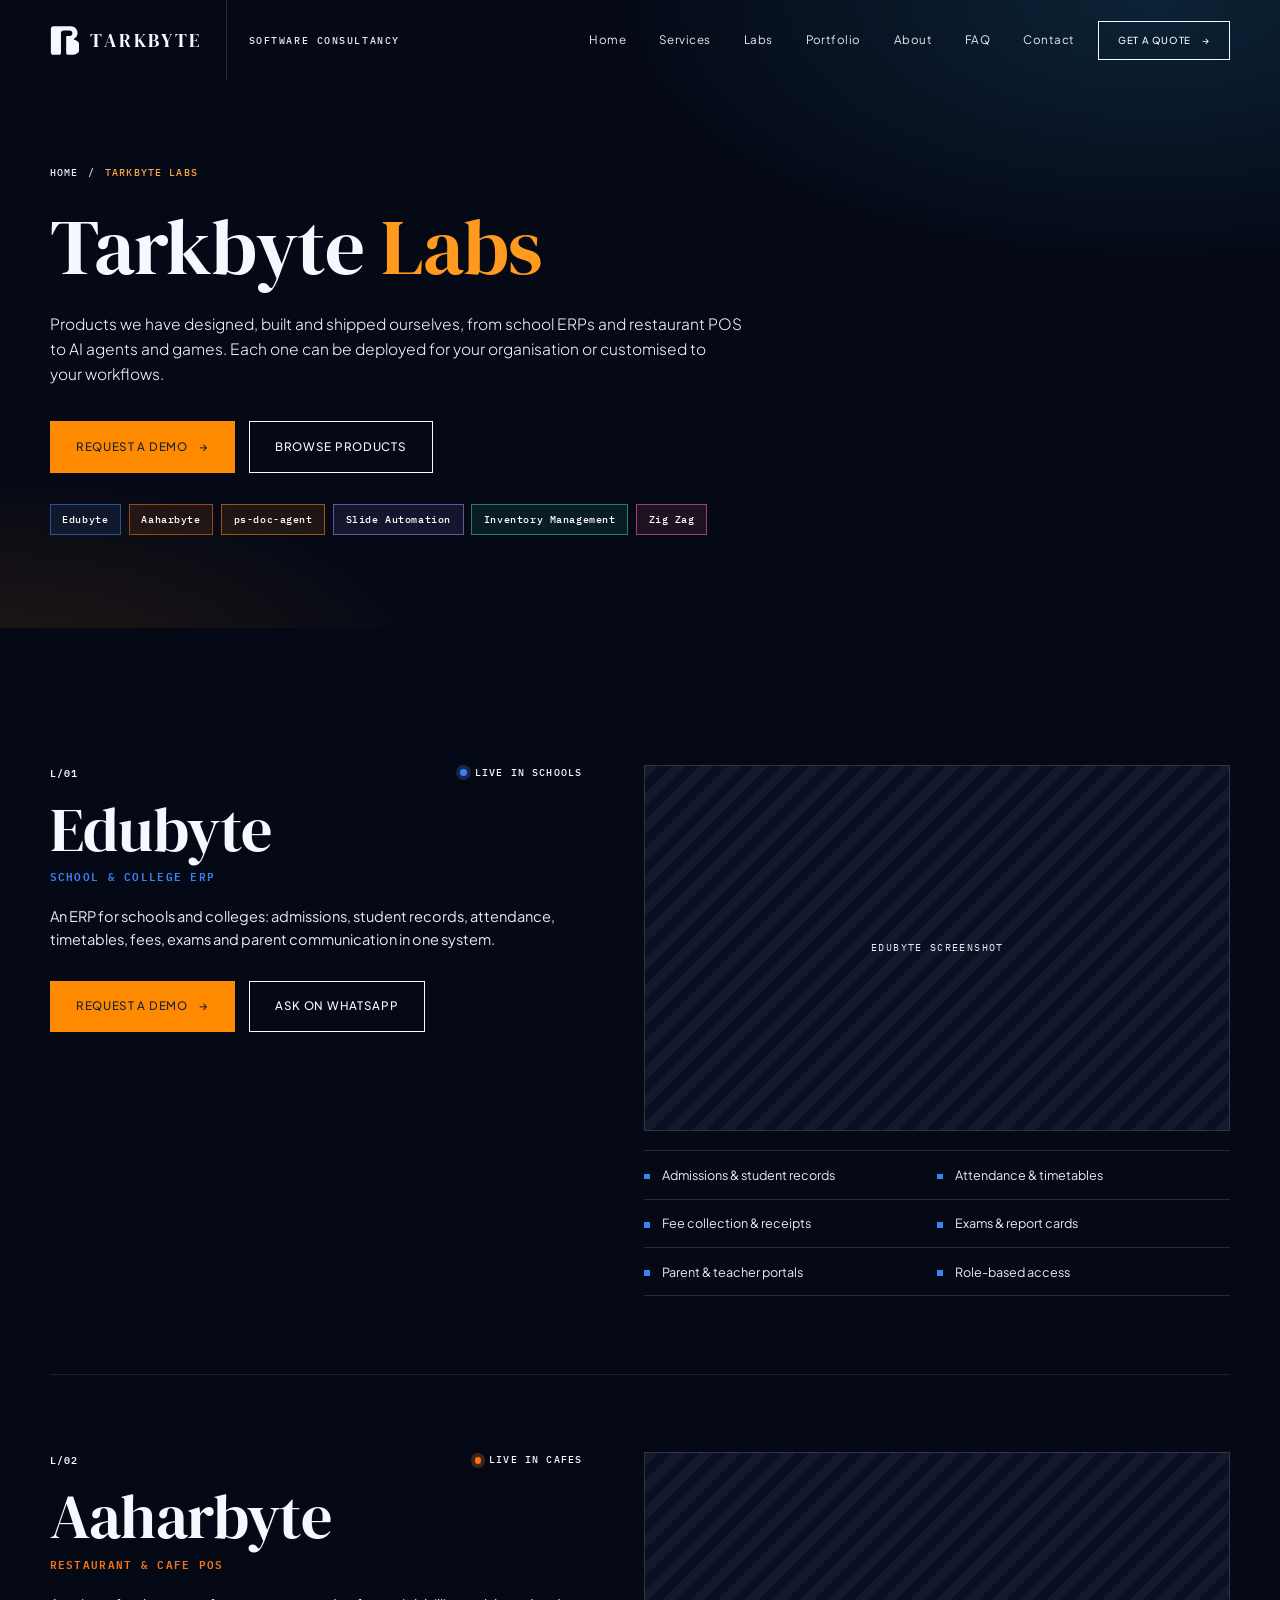
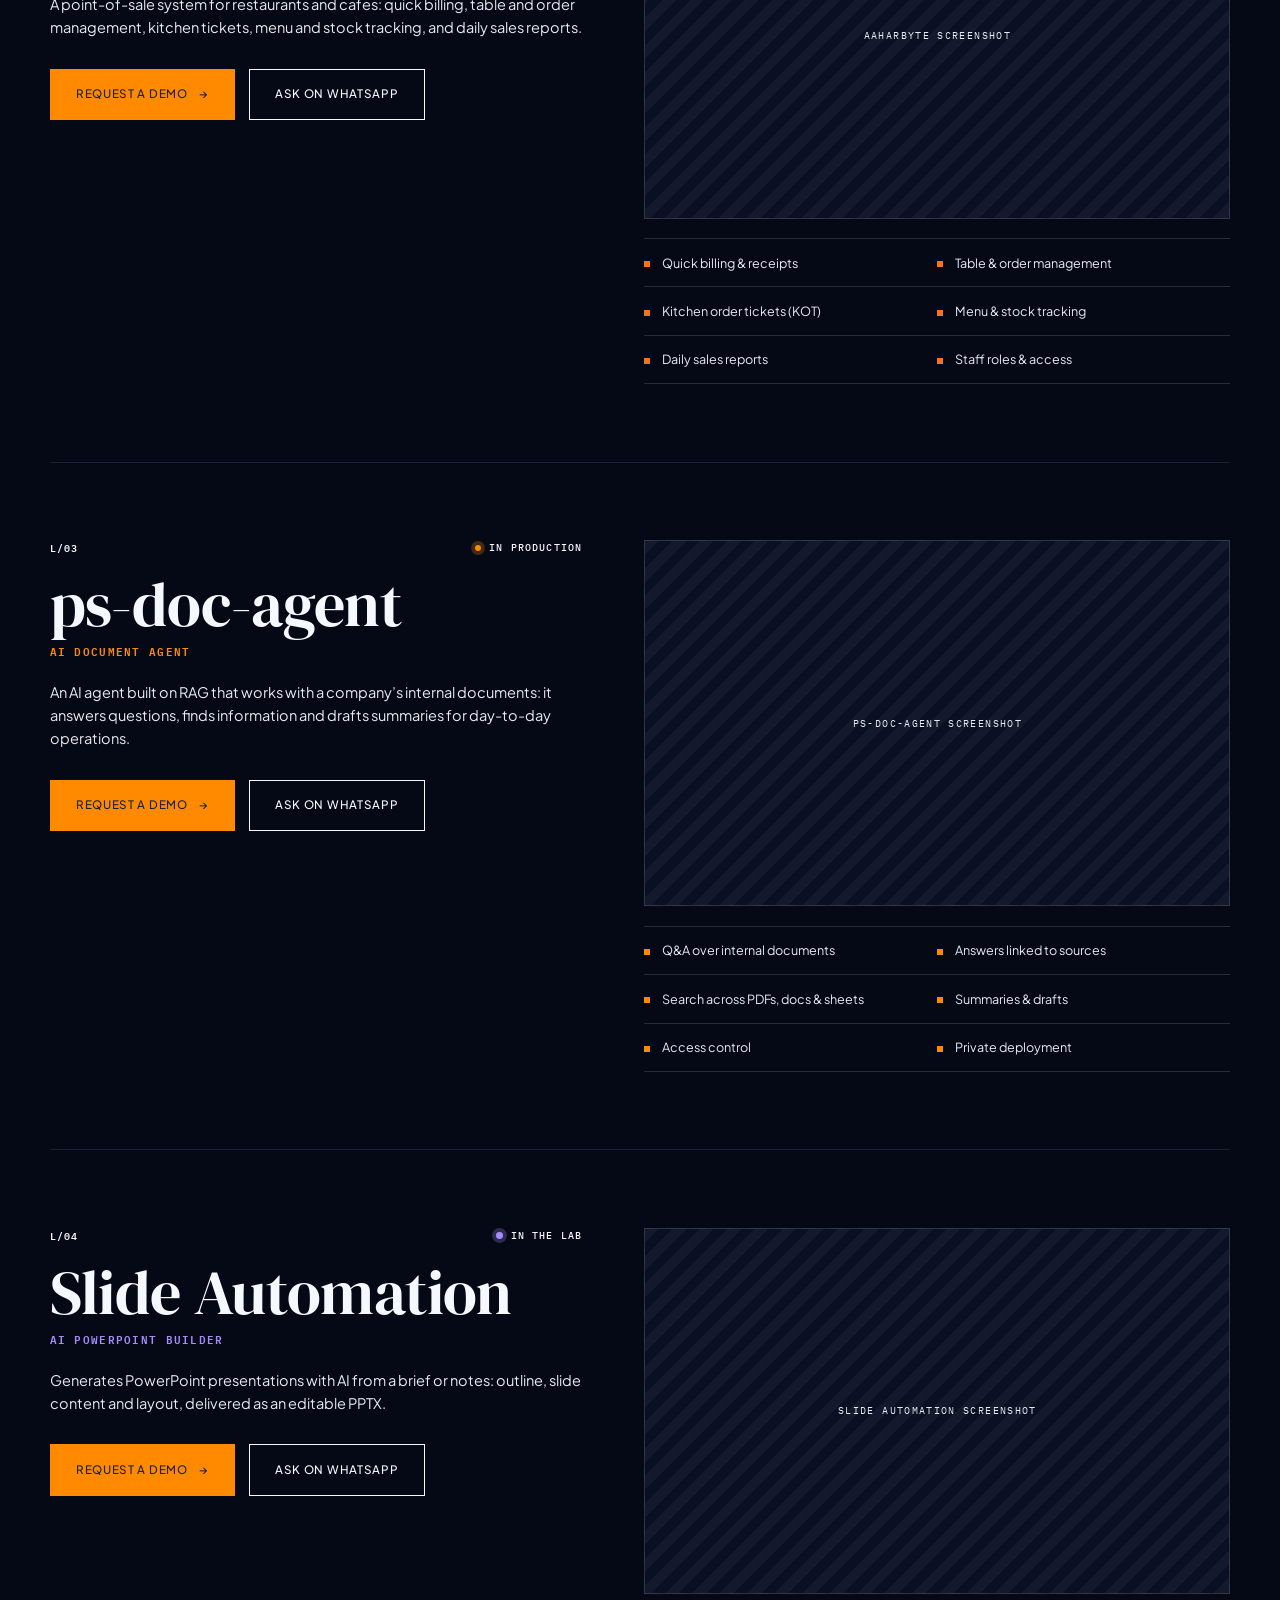
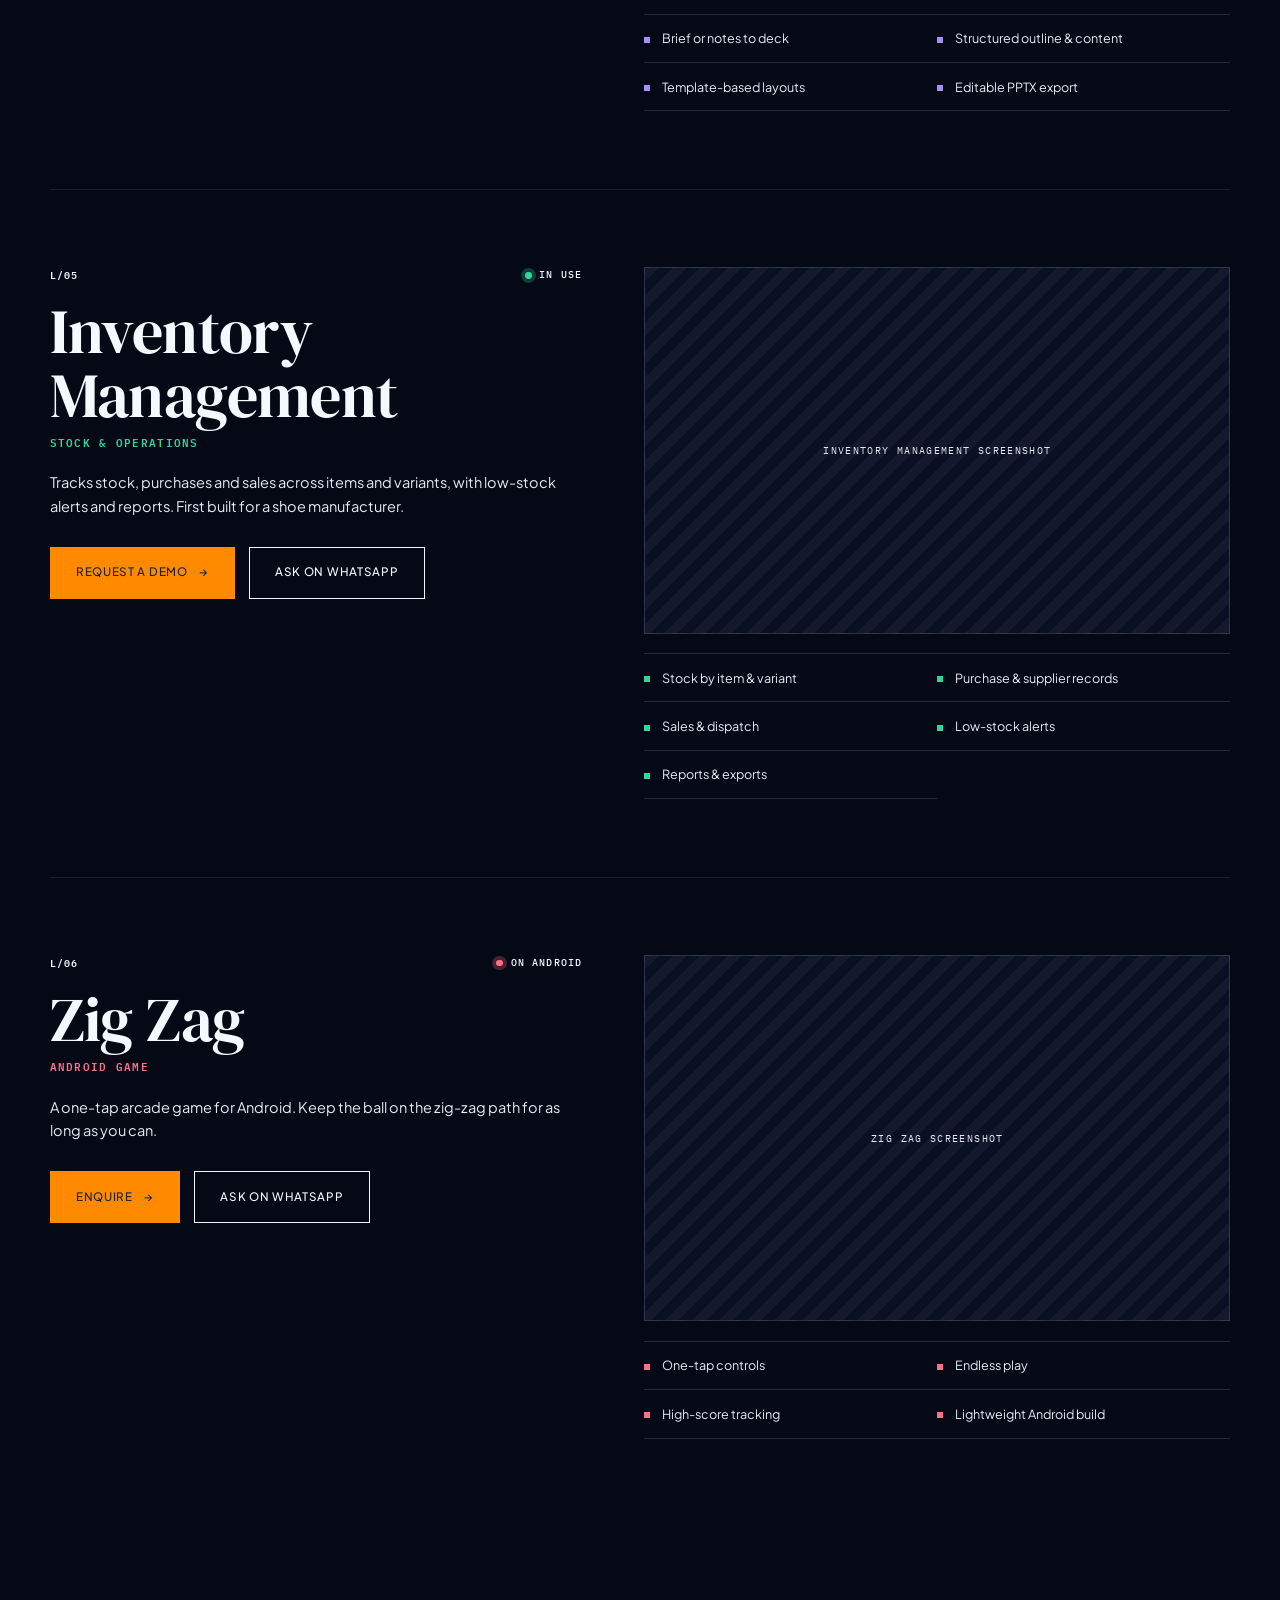
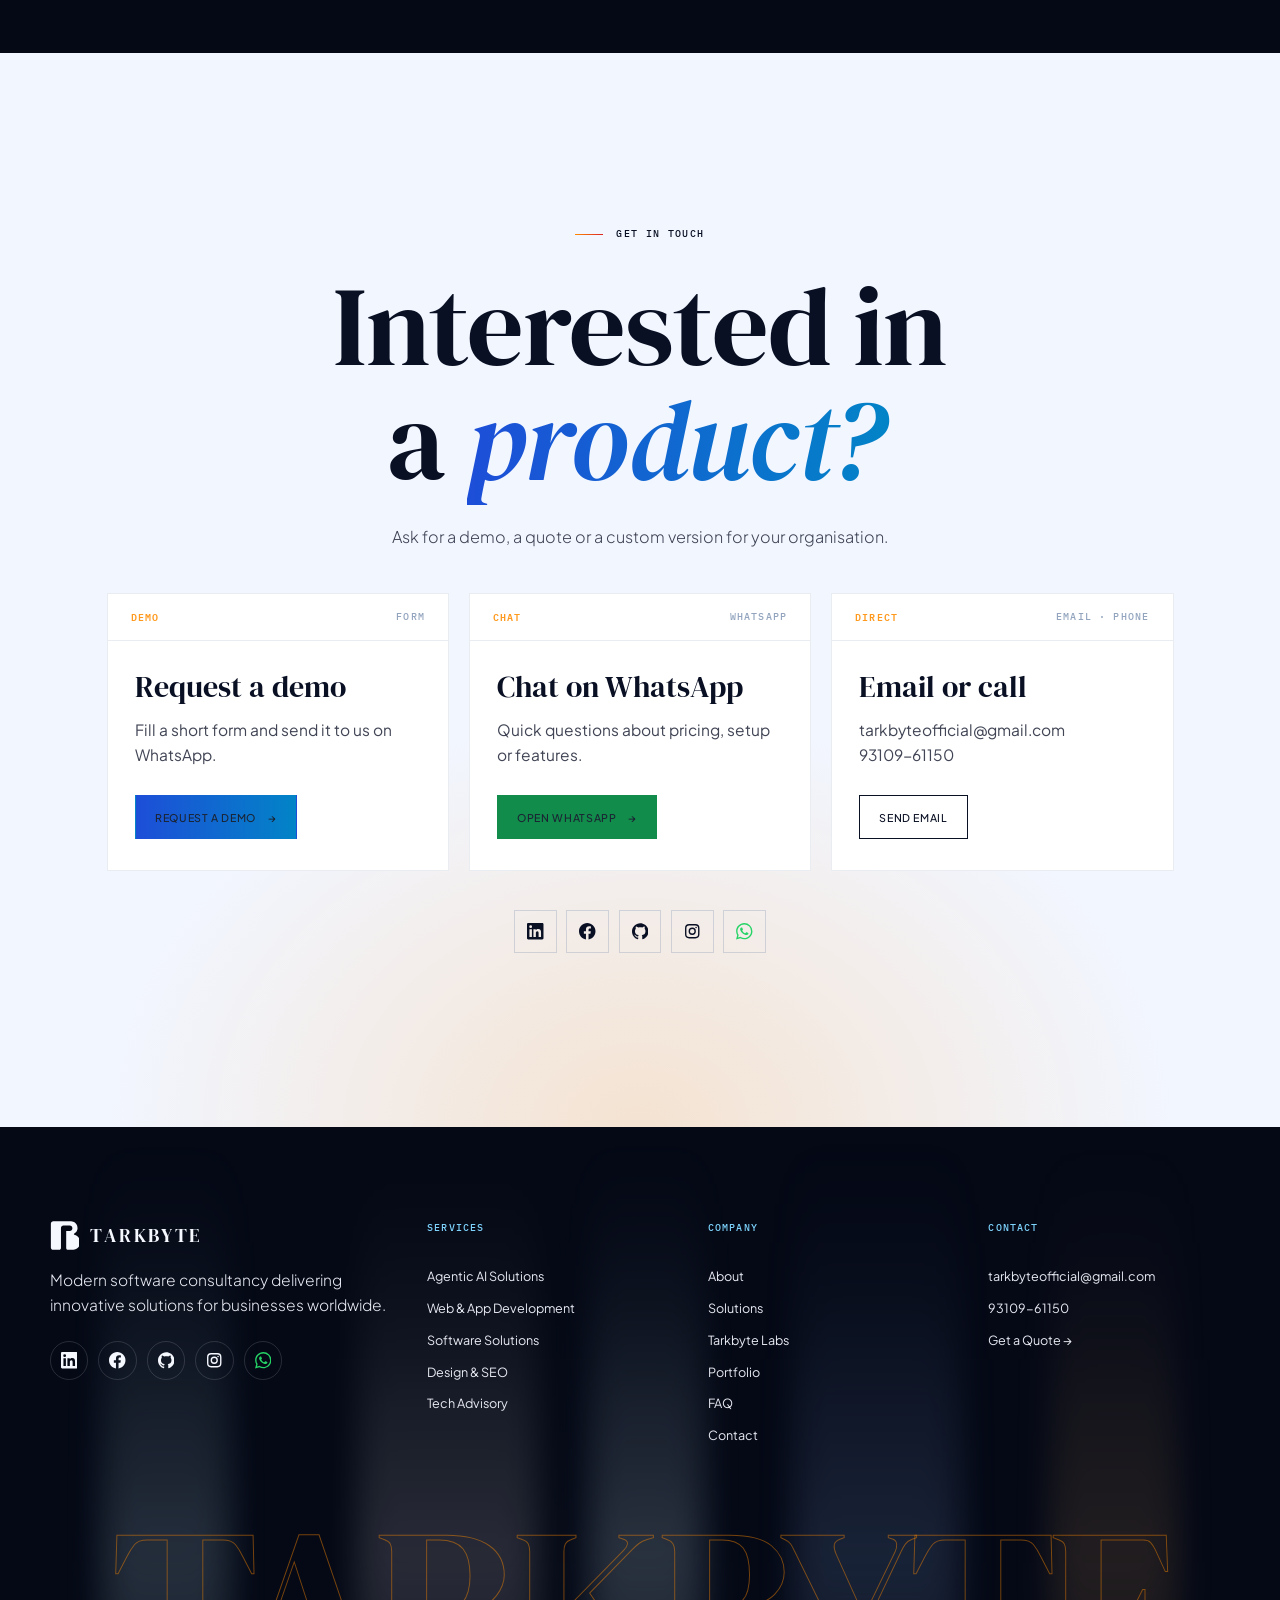
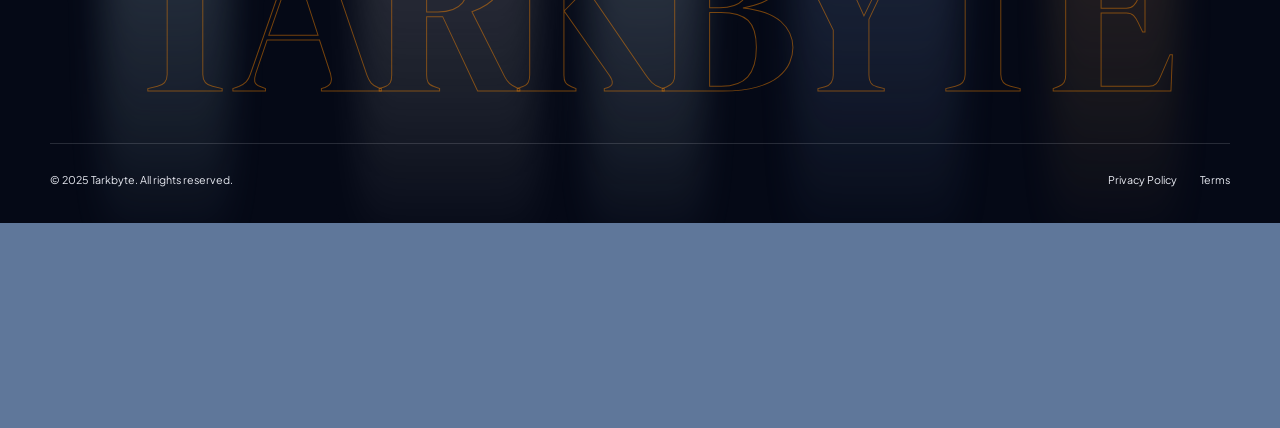
<file: labs.html>
<!DOCTYPE html>
<html lang="en">
<head>
<meta charset="UTF-8">
<meta name="viewport" content="width=device-width, initial-scale=1">
<title>Tarkbyte Labs — Products built by Tarkbyte</title>
<meta name="description" content="Edubyte, Aaharbyte, ps-doc-agent, Slide Automation, Inventory Management and Zig Zag: products designed, built and shipped by Tarkbyte.">
<link rel="preconnect" href="https://fonts.googleapis.com"><link rel="preconnect" href="https://fonts.gstatic.com" crossorigin>
<link href="https://fonts.googleapis.com/css2?family=DM+Serif+Display:ital@0;1&family=Plus+Jakarta+Sans:wght@300;400;500;600;700&family=IBM+Plex+Mono:wght@500;600&family=Archivo:wdth,wght@125,700;125,800&display=swap" rel="stylesheet">
<link rel="stylesheet" href="site-v6d.css">
<link rel="stylesheet" href="inner-v6d.css">
</head>
<body>
<nav id="nav">
<div class="wrap nav-in">
<a class="brand" href="index.html" aria-label="Tarkbyte home"><svg viewBox="240 244 300 314" fill="currentColor"><path d="M377.72,293.43c-14.61,0.07-26.43,11.94-26.43,26.55v216.2c0,10.55-8.55,19.1-19.1,19.1h-63.26c-14.68,0-26.59-11.9-26.59-26.59V272.37c0-14.82,12.02-26.84,26.84-26.84h180.48c0,0,80-5.89,80.68,76.15c0,0,0.34,38.13-35.06,57.87c0,0-10.13,7.190-0.04,11.53c10.09,4.34,62.17,14.17,64.21,84.64c0,0,2.04,66.17-72.26,79.55h-58.27c-11.67,0-21.14-9.460-21.14-21.14V350.87h38.43c15.86,0,28.72-12.86,28.72-28.72v-0.36c0-15.92-12.95-28.81-28.87-28.72L377.72,293.43z"></path></svg><span>Tarkbyte</span></a>
<span class="nav-sub">Software Consultancy</span>
<div class="links"><a href="index.html">Home</a><a href="index.html#services">Services</a><a href="labs.html">Labs</a><a href="index.html#portfolio">Portfolio</a><a href="index.html#about">About</a><a href="index.html#faq">FAQ</a><a href="index.html#contact">Contact</a></div>
<a class="btn btn-line nav-cta" href="#contact" data-form="quote">Get a Quote <span class="arr">→</span></a>
<button class="mnav-btn" id="mnav-btn" type="button" aria-label="Open menu" aria-expanded="false" aria-controls="mnav"><span></span><span></span><span></span></button>
</div>
</nav>
<div class="mnav" id="mnav" aria-hidden="true">
<div class="mnav-in">
<div class="mnav-links" role="navigation" aria-label="Mobile"><a href="index.html" style="--i:0"><span>01</span>Home</a><a href="index.html#services" style="--i:1"><span>02</span>Services</a><a href="labs.html" style="--i:2"><span>03</span>Labs</a><a href="index.html#portfolio" style="--i:3"><span>04</span>Portfolio</a><a href="index.html#about" style="--i:4"><span>05</span>About</a><a href="index.html#faq" style="--i:5"><span>06</span>FAQ</a><a href="index.html#contact" style="--i:6"><span>07</span>Contact</a></div>
<div class="mnav-foot" style="--i:7"><a class="btn btn-solid" href="#contact" data-form="project">Start a Project <span class="arr">→</span></a><a class="btn btn-line" href="#contact" data-form="quote">Get a Quote</a><p><a href="mailto:tarkbyteofficial@gmail.com">tarkbyteofficial@gmail.com</a> · <a href="tel:+919310961150">93109 61150</a></p></div>
</div>
</div>
<header class="phero">
<div class="wrap">
<div class="crumb"><a href="index.html">Home</a><span>/</span><span style="color:#FFA53D">Tarkbyte Labs</span></div>
<h1 class="rv">Tarkbyte <span>Labs</span></h1>
<p class="lede rv">Products we have designed, built and shipped ourselves, from school ERPs and restaurant POS to AI agents and games. Each one can be deployed for your organisation or customised to your workflows.</p>
<div class="phero-ctas rv"><a class="btn btn-solid" href="#contact" data-form="project">Request a Demo <span class="arr">→</span></a><a class="btn btn-line" href="#products">Browse Products</a></div>
<ul class="chips rv"><li style="--c:#3B82F6"><a href="#edubyte">Edubyte</a></li><li style="--c:#F97316"><a href="#aaharbyte">Aaharbyte</a></li><li style="--c:#FF8A00"><a href="#ps-doc-agent">ps-doc-agent</a></li><li style="--c:#A78BFA"><a href="#slide-automation">Slide Automation</a></li><li style="--c:#34D399"><a href="#inventory">Inventory Management</a></li><li style="--c:#FB7185"><a href="#zig-zag">Zig Zag</a></li></ul>
</div>
</header>
<section class="labs" id="products">
<div class="wrap">
<article class="lab-d" id="edubyte" style="--c:#3B82F6">
<div>
<div class="lab-top rv"><b>L/01</b><span class="lab-st"><i></i>Live in schools</span></div>
<h2 class="rv">Edubyte</h2>
<div class="cat rv">School &amp; College ERP</div>
<p class="desc rv">An ERP for schools and colleges: admissions, student records, attendance, timetables, fees, exams and parent communication in one system.</p>
<div class="phero-ctas rv"><a class="btn btn-solid" href="#contact" data-form="project" data-service="Edubyte (School ERP)">Request a Demo <span class="arr">→</span></a><a class="btn btn-line" href="https://wa.me/919310961150?text=Hi%20Tarkbyte%2C%20I%20would%20like%20to%20know%20more%20about%20Edubyte." target="_blank" rel="noopener">Ask on WhatsApp</a></div>
</div>
<div class="rv">
<div class="shot">Edubyte screenshot</div>
<ul class="feats"><li>Admissions &amp; student records</li><li>Attendance &amp; timetables</li><li>Fee collection &amp; receipts</li><li>Exams &amp; report cards</li><li>Parent &amp; teacher portals</li><li>Role-based access</li></ul>
</div>
</article>
<article class="lab-d" id="aaharbyte" style="--c:#F97316">
<div>
<div class="lab-top rv"><b>L/02</b><span class="lab-st"><i></i>Live in cafes</span></div>
<h2 class="rv">Aaharbyte</h2>
<div class="cat rv">Restaurant &amp; Cafe POS</div>
<p class="desc rv">A point-of-sale system for restaurants and cafes: quick billing, table and order management, kitchen tickets, menu and stock tracking, and daily sales reports.</p>
<div class="phero-ctas rv"><a class="btn btn-solid" href="#contact" data-form="project" data-service="Aaharbyte (Restaurant POS)">Request a Demo <span class="arr">→</span></a><a class="btn btn-line" href="https://wa.me/919310961150?text=Hi%20Tarkbyte%2C%20I%20would%20like%20to%20know%20more%20about%20Aaharbyte." target="_blank" rel="noopener">Ask on WhatsApp</a></div>
</div>
<div class="rv">
<div class="shot">Aaharbyte screenshot</div>
<ul class="feats"><li>Quick billing &amp; receipts</li><li>Table &amp; order management</li><li>Kitchen order tickets (KOT)</li><li>Menu &amp; stock tracking</li><li>Daily sales reports</li><li>Staff roles &amp; access</li></ul>
</div>
</article>
<article class="lab-d" id="ps-doc-agent" style="--c:#FF8A00">
<div>
<div class="lab-top rv"><b>L/03</b><span class="lab-st"><i></i>In production</span></div>
<h2 class="rv">ps-doc-agent</h2>
<div class="cat rv">AI Document Agent</div>
<p class="desc rv">An AI agent built on RAG that works with a company’s internal documents: it answers questions, finds information and drafts summaries for day-to-day operations.</p>
<div class="phero-ctas rv"><a class="btn btn-solid" href="#contact" data-form="project" data-service="Other">Request a Demo <span class="arr">→</span></a><a class="btn btn-line" href="https://wa.me/919310961150?text=Hi%20Tarkbyte%2C%20I%20would%20like%20to%20know%20more%20about%20ps-doc-agent." target="_blank" rel="noopener">Ask on WhatsApp</a></div>
</div>
<div class="rv">
<div class="shot">ps-doc-agent screenshot</div>
<ul class="feats"><li>Q&amp;A over internal documents</li><li>Answers linked to sources</li><li>Search across PDFs, docs &amp; sheets</li><li>Summaries &amp; drafts</li><li>Access control</li><li>Private deployment</li></ul>
</div>
</article>
<article class="lab-d" id="slide-automation" style="--c:#A78BFA">
<div>
<div class="lab-top rv"><b>L/04</b><span class="lab-st"><i></i>In the lab</span></div>
<h2 class="rv">Slide Automation</h2>
<div class="cat rv">AI PowerPoint Builder</div>
<p class="desc rv">Generates PowerPoint presentations with AI from a brief or notes: outline, slide content and layout, delivered as an editable PPTX.</p>
<div class="phero-ctas rv"><a class="btn btn-solid" href="#contact" data-form="project" data-service="Other">Request a Demo <span class="arr">→</span></a><a class="btn btn-line" href="https://wa.me/919310961150?text=Hi%20Tarkbyte%2C%20I%20would%20like%20to%20know%20more%20about%20Slide%20Automation." target="_blank" rel="noopener">Ask on WhatsApp</a></div>
</div>
<div class="rv">
<div class="shot">Slide Automation screenshot</div>
<ul class="feats"><li>Brief or notes to deck</li><li>Structured outline &amp; content</li><li>Template-based layouts</li><li>Editable PPTX export</li></ul>
</div>
</article>
<article class="lab-d" id="inventory" style="--c:#34D399">
<div>
<div class="lab-top rv"><b>L/05</b><span class="lab-st"><i></i>In use</span></div>
<h2 class="rv">Inventory Management</h2>
<div class="cat rv">Stock &amp; Operations</div>
<p class="desc rv">Tracks stock, purchases and sales across items and variants, with low-stock alerts and reports. First built for a shoe manufacturer.</p>
<div class="phero-ctas rv"><a class="btn btn-solid" href="#contact" data-form="project" data-service="Other">Request a Demo <span class="arr">→</span></a><a class="btn btn-line" href="https://wa.me/919310961150?text=Hi%20Tarkbyte%2C%20I%20would%20like%20to%20know%20more%20about%20Inventory%20Management." target="_blank" rel="noopener">Ask on WhatsApp</a></div>
</div>
<div class="rv">
<div class="shot">Inventory Management screenshot</div>
<ul class="feats"><li>Stock by item &amp; variant</li><li>Purchase &amp; supplier records</li><li>Sales &amp; dispatch</li><li>Low-stock alerts</li><li>Reports &amp; exports</li></ul>
</div>
</article>
<article class="lab-d" id="zig-zag" style="--c:#FB7185">
<div>
<div class="lab-top rv"><b>L/06</b><span class="lab-st"><i></i>On Android</span></div>
<h2 class="rv">Zig Zag</h2>
<div class="cat rv">Android Game</div>
<p class="desc rv">A one-tap arcade game for Android. Keep the ball on the zig-zag path for as long as you can.</p>
<div class="phero-ctas rv"><a class="btn btn-solid" href="#contact" data-form="project" data-service="Other">Enquire <span class="arr">→</span></a><a class="btn btn-line" href="https://wa.me/919310961150?text=Hi%20Tarkbyte%2C%20I%20would%20like%20to%20know%20more%20about%20Zig%20Zag." target="_blank" rel="noopener">Ask on WhatsApp</a></div>
</div>
<div class="rv">
<div class="shot">Zig Zag screenshot</div>
<ul class="feats"><li>One-tap controls</li><li>Endless play</li><li>High-score tracking</li><li>Lightweight Android build</li></ul>
</div>
</article>
</div>
</section>
<section class="cta" id="contact" data-wa-zone>
<div class="wrap">
<div class="label rv">Get in Touch</div>
<h2 class="rv">Interested in a <em>product?</em></h2>
<p class="lede rv">Ask for a demo, a quote or a custom version for your organisation.</p>
<div class="copts">
<article class="path rv"><div class="cc-meta"><span class="cc-v">Demo</span><span>Form</span></div><div class="path-b"><h3>Request a demo</h3><p>Fill a short form and send it to us on WhatsApp.</p><div class="path-ctas"><a class="btn btn-solid" href="#contact" data-form="project">Request a Demo <span class="arr">→</span></a></div></div></article>
<article class="path rv"><div class="cc-meta"><span class="cc-v">Chat</span><span>WhatsApp</span></div><div class="path-b"><h3>Chat on WhatsApp</h3><p>Quick questions about pricing, setup or features.</p><div class="path-ctas"><a class="btn btn-solid" style="background:#128C4B" href="https://wa.me/919310961150?text=Hi%20Tarkbyte%2C%20I%20have%20a%20question%20about%20Tarkbyte%20Labs%20products." target="_blank" rel="noopener">Open WhatsApp <span class="arr">→</span></a></div></div></article>
<article class="path rv"><div class="cc-meta"><span class="cc-v">Direct</span><span>Email · Phone</span></div><div class="path-b"><h3>Email or call</h3><p><a href="mailto:tarkbyteofficial@gmail.com">tarkbyteofficial@gmail.com</a><br><a href="tel:+919310961150">93109-61150</a></p><div class="path-ctas"><a class="btn btn-line" href="mailto:tarkbyteofficial@gmail.com">Send Email</a></div></div></article>
</div>
<div class="c-social rv" style="margin-top:40px"><a href="https://www.linkedin.com/in/tarkbyte-consultancy-services-7161153a/" target="_blank" rel="noopener" aria-label="LinkedIn"><svg viewBox="0 0 24 24" fill="currentColor" aria-hidden="true"><path d="M20.447 20.452h-3.554v-5.569c0-1.328-.027-3.037-1.852-3.037-1.853 0-2.136 1.445-2.136 2.939v5.667H9.351V9h3.414v1.561h.046c.477-.9 1.637-1.85 3.37-1.85 3.601 0 4.267 2.37 4.267 5.455v6.286zM5.337 7.433a2.062 2.062 0 1 1 0-4.125 2.062 2.062 0 0 1 0 4.125zM7.119 20.452H3.555V9h3.564v11.452zM22.225 0H1.771C.792 0 0 .774 0 1.729v20.542C0 23.227.792 24 1.771 24h20.451C23.2 24 24 23.227 24 22.271V1.729C24 .774 23.2 0 22.222 0h.003z"/></svg></a><a href="https://www.facebook.com/" target="_blank" rel="noopener" aria-label="Facebook"><svg viewBox="0 0 24 24" fill="currentColor" aria-hidden="true"><path d="M24 12.073C24 5.405 18.627 0 12 0S0 5.405 0 12.073C0 18.1 4.388 23.094 10.125 24v-8.437H7.078v-3.49h3.047V9.413c0-3.025 1.792-4.697 4.533-4.697 1.312 0 2.686.236 2.686.236v2.971H15.83c-1.491 0-1.956.93-1.956 1.886v2.264h3.328l-.532 3.49h-2.796V24C19.612 23.094 24 18.1 24 12.073z"/></svg></a><a href="https://github.com/takbyte-consultancy" target="_blank" rel="noopener" aria-label="GitHub"><svg viewBox="0 0 24 24" fill="currentColor" aria-hidden="true"><path d="M12 .297c-6.63 0-12 5.373-12 12 0 5.303 3.438 9.8 8.205 11.385.6.113.82-.258.82-.577 0-.285-.01-1.04-.015-2.04-3.338.724-4.042-1.61-4.042-1.61C4.422 18.07 3.633 17.7 3.633 17.7c-1.087-.744.084-.729.084-.729 1.205.084 1.838 1.236 1.838 1.236 1.07 1.835 2.809 1.305 3.495.998.108-.776.417-1.305.76-1.605-2.665-.3-5.466-1.332-5.466-5.93 0-1.31.465-2.38 1.235-3.22-.135-.303-.54-1.523.105-3.176 0 0 1.005-.322 3.3 1.23.96-.267 1.98-.399 3-.405 1.02.006 2.04.138 3 .405 2.28-1.552 3.285-1.23 3.285-1.23.645 1.653.24 2.873.12 3.176.765.84 1.23 1.91 1.23 3.22 0 4.61-2.805 5.625-5.475 5.92.42.36.81 1.096.81 2.22 0 1.606-.015 2.896-.015 3.286 0 .315.21.69.825.57C20.565 22.092 24 17.592 24 12.297c0-6.627-5.373-12-12-12"/></svg></a><a href="https://www.instagram.com/tarkbyte/" target="_blank" rel="noopener" aria-label="Instagram"><svg viewBox="0 0 24 24" fill="none" stroke="currentColor" stroke-width="2" aria-hidden="true"><rect x="2.5" y="2.5" width="19" height="19" rx="5"></rect><circle cx="12" cy="12" r="4.3"></circle><circle cx="17.6" cy="6.4" r="1.1" fill="currentColor" stroke="none"></circle></svg></a><a class="soc-wa" href="https://wa.me/919310961150?text=Hi%20Tarkbyte%2C%20I%20would%20like%20to%20know%20more%20about%20your%20services." target="_blank" rel="noopener" aria-label="WhatsApp"><svg viewBox="0 0 24 24" fill="currentColor" aria-hidden="true"><path d="M17.472 14.382c-.297-.149-1.758-.867-2.03-.967-.273-.099-.471-.148-.67.15-.197.297-.767.966-.94 1.164-.173.199-.347.223-.644.075-.297-.15-1.255-.463-2.39-1.475-.883-.788-1.48-1.761-1.653-2.059-.173-.297-.018-.458.13-.606.134-.133.298-.347.446-.52.149-.174.198-.298.298-.497.099-.198.05-.371-.025-.52-.075-.149-.669-1.612-.916-2.207-.242-.579-.487-.5-.669-.51-.173-.008-.371-.01-.57-.01-.198 0-.52.074-.792.372-.272.297-1.04 1.016-1.04 2.479 0 1.462 1.065 2.875 1.213 3.074.149.198 2.096 3.2 5.077 4.487.709.306 1.262.489 1.694.625.712.227 1.36.195 1.871.118.571-.085 1.758-.719 2.006-1.413.248-.694.248-1.289.173-1.413-.074-.124-.272-.198-.57-.347m-5.421 7.403h-.004a9.87 9.87 0 01-5.031-1.378l-.361-.214-3.741.982.998-3.648-.235-.374a9.86 9.86 0 01-1.51-5.26c.001-5.45 4.436-9.884 9.888-9.884 2.64 0 5.122 1.03 6.988 2.898a9.825 9.825 0 012.893 6.994c-.003 5.45-4.437 9.884-9.885 9.884m8.413-18.297A11.815 11.815 0 0012.05 0C5.495 0 .16 5.335.157 11.892c0 2.096.547 4.142 1.588 5.945L.057 24l6.305-1.654a11.882 11.882 0 005.683 1.448h.005c6.554 0 11.89-5.335 11.893-11.893a11.821 11.821 0 00-3.48-8.413Z"></path></svg></a></div>
</div>
</section>
<footer>
<div class="wrap">
<div class="f-top">
<div class="about"><a class="brand" href="index.html#top"><svg viewBox="240 244 300 314" fill="currentColor" style="width:30px;height:30px"><path d="M377.72,293.43c-14.61,0.07-26.43,11.94-26.43,26.55v216.2c0,10.55-8.55,19.1-19.1,19.1h-63.26c-14.68,0-26.59-11.9-26.59-26.59V272.37c0-14.82,12.02-26.84,26.84-26.84h180.48c0,0,80-5.89,80.68,76.15c0,0,0.34,38.13-35.06,57.87c0,0-10.13,7.19-0.04,11.53c10.09,4.34,62.17,14.17,64.21,84.64c0,0,2.04,66.17-72.26,79.55h-58.27c-11.67,0-21.14-9.46-21.14-21.14V350.87h38.43c15.86,0,28.72-12.86,28.72-28.72v-0.36c0-15.920-12.95-28.81-28.87-28.72L377.72,293.43z"></path></svg><span>Tarkbyte</span></a><p>Modern software consultancy delivering innovative solutions for businesses worldwide.</p><div class="socials"><a href="https://www.linkedin.com/in/tarkbyte-consultancy-services-7161153a/" target="_blank" rel="noopener" aria-label="LinkedIn"><svg viewBox="0 0 24 24" fill="currentColor" aria-hidden="true"><path d="M20.447 20.452h-3.554v-5.569c0-1.328-.027-3.037-1.852-3.037-1.853 0-2.136 1.445-2.136 2.939v5.667H9.351V9h3.414v1.561h.046c.477-.9 1.637-1.85 3.37-1.85 3.601 0 4.267 2.37 4.267 5.455v6.286zM5.337 7.433a2.062 2.062 0 1 1 0-4.125 2.062 2.062 0 0 1 0 4.125zM7.119 20.452H3.555V9h3.564v11.452zM22.225 0H1.771C.792 0 0 .774 0 1.729v20.542C0 23.227.792 24 1.771 24h20.451C23.2 24 24 23.227 24 22.271V1.729C24 .774 23.2 0 22.222 0h.003z"/></svg></a><a href="https://www.facebook.com/" target="_blank" rel="noopener" aria-label="Facebook"><svg viewBox="0 0 24 24" fill="currentColor" aria-hidden="true"><path d="M24 12.073C24 5.405 18.627 0 12 0S0 5.405 0 12.073C0 18.1 4.388 23.094 10.125 24v-8.437H7.078v-3.49h3.047V9.413c0-3.025 1.792-4.697 4.533-4.697 1.312 0 2.686.236 2.686.236v2.971H15.83c-1.491 0-1.956.93-1.956 1.886v2.264h3.328l-.532 3.49h-2.796V24C19.612 23.094 24 18.1 24 12.073z"/></svg></a><a href="https://github.com/takbyte-consultancy" target="_blank" rel="noopener" aria-label="GitHub"><svg viewBox="0 0 24 24" fill="currentColor" aria-hidden="true"><path d="M12 .297c-6.63 0-12 5.373-12 12 0 5.303 3.438 9.8 8.205 11.385.6.113.82-.258.82-.577 0-.285-.01-1.04-.015-2.04-3.338.724-4.042-1.61-4.042-1.61C4.422 18.07 3.633 17.7 3.633 17.7c-1.087-.744.084-.729.084-.729 1.205.084 1.838 1.236 1.838 1.236 1.07 1.835 2.809 1.305 3.495.998.108-.776.417-1.305.76-1.605-2.665-.3-5.466-1.332-5.466-5.93 0-1.31.465-2.38 1.235-3.22-.135-.303-.54-1.523.105-3.176 0 0 1.005-.322 3.3 1.23.96-.267 1.98-.399 3-.405 1.02.006 2.04.138 3 .405 2.28-1.552 3.285-1.23 3.285-1.23.645 1.653.24 2.873.12 3.176.765.84 1.23 1.91 1.23 3.22 0 4.61-2.805 5.625-5.475 5.92.42.36.81 1.096.81 2.22 0 1.606-.015 2.896-.015 3.286 0 .315.21.69.825.57C20.565 22.092 24 17.592 24 12.297c0-6.627-5.373-12-12-12"/></svg></a><a href="https://www.instagram.com/tarkbyte/" target="_blank" rel="noopener" aria-label="Instagram"><svg viewBox="0 0 24 24" fill="none" stroke="currentColor" stroke-width="2" aria-hidden="true"><rect x="2.5" y="2.5" width="19" height="19" rx="5"></rect><circle cx="12" cy="12" r="4.3"></circle><circle cx="17.6" cy="6.4" r="1.1" fill="currentColor" stroke="none"></circle></svg></a><a class="soc-wa" href="https://wa.me/919310961150?text=Hi%20Tarkbyte%2C%20I%20would%20like%20to%20know%20more%20about%20your%20services." target="_blank" rel="noopener" aria-label="WhatsApp"><svg viewBox="0 0 24 24" fill="currentColor" aria-hidden="true"><path d="M17.472 14.382c-.297-.149-1.758-.867-2.03-.967-.273-.099-.471-.148-.67.15-.197.297-.767.966-.94 1.164-.173.199-.347.223-.644.075-.297-.15-1.255-.463-2.39-1.475-.883-.788-1.48-1.761-1.653-2.059-.173-.297-.018-.458.13-.606.134-.133.298-.347.446-.52.149-.174.198-.298.298-.497.099-.198.05-.371-.025-.52-.075-.149-.669-1.612-.916-2.207-.242-.579-.487-.5-.669-.51-.173-.008-.371-.01-.57-.01-.198 0-.52.074-.792.372-.272.297-1.04 1.016-1.04 2.479 0 1.462 1.065 2.875 1.213 3.074.149.198 2.096 3.2 5.077 4.487.709.306 1.262.489 1.694.625.712.227 1.36.195 1.871.118.571-.085 1.758-.719 2.006-1.413.248-.694.248-1.289.173-1.413-.074-.124-.272-.198-.57-.347m-5.421 7.403h-.004a9.87 9.87 0 01-5.031-1.378l-.361-.214-3.741.982.998-3.648-.235-.374a9.86 9.86 0 01-1.51-5.26c.001-5.45 4.436-9.884 9.888-9.884 2.64 0 5.122 1.03 6.988 2.898a9.825 9.825 0 012.893 6.994c-.003 5.45-4.437 9.884-9.885 9.884m8.413-18.297A11.815 11.815 0 0012.05 0C5.495 0 .16 5.335.157 11.892c0 2.096.547 4.142 1.588 5.945L.057 24l6.305-1.654a11.882 11.882 0 005.683 1.448h.005c6.554 0 11.89-5.335 11.893-11.893a11.821 11.821 0 00-3.48-8.413Z"></path></svg></a></div></div>
<div class="col"><h4>Services</h4><a href="services/agentic-ai.html">Agentic AI Solutions</a><a href="services/web-app-development.html">Web &amp; App Development</a><a href="services/software-solutions.html">Software Solutions</a><a href="services/design-seo.html">Design &amp; SEO</a><a href="services/tech-advisory.html">Tech Advisory</a></div>
<div class="col"><h4>Company</h4><a href="index.html#about">About</a><a href="index.html#solutions">Solutions</a><a href="labs.html">Tarkbyte Labs</a><a href="index.html#portfolio">Portfolio</a><a href="index.html#faq">FAQ</a><a href="#contact">Contact</a></div>
<div class="col"><h4>Contact</h4><a href="mailto:tarkbyteofficial@gmail.com">tarkbyteofficial@gmail.com</a><a href="tel:9310961150">93109-61150</a><a href="#contact" data-form="quote">Get a Quote →</a></div>
</div>
<div class="wordmark">TARKBYTE</div>
<div class="f-bot"><span>© 2025 Tarkbyte. All rights reserved.</span><div><a href="index.html#">Privacy Policy</a><a href="index.html#">Terms</a></div></div>
</div>
</footer>
<script>
(()=>{const b=document.getElementById('mnav-btn'),m=document.getElementById('mnav'),r=document.documentElement;if(!b)return;
const set=o=>{r.classList.toggle('mnav-open',o);b.setAttribute('aria-expanded',o);b.setAttribute('aria-label',o?'Close menu':'Open menu');m.setAttribute('aria-hidden',!o);r.style.overflow=o?'hidden':''};
b.addEventListener('click',()=>set(!r.classList.contains('mnav-open')));m.querySelectorAll('a').forEach(a=>a.addEventListener('click',()=>set(false)));
addEventListener('keydown',e=>{if(e.key==='Escape')set(false)});addEventListener('resize',()=>{if(innerWidth>960)set(false)});})();
</script>
<script src="site.js"></script>
<script src="beams.js"></script>
</body>
</html>
</file>
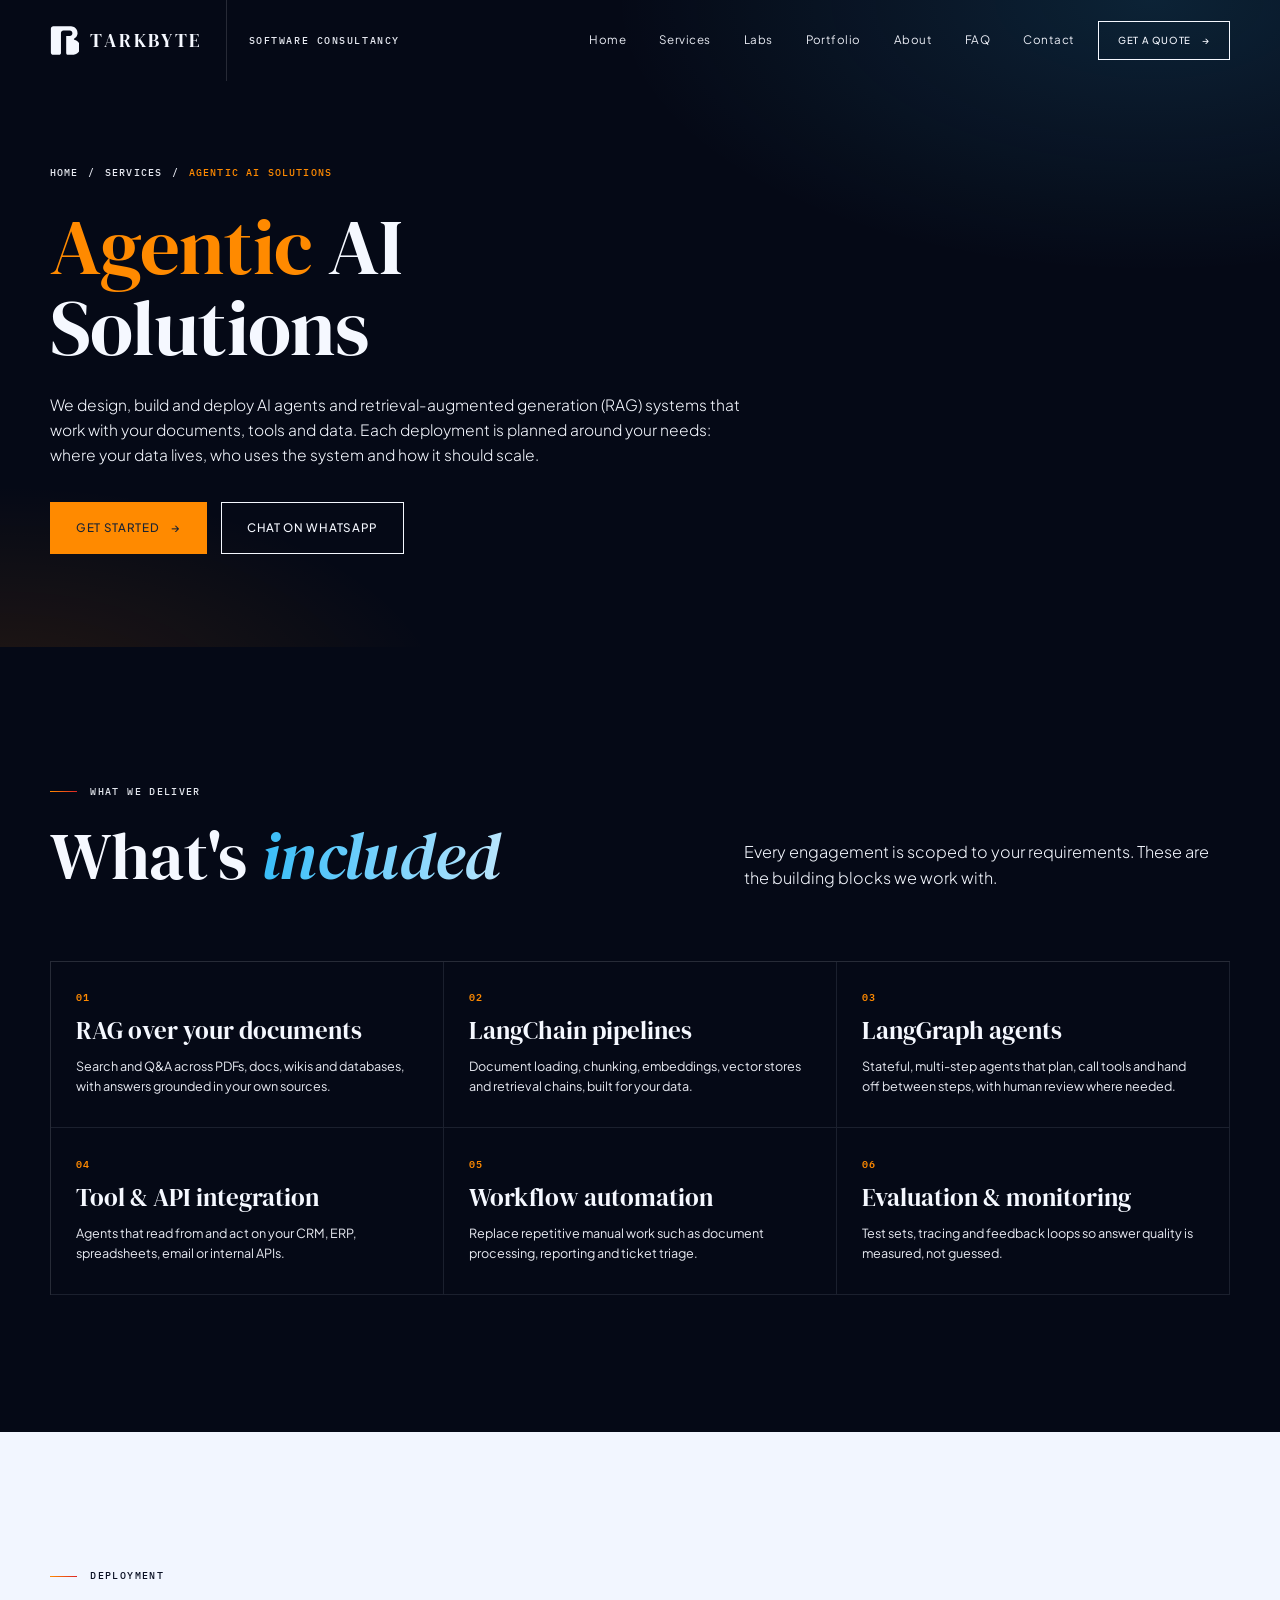
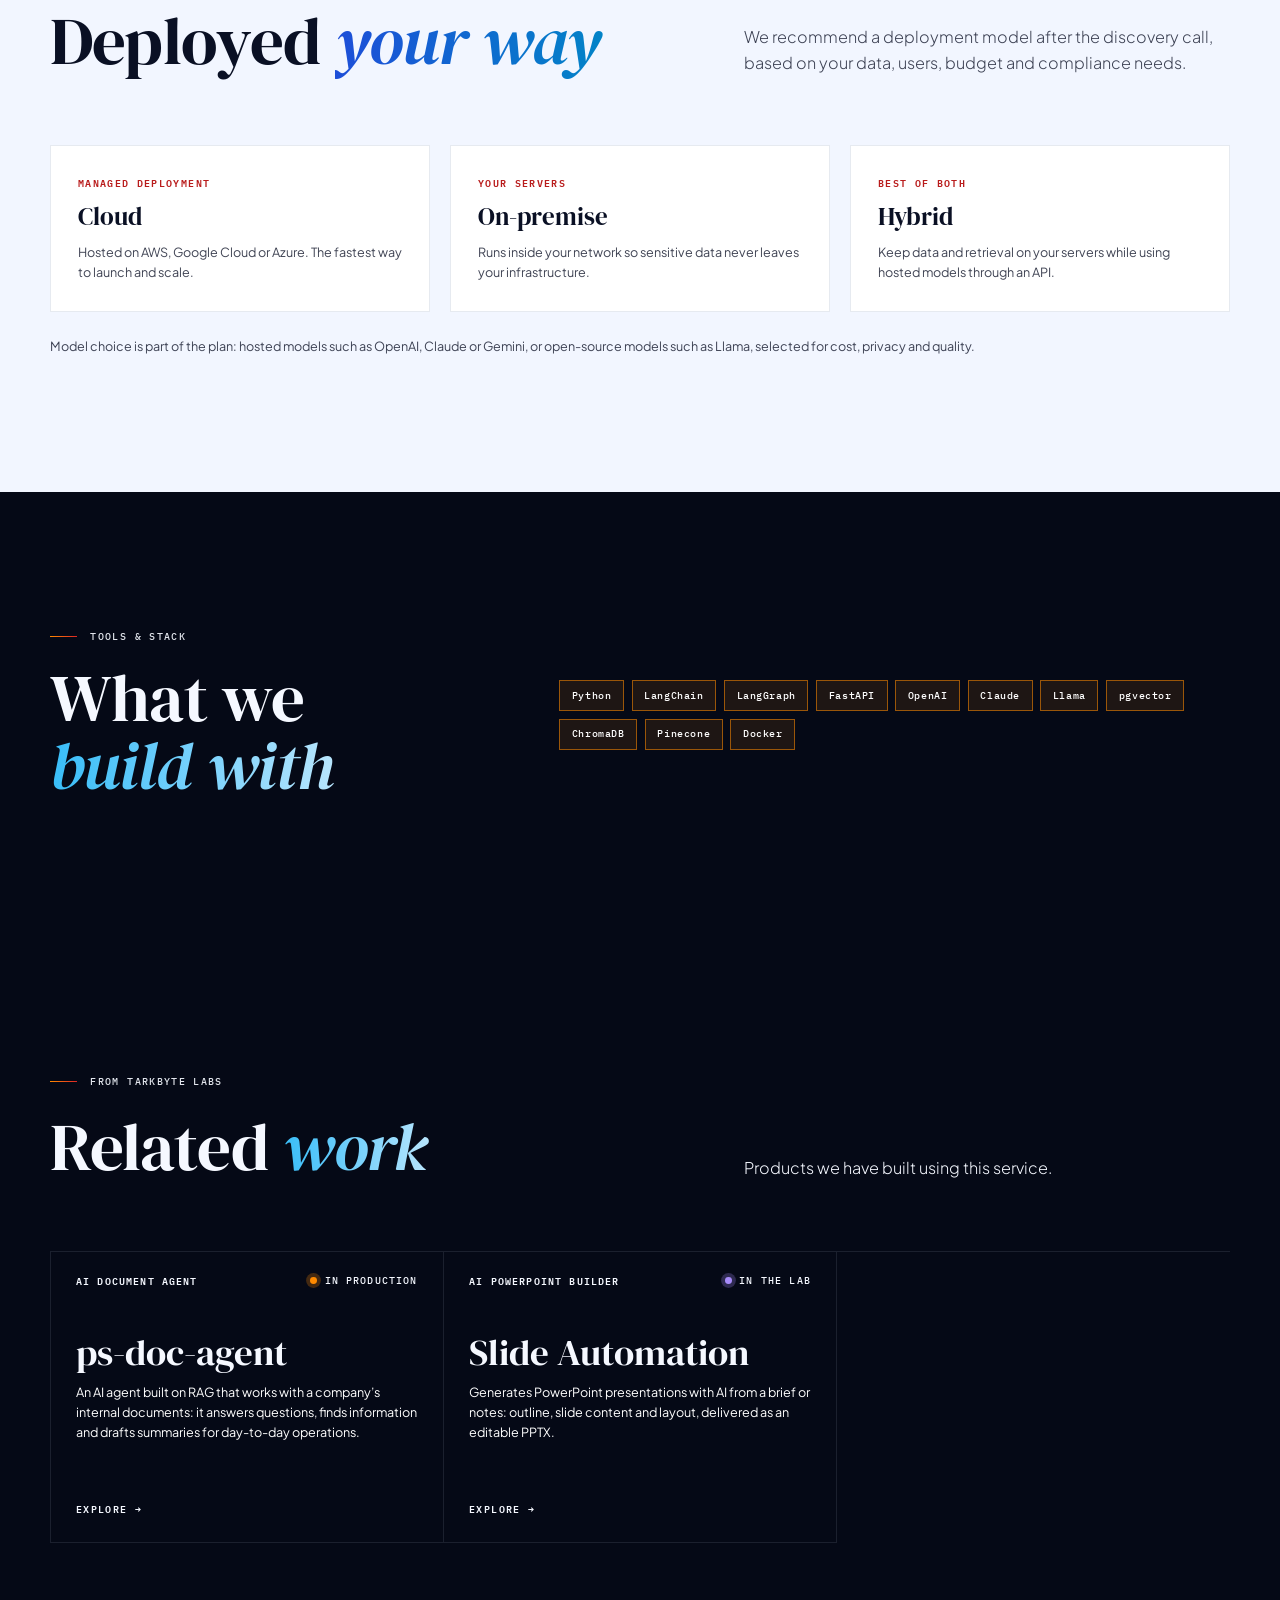
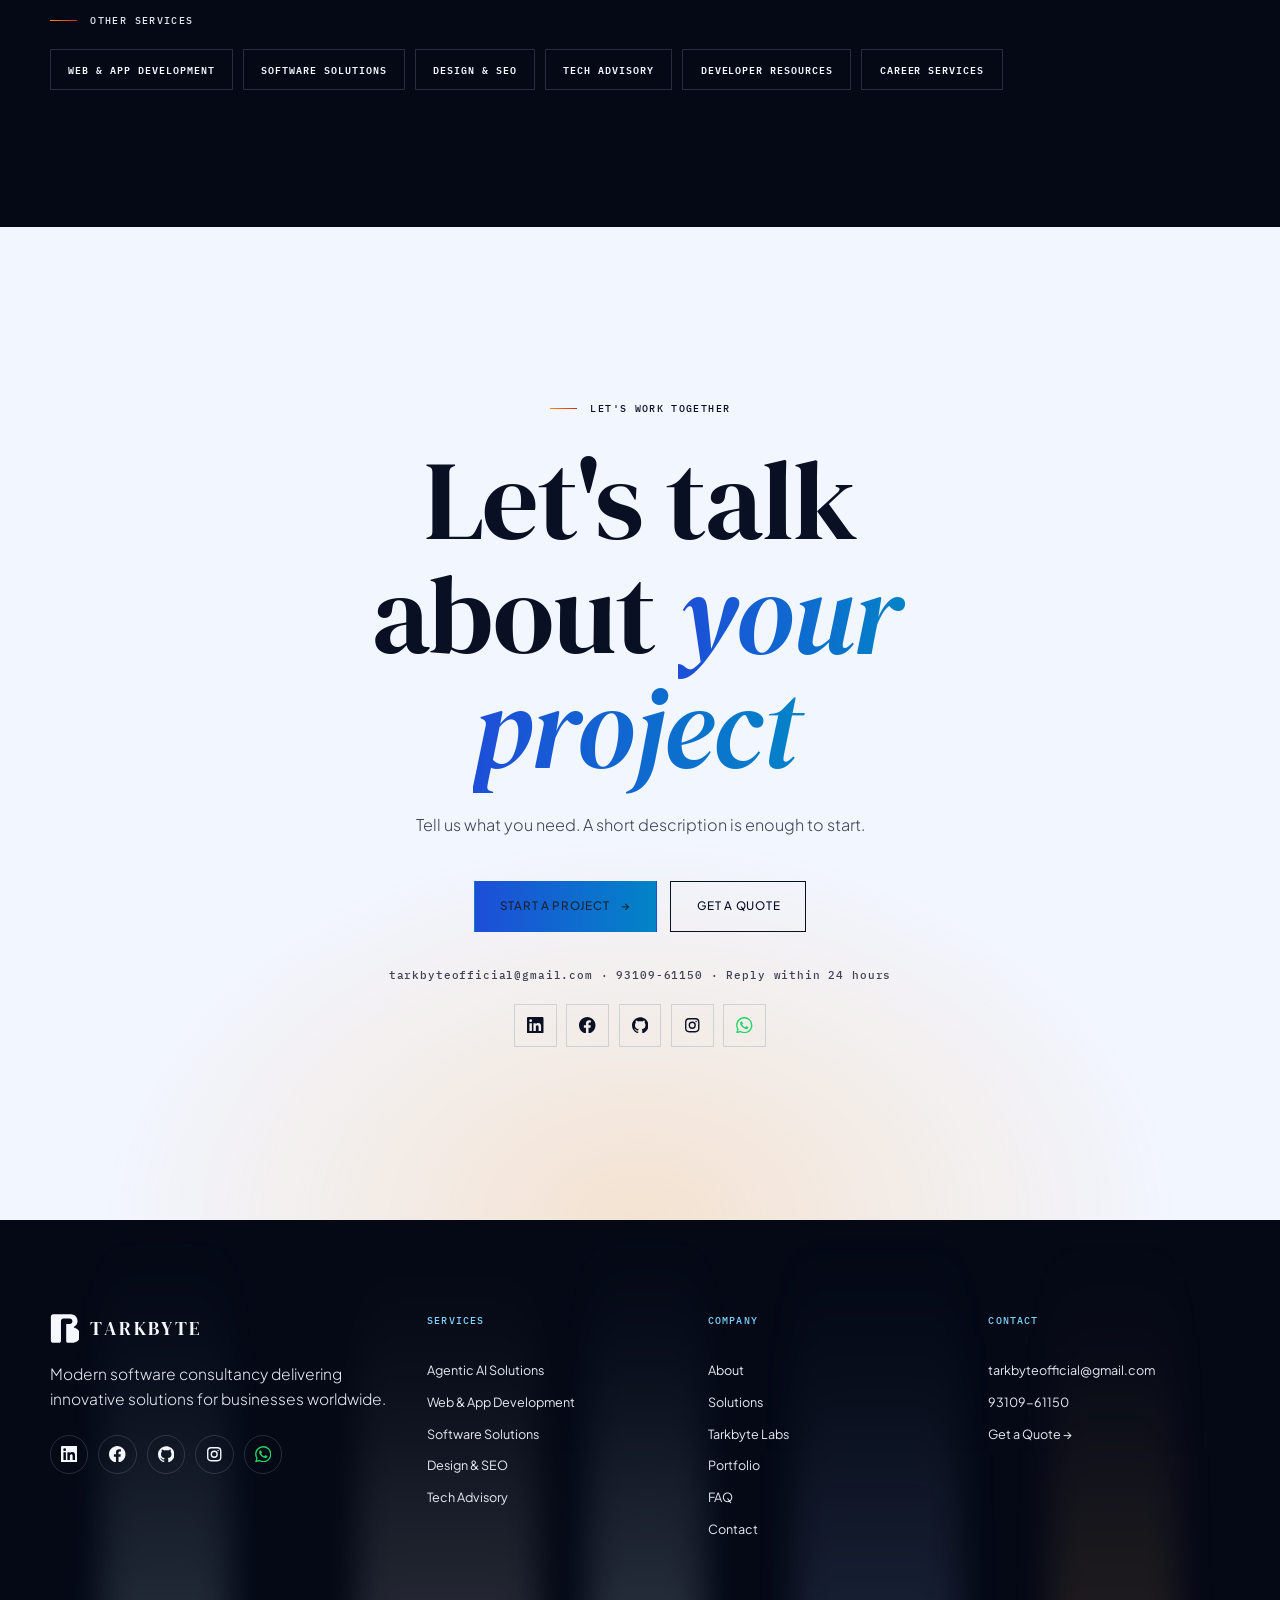
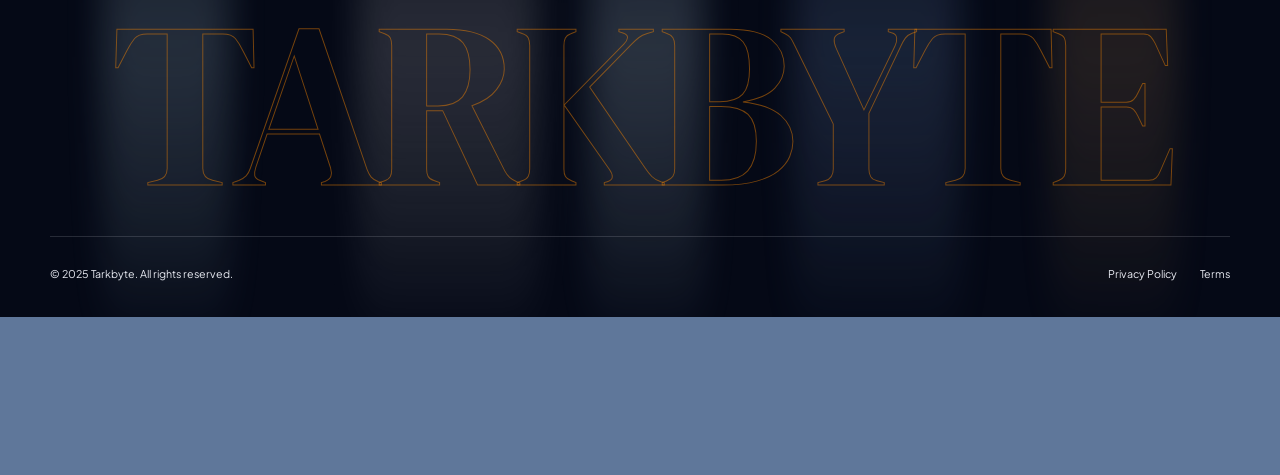
<file: services/agentic-ai.html>
<!DOCTYPE html>
<html lang="en">
<head>
<meta charset="UTF-8">
<meta name="viewport" content="width=device-width, initial-scale=1">
<title>Agentic AI Solutions — Tarkbyte</title>
<meta name="description" content="We design, build and deploy AI agents and retrieval-augmented generation (RAG) systems that work with your documents, tools and data. Each deployment is pl">
<link rel="preconnect" href="https://fonts.googleapis.com"><link rel="preconnect" href="https://fonts.gstatic.com" crossorigin>
<link href="https://fonts.googleapis.com/css2?family=DM+Serif+Display:ital@0;1&family=Plus+Jakarta+Sans:wght@300;400;500;600;700&family=IBM+Plex+Mono:wght@500;600&family=Archivo:wdth,wght@125,700;125,800&display=swap" rel="stylesheet">
<link rel="stylesheet" href="../site-v6d.css">
<link rel="stylesheet" href="../inner-v6d.css">
</head>
<body>
<nav id="nav">
<div class="wrap nav-in">
<a class="brand" href="../index.html" aria-label="Tarkbyte home"><svg viewBox="240 244 300 314" fill="currentColor"><path d="M377.72,293.43c-14.61,0.07-26.43,11.94-26.43,26.55v216.2c0,10.55-8.55,19.1-19.1,19.1h-63.26c-14.68,0-26.59-11.9-26.59-26.59V272.37c0-14.82,12.02-26.84,26.84-26.84h180.48c0,0,80-5.89,80.68,76.15c0,0,0.34,38.13-35.06,57.87c0,0-10.13,7.190-0.04,11.53c10.09,4.34,62.17,14.17,64.21,84.64c0,0,2.04,66.17-72.26,79.55h-58.27c-11.67,0-21.14-9.460-21.14-21.14V350.87h38.43c15.86,0,28.72-12.86,28.72-28.72v-0.36c0-15.92-12.95-28.81-28.87-28.72L377.72,293.43z"></path></svg><span>Tarkbyte</span></a>
<span class="nav-sub">Software Consultancy</span>
<div class="links"><a href="../index.html">Home</a><a href="../index.html#services">Services</a><a href="../labs.html">Labs</a><a href="../index.html#portfolio">Portfolio</a><a href="../index.html#about">About</a><a href="../index.html#faq">FAQ</a><a href="../index.html#contact">Contact</a></div>
<a class="btn btn-line nav-cta" href="#contact" data-form="quote">Get a Quote <span class="arr">→</span></a>
<button class="mnav-btn" id="mnav-btn" type="button" aria-label="Open menu" aria-expanded="false" aria-controls="mnav"><span></span><span></span><span></span></button>
</div>
</nav>
<div class="mnav" id="mnav" aria-hidden="true">
<div class="mnav-in">
<div class="mnav-links" role="navigation" aria-label="Mobile"><a href="../index.html" style="--i:0"><span>01</span>Home</a><a href="../index.html#services" style="--i:1"><span>02</span>Services</a><a href="../labs.html" style="--i:2"><span>03</span>Labs</a><a href="../index.html#portfolio" style="--i:3"><span>04</span>Portfolio</a><a href="../index.html#about" style="--i:4"><span>05</span>About</a><a href="../index.html#faq" style="--i:5"><span>06</span>FAQ</a><a href="../index.html#contact" style="--i:6"><span>07</span>Contact</a></div>
<div class="mnav-foot" style="--i:7"><a class="btn btn-solid" href="#contact" data-form="project">Start a Project <span class="arr">→</span></a><a class="btn btn-line" href="#contact" data-form="quote">Get a Quote</a><p><a href="mailto:tarkbyteofficial@gmail.com">tarkbyteofficial@gmail.com</a> · <a href="tel:+919310961150">93109 61150</a></p></div>
</div>
</div>
<header class="phero" style="--c:#FF8A00">
<div class="wrap">
<div class="crumb"><a href="../index.html">Home</a><span>/</span><a href="../index.html#services">Services</a><span>/</span><span style="color:#FF8A00">Agentic AI Solutions</span></div>
<h1 class="rv"><span>Agentic</span> AI Solutions</h1>
<p class="lede rv">We design, build and deploy AI agents and retrieval-augmented generation (RAG) systems that work with your documents, tools and data. Each deployment is planned around your needs: where your data lives, who uses the system and how it should scale.</p>
<div class="phero-ctas rv"><a class="btn btn-solid" href="#contact" data-form="project" data-service="Agentic AI Solutions">Get Started <span class="arr">→</span></a><a class="btn btn-line" href="https://wa.me/919310961150?text=Hi%20Tarkbyte%2C%20I%20would%20like%20to%20know%20more%20about%20Agentic%20AI%20Solutions." target="_blank" rel="noopener">Chat on WhatsApp</a></div>
</div>
</header>
<section class="services" style="--c:#FF8A00">
<div class="wrap">
<div class="head"><div><div class="label rv">What We Deliver</div><h2 class="rv">What's <em>included</em></h2></div><p class="lede rv">Every engagement is scoped to your requirements. These are the building blocks we work with.</p></div>
<div class="dl"><div class="rv"><span class="k">01</span><h3>RAG over your documents</h3><p>Search and Q&amp;A across PDFs, docs, wikis and databases, with answers grounded in your own sources.</p></div><div class="rv"><span class="k">02</span><h3>LangChain pipelines</h3><p>Document loading, chunking, embeddings, vector stores and retrieval chains, built for your data.</p></div><div class="rv"><span class="k">03</span><h3>LangGraph agents</h3><p>Stateful, multi-step agents that plan, call tools and hand off between steps, with human review where needed.</p></div><div class="rv"><span class="k">04</span><h3>Tool &amp; API integration</h3><p>Agents that read from and act on your CRM, ERP, spreadsheets, email or internal APIs.</p></div><div class="rv"><span class="k">05</span><h3>Workflow automation</h3><p>Replace repetitive manual work such as document processing, reporting and ticket triage.</p></div><div class="rv"><span class="k">06</span><h3>Evaluation &amp; monitoring</h3><p>Test sets, tracing and feedback loops so answer quality is measured, not guessed.</p></div></div>
</div>
</section>
<section class="on-paper">
<div class="wrap">
<div class="head"><div><div class="label rv">Deployment</div><h2 class="rv">Deployed <em>your way</em></h2></div><p class="lede rv">We recommend a deployment model after the discovery call, based on your data, users, budget and compliance needs.</p></div>
<div class="opts"><div class="opt rv"><span class="k">Managed deployment</span><h3>Cloud</h3><p>Hosted on AWS, Google Cloud or Azure. The fastest way to launch and scale.</p></div><div class="opt rv"><span class="k">Your servers</span><h3>On-premise</h3><p>Runs inside your network so sensitive data never leaves your infrastructure.</p></div><div class="opt rv"><span class="k">Best of both</span><h3>Hybrid</h3><p>Keep data and retrieval on your servers while using hosted models through an API.</p></div></div>
<p class="opt-note rv">Model choice is part of the plan: hosted models such as OpenAI, Claude or Gemini, or open-source models such as Llama, selected for cost, privacy and quality.</p>
</div>
</section>
<section class="res" style="--c:#FF8A00">
<div class="wrap stack-row">
<div><div class="label rv">Tools &amp; Stack</div><h2 class="rv" style="margin-top:20px">What we <em>build with</em></h2></div>
<ul class="chips rv" style="align-self:center"><li>Python</li><li>LangChain</li><li>LangGraph</li><li>FastAPI</li><li>OpenAI</li><li>Claude</li><li>Llama</li><li>pgvector</li><li>ChromaDB</li><li>Pinecone</li><li>Docker</li></ul>
</div>
</section>
<section class="labs">
<div class="wrap">
<div class="head"><div><div class="label rv">From Tarkbyte Labs</div><h2 class="rv">Related <em>work</em></h2></div><p class="lede rv">Products we have built using this service.</p></div>
<div class="lg" style="margin-bottom:72px"><a class="lab rv" href="../labs.html#ps-doc-agent" style="--c:#FF8A00"><div class="lab-top"><b>AI Document Agent</b><span class="lab-st"><i></i>In production</span></div><h3>ps-doc-agent</h3><p>An AI agent built on RAG that works with a company’s internal documents: it answers questions, finds information and drafts summaries for day-to-day operations.</p><span class="lab-go">Explore <span>→</span></span></a><a class="lab rv" href="../labs.html#slide-automation" style="--c:#A78BFA"><div class="lab-top"><b>AI PowerPoint Builder</b><span class="lab-st"><i></i>In the lab</span></div><h3>Slide Automation</h3><p>Generates PowerPoint presentations with AI from a brief or notes: outline, slide content and layout, delivered as an editable PPTX.</p><span class="lab-go">Explore <span>→</span></span></a></div>
<div class="label rv">Other Services</div>
<div class="os rv" style="margin-top:22px"><a href="web-app-development.html" style="--c:#3B82F6">Web &amp; App Development</a><a href="software-solutions.html" style="--c:#22D3EE">Software Solutions</a><a href="design-seo.html" style="--c:#F97316">Design &amp; SEO</a><a href="tech-advisory.html" style="--c:#A78BFA">Tech Advisory</a><a href="developer-resources.html" style="--c:#34D399">Developer Resources</a><a href="career-services.html" style="--c:#FB7185">Career Services</a></div>
</div>
</section>
<section class="cta" id="contact" data-wa-zone>
<div class="wrap">
<div class="label rv">Let's Work Together</div>
<h2 class="rv">Let's talk about <em>your project</em></h2>
<p class="lede rv">Tell us what you need. A short description is enough to start.</p>
<div class="hero-ctas rv" style="display:flex;gap:14px;justify-content:center;flex-wrap:wrap"><a class="btn btn-solid" href="#contact" data-form="project" data-service="Agentic AI Solutions">Start a Project <span class="arr">→</span></a><a class="btn btn-line" href="#contact" data-form="quote" data-service="Agentic AI Solutions">Get a Quote</a></div>
<p class="path-foot rv"><a href="mailto:tarkbyteofficial@gmail.com">tarkbyteofficial@gmail.com</a> · <a href="tel:+919310961150">93109-61150</a> · Reply within 24 hours</p>
<div class="c-social rv"><a href="https://www.linkedin.com/in/tarkbyte-consultancy-services-7161153a/" target="_blank" rel="noopener" aria-label="LinkedIn"><svg viewBox="0 0 24 24" fill="currentColor" aria-hidden="true"><path d="M20.447 20.452h-3.554v-5.569c0-1.328-.027-3.037-1.852-3.037-1.853 0-2.136 1.445-2.136 2.939v5.667H9.351V9h3.414v1.561h.046c.477-.9 1.637-1.85 3.37-1.85 3.601 0 4.267 2.37 4.267 5.455v6.286zM5.337 7.433a2.062 2.062 0 1 1 0-4.125 2.062 2.062 0 0 1 0 4.125zM7.119 20.452H3.555V9h3.564v11.452zM22.225 0H1.771C.792 0 0 .774 0 1.729v20.542C0 23.227.792 24 1.771 24h20.451C23.2 24 24 23.227 24 22.271V1.729C24 .774 23.2 0 22.222 0h.003z"/></svg></a><a href="https://www.facebook.com/" target="_blank" rel="noopener" aria-label="Facebook"><svg viewBox="0 0 24 24" fill="currentColor" aria-hidden="true"><path d="M24 12.073C24 5.405 18.627 0 12 0S0 5.405 0 12.073C0 18.1 4.388 23.094 10.125 24v-8.437H7.078v-3.49h3.047V9.413c0-3.025 1.792-4.697 4.533-4.697 1.312 0 2.686.236 2.686.236v2.971H15.83c-1.491 0-1.956.93-1.956 1.886v2.264h3.328l-.532 3.49h-2.796V24C19.612 23.094 24 18.1 24 12.073z"/></svg></a><a href="https://github.com/takbyte-consultancy" target="_blank" rel="noopener" aria-label="GitHub"><svg viewBox="0 0 24 24" fill="currentColor" aria-hidden="true"><path d="M12 .297c-6.63 0-12 5.373-12 12 0 5.303 3.438 9.8 8.205 11.385.6.113.82-.258.82-.577 0-.285-.01-1.04-.015-2.04-3.338.724-4.042-1.61-4.042-1.61C4.422 18.07 3.633 17.7 3.633 17.7c-1.087-.744.084-.729.084-.729 1.205.084 1.838 1.236 1.838 1.236 1.07 1.835 2.809 1.305 3.495.998.108-.776.417-1.305.76-1.605-2.665-.3-5.466-1.332-5.466-5.93 0-1.31.465-2.38 1.235-3.22-.135-.303-.54-1.523.105-3.176 0 0 1.005-.322 3.3 1.23.96-.267 1.98-.399 3-.405 1.02.006 2.04.138 3 .405 2.28-1.552 3.285-1.23 3.285-1.23.645 1.653.24 2.873.12 3.176.765.84 1.23 1.91 1.23 3.22 0 4.61-2.805 5.625-5.475 5.92.42.36.81 1.096.81 2.22 0 1.606-.015 2.896-.015 3.286 0 .315.21.69.825.57C20.565 22.092 24 17.592 24 12.297c0-6.627-5.373-12-12-12"/></svg></a><a href="https://www.instagram.com/tarkbyte/" target="_blank" rel="noopener" aria-label="Instagram"><svg viewBox="0 0 24 24" fill="none" stroke="currentColor" stroke-width="2" aria-hidden="true"><rect x="2.5" y="2.5" width="19" height="19" rx="5"></rect><circle cx="12" cy="12" r="4.3"></circle><circle cx="17.6" cy="6.4" r="1.1" fill="currentColor" stroke="none"></circle></svg></a><a class="soc-wa" href="https://wa.me/919310961150?text=Hi%20Tarkbyte%2C%20I%20would%20like%20to%20know%20more%20about%20your%20services." target="_blank" rel="noopener" aria-label="WhatsApp"><svg viewBox="0 0 24 24" fill="currentColor" aria-hidden="true"><path d="M17.472 14.382c-.297-.149-1.758-.867-2.03-.967-.273-.099-.471-.148-.67.15-.197.297-.767.966-.94 1.164-.173.199-.347.223-.644.075-.297-.15-1.255-.463-2.39-1.475-.883-.788-1.48-1.761-1.653-2.059-.173-.297-.018-.458.13-.606.134-.133.298-.347.446-.52.149-.174.198-.298.298-.497.099-.198.05-.371-.025-.52-.075-.149-.669-1.612-.916-2.207-.242-.579-.487-.5-.669-.51-.173-.008-.371-.01-.57-.01-.198 0-.52.074-.792.372-.272.297-1.04 1.016-1.04 2.479 0 1.462 1.065 2.875 1.213 3.074.149.198 2.096 3.2 5.077 4.487.709.306 1.262.489 1.694.625.712.227 1.36.195 1.871.118.571-.085 1.758-.719 2.006-1.413.248-.694.248-1.289.173-1.413-.074-.124-.272-.198-.57-.347m-5.421 7.403h-.004a9.87 9.87 0 01-5.031-1.378l-.361-.214-3.741.982.998-3.648-.235-.374a9.86 9.86 0 01-1.51-5.26c.001-5.45 4.436-9.884 9.888-9.884 2.64 0 5.122 1.03 6.988 2.898a9.825 9.825 0 012.893 6.994c-.003 5.45-4.437 9.884-9.885 9.884m8.413-18.297A11.815 11.815 0 0012.05 0C5.495 0 .16 5.335.157 11.892c0 2.096.547 4.142 1.588 5.945L.057 24l6.305-1.654a11.882 11.882 0 005.683 1.448h.005c6.554 0 11.89-5.335 11.893-11.893a11.821 11.821 0 00-3.48-8.413Z"></path></svg></a></div>
</div>
</section>
<footer>
<div class="wrap">
<div class="f-top">
<div class="about"><a class="brand" href="../index.html#top"><svg viewBox="240 244 300 314" fill="currentColor" style="width:30px;height:30px"><path d="M377.72,293.43c-14.61,0.07-26.43,11.94-26.43,26.55v216.2c0,10.55-8.55,19.1-19.1,19.1h-63.26c-14.68,0-26.59-11.9-26.59-26.59V272.37c0-14.82,12.02-26.84,26.84-26.84h180.48c0,0,80-5.89,80.68,76.15c0,0,0.34,38.13-35.06,57.87c0,0-10.13,7.19-0.04,11.53c10.09,4.34,62.17,14.17,64.21,84.64c0,0,2.04,66.17-72.26,79.55h-58.27c-11.67,0-21.14-9.46-21.14-21.14V350.87h38.43c15.86,0,28.72-12.86,28.72-28.72v-0.36c0-15.920-12.95-28.81-28.87-28.72L377.72,293.43z"></path></svg><span>Tarkbyte</span></a><p>Modern software consultancy delivering innovative solutions for businesses worldwide.</p><div class="socials"><a href="https://www.linkedin.com/in/tarkbyte-consultancy-services-7161153a/" target="_blank" rel="noopener" aria-label="LinkedIn"><svg viewBox="0 0 24 24" fill="currentColor" aria-hidden="true"><path d="M20.447 20.452h-3.554v-5.569c0-1.328-.027-3.037-1.852-3.037-1.853 0-2.136 1.445-2.136 2.939v5.667H9.351V9h3.414v1.561h.046c.477-.9 1.637-1.85 3.37-1.85 3.601 0 4.267 2.37 4.267 5.455v6.286zM5.337 7.433a2.062 2.062 0 1 1 0-4.125 2.062 2.062 0 0 1 0 4.125zM7.119 20.452H3.555V9h3.564v11.452zM22.225 0H1.771C.792 0 0 .774 0 1.729v20.542C0 23.227.792 24 1.771 24h20.451C23.2 24 24 23.227 24 22.271V1.729C24 .774 23.2 0 22.222 0h.003z"/></svg></a><a href="https://www.facebook.com/" target="_blank" rel="noopener" aria-label="Facebook"><svg viewBox="0 0 24 24" fill="currentColor" aria-hidden="true"><path d="M24 12.073C24 5.405 18.627 0 12 0S0 5.405 0 12.073C0 18.1 4.388 23.094 10.125 24v-8.437H7.078v-3.49h3.047V9.413c0-3.025 1.792-4.697 4.533-4.697 1.312 0 2.686.236 2.686.236v2.971H15.83c-1.491 0-1.956.93-1.956 1.886v2.264h3.328l-.532 3.49h-2.796V24C19.612 23.094 24 18.1 24 12.073z"/></svg></a><a href="https://github.com/takbyte-consultancy" target="_blank" rel="noopener" aria-label="GitHub"><svg viewBox="0 0 24 24" fill="currentColor" aria-hidden="true"><path d="M12 .297c-6.63 0-12 5.373-12 12 0 5.303 3.438 9.8 8.205 11.385.6.113.82-.258.82-.577 0-.285-.01-1.04-.015-2.04-3.338.724-4.042-1.61-4.042-1.61C4.422 18.07 3.633 17.7 3.633 17.7c-1.087-.744.084-.729.084-.729 1.205.084 1.838 1.236 1.838 1.236 1.07 1.835 2.809 1.305 3.495.998.108-.776.417-1.305.76-1.605-2.665-.3-5.466-1.332-5.466-5.93 0-1.31.465-2.38 1.235-3.22-.135-.303-.54-1.523.105-3.176 0 0 1.005-.322 3.3 1.23.96-.267 1.98-.399 3-.405 1.02.006 2.04.138 3 .405 2.28-1.552 3.285-1.23 3.285-1.23.645 1.653.24 2.873.12 3.176.765.84 1.23 1.91 1.23 3.22 0 4.61-2.805 5.625-5.475 5.92.42.36.81 1.096.81 2.22 0 1.606-.015 2.896-.015 3.286 0 .315.21.69.825.57C20.565 22.092 24 17.592 24 12.297c0-6.627-5.373-12-12-12"/></svg></a><a href="https://www.instagram.com/tarkbyte/" target="_blank" rel="noopener" aria-label="Instagram"><svg viewBox="0 0 24 24" fill="none" stroke="currentColor" stroke-width="2" aria-hidden="true"><rect x="2.5" y="2.5" width="19" height="19" rx="5"></rect><circle cx="12" cy="12" r="4.3"></circle><circle cx="17.6" cy="6.4" r="1.1" fill="currentColor" stroke="none"></circle></svg></a><a class="soc-wa" href="https://wa.me/919310961150?text=Hi%20Tarkbyte%2C%20I%20would%20like%20to%20know%20more%20about%20your%20services." target="_blank" rel="noopener" aria-label="WhatsApp"><svg viewBox="0 0 24 24" fill="currentColor" aria-hidden="true"><path d="M17.472 14.382c-.297-.149-1.758-.867-2.03-.967-.273-.099-.471-.148-.67.15-.197.297-.767.966-.94 1.164-.173.199-.347.223-.644.075-.297-.15-1.255-.463-2.39-1.475-.883-.788-1.48-1.761-1.653-2.059-.173-.297-.018-.458.13-.606.134-.133.298-.347.446-.52.149-.174.198-.298.298-.497.099-.198.05-.371-.025-.52-.075-.149-.669-1.612-.916-2.207-.242-.579-.487-.5-.669-.51-.173-.008-.371-.01-.57-.01-.198 0-.52.074-.792.372-.272.297-1.04 1.016-1.04 2.479 0 1.462 1.065 2.875 1.213 3.074.149.198 2.096 3.2 5.077 4.487.709.306 1.262.489 1.694.625.712.227 1.36.195 1.871.118.571-.085 1.758-.719 2.006-1.413.248-.694.248-1.289.173-1.413-.074-.124-.272-.198-.57-.347m-5.421 7.403h-.004a9.87 9.87 0 01-5.031-1.378l-.361-.214-3.741.982.998-3.648-.235-.374a9.86 9.86 0 01-1.51-5.26c.001-5.45 4.436-9.884 9.888-9.884 2.64 0 5.122 1.03 6.988 2.898a9.825 9.825 0 012.893 6.994c-.003 5.45-4.437 9.884-9.885 9.884m8.413-18.297A11.815 11.815 0 0012.05 0C5.495 0 .16 5.335.157 11.892c0 2.096.547 4.142 1.588 5.945L.057 24l6.305-1.654a11.882 11.882 0 005.683 1.448h.005c6.554 0 11.89-5.335 11.893-11.893a11.821 11.821 0 00-3.48-8.413Z"></path></svg></a></div></div>
<div class="col"><h4>Services</h4><a href="../services/agentic-ai.html">Agentic AI Solutions</a><a href="../services/web-app-development.html">Web &amp; App Development</a><a href="../services/software-solutions.html">Software Solutions</a><a href="../services/design-seo.html">Design &amp; SEO</a><a href="../services/tech-advisory.html">Tech Advisory</a></div>
<div class="col"><h4>Company</h4><a href="../index.html#about">About</a><a href="../index.html#solutions">Solutions</a><a href="../labs.html">Tarkbyte Labs</a><a href="../index.html#portfolio">Portfolio</a><a href="../index.html#faq">FAQ</a><a href="#contact">Contact</a></div>
<div class="col"><h4>Contact</h4><a href="mailto:tarkbyteofficial@gmail.com">tarkbyteofficial@gmail.com</a><a href="tel:9310961150">93109-61150</a><a href="#contact" data-form="quote">Get a Quote →</a></div>
</div>
<div class="wordmark">TARKBYTE</div>
<div class="f-bot"><span>© 2025 Tarkbyte. All rights reserved.</span><div><a href="../index.html#">Privacy Policy</a><a href="../index.html#">Terms</a></div></div>
</div>
</footer>
<script>
(()=>{const b=document.getElementById('mnav-btn'),m=document.getElementById('mnav'),r=document.documentElement;if(!b)return;
const set=o=>{r.classList.toggle('mnav-open',o);b.setAttribute('aria-expanded',o);b.setAttribute('aria-label',o?'Close menu':'Open menu');m.setAttribute('aria-hidden',!o);r.style.overflow=o?'hidden':''};
b.addEventListener('click',()=>set(!r.classList.contains('mnav-open')));m.querySelectorAll('a').forEach(a=>a.addEventListener('click',()=>set(false)));
addEventListener('keydown',e=>{if(e.key==='Escape')set(false)});addEventListener('resize',()=>{if(innerWidth>960)set(false)});})();
</script>
<script src="../site.js"></script>
<script src="../beams.js"></script>
</body>
</html>
</file>
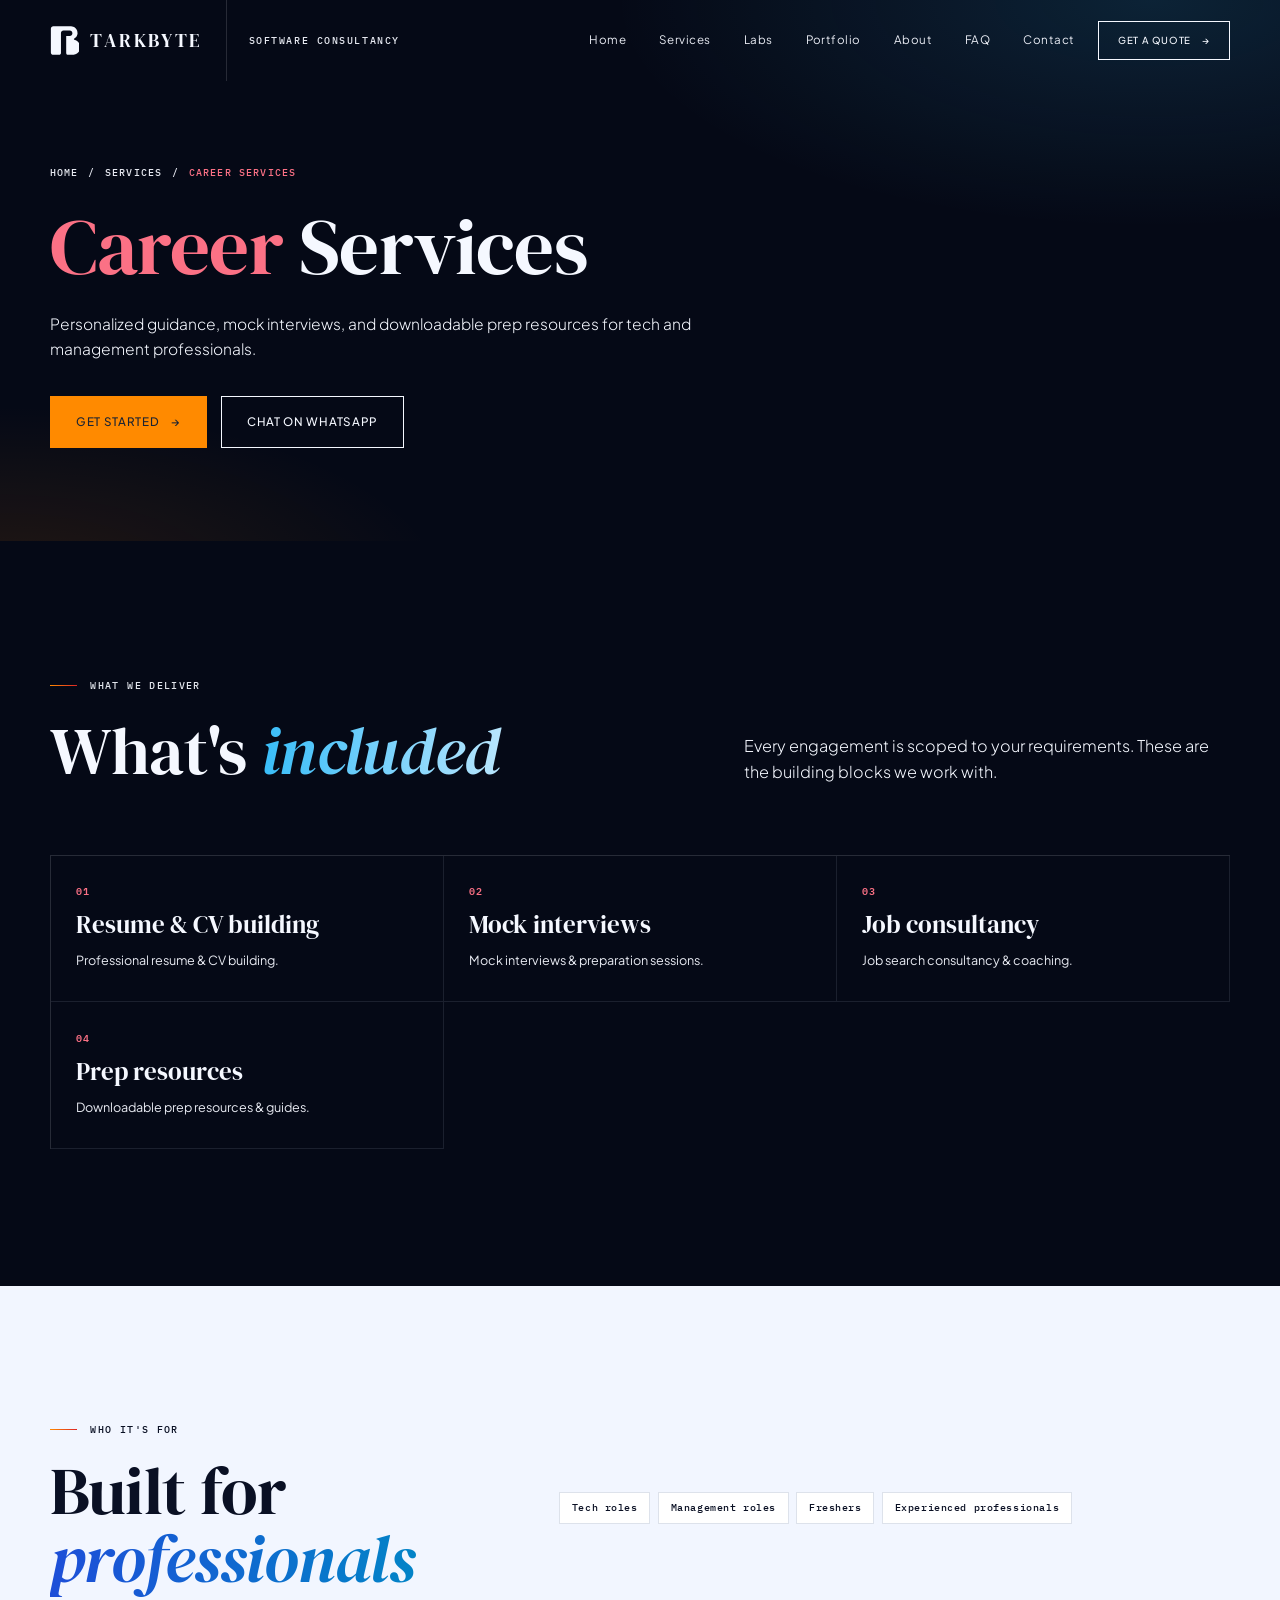
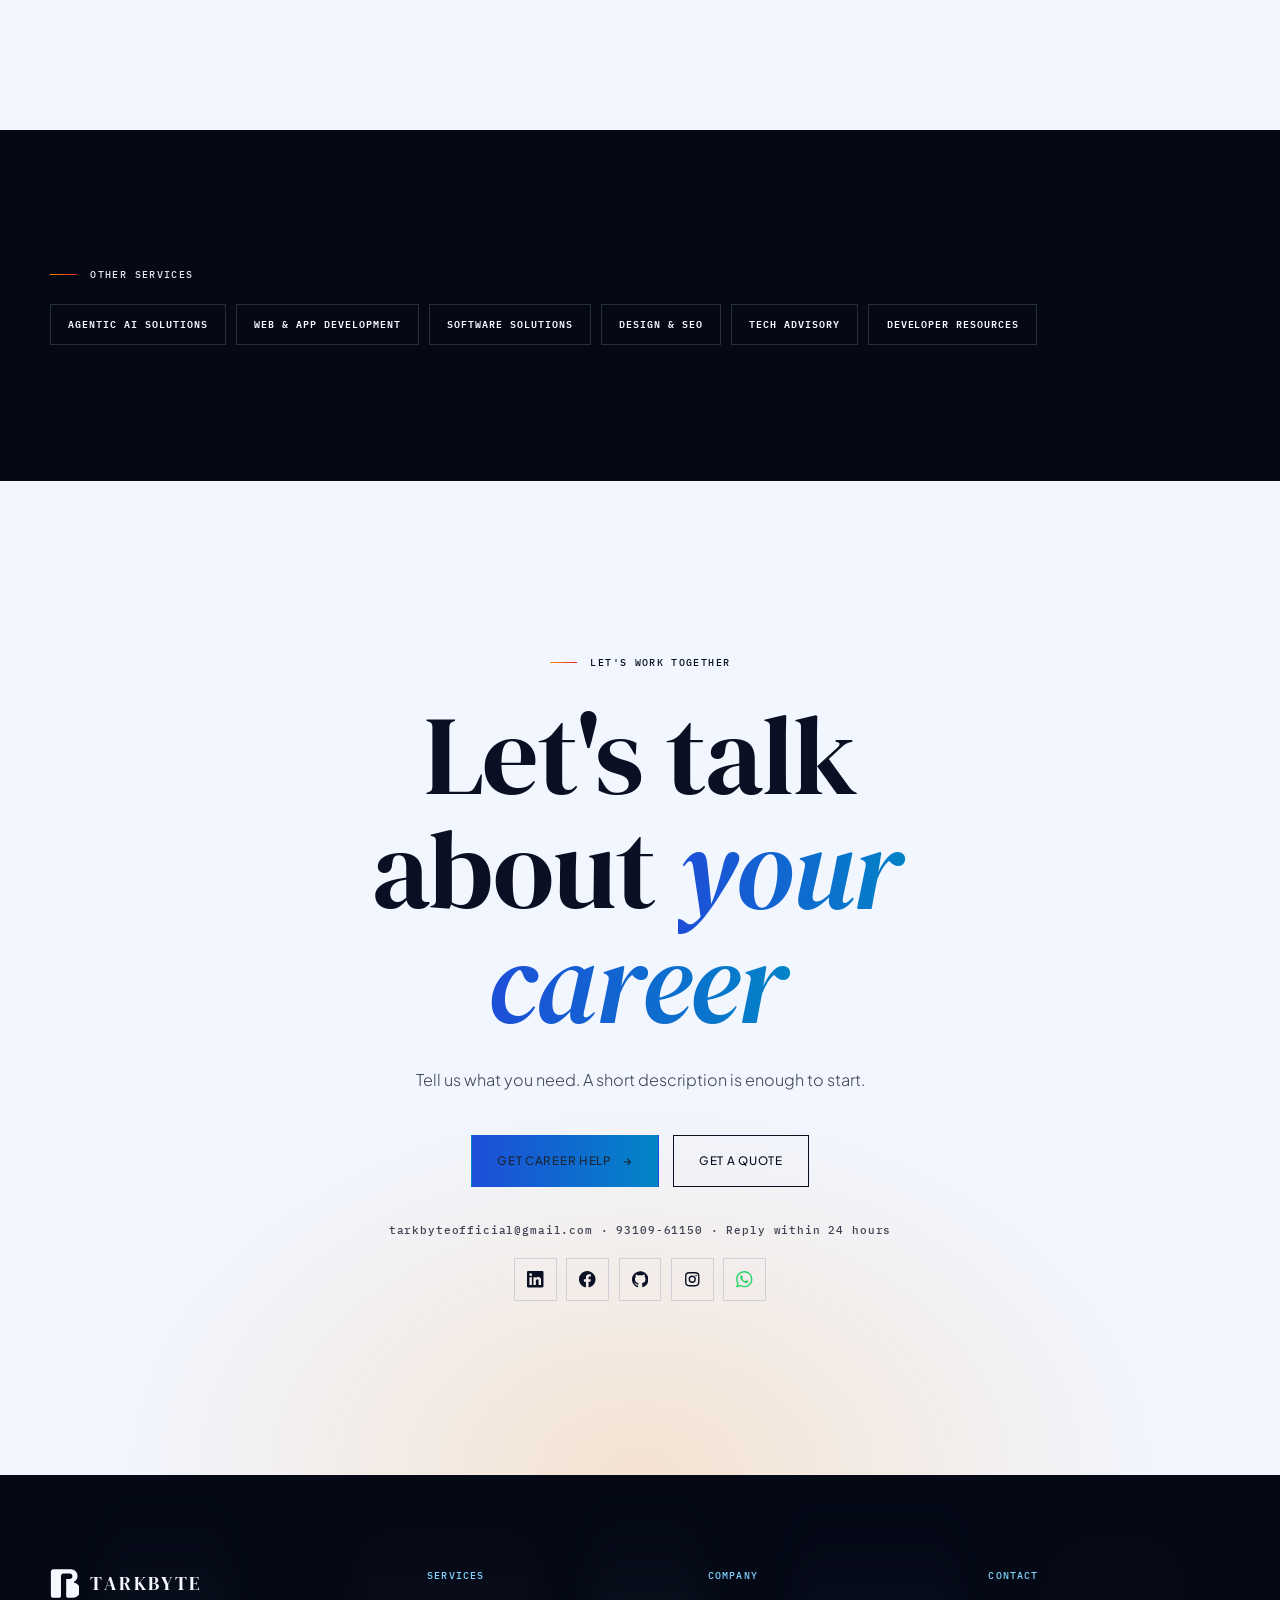
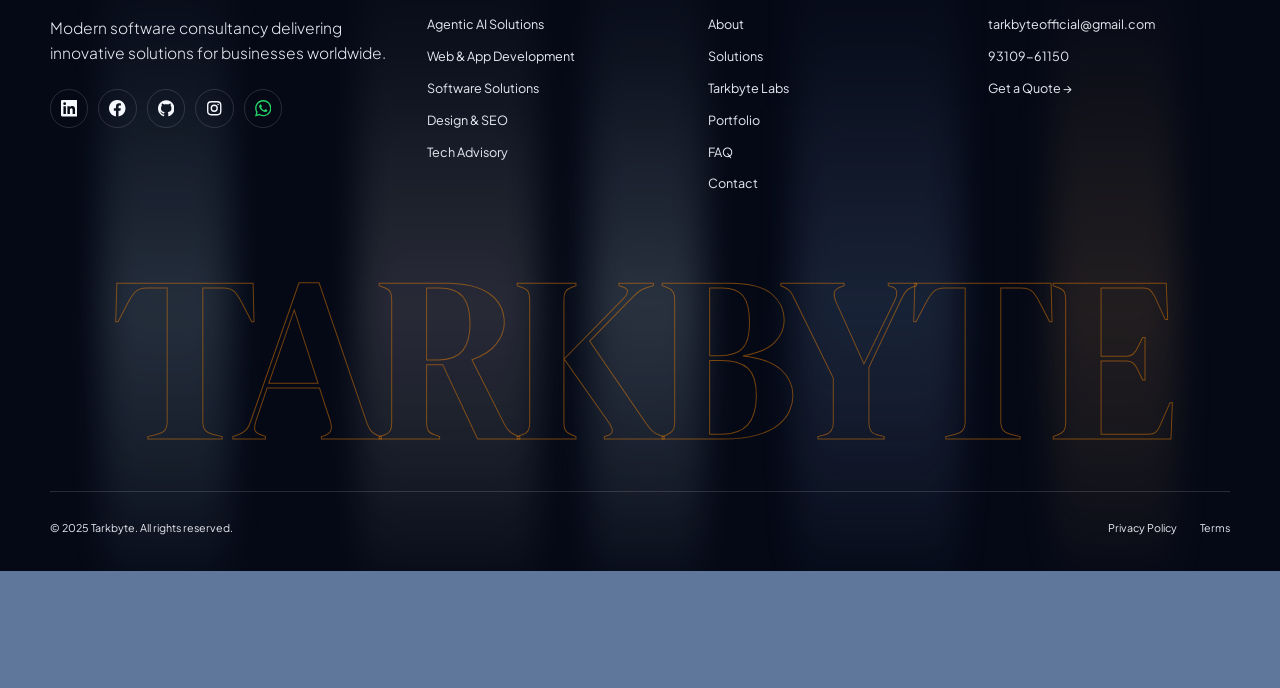
<file: services/career-services.html>
<!DOCTYPE html>
<html lang="en">
<head>
<meta charset="UTF-8">
<meta name="viewport" content="width=device-width, initial-scale=1">
<title>Career Services — Tarkbyte</title>
<meta name="description" content="Personalized guidance, mock interviews, and downloadable prep resources for tech and management professionals.">
<link rel="preconnect" href="https://fonts.googleapis.com"><link rel="preconnect" href="https://fonts.gstatic.com" crossorigin>
<link href="https://fonts.googleapis.com/css2?family=DM+Serif+Display:ital@0;1&family=Plus+Jakarta+Sans:wght@300;400;500;600;700&family=IBM+Plex+Mono:wght@500;600&family=Archivo:wdth,wght@125,700;125,800&display=swap" rel="stylesheet">
<link rel="stylesheet" href="../site-v6d.css">
<link rel="stylesheet" href="../inner-v6d.css">
</head>
<body>
<nav id="nav">
<div class="wrap nav-in">
<a class="brand" href="../index.html" aria-label="Tarkbyte home"><svg viewBox="240 244 300 314" fill="currentColor"><path d="M377.72,293.43c-14.61,0.07-26.43,11.94-26.43,26.55v216.2c0,10.55-8.55,19.1-19.1,19.1h-63.26c-14.68,0-26.59-11.9-26.59-26.59V272.37c0-14.82,12.02-26.84,26.84-26.84h180.48c0,0,80-5.89,80.68,76.15c0,0,0.34,38.13-35.06,57.87c0,0-10.13,7.190-0.04,11.53c10.09,4.34,62.17,14.17,64.21,84.64c0,0,2.04,66.17-72.26,79.55h-58.27c-11.67,0-21.14-9.460-21.14-21.14V350.87h38.43c15.86,0,28.72-12.86,28.72-28.72v-0.36c0-15.92-12.95-28.81-28.87-28.72L377.72,293.43z"></path></svg><span>Tarkbyte</span></a>
<span class="nav-sub">Software Consultancy</span>
<div class="links"><a href="../index.html">Home</a><a href="../index.html#services">Services</a><a href="../labs.html">Labs</a><a href="../index.html#portfolio">Portfolio</a><a href="../index.html#about">About</a><a href="../index.html#faq">FAQ</a><a href="../index.html#contact">Contact</a></div>
<a class="btn btn-line nav-cta" href="#contact" data-form="quote">Get a Quote <span class="arr">→</span></a>
<button class="mnav-btn" id="mnav-btn" type="button" aria-label="Open menu" aria-expanded="false" aria-controls="mnav"><span></span><span></span><span></span></button>
</div>
</nav>
<div class="mnav" id="mnav" aria-hidden="true">
<div class="mnav-in">
<div class="mnav-links" role="navigation" aria-label="Mobile"><a href="../index.html" style="--i:0"><span>01</span>Home</a><a href="../index.html#services" style="--i:1"><span>02</span>Services</a><a href="../labs.html" style="--i:2"><span>03</span>Labs</a><a href="../index.html#portfolio" style="--i:3"><span>04</span>Portfolio</a><a href="../index.html#about" style="--i:4"><span>05</span>About</a><a href="../index.html#faq" style="--i:5"><span>06</span>FAQ</a><a href="../index.html#contact" style="--i:6"><span>07</span>Contact</a></div>
<div class="mnav-foot" style="--i:7"><a class="btn btn-solid" href="#contact" data-form="project">Start a Project <span class="arr">→</span></a><a class="btn btn-line" href="#contact" data-form="quote">Get a Quote</a><p><a href="mailto:tarkbyteofficial@gmail.com">tarkbyteofficial@gmail.com</a> · <a href="tel:+919310961150">93109 61150</a></p></div>
</div>
</div>
<header class="phero" style="--c:#FB7185">
<div class="wrap">
<div class="crumb"><a href="../index.html">Home</a><span>/</span><a href="../index.html#services">Services</a><span>/</span><span style="color:#FB7185">Career Services</span></div>
<h1 class="rv"><span>Career</span> Services</h1>
<p class="lede rv">Personalized guidance, mock interviews, and downloadable prep resources for tech and management professionals.</p>
<div class="phero-ctas rv"><a class="btn btn-solid" href="#contact" data-form="career" data-service="Career Services">Get Started <span class="arr">→</span></a><a class="btn btn-line" href="https://wa.me/919310961150?text=Hi%20Tarkbyte%2C%20I%20would%20like%20to%20know%20more%20about%20Career%20Services." target="_blank" rel="noopener">Chat on WhatsApp</a></div>
</div>
</header>
<section class="services" style="--c:#FB7185">
<div class="wrap">
<div class="head"><div><div class="label rv">What We Deliver</div><h2 class="rv">What's <em>included</em></h2></div><p class="lede rv">Every engagement is scoped to your requirements. These are the building blocks we work with.</p></div>
<div class="dl"><div class="rv"><span class="k">01</span><h3>Resume &amp; CV building</h3><p>Professional resume &amp; CV building.</p></div><div class="rv"><span class="k">02</span><h3>Mock interviews</h3><p>Mock interviews &amp; preparation sessions.</p></div><div class="rv"><span class="k">03</span><h3>Job consultancy</h3><p>Job search consultancy &amp; coaching.</p></div><div class="rv"><span class="k">04</span><h3>Prep resources</h3><p>Downloadable prep resources &amp; guides.</p></div></div>
</div>
</section>
<section class="on-paper" style="--c:#FB7185">
<div class="wrap stack-row">
<div><div class="label rv">Who It's For</div><h2 class="rv" style="margin-top:20px">Built for <em>professionals</em></h2></div>
<ul class="chips rv" style="align-self:center"><li>Tech roles</li><li>Management roles</li><li>Freshers</li><li>Experienced professionals</li></ul>
</div>
</section>
<section class="labs">
<div class="wrap">

<div class="label rv">Other Services</div>
<div class="os rv" style="margin-top:22px"><a href="agentic-ai.html" style="--c:#FF8A00">Agentic AI Solutions</a><a href="web-app-development.html" style="--c:#3B82F6">Web &amp; App Development</a><a href="software-solutions.html" style="--c:#22D3EE">Software Solutions</a><a href="design-seo.html" style="--c:#F97316">Design &amp; SEO</a><a href="tech-advisory.html" style="--c:#A78BFA">Tech Advisory</a><a href="developer-resources.html" style="--c:#34D399">Developer Resources</a></div>
</div>
</section>
<section class="cta" id="contact" data-wa-zone>
<div class="wrap">
<div class="label rv">Let's Work Together</div>
<h2 class="rv">Let's talk about <em>your career</em></h2>
<p class="lede rv">Tell us what you need. A short description is enough to start.</p>
<div class="hero-ctas rv" style="display:flex;gap:14px;justify-content:center;flex-wrap:wrap"><a class="btn btn-solid" href="#contact" data-form="career" data-service="Career Services">Get Career Help <span class="arr">→</span></a><a class="btn btn-line" href="#contact" data-form="quote" data-service="Career Services">Get a Quote</a></div>
<p class="path-foot rv"><a href="mailto:tarkbyteofficial@gmail.com">tarkbyteofficial@gmail.com</a> · <a href="tel:+919310961150">93109-61150</a> · Reply within 24 hours</p>
<div class="c-social rv"><a href="https://www.linkedin.com/in/tarkbyte-consultancy-services-7161153a/" target="_blank" rel="noopener" aria-label="LinkedIn"><svg viewBox="0 0 24 24" fill="currentColor" aria-hidden="true"><path d="M20.447 20.452h-3.554v-5.569c0-1.328-.027-3.037-1.852-3.037-1.853 0-2.136 1.445-2.136 2.939v5.667H9.351V9h3.414v1.561h.046c.477-.9 1.637-1.85 3.37-1.85 3.601 0 4.267 2.37 4.267 5.455v6.286zM5.337 7.433a2.062 2.062 0 1 1 0-4.125 2.062 2.062 0 0 1 0 4.125zM7.119 20.452H3.555V9h3.564v11.452zM22.225 0H1.771C.792 0 0 .774 0 1.729v20.542C0 23.227.792 24 1.771 24h20.451C23.2 24 24 23.227 24 22.271V1.729C24 .774 23.2 0 22.222 0h.003z"/></svg></a><a href="https://www.facebook.com/" target="_blank" rel="noopener" aria-label="Facebook"><svg viewBox="0 0 24 24" fill="currentColor" aria-hidden="true"><path d="M24 12.073C24 5.405 18.627 0 12 0S0 5.405 0 12.073C0 18.1 4.388 23.094 10.125 24v-8.437H7.078v-3.49h3.047V9.413c0-3.025 1.792-4.697 4.533-4.697 1.312 0 2.686.236 2.686.236v2.971H15.83c-1.491 0-1.956.93-1.956 1.886v2.264h3.328l-.532 3.49h-2.796V24C19.612 23.094 24 18.1 24 12.073z"/></svg></a><a href="https://github.com/takbyte-consultancy" target="_blank" rel="noopener" aria-label="GitHub"><svg viewBox="0 0 24 24" fill="currentColor" aria-hidden="true"><path d="M12 .297c-6.63 0-12 5.373-12 12 0 5.303 3.438 9.8 8.205 11.385.6.113.82-.258.82-.577 0-.285-.01-1.04-.015-2.04-3.338.724-4.042-1.61-4.042-1.61C4.422 18.07 3.633 17.7 3.633 17.7c-1.087-.744.084-.729.084-.729 1.205.084 1.838 1.236 1.838 1.236 1.07 1.835 2.809 1.305 3.495.998.108-.776.417-1.305.76-1.605-2.665-.3-5.466-1.332-5.466-5.93 0-1.31.465-2.38 1.235-3.22-.135-.303-.54-1.523.105-3.176 0 0 1.005-.322 3.3 1.23.96-.267 1.98-.399 3-.405 1.02.006 2.04.138 3 .405 2.28-1.552 3.285-1.23 3.285-1.23.645 1.653.24 2.873.12 3.176.765.84 1.23 1.91 1.23 3.22 0 4.61-2.805 5.625-5.475 5.92.42.36.81 1.096.81 2.22 0 1.606-.015 2.896-.015 3.286 0 .315.21.69.825.57C20.565 22.092 24 17.592 24 12.297c0-6.627-5.373-12-12-12"/></svg></a><a href="https://www.instagram.com/tarkbyte/" target="_blank" rel="noopener" aria-label="Instagram"><svg viewBox="0 0 24 24" fill="none" stroke="currentColor" stroke-width="2" aria-hidden="true"><rect x="2.5" y="2.5" width="19" height="19" rx="5"></rect><circle cx="12" cy="12" r="4.3"></circle><circle cx="17.6" cy="6.4" r="1.1" fill="currentColor" stroke="none"></circle></svg></a><a class="soc-wa" href="https://wa.me/919310961150?text=Hi%20Tarkbyte%2C%20I%20would%20like%20to%20know%20more%20about%20your%20services." target="_blank" rel="noopener" aria-label="WhatsApp"><svg viewBox="0 0 24 24" fill="currentColor" aria-hidden="true"><path d="M17.472 14.382c-.297-.149-1.758-.867-2.03-.967-.273-.099-.471-.148-.67.15-.197.297-.767.966-.94 1.164-.173.199-.347.223-.644.075-.297-.15-1.255-.463-2.39-1.475-.883-.788-1.48-1.761-1.653-2.059-.173-.297-.018-.458.13-.606.134-.133.298-.347.446-.52.149-.174.198-.298.298-.497.099-.198.05-.371-.025-.52-.075-.149-.669-1.612-.916-2.207-.242-.579-.487-.5-.669-.51-.173-.008-.371-.01-.57-.01-.198 0-.52.074-.792.372-.272.297-1.04 1.016-1.04 2.479 0 1.462 1.065 2.875 1.213 3.074.149.198 2.096 3.2 5.077 4.487.709.306 1.262.489 1.694.625.712.227 1.36.195 1.871.118.571-.085 1.758-.719 2.006-1.413.248-.694.248-1.289.173-1.413-.074-.124-.272-.198-.57-.347m-5.421 7.403h-.004a9.87 9.87 0 01-5.031-1.378l-.361-.214-3.741.982.998-3.648-.235-.374a9.86 9.86 0 01-1.51-5.26c.001-5.45 4.436-9.884 9.888-9.884 2.64 0 5.122 1.03 6.988 2.898a9.825 9.825 0 012.893 6.994c-.003 5.45-4.437 9.884-9.885 9.884m8.413-18.297A11.815 11.815 0 0012.05 0C5.495 0 .16 5.335.157 11.892c0 2.096.547 4.142 1.588 5.945L.057 24l6.305-1.654a11.882 11.882 0 005.683 1.448h.005c6.554 0 11.89-5.335 11.893-11.893a11.821 11.821 0 00-3.48-8.413Z"></path></svg></a></div>
</div>
</section>
<footer>
<div class="wrap">
<div class="f-top">
<div class="about"><a class="brand" href="../index.html#top"><svg viewBox="240 244 300 314" fill="currentColor" style="width:30px;height:30px"><path d="M377.72,293.43c-14.61,0.07-26.43,11.94-26.43,26.55v216.2c0,10.55-8.55,19.1-19.1,19.1h-63.26c-14.68,0-26.59-11.9-26.59-26.59V272.37c0-14.82,12.02-26.84,26.84-26.84h180.48c0,0,80-5.89,80.68,76.15c0,0,0.34,38.13-35.06,57.87c0,0-10.13,7.19-0.04,11.53c10.09,4.34,62.17,14.17,64.21,84.64c0,0,2.04,66.17-72.26,79.55h-58.27c-11.67,0-21.14-9.46-21.14-21.14V350.87h38.43c15.86,0,28.72-12.86,28.72-28.72v-0.36c0-15.920-12.95-28.81-28.87-28.72L377.72,293.43z"></path></svg><span>Tarkbyte</span></a><p>Modern software consultancy delivering innovative solutions for businesses worldwide.</p><div class="socials"><a href="https://www.linkedin.com/in/tarkbyte-consultancy-services-7161153a/" target="_blank" rel="noopener" aria-label="LinkedIn"><svg viewBox="0 0 24 24" fill="currentColor" aria-hidden="true"><path d="M20.447 20.452h-3.554v-5.569c0-1.328-.027-3.037-1.852-3.037-1.853 0-2.136 1.445-2.136 2.939v5.667H9.351V9h3.414v1.561h.046c.477-.9 1.637-1.85 3.37-1.85 3.601 0 4.267 2.37 4.267 5.455v6.286zM5.337 7.433a2.062 2.062 0 1 1 0-4.125 2.062 2.062 0 0 1 0 4.125zM7.119 20.452H3.555V9h3.564v11.452zM22.225 0H1.771C.792 0 0 .774 0 1.729v20.542C0 23.227.792 24 1.771 24h20.451C23.2 24 24 23.227 24 22.271V1.729C24 .774 23.2 0 22.222 0h.003z"/></svg></a><a href="https://www.facebook.com/" target="_blank" rel="noopener" aria-label="Facebook"><svg viewBox="0 0 24 24" fill="currentColor" aria-hidden="true"><path d="M24 12.073C24 5.405 18.627 0 12 0S0 5.405 0 12.073C0 18.1 4.388 23.094 10.125 24v-8.437H7.078v-3.49h3.047V9.413c0-3.025 1.792-4.697 4.533-4.697 1.312 0 2.686.236 2.686.236v2.971H15.83c-1.491 0-1.956.93-1.956 1.886v2.264h3.328l-.532 3.49h-2.796V24C19.612 23.094 24 18.1 24 12.073z"/></svg></a><a href="https://github.com/takbyte-consultancy" target="_blank" rel="noopener" aria-label="GitHub"><svg viewBox="0 0 24 24" fill="currentColor" aria-hidden="true"><path d="M12 .297c-6.63 0-12 5.373-12 12 0 5.303 3.438 9.8 8.205 11.385.6.113.82-.258.82-.577 0-.285-.01-1.04-.015-2.04-3.338.724-4.042-1.61-4.042-1.61C4.422 18.07 3.633 17.7 3.633 17.7c-1.087-.744.084-.729.084-.729 1.205.084 1.838 1.236 1.838 1.236 1.07 1.835 2.809 1.305 3.495.998.108-.776.417-1.305.76-1.605-2.665-.3-5.466-1.332-5.466-5.93 0-1.31.465-2.38 1.235-3.22-.135-.303-.54-1.523.105-3.176 0 0 1.005-.322 3.3 1.23.96-.267 1.98-.399 3-.405 1.02.006 2.04.138 3 .405 2.28-1.552 3.285-1.23 3.285-1.23.645 1.653.24 2.873.12 3.176.765.84 1.23 1.91 1.23 3.22 0 4.61-2.805 5.625-5.475 5.92.42.36.81 1.096.81 2.22 0 1.606-.015 2.896-.015 3.286 0 .315.21.69.825.57C20.565 22.092 24 17.592 24 12.297c0-6.627-5.373-12-12-12"/></svg></a><a href="https://www.instagram.com/tarkbyte/" target="_blank" rel="noopener" aria-label="Instagram"><svg viewBox="0 0 24 24" fill="none" stroke="currentColor" stroke-width="2" aria-hidden="true"><rect x="2.5" y="2.5" width="19" height="19" rx="5"></rect><circle cx="12" cy="12" r="4.3"></circle><circle cx="17.6" cy="6.4" r="1.1" fill="currentColor" stroke="none"></circle></svg></a><a class="soc-wa" href="https://wa.me/919310961150?text=Hi%20Tarkbyte%2C%20I%20would%20like%20to%20know%20more%20about%20your%20services." target="_blank" rel="noopener" aria-label="WhatsApp"><svg viewBox="0 0 24 24" fill="currentColor" aria-hidden="true"><path d="M17.472 14.382c-.297-.149-1.758-.867-2.03-.967-.273-.099-.471-.148-.67.15-.197.297-.767.966-.94 1.164-.173.199-.347.223-.644.075-.297-.15-1.255-.463-2.39-1.475-.883-.788-1.48-1.761-1.653-2.059-.173-.297-.018-.458.13-.606.134-.133.298-.347.446-.52.149-.174.198-.298.298-.497.099-.198.05-.371-.025-.52-.075-.149-.669-1.612-.916-2.207-.242-.579-.487-.5-.669-.51-.173-.008-.371-.01-.57-.01-.198 0-.52.074-.792.372-.272.297-1.04 1.016-1.04 2.479 0 1.462 1.065 2.875 1.213 3.074.149.198 2.096 3.2 5.077 4.487.709.306 1.262.489 1.694.625.712.227 1.36.195 1.871.118.571-.085 1.758-.719 2.006-1.413.248-.694.248-1.289.173-1.413-.074-.124-.272-.198-.57-.347m-5.421 7.403h-.004a9.87 9.87 0 01-5.031-1.378l-.361-.214-3.741.982.998-3.648-.235-.374a9.86 9.86 0 01-1.51-5.26c.001-5.45 4.436-9.884 9.888-9.884 2.64 0 5.122 1.03 6.988 2.898a9.825 9.825 0 012.893 6.994c-.003 5.45-4.437 9.884-9.885 9.884m8.413-18.297A11.815 11.815 0 0012.05 0C5.495 0 .16 5.335.157 11.892c0 2.096.547 4.142 1.588 5.945L.057 24l6.305-1.654a11.882 11.882 0 005.683 1.448h.005c6.554 0 11.89-5.335 11.893-11.893a11.821 11.821 0 00-3.48-8.413Z"></path></svg></a></div></div>
<div class="col"><h4>Services</h4><a href="../services/agentic-ai.html">Agentic AI Solutions</a><a href="../services/web-app-development.html">Web &amp; App Development</a><a href="../services/software-solutions.html">Software Solutions</a><a href="../services/design-seo.html">Design &amp; SEO</a><a href="../services/tech-advisory.html">Tech Advisory</a></div>
<div class="col"><h4>Company</h4><a href="../index.html#about">About</a><a href="../index.html#solutions">Solutions</a><a href="../labs.html">Tarkbyte Labs</a><a href="../index.html#portfolio">Portfolio</a><a href="../index.html#faq">FAQ</a><a href="#contact">Contact</a></div>
<div class="col"><h4>Contact</h4><a href="mailto:tarkbyteofficial@gmail.com">tarkbyteofficial@gmail.com</a><a href="tel:9310961150">93109-61150</a><a href="#contact" data-form="quote">Get a Quote →</a></div>
</div>
<div class="wordmark">TARKBYTE</div>
<div class="f-bot"><span>© 2025 Tarkbyte. All rights reserved.</span><div><a href="../index.html#">Privacy Policy</a><a href="../index.html#">Terms</a></div></div>
</div>
</footer>
<script>
(()=>{const b=document.getElementById('mnav-btn'),m=document.getElementById('mnav'),r=document.documentElement;if(!b)return;
const set=o=>{r.classList.toggle('mnav-open',o);b.setAttribute('aria-expanded',o);b.setAttribute('aria-label',o?'Close menu':'Open menu');m.setAttribute('aria-hidden',!o);r.style.overflow=o?'hidden':''};
b.addEventListener('click',()=>set(!r.classList.contains('mnav-open')));m.querySelectorAll('a').forEach(a=>a.addEventListener('click',()=>set(false)));
addEventListener('keydown',e=>{if(e.key==='Escape')set(false)});addEventListener('resize',()=>{if(innerWidth>960)set(false)});})();
</script>
<script src="../site.js"></script>
<script src="../beams.js"></script>
</body>
</html>
</file>
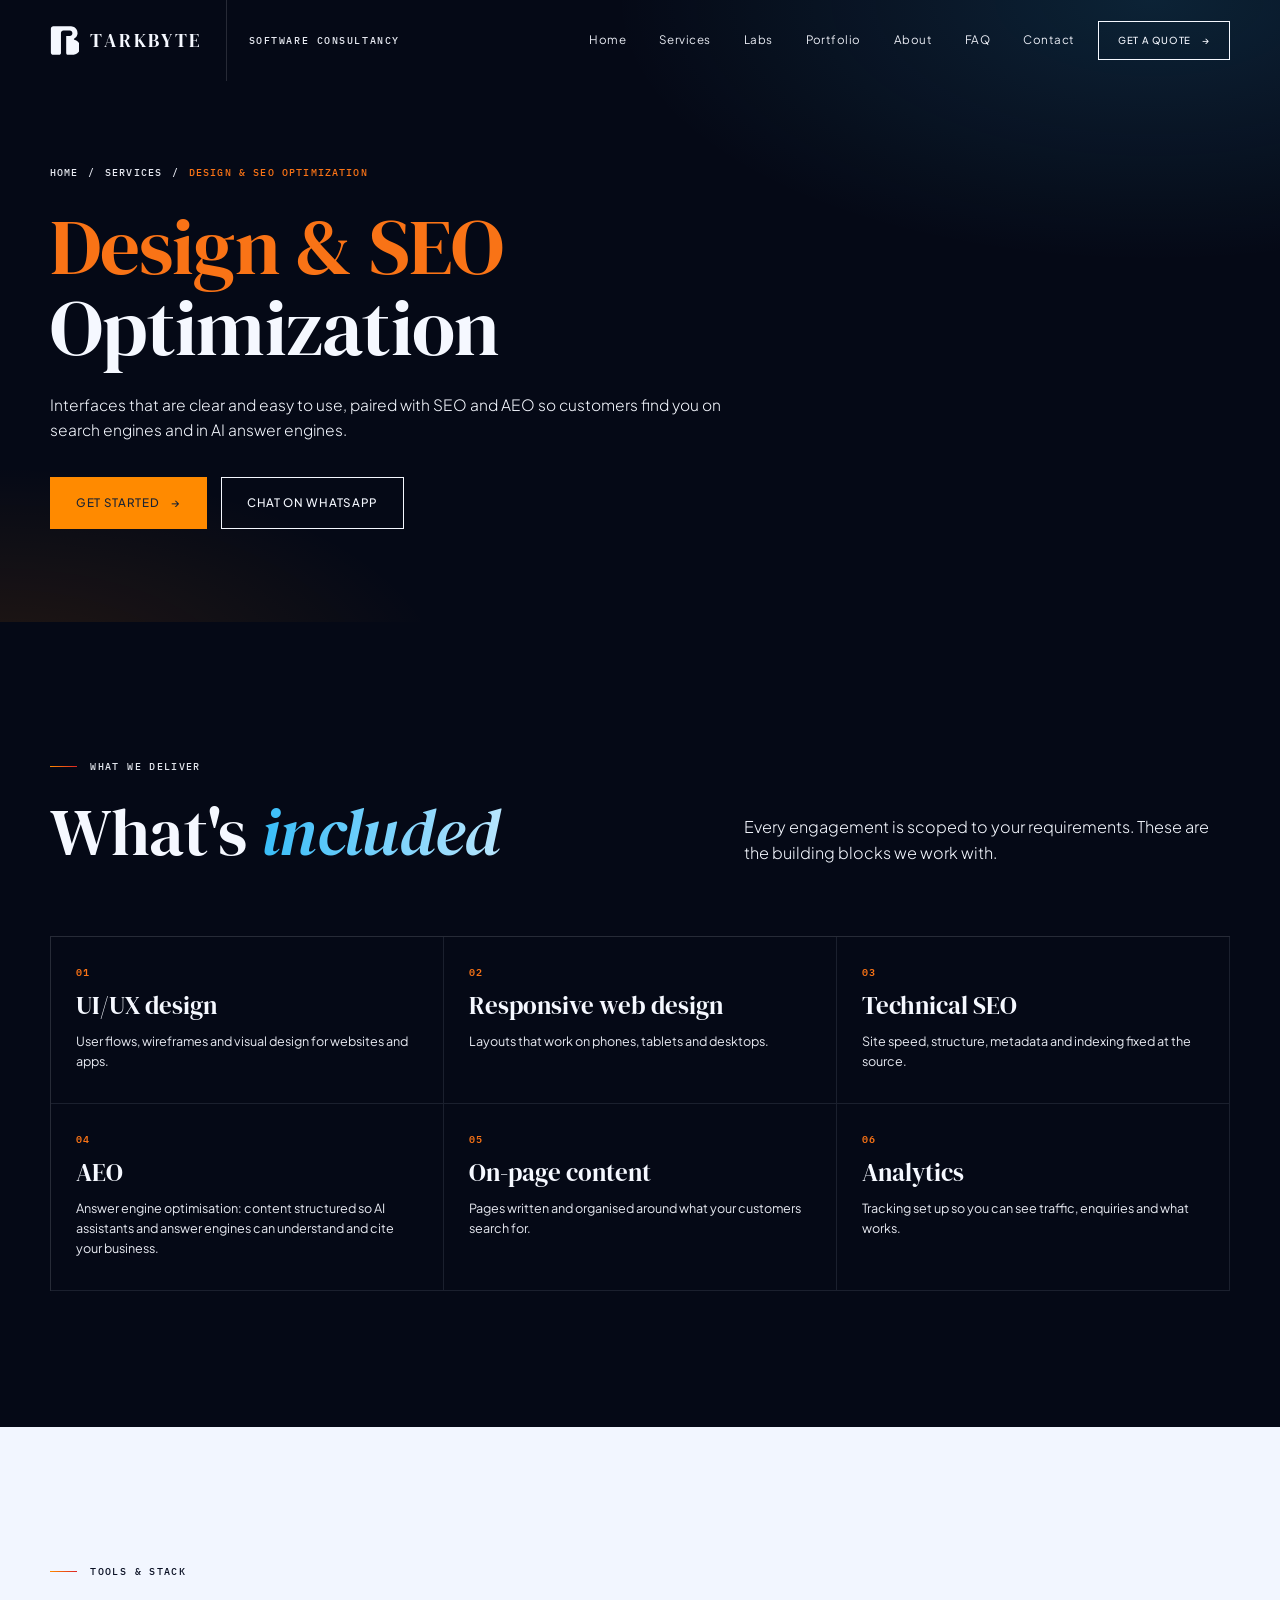
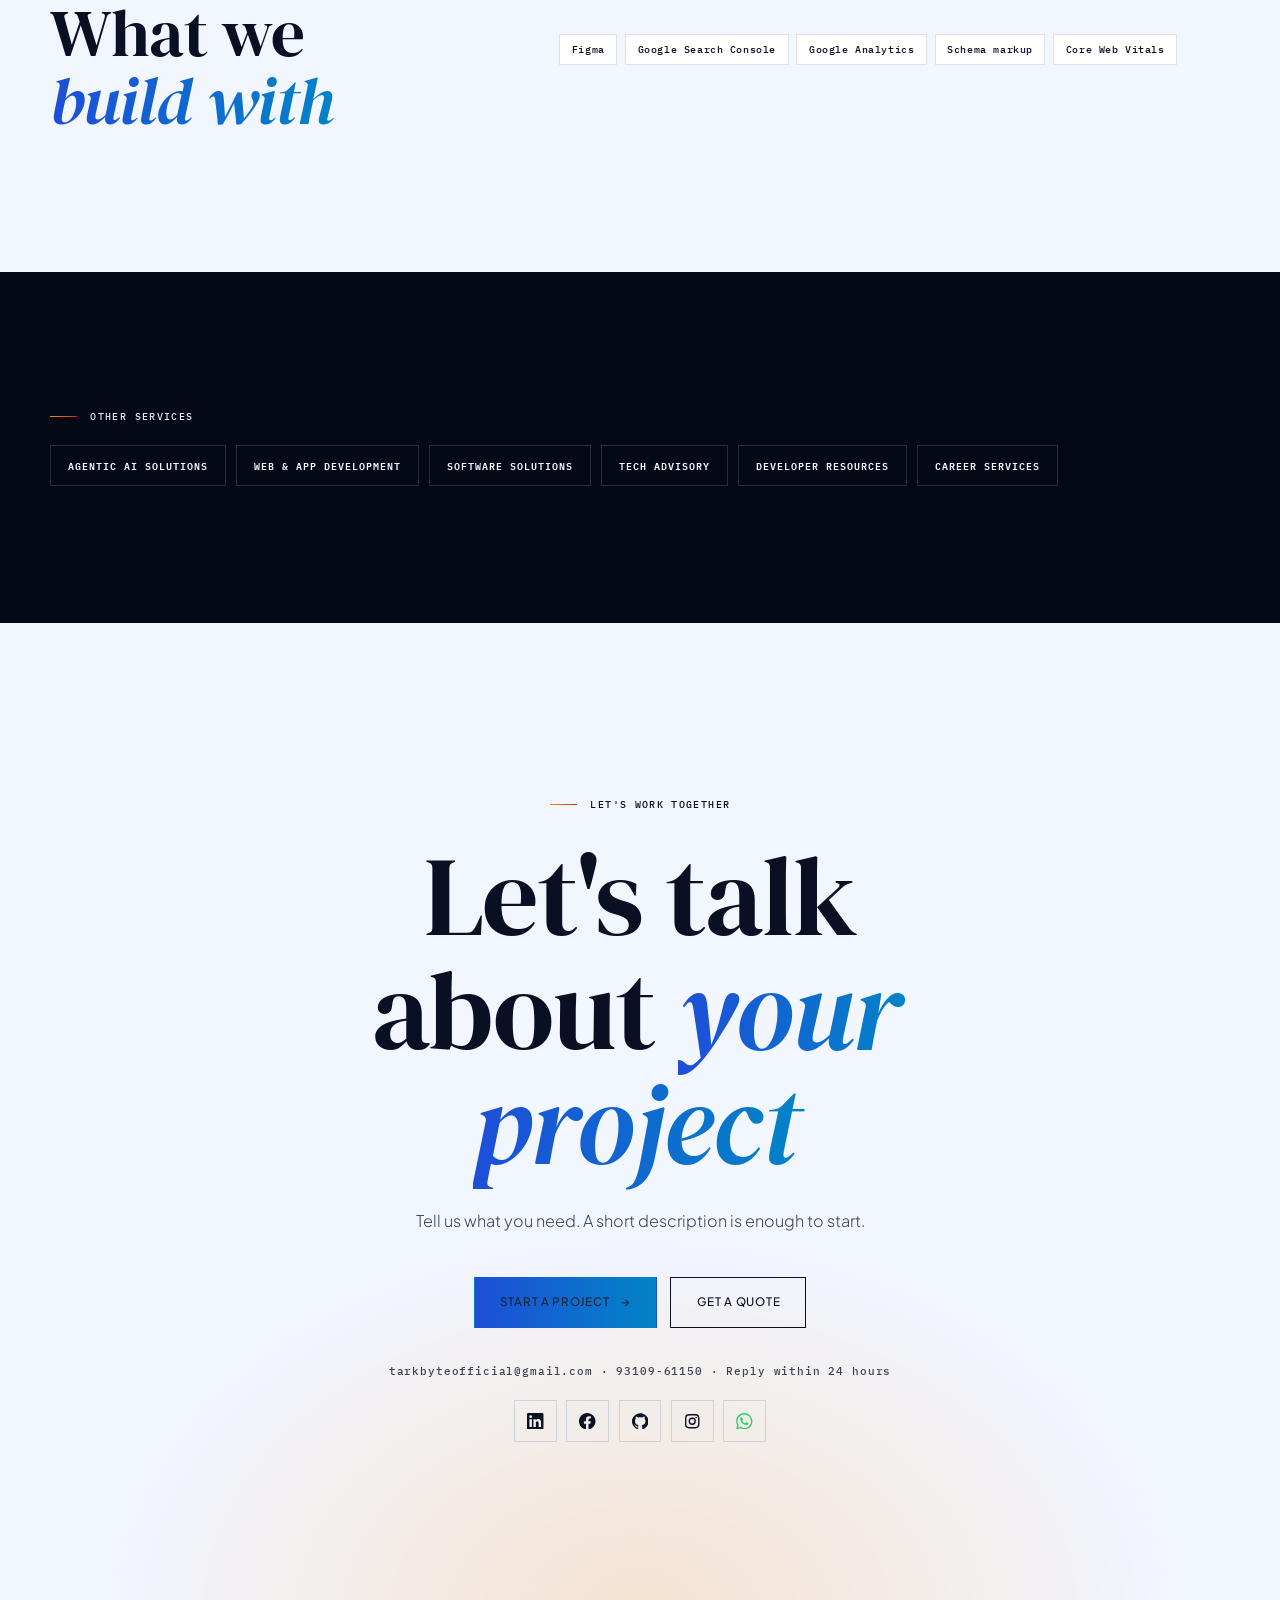
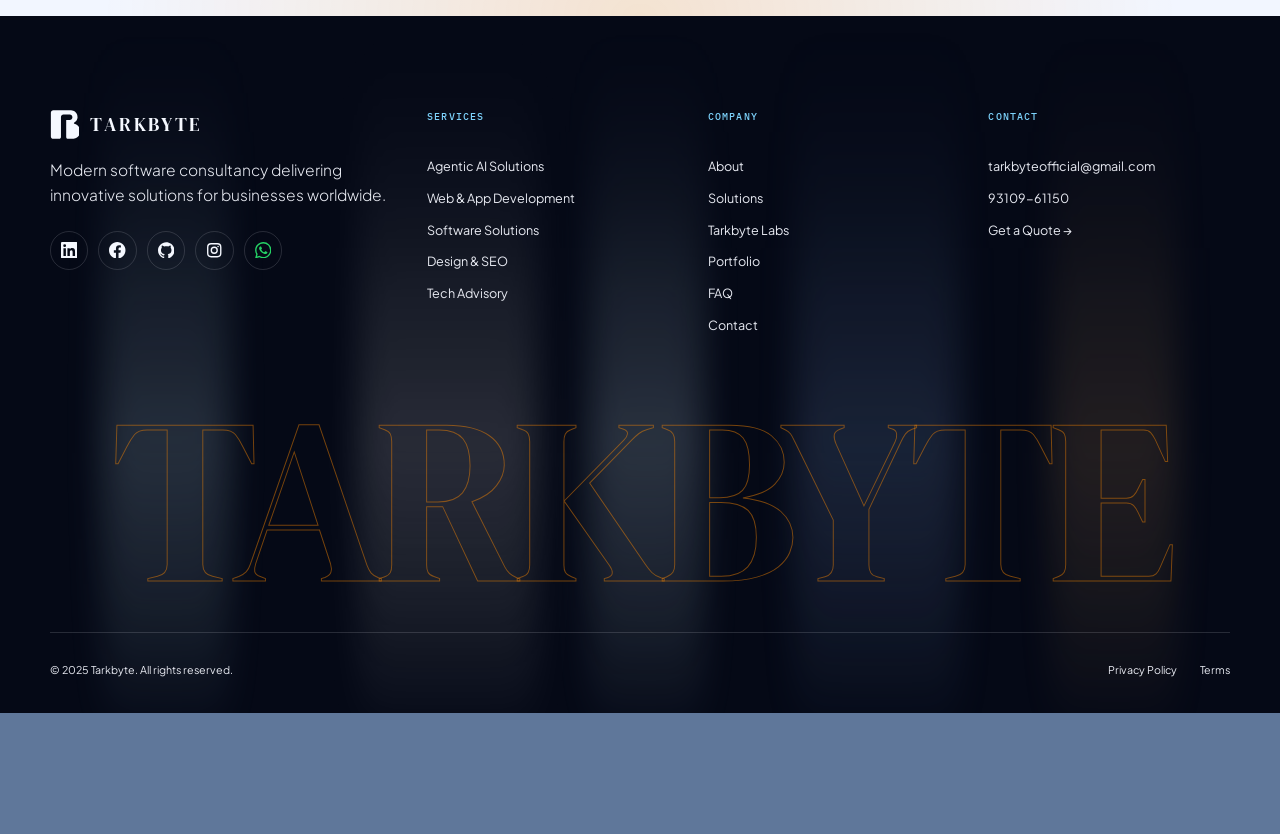
<file: services/design-seo.html>
<!DOCTYPE html>
<html lang="en">
<head>
<meta charset="UTF-8">
<meta name="viewport" content="width=device-width, initial-scale=1">
<title>Design & SEO — Tarkbyte</title>
<meta name="description" content="Interfaces that are clear and easy to use, paired with SEO and AEO so customers find you on search engines and in AI answer engines.">
<link rel="preconnect" href="https://fonts.googleapis.com"><link rel="preconnect" href="https://fonts.gstatic.com" crossorigin>
<link href="https://fonts.googleapis.com/css2?family=DM+Serif+Display:ital@0;1&family=Plus+Jakarta+Sans:wght@300;400;500;600;700&family=IBM+Plex+Mono:wght@500;600&family=Archivo:wdth,wght@125,700;125,800&display=swap" rel="stylesheet">
<link rel="stylesheet" href="../site-v6d.css">
<link rel="stylesheet" href="../inner-v6d.css">
</head>
<body>
<nav id="nav">
<div class="wrap nav-in">
<a class="brand" href="../index.html" aria-label="Tarkbyte home"><svg viewBox="240 244 300 314" fill="currentColor"><path d="M377.72,293.43c-14.61,0.07-26.43,11.94-26.43,26.55v216.2c0,10.55-8.55,19.1-19.1,19.1h-63.26c-14.68,0-26.59-11.9-26.59-26.59V272.37c0-14.82,12.02-26.84,26.84-26.84h180.48c0,0,80-5.89,80.68,76.15c0,0,0.34,38.13-35.06,57.87c0,0-10.13,7.190-0.04,11.53c10.09,4.34,62.17,14.17,64.21,84.64c0,0,2.04,66.17-72.26,79.55h-58.27c-11.67,0-21.14-9.460-21.14-21.14V350.87h38.43c15.86,0,28.72-12.86,28.72-28.72v-0.36c0-15.92-12.95-28.81-28.87-28.72L377.72,293.43z"></path></svg><span>Tarkbyte</span></a>
<span class="nav-sub">Software Consultancy</span>
<div class="links"><a href="../index.html">Home</a><a href="../index.html#services">Services</a><a href="../labs.html">Labs</a><a href="../index.html#portfolio">Portfolio</a><a href="../index.html#about">About</a><a href="../index.html#faq">FAQ</a><a href="../index.html#contact">Contact</a></div>
<a class="btn btn-line nav-cta" href="#contact" data-form="quote">Get a Quote <span class="arr">→</span></a>
<button class="mnav-btn" id="mnav-btn" type="button" aria-label="Open menu" aria-expanded="false" aria-controls="mnav"><span></span><span></span><span></span></button>
</div>
</nav>
<div class="mnav" id="mnav" aria-hidden="true">
<div class="mnav-in">
<div class="mnav-links" role="navigation" aria-label="Mobile"><a href="../index.html" style="--i:0"><span>01</span>Home</a><a href="../index.html#services" style="--i:1"><span>02</span>Services</a><a href="../labs.html" style="--i:2"><span>03</span>Labs</a><a href="../index.html#portfolio" style="--i:3"><span>04</span>Portfolio</a><a href="../index.html#about" style="--i:4"><span>05</span>About</a><a href="../index.html#faq" style="--i:5"><span>06</span>FAQ</a><a href="../index.html#contact" style="--i:6"><span>07</span>Contact</a></div>
<div class="mnav-foot" style="--i:7"><a class="btn btn-solid" href="#contact" data-form="project">Start a Project <span class="arr">→</span></a><a class="btn btn-line" href="#contact" data-form="quote">Get a Quote</a><p><a href="mailto:tarkbyteofficial@gmail.com">tarkbyteofficial@gmail.com</a> · <a href="tel:+919310961150">93109 61150</a></p></div>
</div>
</div>
<header class="phero" style="--c:#F97316">
<div class="wrap">
<div class="crumb"><a href="../index.html">Home</a><span>/</span><a href="../index.html#services">Services</a><span>/</span><span style="color:#F97316">Design &amp; SEO Optimization</span></div>
<h1 class="rv"><span>Design &amp; SEO</span> Optimization</h1>
<p class="lede rv">Interfaces that are clear and easy to use, paired with SEO and AEO so customers find you on search engines and in AI answer engines.</p>
<div class="phero-ctas rv"><a class="btn btn-solid" href="#contact" data-form="project" data-service="Design & SEO">Get Started <span class="arr">→</span></a><a class="btn btn-line" href="https://wa.me/919310961150?text=Hi%20Tarkbyte%2C%20I%20would%20like%20to%20know%20more%20about%20Design%20%26%20SEO." target="_blank" rel="noopener">Chat on WhatsApp</a></div>
</div>
</header>
<section class="services" style="--c:#F97316">
<div class="wrap">
<div class="head"><div><div class="label rv">What We Deliver</div><h2 class="rv">What's <em>included</em></h2></div><p class="lede rv">Every engagement is scoped to your requirements. These are the building blocks we work with.</p></div>
<div class="dl"><div class="rv"><span class="k">01</span><h3>UI/UX design</h3><p>User flows, wireframes and visual design for websites and apps.</p></div><div class="rv"><span class="k">02</span><h3>Responsive web design</h3><p>Layouts that work on phones, tablets and desktops.</p></div><div class="rv"><span class="k">03</span><h3>Technical SEO</h3><p>Site speed, structure, metadata and indexing fixed at the source.</p></div><div class="rv"><span class="k">04</span><h3>AEO</h3><p>Answer engine optimisation: content structured so AI assistants and answer engines can understand and cite your business.</p></div><div class="rv"><span class="k">05</span><h3>On-page content</h3><p>Pages written and organised around what your customers search for.</p></div><div class="rv"><span class="k">06</span><h3>Analytics</h3><p>Tracking set up so you can see traffic, enquiries and what works.</p></div></div>
</div>
</section>
<section class="on-paper" style="--c:#F97316">
<div class="wrap stack-row">
<div><div class="label rv">Tools &amp; Stack</div><h2 class="rv" style="margin-top:20px">What we <em>build with</em></h2></div>
<ul class="chips rv" style="align-self:center"><li>Figma</li><li>Google Search Console</li><li>Google Analytics</li><li>Schema markup</li><li>Core Web Vitals</li></ul>
</div>
</section>
<section class="labs">
<div class="wrap">

<div class="label rv">Other Services</div>
<div class="os rv" style="margin-top:22px"><a href="agentic-ai.html" style="--c:#FF8A00">Agentic AI Solutions</a><a href="web-app-development.html" style="--c:#3B82F6">Web &amp; App Development</a><a href="software-solutions.html" style="--c:#22D3EE">Software Solutions</a><a href="tech-advisory.html" style="--c:#A78BFA">Tech Advisory</a><a href="developer-resources.html" style="--c:#34D399">Developer Resources</a><a href="career-services.html" style="--c:#FB7185">Career Services</a></div>
</div>
</section>
<section class="cta" id="contact" data-wa-zone>
<div class="wrap">
<div class="label rv">Let's Work Together</div>
<h2 class="rv">Let's talk about <em>your project</em></h2>
<p class="lede rv">Tell us what you need. A short description is enough to start.</p>
<div class="hero-ctas rv" style="display:flex;gap:14px;justify-content:center;flex-wrap:wrap"><a class="btn btn-solid" href="#contact" data-form="project" data-service="Design & SEO">Start a Project <span class="arr">→</span></a><a class="btn btn-line" href="#contact" data-form="quote" data-service="Design & SEO">Get a Quote</a></div>
<p class="path-foot rv"><a href="mailto:tarkbyteofficial@gmail.com">tarkbyteofficial@gmail.com</a> · <a href="tel:+919310961150">93109-61150</a> · Reply within 24 hours</p>
<div class="c-social rv"><a href="https://www.linkedin.com/in/tarkbyte-consultancy-services-7161153a/" target="_blank" rel="noopener" aria-label="LinkedIn"><svg viewBox="0 0 24 24" fill="currentColor" aria-hidden="true"><path d="M20.447 20.452h-3.554v-5.569c0-1.328-.027-3.037-1.852-3.037-1.853 0-2.136 1.445-2.136 2.939v5.667H9.351V9h3.414v1.561h.046c.477-.9 1.637-1.85 3.37-1.85 3.601 0 4.267 2.37 4.267 5.455v6.286zM5.337 7.433a2.062 2.062 0 1 1 0-4.125 2.062 2.062 0 0 1 0 4.125zM7.119 20.452H3.555V9h3.564v11.452zM22.225 0H1.771C.792 0 0 .774 0 1.729v20.542C0 23.227.792 24 1.771 24h20.451C23.2 24 24 23.227 24 22.271V1.729C24 .774 23.2 0 22.222 0h.003z"/></svg></a><a href="https://www.facebook.com/" target="_blank" rel="noopener" aria-label="Facebook"><svg viewBox="0 0 24 24" fill="currentColor" aria-hidden="true"><path d="M24 12.073C24 5.405 18.627 0 12 0S0 5.405 0 12.073C0 18.1 4.388 23.094 10.125 24v-8.437H7.078v-3.49h3.047V9.413c0-3.025 1.792-4.697 4.533-4.697 1.312 0 2.686.236 2.686.236v2.971H15.83c-1.491 0-1.956.93-1.956 1.886v2.264h3.328l-.532 3.49h-2.796V24C19.612 23.094 24 18.1 24 12.073z"/></svg></a><a href="https://github.com/takbyte-consultancy" target="_blank" rel="noopener" aria-label="GitHub"><svg viewBox="0 0 24 24" fill="currentColor" aria-hidden="true"><path d="M12 .297c-6.63 0-12 5.373-12 12 0 5.303 3.438 9.8 8.205 11.385.6.113.82-.258.82-.577 0-.285-.01-1.04-.015-2.04-3.338.724-4.042-1.61-4.042-1.61C4.422 18.07 3.633 17.7 3.633 17.7c-1.087-.744.084-.729.084-.729 1.205.084 1.838 1.236 1.838 1.236 1.07 1.835 2.809 1.305 3.495.998.108-.776.417-1.305.76-1.605-2.665-.3-5.466-1.332-5.466-5.93 0-1.31.465-2.38 1.235-3.22-.135-.303-.54-1.523.105-3.176 0 0 1.005-.322 3.3 1.23.96-.267 1.98-.399 3-.405 1.02.006 2.04.138 3 .405 2.28-1.552 3.285-1.23 3.285-1.23.645 1.653.24 2.873.12 3.176.765.84 1.23 1.91 1.23 3.22 0 4.61-2.805 5.625-5.475 5.92.42.36.81 1.096.81 2.22 0 1.606-.015 2.896-.015 3.286 0 .315.21.69.825.57C20.565 22.092 24 17.592 24 12.297c0-6.627-5.373-12-12-12"/></svg></a><a href="https://www.instagram.com/tarkbyte/" target="_blank" rel="noopener" aria-label="Instagram"><svg viewBox="0 0 24 24" fill="none" stroke="currentColor" stroke-width="2" aria-hidden="true"><rect x="2.5" y="2.5" width="19" height="19" rx="5"></rect><circle cx="12" cy="12" r="4.3"></circle><circle cx="17.6" cy="6.4" r="1.1" fill="currentColor" stroke="none"></circle></svg></a><a class="soc-wa" href="https://wa.me/919310961150?text=Hi%20Tarkbyte%2C%20I%20would%20like%20to%20know%20more%20about%20your%20services." target="_blank" rel="noopener" aria-label="WhatsApp"><svg viewBox="0 0 24 24" fill="currentColor" aria-hidden="true"><path d="M17.472 14.382c-.297-.149-1.758-.867-2.03-.967-.273-.099-.471-.148-.67.15-.197.297-.767.966-.94 1.164-.173.199-.347.223-.644.075-.297-.15-1.255-.463-2.39-1.475-.883-.788-1.48-1.761-1.653-2.059-.173-.297-.018-.458.13-.606.134-.133.298-.347.446-.52.149-.174.198-.298.298-.497.099-.198.05-.371-.025-.52-.075-.149-.669-1.612-.916-2.207-.242-.579-.487-.5-.669-.51-.173-.008-.371-.01-.57-.01-.198 0-.52.074-.792.372-.272.297-1.04 1.016-1.04 2.479 0 1.462 1.065 2.875 1.213 3.074.149.198 2.096 3.2 5.077 4.487.709.306 1.262.489 1.694.625.712.227 1.36.195 1.871.118.571-.085 1.758-.719 2.006-1.413.248-.694.248-1.289.173-1.413-.074-.124-.272-.198-.57-.347m-5.421 7.403h-.004a9.87 9.87 0 01-5.031-1.378l-.361-.214-3.741.982.998-3.648-.235-.374a9.86 9.86 0 01-1.51-5.26c.001-5.45 4.436-9.884 9.888-9.884 2.64 0 5.122 1.03 6.988 2.898a9.825 9.825 0 012.893 6.994c-.003 5.45-4.437 9.884-9.885 9.884m8.413-18.297A11.815 11.815 0 0012.05 0C5.495 0 .16 5.335.157 11.892c0 2.096.547 4.142 1.588 5.945L.057 24l6.305-1.654a11.882 11.882 0 005.683 1.448h.005c6.554 0 11.89-5.335 11.893-11.893a11.821 11.821 0 00-3.48-8.413Z"></path></svg></a></div>
</div>
</section>
<footer>
<div class="wrap">
<div class="f-top">
<div class="about"><a class="brand" href="../index.html#top"><svg viewBox="240 244 300 314" fill="currentColor" style="width:30px;height:30px"><path d="M377.72,293.43c-14.61,0.07-26.43,11.94-26.43,26.55v216.2c0,10.55-8.55,19.1-19.1,19.1h-63.26c-14.68,0-26.59-11.9-26.59-26.59V272.37c0-14.82,12.02-26.84,26.84-26.84h180.48c0,0,80-5.89,80.68,76.15c0,0,0.34,38.13-35.06,57.87c0,0-10.13,7.19-0.04,11.53c10.09,4.34,62.17,14.17,64.21,84.64c0,0,2.04,66.17-72.26,79.55h-58.27c-11.67,0-21.14-9.46-21.14-21.14V350.87h38.43c15.86,0,28.72-12.86,28.72-28.72v-0.36c0-15.920-12.95-28.81-28.87-28.72L377.72,293.43z"></path></svg><span>Tarkbyte</span></a><p>Modern software consultancy delivering innovative solutions for businesses worldwide.</p><div class="socials"><a href="https://www.linkedin.com/in/tarkbyte-consultancy-services-7161153a/" target="_blank" rel="noopener" aria-label="LinkedIn"><svg viewBox="0 0 24 24" fill="currentColor" aria-hidden="true"><path d="M20.447 20.452h-3.554v-5.569c0-1.328-.027-3.037-1.852-3.037-1.853 0-2.136 1.445-2.136 2.939v5.667H9.351V9h3.414v1.561h.046c.477-.9 1.637-1.85 3.37-1.85 3.601 0 4.267 2.37 4.267 5.455v6.286zM5.337 7.433a2.062 2.062 0 1 1 0-4.125 2.062 2.062 0 0 1 0 4.125zM7.119 20.452H3.555V9h3.564v11.452zM22.225 0H1.771C.792 0 0 .774 0 1.729v20.542C0 23.227.792 24 1.771 24h20.451C23.2 24 24 23.227 24 22.271V1.729C24 .774 23.2 0 22.222 0h.003z"/></svg></a><a href="https://www.facebook.com/" target="_blank" rel="noopener" aria-label="Facebook"><svg viewBox="0 0 24 24" fill="currentColor" aria-hidden="true"><path d="M24 12.073C24 5.405 18.627 0 12 0S0 5.405 0 12.073C0 18.1 4.388 23.094 10.125 24v-8.437H7.078v-3.49h3.047V9.413c0-3.025 1.792-4.697 4.533-4.697 1.312 0 2.686.236 2.686.236v2.971H15.83c-1.491 0-1.956.93-1.956 1.886v2.264h3.328l-.532 3.49h-2.796V24C19.612 23.094 24 18.1 24 12.073z"/></svg></a><a href="https://github.com/takbyte-consultancy" target="_blank" rel="noopener" aria-label="GitHub"><svg viewBox="0 0 24 24" fill="currentColor" aria-hidden="true"><path d="M12 .297c-6.63 0-12 5.373-12 12 0 5.303 3.438 9.8 8.205 11.385.6.113.82-.258.82-.577 0-.285-.01-1.04-.015-2.04-3.338.724-4.042-1.61-4.042-1.61C4.422 18.07 3.633 17.7 3.633 17.7c-1.087-.744.084-.729.084-.729 1.205.084 1.838 1.236 1.838 1.236 1.07 1.835 2.809 1.305 3.495.998.108-.776.417-1.305.76-1.605-2.665-.3-5.466-1.332-5.466-5.93 0-1.31.465-2.38 1.235-3.22-.135-.303-.54-1.523.105-3.176 0 0 1.005-.322 3.3 1.23.96-.267 1.98-.399 3-.405 1.02.006 2.04.138 3 .405 2.28-1.552 3.285-1.23 3.285-1.23.645 1.653.24 2.873.12 3.176.765.84 1.23 1.91 1.23 3.22 0 4.61-2.805 5.625-5.475 5.92.42.36.81 1.096.81 2.22 0 1.606-.015 2.896-.015 3.286 0 .315.21.69.825.57C20.565 22.092 24 17.592 24 12.297c0-6.627-5.373-12-12-12"/></svg></a><a href="https://www.instagram.com/tarkbyte/" target="_blank" rel="noopener" aria-label="Instagram"><svg viewBox="0 0 24 24" fill="none" stroke="currentColor" stroke-width="2" aria-hidden="true"><rect x="2.5" y="2.5" width="19" height="19" rx="5"></rect><circle cx="12" cy="12" r="4.3"></circle><circle cx="17.6" cy="6.4" r="1.1" fill="currentColor" stroke="none"></circle></svg></a><a class="soc-wa" href="https://wa.me/919310961150?text=Hi%20Tarkbyte%2C%20I%20would%20like%20to%20know%20more%20about%20your%20services." target="_blank" rel="noopener" aria-label="WhatsApp"><svg viewBox="0 0 24 24" fill="currentColor" aria-hidden="true"><path d="M17.472 14.382c-.297-.149-1.758-.867-2.03-.967-.273-.099-.471-.148-.67.15-.197.297-.767.966-.94 1.164-.173.199-.347.223-.644.075-.297-.15-1.255-.463-2.39-1.475-.883-.788-1.48-1.761-1.653-2.059-.173-.297-.018-.458.13-.606.134-.133.298-.347.446-.52.149-.174.198-.298.298-.497.099-.198.05-.371-.025-.52-.075-.149-.669-1.612-.916-2.207-.242-.579-.487-.5-.669-.51-.173-.008-.371-.01-.57-.01-.198 0-.52.074-.792.372-.272.297-1.04 1.016-1.04 2.479 0 1.462 1.065 2.875 1.213 3.074.149.198 2.096 3.2 5.077 4.487.709.306 1.262.489 1.694.625.712.227 1.36.195 1.871.118.571-.085 1.758-.719 2.006-1.413.248-.694.248-1.289.173-1.413-.074-.124-.272-.198-.57-.347m-5.421 7.403h-.004a9.87 9.87 0 01-5.031-1.378l-.361-.214-3.741.982.998-3.648-.235-.374a9.86 9.86 0 01-1.51-5.26c.001-5.45 4.436-9.884 9.888-9.884 2.64 0 5.122 1.03 6.988 2.898a9.825 9.825 0 012.893 6.994c-.003 5.45-4.437 9.884-9.885 9.884m8.413-18.297A11.815 11.815 0 0012.05 0C5.495 0 .16 5.335.157 11.892c0 2.096.547 4.142 1.588 5.945L.057 24l6.305-1.654a11.882 11.882 0 005.683 1.448h.005c6.554 0 11.89-5.335 11.893-11.893a11.821 11.821 0 00-3.48-8.413Z"></path></svg></a></div></div>
<div class="col"><h4>Services</h4><a href="../services/agentic-ai.html">Agentic AI Solutions</a><a href="../services/web-app-development.html">Web &amp; App Development</a><a href="../services/software-solutions.html">Software Solutions</a><a href="../services/design-seo.html">Design &amp; SEO</a><a href="../services/tech-advisory.html">Tech Advisory</a></div>
<div class="col"><h4>Company</h4><a href="../index.html#about">About</a><a href="../index.html#solutions">Solutions</a><a href="../labs.html">Tarkbyte Labs</a><a href="../index.html#portfolio">Portfolio</a><a href="../index.html#faq">FAQ</a><a href="#contact">Contact</a></div>
<div class="col"><h4>Contact</h4><a href="mailto:tarkbyteofficial@gmail.com">tarkbyteofficial@gmail.com</a><a href="tel:9310961150">93109-61150</a><a href="#contact" data-form="quote">Get a Quote →</a></div>
</div>
<div class="wordmark">TARKBYTE</div>
<div class="f-bot"><span>© 2025 Tarkbyte. All rights reserved.</span><div><a href="../index.html#">Privacy Policy</a><a href="../index.html#">Terms</a></div></div>
</div>
</footer>
<script>
(()=>{const b=document.getElementById('mnav-btn'),m=document.getElementById('mnav'),r=document.documentElement;if(!b)return;
const set=o=>{r.classList.toggle('mnav-open',o);b.setAttribute('aria-expanded',o);b.setAttribute('aria-label',o?'Close menu':'Open menu');m.setAttribute('aria-hidden',!o);r.style.overflow=o?'hidden':''};
b.addEventListener('click',()=>set(!r.classList.contains('mnav-open')));m.querySelectorAll('a').forEach(a=>a.addEventListener('click',()=>set(false)));
addEventListener('keydown',e=>{if(e.key==='Escape')set(false)});addEventListener('resize',()=>{if(innerWidth>960)set(false)});})();
</script>
<script src="../site.js"></script>
<script src="../beams.js"></script>
</body>
</html>
</file>
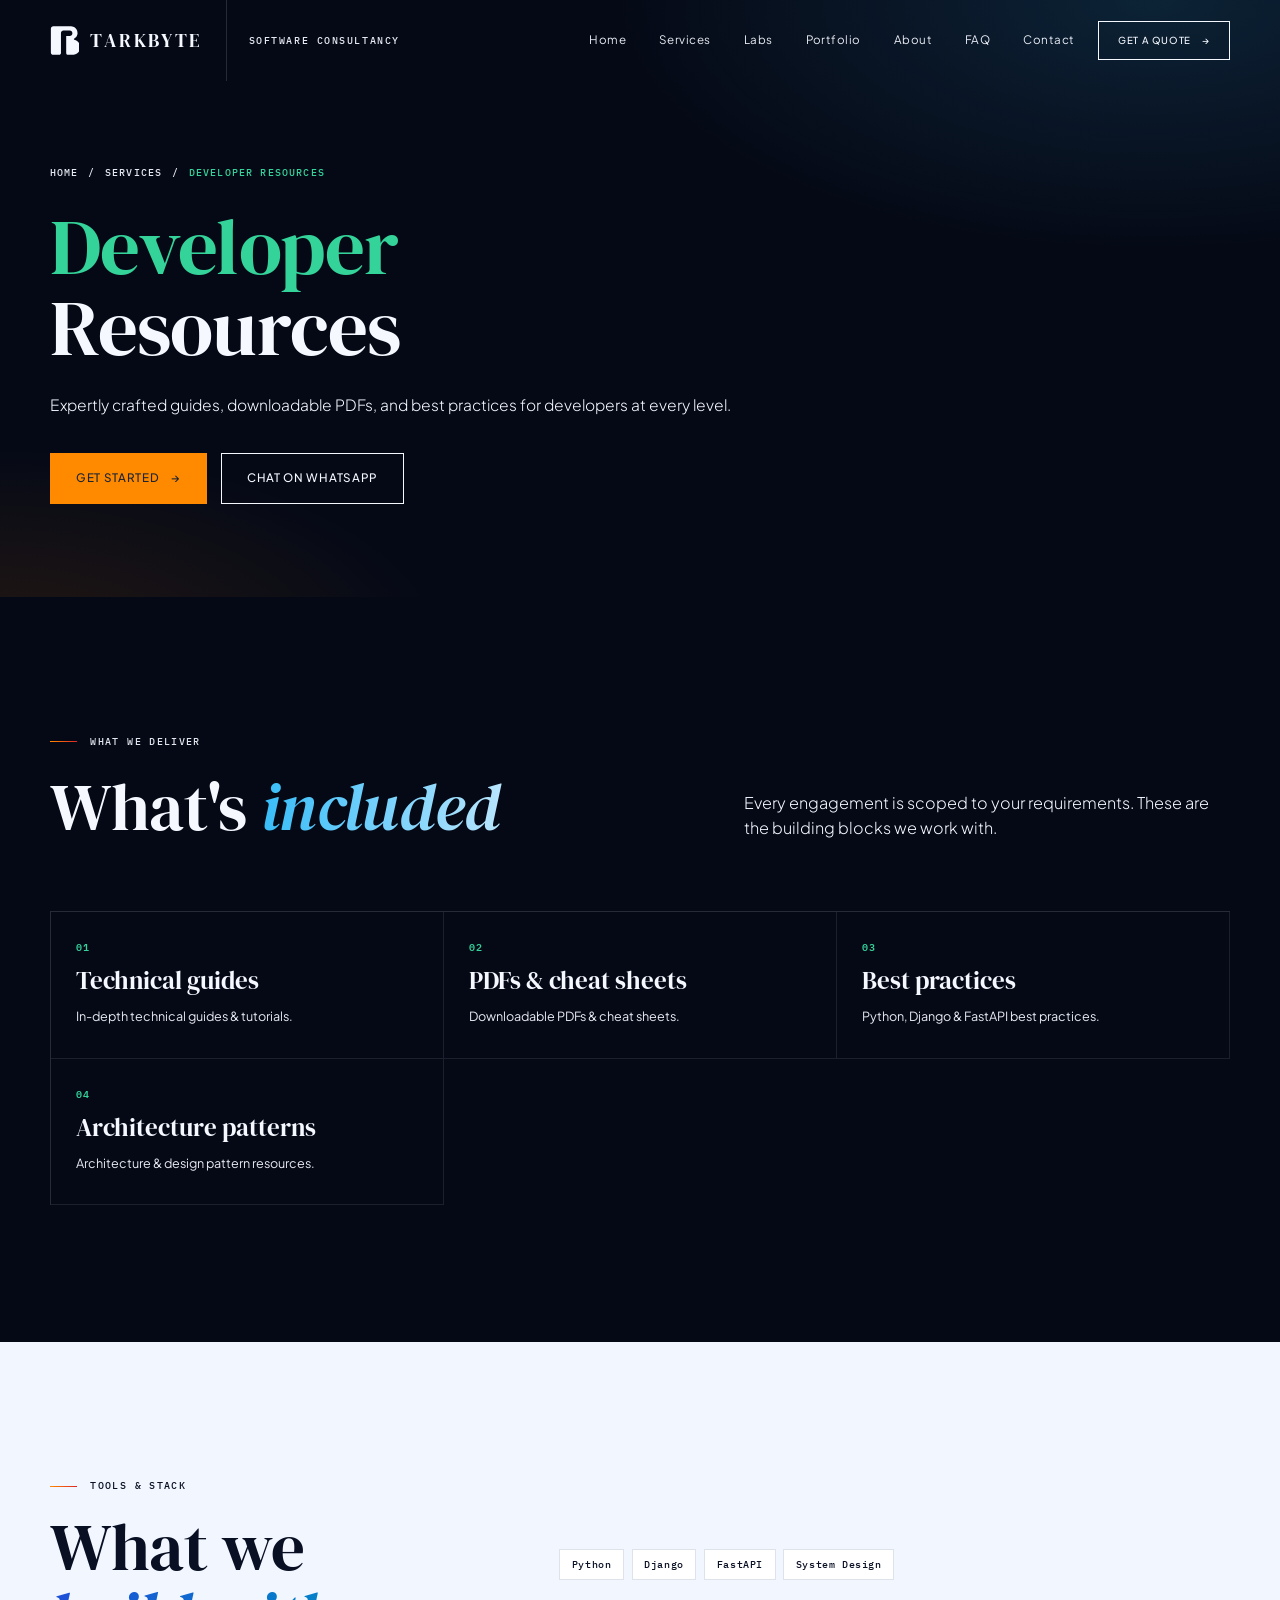
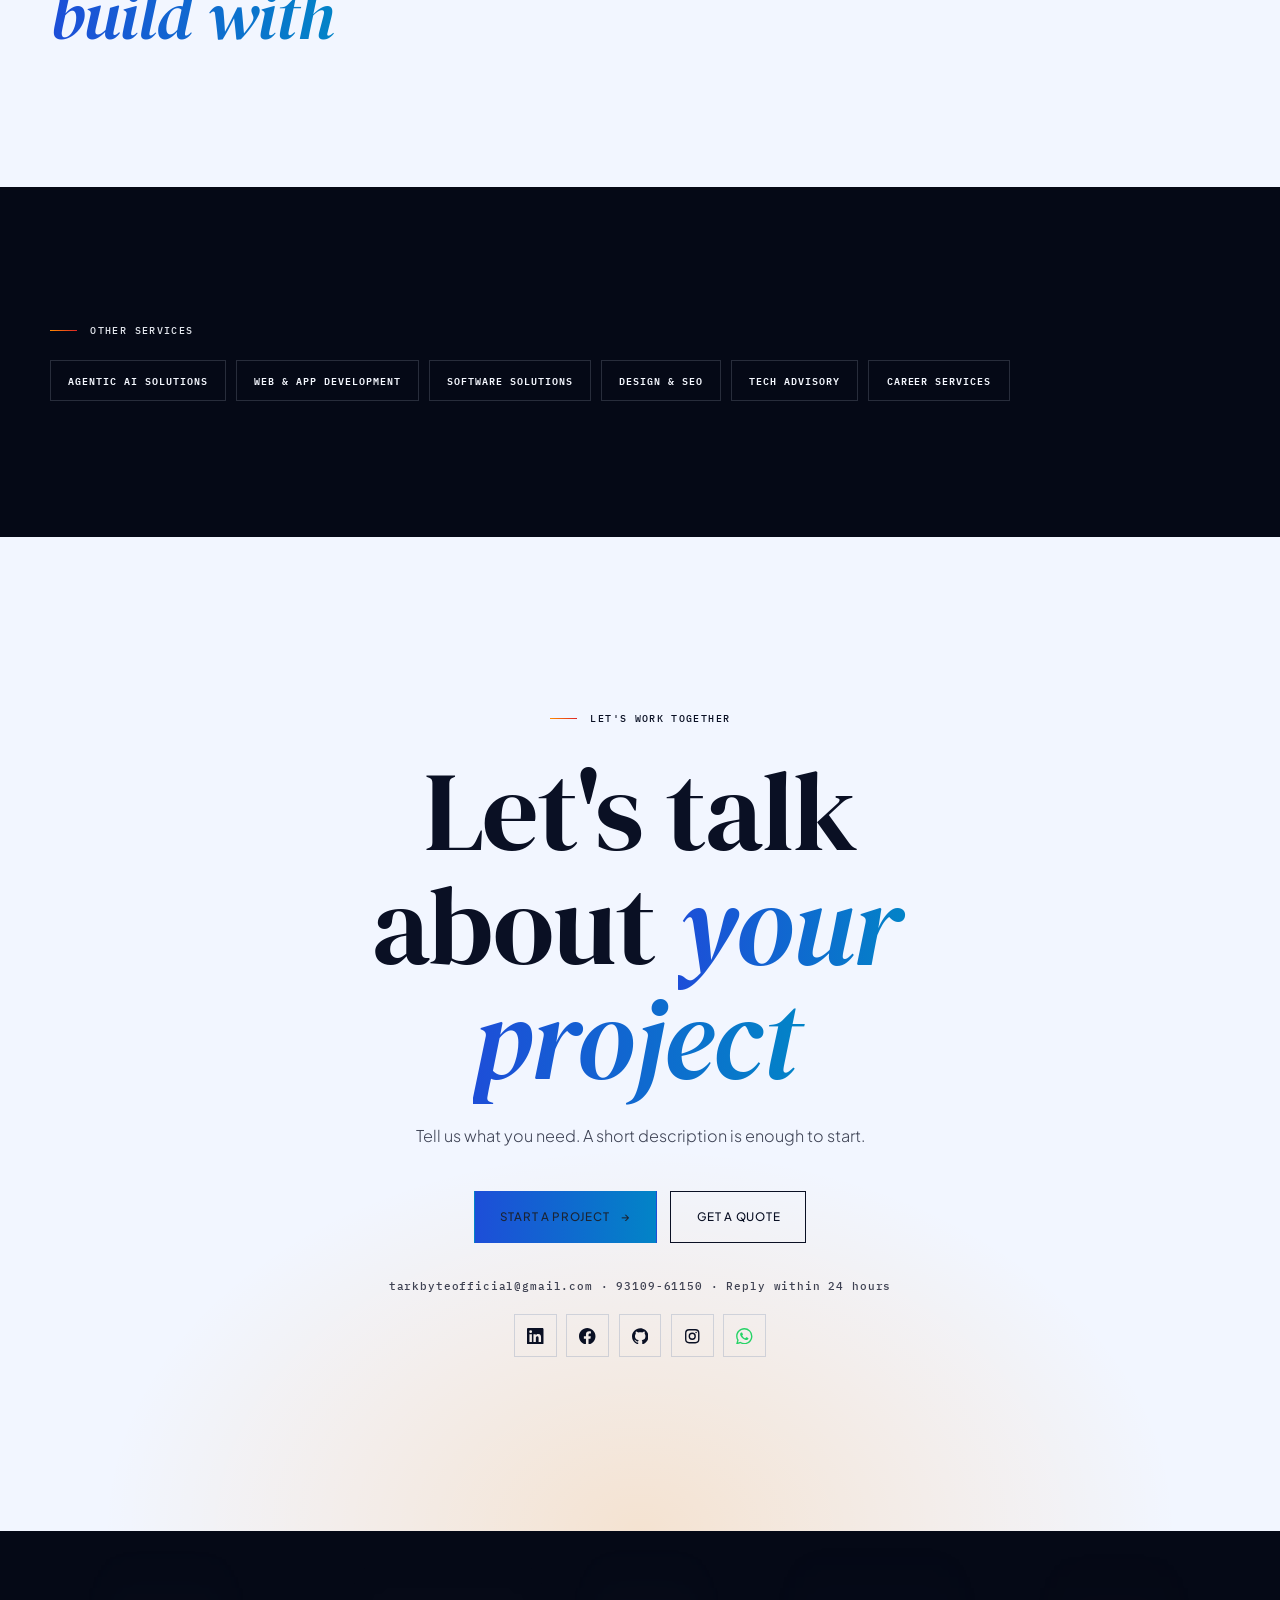
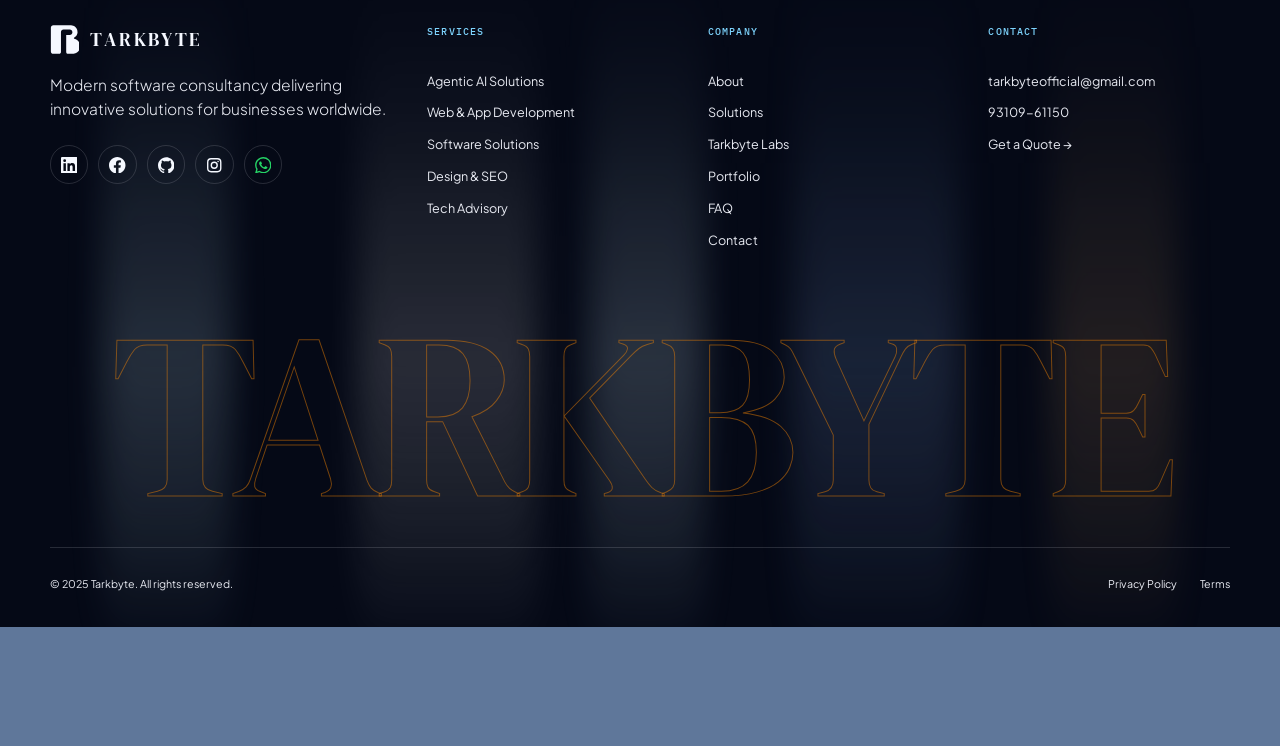
<file: services/developer-resources.html>
<!DOCTYPE html>
<html lang="en">
<head>
<meta charset="UTF-8">
<meta name="viewport" content="width=device-width, initial-scale=1">
<title>Developer Resources — Tarkbyte</title>
<meta name="description" content="Expertly crafted guides, downloadable PDFs, and best practices for developers at every level.">
<link rel="preconnect" href="https://fonts.googleapis.com"><link rel="preconnect" href="https://fonts.gstatic.com" crossorigin>
<link href="https://fonts.googleapis.com/css2?family=DM+Serif+Display:ital@0;1&family=Plus+Jakarta+Sans:wght@300;400;500;600;700&family=IBM+Plex+Mono:wght@500;600&family=Archivo:wdth,wght@125,700;125,800&display=swap" rel="stylesheet">
<link rel="stylesheet" href="../site-v6d.css">
<link rel="stylesheet" href="../inner-v6d.css">
</head>
<body>
<nav id="nav">
<div class="wrap nav-in">
<a class="brand" href="../index.html" aria-label="Tarkbyte home"><svg viewBox="240 244 300 314" fill="currentColor"><path d="M377.72,293.43c-14.61,0.07-26.43,11.94-26.43,26.55v216.2c0,10.55-8.55,19.1-19.1,19.1h-63.26c-14.68,0-26.59-11.9-26.59-26.59V272.37c0-14.82,12.02-26.84,26.84-26.84h180.48c0,0,80-5.89,80.68,76.15c0,0,0.34,38.13-35.06,57.87c0,0-10.13,7.190-0.04,11.53c10.09,4.34,62.17,14.17,64.21,84.64c0,0,2.04,66.17-72.26,79.55h-58.27c-11.67,0-21.14-9.460-21.14-21.14V350.87h38.43c15.86,0,28.72-12.86,28.72-28.72v-0.36c0-15.92-12.95-28.81-28.87-28.72L377.72,293.43z"></path></svg><span>Tarkbyte</span></a>
<span class="nav-sub">Software Consultancy</span>
<div class="links"><a href="../index.html">Home</a><a href="../index.html#services">Services</a><a href="../labs.html">Labs</a><a href="../index.html#portfolio">Portfolio</a><a href="../index.html#about">About</a><a href="../index.html#faq">FAQ</a><a href="../index.html#contact">Contact</a></div>
<a class="btn btn-line nav-cta" href="#contact" data-form="quote">Get a Quote <span class="arr">→</span></a>
<button class="mnav-btn" id="mnav-btn" type="button" aria-label="Open menu" aria-expanded="false" aria-controls="mnav"><span></span><span></span><span></span></button>
</div>
</nav>
<div class="mnav" id="mnav" aria-hidden="true">
<div class="mnav-in">
<div class="mnav-links" role="navigation" aria-label="Mobile"><a href="../index.html" style="--i:0"><span>01</span>Home</a><a href="../index.html#services" style="--i:1"><span>02</span>Services</a><a href="../labs.html" style="--i:2"><span>03</span>Labs</a><a href="../index.html#portfolio" style="--i:3"><span>04</span>Portfolio</a><a href="../index.html#about" style="--i:4"><span>05</span>About</a><a href="../index.html#faq" style="--i:5"><span>06</span>FAQ</a><a href="../index.html#contact" style="--i:6"><span>07</span>Contact</a></div>
<div class="mnav-foot" style="--i:7"><a class="btn btn-solid" href="#contact" data-form="project">Start a Project <span class="arr">→</span></a><a class="btn btn-line" href="#contact" data-form="quote">Get a Quote</a><p><a href="mailto:tarkbyteofficial@gmail.com">tarkbyteofficial@gmail.com</a> · <a href="tel:+919310961150">93109 61150</a></p></div>
</div>
</div>
<header class="phero" style="--c:#34D399">
<div class="wrap">
<div class="crumb"><a href="../index.html">Home</a><span>/</span><a href="../index.html#services">Services</a><span>/</span><span style="color:#34D399">Developer Resources</span></div>
<h1 class="rv"><span>Developer</span> Resources</h1>
<p class="lede rv">Expertly crafted guides, downloadable PDFs, and best practices for developers at every level.</p>
<div class="phero-ctas rv"><a class="btn btn-solid" href="#contact" data-form="quote" data-service="Developer Resources">Get Started <span class="arr">→</span></a><a class="btn btn-line" href="https://wa.me/919310961150?text=Hi%20Tarkbyte%2C%20I%20would%20like%20to%20know%20more%20about%20Developer%20Resources." target="_blank" rel="noopener">Chat on WhatsApp</a></div>
</div>
</header>
<section class="services" style="--c:#34D399">
<div class="wrap">
<div class="head"><div><div class="label rv">What We Deliver</div><h2 class="rv">What's <em>included</em></h2></div><p class="lede rv">Every engagement is scoped to your requirements. These are the building blocks we work with.</p></div>
<div class="dl"><div class="rv"><span class="k">01</span><h3>Technical guides</h3><p>In-depth technical guides &amp; tutorials.</p></div><div class="rv"><span class="k">02</span><h3>PDFs &amp; cheat sheets</h3><p>Downloadable PDFs &amp; cheat sheets.</p></div><div class="rv"><span class="k">03</span><h3>Best practices</h3><p>Python, Django &amp; FastAPI best practices.</p></div><div class="rv"><span class="k">04</span><h3>Architecture patterns</h3><p>Architecture &amp; design pattern resources.</p></div></div>
</div>
</section>
<section class="on-paper" style="--c:#34D399">
<div class="wrap stack-row">
<div><div class="label rv">Tools &amp; Stack</div><h2 class="rv" style="margin-top:20px">What we <em>build with</em></h2></div>
<ul class="chips rv" style="align-self:center"><li>Python</li><li>Django</li><li>FastAPI</li><li>System Design</li></ul>
</div>
</section>
<section class="labs">
<div class="wrap">

<div class="label rv">Other Services</div>
<div class="os rv" style="margin-top:22px"><a href="agentic-ai.html" style="--c:#FF8A00">Agentic AI Solutions</a><a href="web-app-development.html" style="--c:#3B82F6">Web &amp; App Development</a><a href="software-solutions.html" style="--c:#22D3EE">Software Solutions</a><a href="design-seo.html" style="--c:#F97316">Design &amp; SEO</a><a href="tech-advisory.html" style="--c:#A78BFA">Tech Advisory</a><a href="career-services.html" style="--c:#FB7185">Career Services</a></div>
</div>
</section>
<section class="cta" id="contact" data-wa-zone>
<div class="wrap">
<div class="label rv">Let's Work Together</div>
<h2 class="rv">Let's talk about <em>your project</em></h2>
<p class="lede rv">Tell us what you need. A short description is enough to start.</p>
<div class="hero-ctas rv" style="display:flex;gap:14px;justify-content:center;flex-wrap:wrap"><a class="btn btn-solid" href="#contact" data-form="quote" data-service="Developer Resources">Start a Project <span class="arr">→</span></a><a class="btn btn-line" href="#contact" data-form="quote" data-service="Developer Resources">Get a Quote</a></div>
<p class="path-foot rv"><a href="mailto:tarkbyteofficial@gmail.com">tarkbyteofficial@gmail.com</a> · <a href="tel:+919310961150">93109-61150</a> · Reply within 24 hours</p>
<div class="c-social rv"><a href="https://www.linkedin.com/in/tarkbyte-consultancy-services-7161153a/" target="_blank" rel="noopener" aria-label="LinkedIn"><svg viewBox="0 0 24 24" fill="currentColor" aria-hidden="true"><path d="M20.447 20.452h-3.554v-5.569c0-1.328-.027-3.037-1.852-3.037-1.853 0-2.136 1.445-2.136 2.939v5.667H9.351V9h3.414v1.561h.046c.477-.9 1.637-1.85 3.37-1.85 3.601 0 4.267 2.37 4.267 5.455v6.286zM5.337 7.433a2.062 2.062 0 1 1 0-4.125 2.062 2.062 0 0 1 0 4.125zM7.119 20.452H3.555V9h3.564v11.452zM22.225 0H1.771C.792 0 0 .774 0 1.729v20.542C0 23.227.792 24 1.771 24h20.451C23.2 24 24 23.227 24 22.271V1.729C24 .774 23.2 0 22.222 0h.003z"/></svg></a><a href="https://www.facebook.com/" target="_blank" rel="noopener" aria-label="Facebook"><svg viewBox="0 0 24 24" fill="currentColor" aria-hidden="true"><path d="M24 12.073C24 5.405 18.627 0 12 0S0 5.405 0 12.073C0 18.1 4.388 23.094 10.125 24v-8.437H7.078v-3.49h3.047V9.413c0-3.025 1.792-4.697 4.533-4.697 1.312 0 2.686.236 2.686.236v2.971H15.83c-1.491 0-1.956.93-1.956 1.886v2.264h3.328l-.532 3.49h-2.796V24C19.612 23.094 24 18.1 24 12.073z"/></svg></a><a href="https://github.com/takbyte-consultancy" target="_blank" rel="noopener" aria-label="GitHub"><svg viewBox="0 0 24 24" fill="currentColor" aria-hidden="true"><path d="M12 .297c-6.63 0-12 5.373-12 12 0 5.303 3.438 9.8 8.205 11.385.6.113.82-.258.82-.577 0-.285-.01-1.04-.015-2.04-3.338.724-4.042-1.61-4.042-1.61C4.422 18.07 3.633 17.7 3.633 17.7c-1.087-.744.084-.729.084-.729 1.205.084 1.838 1.236 1.838 1.236 1.07 1.835 2.809 1.305 3.495.998.108-.776.417-1.305.76-1.605-2.665-.3-5.466-1.332-5.466-5.93 0-1.31.465-2.38 1.235-3.22-.135-.303-.54-1.523.105-3.176 0 0 1.005-.322 3.3 1.23.96-.267 1.98-.399 3-.405 1.02.006 2.04.138 3 .405 2.28-1.552 3.285-1.23 3.285-1.23.645 1.653.24 2.873.12 3.176.765.84 1.23 1.91 1.23 3.22 0 4.61-2.805 5.625-5.475 5.92.42.36.81 1.096.81 2.22 0 1.606-.015 2.896-.015 3.286 0 .315.21.69.825.57C20.565 22.092 24 17.592 24 12.297c0-6.627-5.373-12-12-12"/></svg></a><a href="https://www.instagram.com/tarkbyte/" target="_blank" rel="noopener" aria-label="Instagram"><svg viewBox="0 0 24 24" fill="none" stroke="currentColor" stroke-width="2" aria-hidden="true"><rect x="2.5" y="2.5" width="19" height="19" rx="5"></rect><circle cx="12" cy="12" r="4.3"></circle><circle cx="17.6" cy="6.4" r="1.1" fill="currentColor" stroke="none"></circle></svg></a><a class="soc-wa" href="https://wa.me/919310961150?text=Hi%20Tarkbyte%2C%20I%20would%20like%20to%20know%20more%20about%20your%20services." target="_blank" rel="noopener" aria-label="WhatsApp"><svg viewBox="0 0 24 24" fill="currentColor" aria-hidden="true"><path d="M17.472 14.382c-.297-.149-1.758-.867-2.03-.967-.273-.099-.471-.148-.67.15-.197.297-.767.966-.94 1.164-.173.199-.347.223-.644.075-.297-.15-1.255-.463-2.39-1.475-.883-.788-1.48-1.761-1.653-2.059-.173-.297-.018-.458.13-.606.134-.133.298-.347.446-.52.149-.174.198-.298.298-.497.099-.198.05-.371-.025-.52-.075-.149-.669-1.612-.916-2.207-.242-.579-.487-.5-.669-.51-.173-.008-.371-.01-.57-.01-.198 0-.52.074-.792.372-.272.297-1.04 1.016-1.04 2.479 0 1.462 1.065 2.875 1.213 3.074.149.198 2.096 3.2 5.077 4.487.709.306 1.262.489 1.694.625.712.227 1.36.195 1.871.118.571-.085 1.758-.719 2.006-1.413.248-.694.248-1.289.173-1.413-.074-.124-.272-.198-.57-.347m-5.421 7.403h-.004a9.87 9.87 0 01-5.031-1.378l-.361-.214-3.741.982.998-3.648-.235-.374a9.86 9.86 0 01-1.51-5.26c.001-5.45 4.436-9.884 9.888-9.884 2.64 0 5.122 1.03 6.988 2.898a9.825 9.825 0 012.893 6.994c-.003 5.45-4.437 9.884-9.885 9.884m8.413-18.297A11.815 11.815 0 0012.05 0C5.495 0 .16 5.335.157 11.892c0 2.096.547 4.142 1.588 5.945L.057 24l6.305-1.654a11.882 11.882 0 005.683 1.448h.005c6.554 0 11.89-5.335 11.893-11.893a11.821 11.821 0 00-3.48-8.413Z"></path></svg></a></div>
</div>
</section>
<footer>
<div class="wrap">
<div class="f-top">
<div class="about"><a class="brand" href="../index.html#top"><svg viewBox="240 244 300 314" fill="currentColor" style="width:30px;height:30px"><path d="M377.72,293.43c-14.61,0.07-26.43,11.94-26.43,26.55v216.2c0,10.55-8.55,19.1-19.1,19.1h-63.26c-14.68,0-26.59-11.9-26.59-26.59V272.37c0-14.82,12.02-26.84,26.84-26.84h180.48c0,0,80-5.89,80.68,76.15c0,0,0.34,38.13-35.06,57.87c0,0-10.13,7.19-0.04,11.53c10.09,4.34,62.17,14.17,64.21,84.64c0,0,2.04,66.17-72.26,79.55h-58.27c-11.67,0-21.14-9.46-21.14-21.14V350.87h38.43c15.86,0,28.72-12.86,28.72-28.72v-0.36c0-15.920-12.95-28.81-28.87-28.72L377.72,293.43z"></path></svg><span>Tarkbyte</span></a><p>Modern software consultancy delivering innovative solutions for businesses worldwide.</p><div class="socials"><a href="https://www.linkedin.com/in/tarkbyte-consultancy-services-7161153a/" target="_blank" rel="noopener" aria-label="LinkedIn"><svg viewBox="0 0 24 24" fill="currentColor" aria-hidden="true"><path d="M20.447 20.452h-3.554v-5.569c0-1.328-.027-3.037-1.852-3.037-1.853 0-2.136 1.445-2.136 2.939v5.667H9.351V9h3.414v1.561h.046c.477-.9 1.637-1.85 3.37-1.85 3.601 0 4.267 2.37 4.267 5.455v6.286zM5.337 7.433a2.062 2.062 0 1 1 0-4.125 2.062 2.062 0 0 1 0 4.125zM7.119 20.452H3.555V9h3.564v11.452zM22.225 0H1.771C.792 0 0 .774 0 1.729v20.542C0 23.227.792 24 1.771 24h20.451C23.2 24 24 23.227 24 22.271V1.729C24 .774 23.2 0 22.222 0h.003z"/></svg></a><a href="https://www.facebook.com/" target="_blank" rel="noopener" aria-label="Facebook"><svg viewBox="0 0 24 24" fill="currentColor" aria-hidden="true"><path d="M24 12.073C24 5.405 18.627 0 12 0S0 5.405 0 12.073C0 18.1 4.388 23.094 10.125 24v-8.437H7.078v-3.49h3.047V9.413c0-3.025 1.792-4.697 4.533-4.697 1.312 0 2.686.236 2.686.236v2.971H15.83c-1.491 0-1.956.93-1.956 1.886v2.264h3.328l-.532 3.49h-2.796V24C19.612 23.094 24 18.1 24 12.073z"/></svg></a><a href="https://github.com/takbyte-consultancy" target="_blank" rel="noopener" aria-label="GitHub"><svg viewBox="0 0 24 24" fill="currentColor" aria-hidden="true"><path d="M12 .297c-6.63 0-12 5.373-12 12 0 5.303 3.438 9.8 8.205 11.385.6.113.82-.258.82-.577 0-.285-.01-1.04-.015-2.04-3.338.724-4.042-1.61-4.042-1.61C4.422 18.07 3.633 17.7 3.633 17.7c-1.087-.744.084-.729.084-.729 1.205.084 1.838 1.236 1.838 1.236 1.07 1.835 2.809 1.305 3.495.998.108-.776.417-1.305.76-1.605-2.665-.3-5.466-1.332-5.466-5.93 0-1.31.465-2.38 1.235-3.22-.135-.303-.54-1.523.105-3.176 0 0 1.005-.322 3.3 1.23.96-.267 1.98-.399 3-.405 1.02.006 2.04.138 3 .405 2.28-1.552 3.285-1.23 3.285-1.23.645 1.653.24 2.873.12 3.176.765.84 1.23 1.91 1.23 3.22 0 4.61-2.805 5.625-5.475 5.92.42.36.81 1.096.81 2.22 0 1.606-.015 2.896-.015 3.286 0 .315.21.69.825.57C20.565 22.092 24 17.592 24 12.297c0-6.627-5.373-12-12-12"/></svg></a><a href="https://www.instagram.com/tarkbyte/" target="_blank" rel="noopener" aria-label="Instagram"><svg viewBox="0 0 24 24" fill="none" stroke="currentColor" stroke-width="2" aria-hidden="true"><rect x="2.5" y="2.5" width="19" height="19" rx="5"></rect><circle cx="12" cy="12" r="4.3"></circle><circle cx="17.6" cy="6.4" r="1.1" fill="currentColor" stroke="none"></circle></svg></a><a class="soc-wa" href="https://wa.me/919310961150?text=Hi%20Tarkbyte%2C%20I%20would%20like%20to%20know%20more%20about%20your%20services." target="_blank" rel="noopener" aria-label="WhatsApp"><svg viewBox="0 0 24 24" fill="currentColor" aria-hidden="true"><path d="M17.472 14.382c-.297-.149-1.758-.867-2.03-.967-.273-.099-.471-.148-.67.15-.197.297-.767.966-.94 1.164-.173.199-.347.223-.644.075-.297-.15-1.255-.463-2.39-1.475-.883-.788-1.48-1.761-1.653-2.059-.173-.297-.018-.458.13-.606.134-.133.298-.347.446-.52.149-.174.198-.298.298-.497.099-.198.05-.371-.025-.52-.075-.149-.669-1.612-.916-2.207-.242-.579-.487-.5-.669-.51-.173-.008-.371-.01-.57-.01-.198 0-.52.074-.792.372-.272.297-1.04 1.016-1.04 2.479 0 1.462 1.065 2.875 1.213 3.074.149.198 2.096 3.2 5.077 4.487.709.306 1.262.489 1.694.625.712.227 1.36.195 1.871.118.571-.085 1.758-.719 2.006-1.413.248-.694.248-1.289.173-1.413-.074-.124-.272-.198-.57-.347m-5.421 7.403h-.004a9.87 9.87 0 01-5.031-1.378l-.361-.214-3.741.982.998-3.648-.235-.374a9.86 9.86 0 01-1.51-5.26c.001-5.45 4.436-9.884 9.888-9.884 2.64 0 5.122 1.03 6.988 2.898a9.825 9.825 0 012.893 6.994c-.003 5.45-4.437 9.884-9.885 9.884m8.413-18.297A11.815 11.815 0 0012.05 0C5.495 0 .16 5.335.157 11.892c0 2.096.547 4.142 1.588 5.945L.057 24l6.305-1.654a11.882 11.882 0 005.683 1.448h.005c6.554 0 11.89-5.335 11.893-11.893a11.821 11.821 0 00-3.48-8.413Z"></path></svg></a></div></div>
<div class="col"><h4>Services</h4><a href="../services/agentic-ai.html">Agentic AI Solutions</a><a href="../services/web-app-development.html">Web &amp; App Development</a><a href="../services/software-solutions.html">Software Solutions</a><a href="../services/design-seo.html">Design &amp; SEO</a><a href="../services/tech-advisory.html">Tech Advisory</a></div>
<div class="col"><h4>Company</h4><a href="../index.html#about">About</a><a href="../index.html#solutions">Solutions</a><a href="../labs.html">Tarkbyte Labs</a><a href="../index.html#portfolio">Portfolio</a><a href="../index.html#faq">FAQ</a><a href="#contact">Contact</a></div>
<div class="col"><h4>Contact</h4><a href="mailto:tarkbyteofficial@gmail.com">tarkbyteofficial@gmail.com</a><a href="tel:9310961150">93109-61150</a><a href="#contact" data-form="quote">Get a Quote →</a></div>
</div>
<div class="wordmark">TARKBYTE</div>
<div class="f-bot"><span>© 2025 Tarkbyte. All rights reserved.</span><div><a href="../index.html#">Privacy Policy</a><a href="../index.html#">Terms</a></div></div>
</div>
</footer>
<script>
(()=>{const b=document.getElementById('mnav-btn'),m=document.getElementById('mnav'),r=document.documentElement;if(!b)return;
const set=o=>{r.classList.toggle('mnav-open',o);b.setAttribute('aria-expanded',o);b.setAttribute('aria-label',o?'Close menu':'Open menu');m.setAttribute('aria-hidden',!o);r.style.overflow=o?'hidden':''};
b.addEventListener('click',()=>set(!r.classList.contains('mnav-open')));m.querySelectorAll('a').forEach(a=>a.addEventListener('click',()=>set(false)));
addEventListener('keydown',e=>{if(e.key==='Escape')set(false)});addEventListener('resize',()=>{if(innerWidth>960)set(false)});})();
</script>
<script src="../site.js"></script>
<script src="../beams.js"></script>
</body>
</html>
</file>
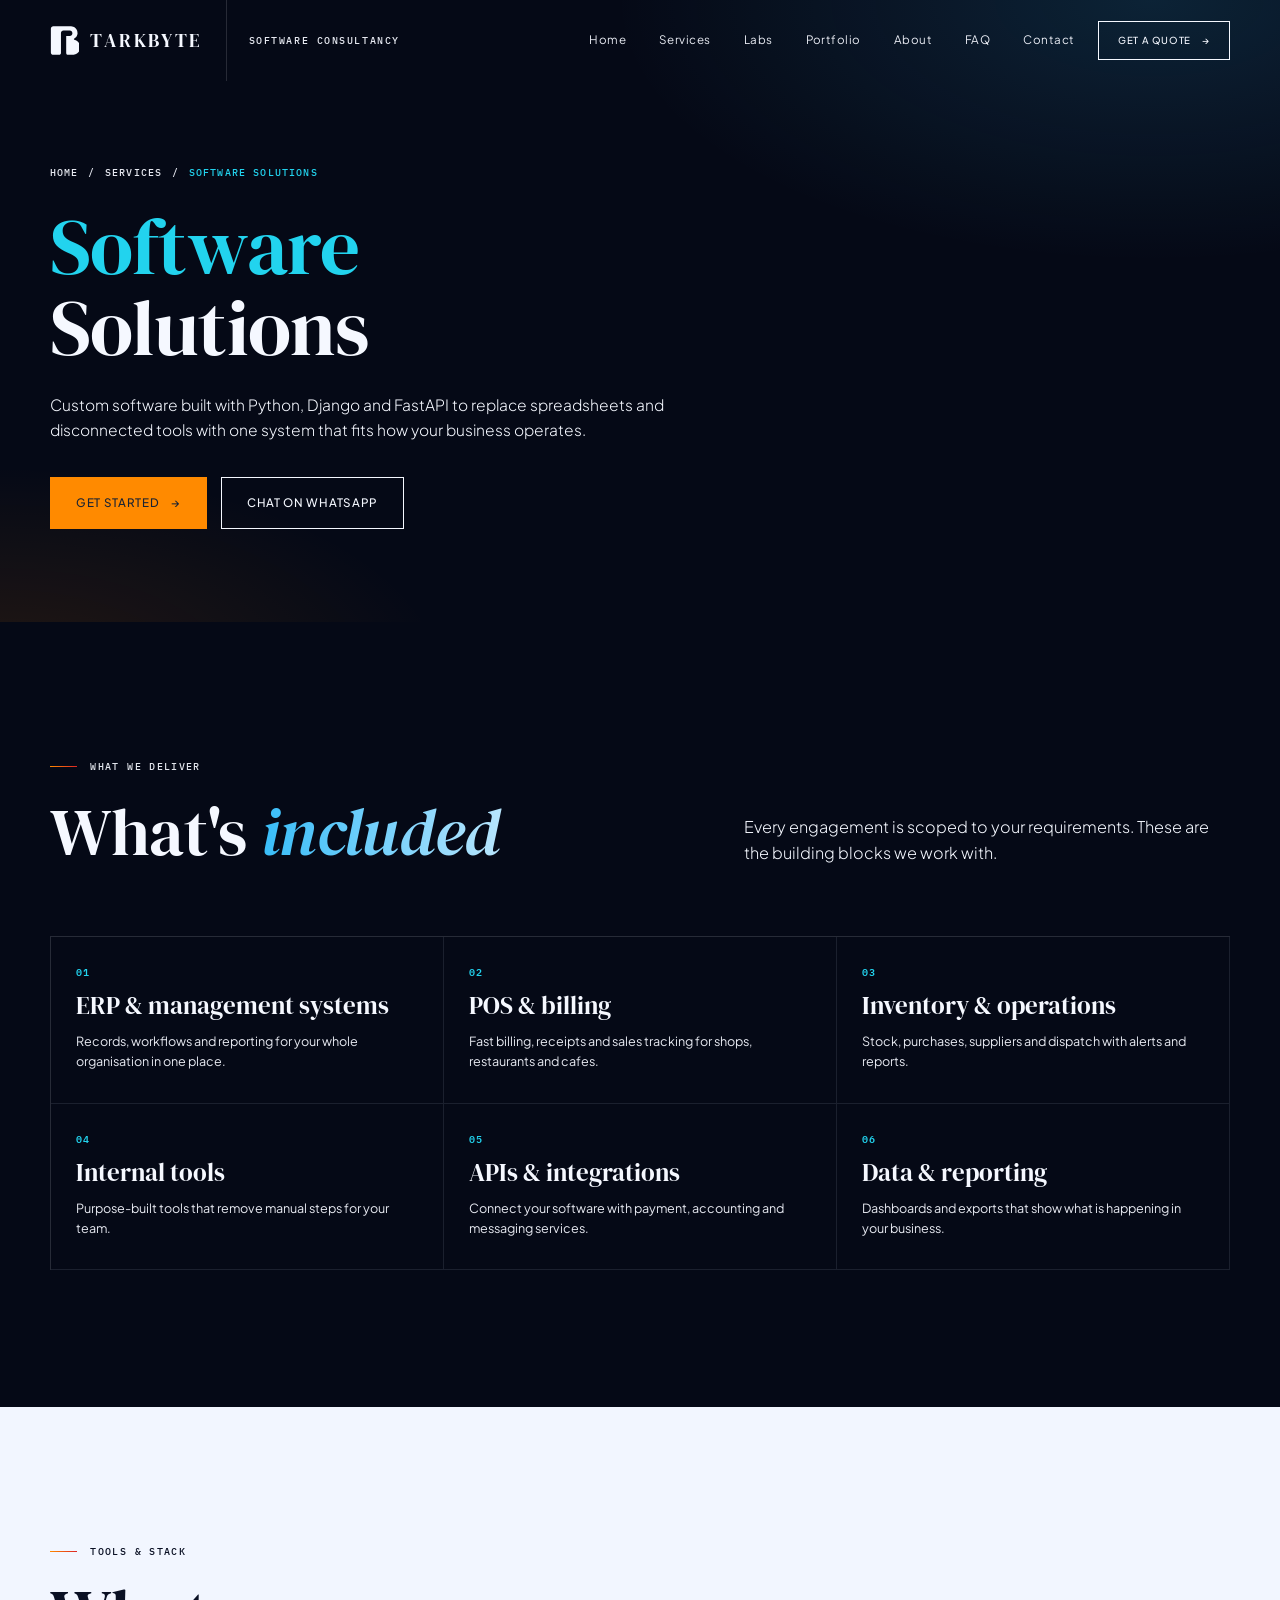
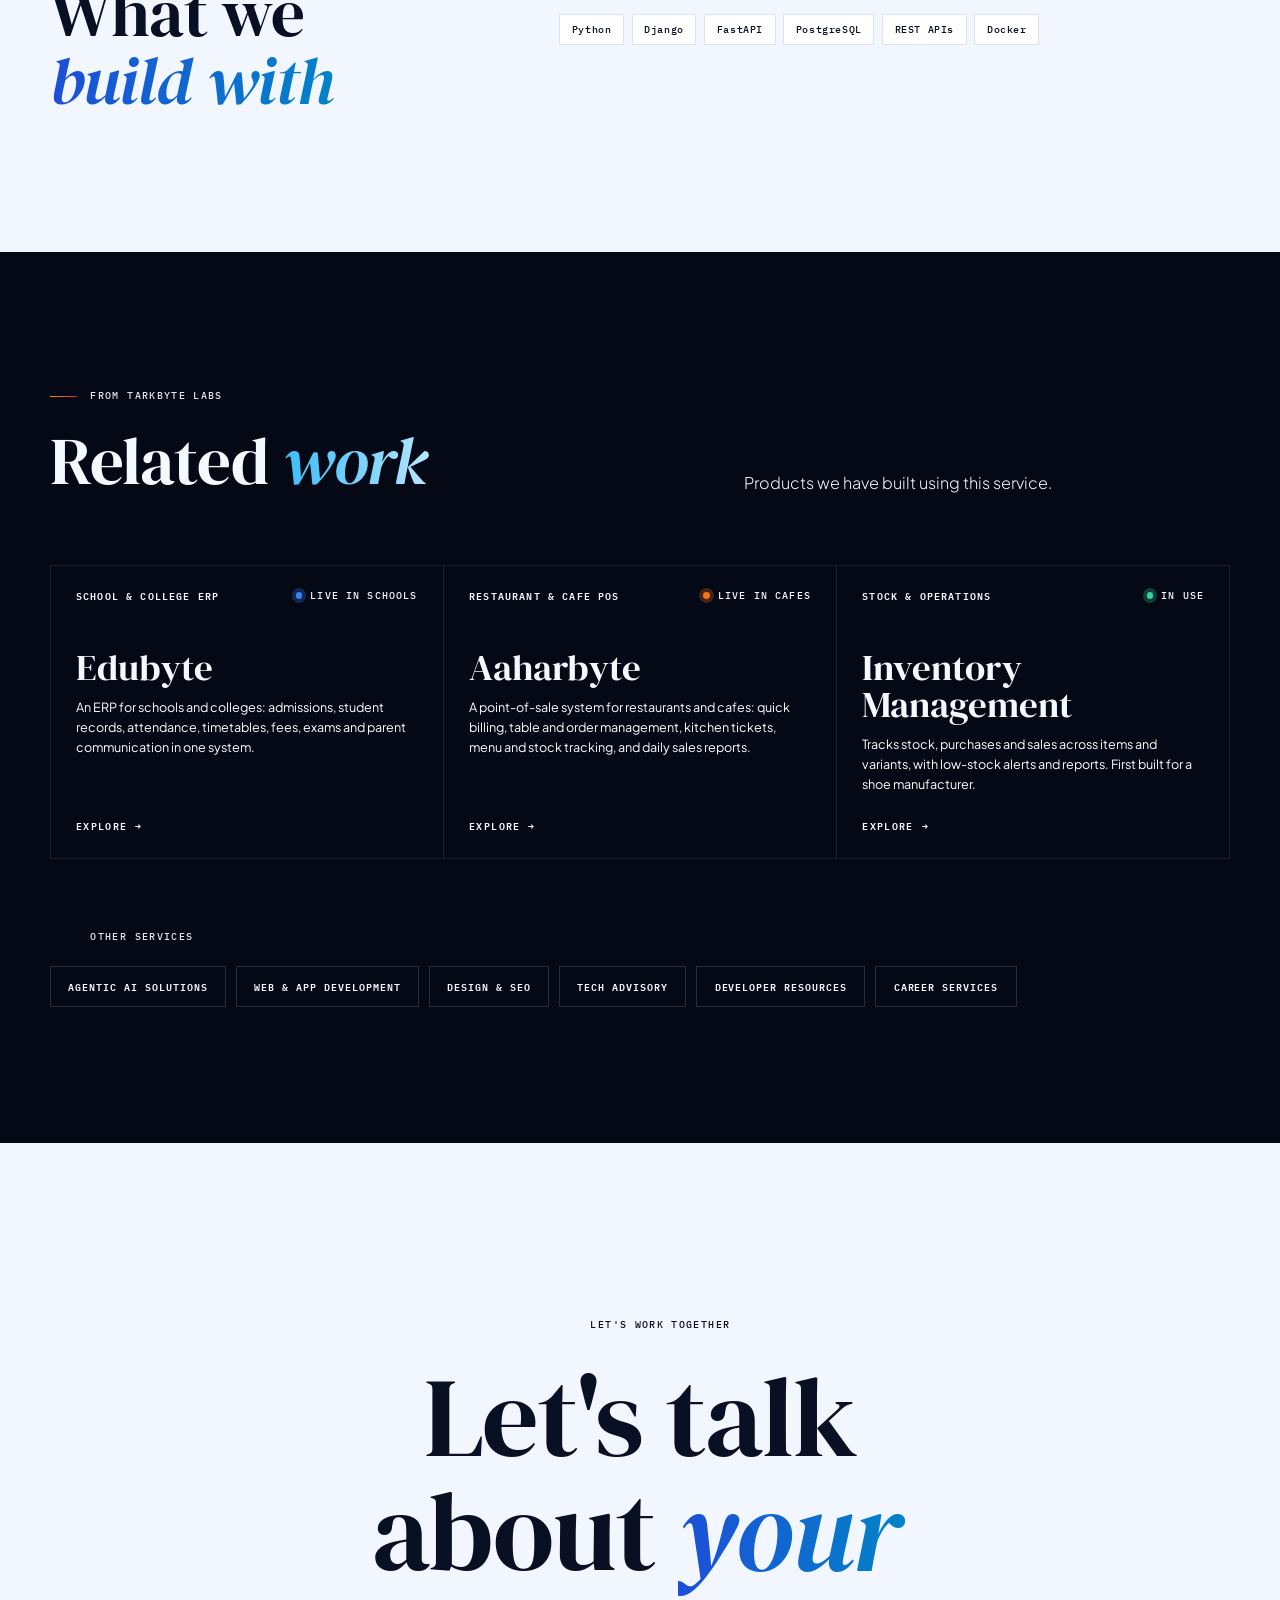
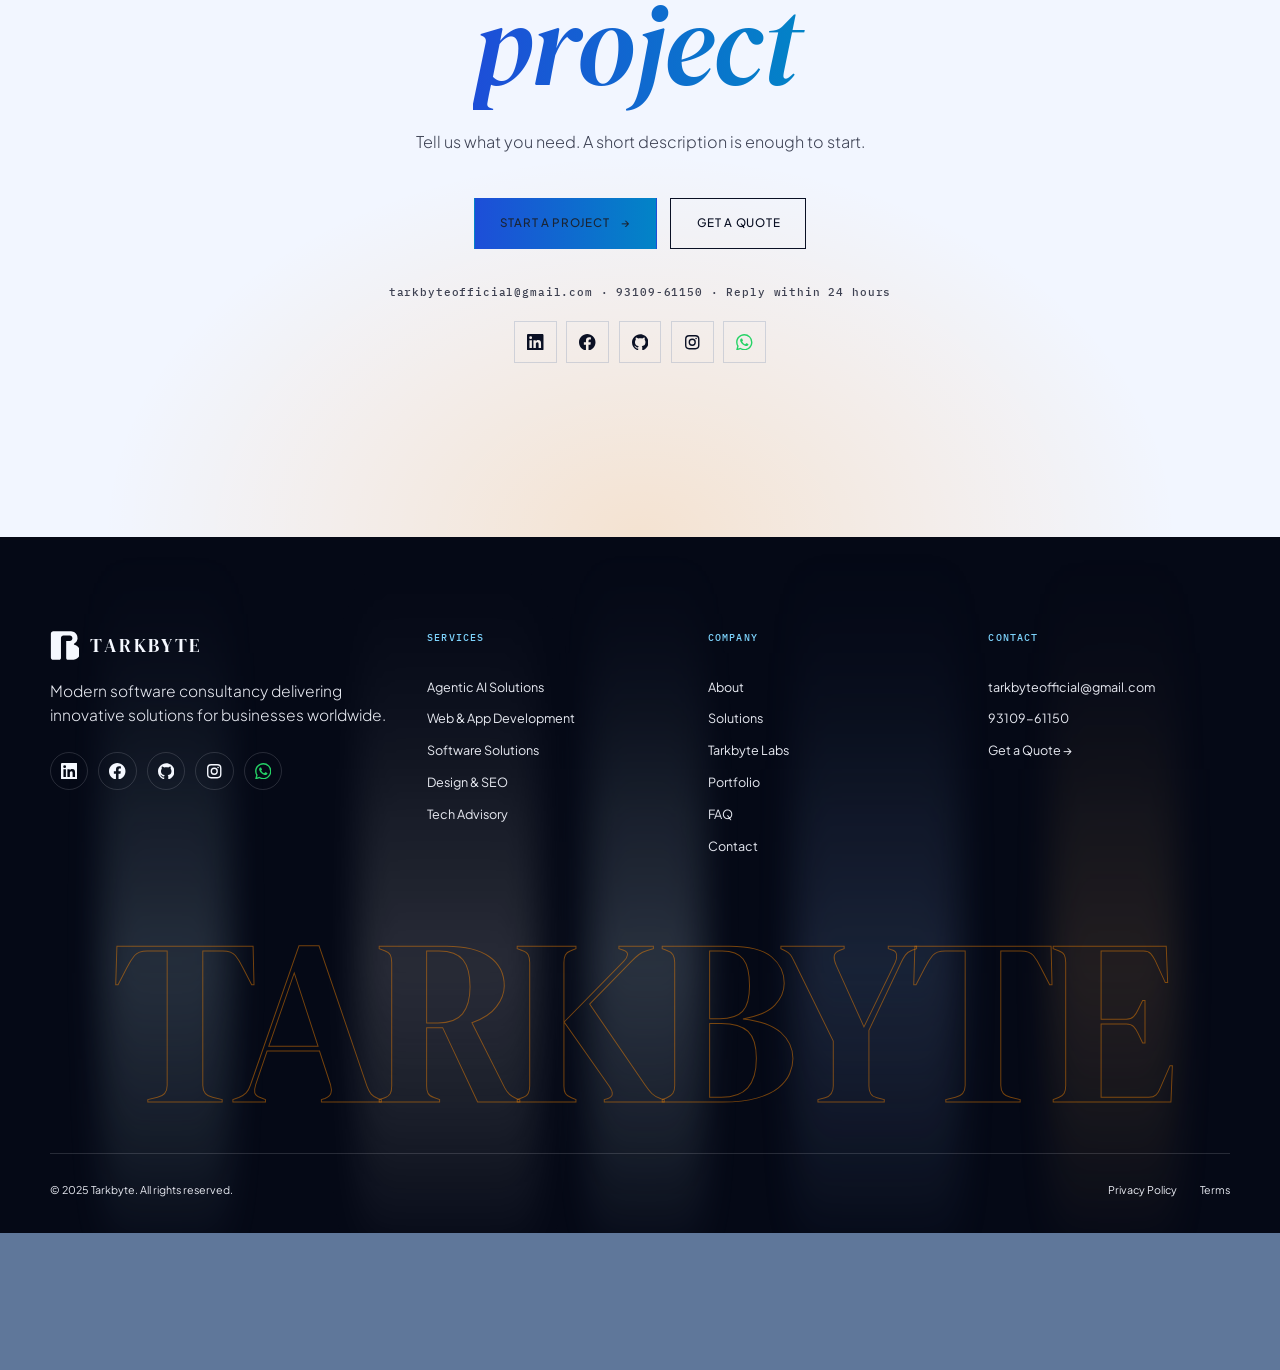
<file: services/software-solutions.html>
<!DOCTYPE html>
<html lang="en">
<head>
<meta charset="UTF-8">
<meta name="viewport" content="width=device-width, initial-scale=1">
<title>Software Solutions — Tarkbyte</title>
<meta name="description" content="Custom software built with Python, Django and FastAPI to replace spreadsheets and disconnected tools with one system that fits how your business operates.">
<link rel="preconnect" href="https://fonts.googleapis.com"><link rel="preconnect" href="https://fonts.gstatic.com" crossorigin>
<link href="https://fonts.googleapis.com/css2?family=DM+Serif+Display:ital@0;1&family=Plus+Jakarta+Sans:wght@300;400;500;600;700&family=IBM+Plex+Mono:wght@500;600&family=Archivo:wdth,wght@125,700;125,800&display=swap" rel="stylesheet">
<link rel="stylesheet" href="../site-v6d.css">
<link rel="stylesheet" href="../inner-v6d.css">
</head>
<body>
<nav id="nav">
<div class="wrap nav-in">
<a class="brand" href="../index.html" aria-label="Tarkbyte home"><svg viewBox="240 244 300 314" fill="currentColor"><path d="M377.72,293.43c-14.61,0.07-26.43,11.94-26.43,26.55v216.2c0,10.55-8.55,19.1-19.1,19.1h-63.26c-14.68,0-26.59-11.9-26.59-26.59V272.37c0-14.82,12.02-26.84,26.84-26.84h180.48c0,0,80-5.89,80.68,76.15c0,0,0.34,38.13-35.06,57.87c0,0-10.13,7.190-0.04,11.53c10.09,4.34,62.17,14.17,64.21,84.64c0,0,2.04,66.17-72.26,79.55h-58.27c-11.67,0-21.14-9.460-21.14-21.14V350.87h38.43c15.86,0,28.72-12.86,28.72-28.72v-0.36c0-15.92-12.95-28.81-28.87-28.72L377.72,293.43z"></path></svg><span>Tarkbyte</span></a>
<span class="nav-sub">Software Consultancy</span>
<div class="links"><a href="../index.html">Home</a><a href="../index.html#services">Services</a><a href="../labs.html">Labs</a><a href="../index.html#portfolio">Portfolio</a><a href="../index.html#about">About</a><a href="../index.html#faq">FAQ</a><a href="../index.html#contact">Contact</a></div>
<a class="btn btn-line nav-cta" href="#contact" data-form="quote">Get a Quote <span class="arr">→</span></a>
<button class="mnav-btn" id="mnav-btn" type="button" aria-label="Open menu" aria-expanded="false" aria-controls="mnav"><span></span><span></span><span></span></button>
</div>
</nav>
<div class="mnav" id="mnav" aria-hidden="true">
<div class="mnav-in">
<div class="mnav-links" role="navigation" aria-label="Mobile"><a href="../index.html" style="--i:0"><span>01</span>Home</a><a href="../index.html#services" style="--i:1"><span>02</span>Services</a><a href="../labs.html" style="--i:2"><span>03</span>Labs</a><a href="../index.html#portfolio" style="--i:3"><span>04</span>Portfolio</a><a href="../index.html#about" style="--i:4"><span>05</span>About</a><a href="../index.html#faq" style="--i:5"><span>06</span>FAQ</a><a href="../index.html#contact" style="--i:6"><span>07</span>Contact</a></div>
<div class="mnav-foot" style="--i:7"><a class="btn btn-solid" href="#contact" data-form="project">Start a Project <span class="arr">→</span></a><a class="btn btn-line" href="#contact" data-form="quote">Get a Quote</a><p><a href="mailto:tarkbyteofficial@gmail.com">tarkbyteofficial@gmail.com</a> · <a href="tel:+919310961150">93109 61150</a></p></div>
</div>
</div>
<header class="phero" style="--c:#22D3EE">
<div class="wrap">
<div class="crumb"><a href="../index.html">Home</a><span>/</span><a href="../index.html#services">Services</a><span>/</span><span style="color:#22D3EE">Software Solutions</span></div>
<h1 class="rv"><span>Software</span> Solutions</h1>
<p class="lede rv">Custom software built with Python, Django and FastAPI to replace spreadsheets and disconnected tools with one system that fits how your business operates.</p>
<div class="phero-ctas rv"><a class="btn btn-solid" href="#contact" data-form="project" data-service="Software Solutions">Get Started <span class="arr">→</span></a><a class="btn btn-line" href="https://wa.me/919310961150?text=Hi%20Tarkbyte%2C%20I%20would%20like%20to%20know%20more%20about%20Software%20Solutions." target="_blank" rel="noopener">Chat on WhatsApp</a></div>
</div>
</header>
<section class="services" style="--c:#22D3EE">
<div class="wrap">
<div class="head"><div><div class="label rv">What We Deliver</div><h2 class="rv">What's <em>included</em></h2></div><p class="lede rv">Every engagement is scoped to your requirements. These are the building blocks we work with.</p></div>
<div class="dl"><div class="rv"><span class="k">01</span><h3>ERP &amp; management systems</h3><p>Records, workflows and reporting for your whole organisation in one place.</p></div><div class="rv"><span class="k">02</span><h3>POS &amp; billing</h3><p>Fast billing, receipts and sales tracking for shops, restaurants and cafes.</p></div><div class="rv"><span class="k">03</span><h3>Inventory &amp; operations</h3><p>Stock, purchases, suppliers and dispatch with alerts and reports.</p></div><div class="rv"><span class="k">04</span><h3>Internal tools</h3><p>Purpose-built tools that remove manual steps for your team.</p></div><div class="rv"><span class="k">05</span><h3>APIs &amp; integrations</h3><p>Connect your software with payment, accounting and messaging services.</p></div><div class="rv"><span class="k">06</span><h3>Data &amp; reporting</h3><p>Dashboards and exports that show what is happening in your business.</p></div></div>
</div>
</section>
<section class="on-paper" style="--c:#22D3EE">
<div class="wrap stack-row">
<div><div class="label rv">Tools &amp; Stack</div><h2 class="rv" style="margin-top:20px">What we <em>build with</em></h2></div>
<ul class="chips rv" style="align-self:center"><li>Python</li><li>Django</li><li>FastAPI</li><li>PostgreSQL</li><li>REST APIs</li><li>Docker</li></ul>
</div>
</section>
<section class="labs">
<div class="wrap">
<div class="head"><div><div class="label rv">From Tarkbyte Labs</div><h2 class="rv">Related <em>work</em></h2></div><p class="lede rv">Products we have built using this service.</p></div>
<div class="lg" style="margin-bottom:72px"><a class="lab rv" href="../labs.html#edubyte" style="--c:#3B82F6"><div class="lab-top"><b>School &amp; College ERP</b><span class="lab-st"><i></i>Live in schools</span></div><h3>Edubyte</h3><p>An ERP for schools and colleges: admissions, student records, attendance, timetables, fees, exams and parent communication in one system.</p><span class="lab-go">Explore <span>→</span></span></a><a class="lab rv" href="../labs.html#aaharbyte" style="--c:#F97316"><div class="lab-top"><b>Restaurant &amp; Cafe POS</b><span class="lab-st"><i></i>Live in cafes</span></div><h3>Aaharbyte</h3><p>A point-of-sale system for restaurants and cafes: quick billing, table and order management, kitchen tickets, menu and stock tracking, and daily sales reports.</p><span class="lab-go">Explore <span>→</span></span></a><a class="lab rv" href="../labs.html#inventory" style="--c:#34D399"><div class="lab-top"><b>Stock &amp; Operations</b><span class="lab-st"><i></i>In use</span></div><h3>Inventory Management</h3><p>Tracks stock, purchases and sales across items and variants, with low-stock alerts and reports. First built for a shoe manufacturer.</p><span class="lab-go">Explore <span>→</span></span></a></div>
<div class="label rv">Other Services</div>
<div class="os rv" style="margin-top:22px"><a href="agentic-ai.html" style="--c:#FF8A00">Agentic AI Solutions</a><a href="web-app-development.html" style="--c:#3B82F6">Web &amp; App Development</a><a href="design-seo.html" style="--c:#F97316">Design &amp; SEO</a><a href="tech-advisory.html" style="--c:#A78BFA">Tech Advisory</a><a href="developer-resources.html" style="--c:#34D399">Developer Resources</a><a href="career-services.html" style="--c:#FB7185">Career Services</a></div>
</div>
</section>
<section class="cta" id="contact" data-wa-zone>
<div class="wrap">
<div class="label rv">Let's Work Together</div>
<h2 class="rv">Let's talk about <em>your project</em></h2>
<p class="lede rv">Tell us what you need. A short description is enough to start.</p>
<div class="hero-ctas rv" style="display:flex;gap:14px;justify-content:center;flex-wrap:wrap"><a class="btn btn-solid" href="#contact" data-form="project" data-service="Software Solutions">Start a Project <span class="arr">→</span></a><a class="btn btn-line" href="#contact" data-form="quote" data-service="Software Solutions">Get a Quote</a></div>
<p class="path-foot rv"><a href="mailto:tarkbyteofficial@gmail.com">tarkbyteofficial@gmail.com</a> · <a href="tel:+919310961150">93109-61150</a> · Reply within 24 hours</p>
<div class="c-social rv"><a href="https://www.linkedin.com/in/tarkbyte-consultancy-services-7161153a/" target="_blank" rel="noopener" aria-label="LinkedIn"><svg viewBox="0 0 24 24" fill="currentColor" aria-hidden="true"><path d="M20.447 20.452h-3.554v-5.569c0-1.328-.027-3.037-1.852-3.037-1.853 0-2.136 1.445-2.136 2.939v5.667H9.351V9h3.414v1.561h.046c.477-.9 1.637-1.85 3.37-1.85 3.601 0 4.267 2.37 4.267 5.455v6.286zM5.337 7.433a2.062 2.062 0 1 1 0-4.125 2.062 2.062 0 0 1 0 4.125zM7.119 20.452H3.555V9h3.564v11.452zM22.225 0H1.771C.792 0 0 .774 0 1.729v20.542C0 23.227.792 24 1.771 24h20.451C23.2 24 24 23.227 24 22.271V1.729C24 .774 23.2 0 22.222 0h.003z"/></svg></a><a href="https://www.facebook.com/" target="_blank" rel="noopener" aria-label="Facebook"><svg viewBox="0 0 24 24" fill="currentColor" aria-hidden="true"><path d="M24 12.073C24 5.405 18.627 0 12 0S0 5.405 0 12.073C0 18.1 4.388 23.094 10.125 24v-8.437H7.078v-3.49h3.047V9.413c0-3.025 1.792-4.697 4.533-4.697 1.312 0 2.686.236 2.686.236v2.971H15.83c-1.491 0-1.956.93-1.956 1.886v2.264h3.328l-.532 3.49h-2.796V24C19.612 23.094 24 18.1 24 12.073z"/></svg></a><a href="https://github.com/takbyte-consultancy" target="_blank" rel="noopener" aria-label="GitHub"><svg viewBox="0 0 24 24" fill="currentColor" aria-hidden="true"><path d="M12 .297c-6.63 0-12 5.373-12 12 0 5.303 3.438 9.8 8.205 11.385.6.113.82-.258.82-.577 0-.285-.01-1.04-.015-2.04-3.338.724-4.042-1.61-4.042-1.61C4.422 18.07 3.633 17.7 3.633 17.7c-1.087-.744.084-.729.084-.729 1.205.084 1.838 1.236 1.838 1.236 1.07 1.835 2.809 1.305 3.495.998.108-.776.417-1.305.76-1.605-2.665-.3-5.466-1.332-5.466-5.93 0-1.31.465-2.38 1.235-3.22-.135-.303-.54-1.523.105-3.176 0 0 1.005-.322 3.3 1.23.96-.267 1.98-.399 3-.405 1.02.006 2.04.138 3 .405 2.28-1.552 3.285-1.23 3.285-1.23.645 1.653.24 2.873.12 3.176.765.84 1.23 1.91 1.23 3.22 0 4.61-2.805 5.625-5.475 5.92.42.36.81 1.096.81 2.22 0 1.606-.015 2.896-.015 3.286 0 .315.21.69.825.57C20.565 22.092 24 17.592 24 12.297c0-6.627-5.373-12-12-12"/></svg></a><a href="https://www.instagram.com/tarkbyte/" target="_blank" rel="noopener" aria-label="Instagram"><svg viewBox="0 0 24 24" fill="none" stroke="currentColor" stroke-width="2" aria-hidden="true"><rect x="2.5" y="2.5" width="19" height="19" rx="5"></rect><circle cx="12" cy="12" r="4.3"></circle><circle cx="17.6" cy="6.4" r="1.1" fill="currentColor" stroke="none"></circle></svg></a><a class="soc-wa" href="https://wa.me/919310961150?text=Hi%20Tarkbyte%2C%20I%20would%20like%20to%20know%20more%20about%20your%20services." target="_blank" rel="noopener" aria-label="WhatsApp"><svg viewBox="0 0 24 24" fill="currentColor" aria-hidden="true"><path d="M17.472 14.382c-.297-.149-1.758-.867-2.03-.967-.273-.099-.471-.148-.67.15-.197.297-.767.966-.94 1.164-.173.199-.347.223-.644.075-.297-.15-1.255-.463-2.39-1.475-.883-.788-1.48-1.761-1.653-2.059-.173-.297-.018-.458.13-.606.134-.133.298-.347.446-.52.149-.174.198-.298.298-.497.099-.198.05-.371-.025-.52-.075-.149-.669-1.612-.916-2.207-.242-.579-.487-.5-.669-.51-.173-.008-.371-.01-.57-.01-.198 0-.52.074-.792.372-.272.297-1.04 1.016-1.04 2.479 0 1.462 1.065 2.875 1.213 3.074.149.198 2.096 3.2 5.077 4.487.709.306 1.262.489 1.694.625.712.227 1.36.195 1.871.118.571-.085 1.758-.719 2.006-1.413.248-.694.248-1.289.173-1.413-.074-.124-.272-.198-.57-.347m-5.421 7.403h-.004a9.87 9.87 0 01-5.031-1.378l-.361-.214-3.741.982.998-3.648-.235-.374a9.86 9.86 0 01-1.51-5.26c.001-5.45 4.436-9.884 9.888-9.884 2.64 0 5.122 1.03 6.988 2.898a9.825 9.825 0 012.893 6.994c-.003 5.45-4.437 9.884-9.885 9.884m8.413-18.297A11.815 11.815 0 0012.05 0C5.495 0 .16 5.335.157 11.892c0 2.096.547 4.142 1.588 5.945L.057 24l6.305-1.654a11.882 11.882 0 005.683 1.448h.005c6.554 0 11.89-5.335 11.893-11.893a11.821 11.821 0 00-3.48-8.413Z"></path></svg></a></div>
</div>
</section>
<footer>
<div class="wrap">
<div class="f-top">
<div class="about"><a class="brand" href="../index.html#top"><svg viewBox="240 244 300 314" fill="currentColor" style="width:30px;height:30px"><path d="M377.72,293.43c-14.61,0.07-26.43,11.94-26.43,26.55v216.2c0,10.55-8.55,19.1-19.1,19.1h-63.26c-14.68,0-26.59-11.9-26.59-26.59V272.37c0-14.82,12.02-26.84,26.84-26.84h180.48c0,0,80-5.89,80.68,76.15c0,0,0.34,38.13-35.06,57.87c0,0-10.13,7.19-0.04,11.53c10.09,4.34,62.17,14.17,64.21,84.64c0,0,2.04,66.17-72.26,79.55h-58.27c-11.67,0-21.14-9.46-21.14-21.14V350.87h38.43c15.86,0,28.72-12.86,28.72-28.72v-0.36c0-15.920-12.95-28.81-28.87-28.72L377.72,293.43z"></path></svg><span>Tarkbyte</span></a><p>Modern software consultancy delivering innovative solutions for businesses worldwide.</p><div class="socials"><a href="https://www.linkedin.com/in/tarkbyte-consultancy-services-7161153a/" target="_blank" rel="noopener" aria-label="LinkedIn"><svg viewBox="0 0 24 24" fill="currentColor" aria-hidden="true"><path d="M20.447 20.452h-3.554v-5.569c0-1.328-.027-3.037-1.852-3.037-1.853 0-2.136 1.445-2.136 2.939v5.667H9.351V9h3.414v1.561h.046c.477-.9 1.637-1.85 3.37-1.85 3.601 0 4.267 2.37 4.267 5.455v6.286zM5.337 7.433a2.062 2.062 0 1 1 0-4.125 2.062 2.062 0 0 1 0 4.125zM7.119 20.452H3.555V9h3.564v11.452zM22.225 0H1.771C.792 0 0 .774 0 1.729v20.542C0 23.227.792 24 1.771 24h20.451C23.2 24 24 23.227 24 22.271V1.729C24 .774 23.2 0 22.222 0h.003z"/></svg></a><a href="https://www.facebook.com/" target="_blank" rel="noopener" aria-label="Facebook"><svg viewBox="0 0 24 24" fill="currentColor" aria-hidden="true"><path d="M24 12.073C24 5.405 18.627 0 12 0S0 5.405 0 12.073C0 18.1 4.388 23.094 10.125 24v-8.437H7.078v-3.49h3.047V9.413c0-3.025 1.792-4.697 4.533-4.697 1.312 0 2.686.236 2.686.236v2.971H15.83c-1.491 0-1.956.93-1.956 1.886v2.264h3.328l-.532 3.49h-2.796V24C19.612 23.094 24 18.1 24 12.073z"/></svg></a><a href="https://github.com/takbyte-consultancy" target="_blank" rel="noopener" aria-label="GitHub"><svg viewBox="0 0 24 24" fill="currentColor" aria-hidden="true"><path d="M12 .297c-6.63 0-12 5.373-12 12 0 5.303 3.438 9.8 8.205 11.385.6.113.82-.258.82-.577 0-.285-.01-1.04-.015-2.04-3.338.724-4.042-1.61-4.042-1.61C4.422 18.07 3.633 17.7 3.633 17.7c-1.087-.744.084-.729.084-.729 1.205.084 1.838 1.236 1.838 1.236 1.07 1.835 2.809 1.305 3.495.998.108-.776.417-1.305.76-1.605-2.665-.3-5.466-1.332-5.466-5.93 0-1.31.465-2.38 1.235-3.22-.135-.303-.54-1.523.105-3.176 0 0 1.005-.322 3.3 1.23.96-.267 1.98-.399 3-.405 1.02.006 2.04.138 3 .405 2.28-1.552 3.285-1.23 3.285-1.23.645 1.653.24 2.873.12 3.176.765.84 1.23 1.91 1.23 3.22 0 4.61-2.805 5.625-5.475 5.92.42.36.81 1.096.81 2.22 0 1.606-.015 2.896-.015 3.286 0 .315.21.69.825.57C20.565 22.092 24 17.592 24 12.297c0-6.627-5.373-12-12-12"/></svg></a><a href="https://www.instagram.com/tarkbyte/" target="_blank" rel="noopener" aria-label="Instagram"><svg viewBox="0 0 24 24" fill="none" stroke="currentColor" stroke-width="2" aria-hidden="true"><rect x="2.5" y="2.5" width="19" height="19" rx="5"></rect><circle cx="12" cy="12" r="4.3"></circle><circle cx="17.6" cy="6.4" r="1.1" fill="currentColor" stroke="none"></circle></svg></a><a class="soc-wa" href="https://wa.me/919310961150?text=Hi%20Tarkbyte%2C%20I%20would%20like%20to%20know%20more%20about%20your%20services." target="_blank" rel="noopener" aria-label="WhatsApp"><svg viewBox="0 0 24 24" fill="currentColor" aria-hidden="true"><path d="M17.472 14.382c-.297-.149-1.758-.867-2.03-.967-.273-.099-.471-.148-.67.15-.197.297-.767.966-.94 1.164-.173.199-.347.223-.644.075-.297-.15-1.255-.463-2.39-1.475-.883-.788-1.48-1.761-1.653-2.059-.173-.297-.018-.458.13-.606.134-.133.298-.347.446-.52.149-.174.198-.298.298-.497.099-.198.05-.371-.025-.52-.075-.149-.669-1.612-.916-2.207-.242-.579-.487-.5-.669-.51-.173-.008-.371-.01-.57-.01-.198 0-.52.074-.792.372-.272.297-1.04 1.016-1.04 2.479 0 1.462 1.065 2.875 1.213 3.074.149.198 2.096 3.2 5.077 4.487.709.306 1.262.489 1.694.625.712.227 1.36.195 1.871.118.571-.085 1.758-.719 2.006-1.413.248-.694.248-1.289.173-1.413-.074-.124-.272-.198-.57-.347m-5.421 7.403h-.004a9.87 9.87 0 01-5.031-1.378l-.361-.214-3.741.982.998-3.648-.235-.374a9.86 9.86 0 01-1.51-5.26c.001-5.45 4.436-9.884 9.888-9.884 2.64 0 5.122 1.03 6.988 2.898a9.825 9.825 0 012.893 6.994c-.003 5.45-4.437 9.884-9.885 9.884m8.413-18.297A11.815 11.815 0 0012.05 0C5.495 0 .16 5.335.157 11.892c0 2.096.547 4.142 1.588 5.945L.057 24l6.305-1.654a11.882 11.882 0 005.683 1.448h.005c6.554 0 11.89-5.335 11.893-11.893a11.821 11.821 0 00-3.48-8.413Z"></path></svg></a></div></div>
<div class="col"><h4>Services</h4><a href="../services/agentic-ai.html">Agentic AI Solutions</a><a href="../services/web-app-development.html">Web &amp; App Development</a><a href="../services/software-solutions.html">Software Solutions</a><a href="../services/design-seo.html">Design &amp; SEO</a><a href="../services/tech-advisory.html">Tech Advisory</a></div>
<div class="col"><h4>Company</h4><a href="../index.html#about">About</a><a href="../index.html#solutions">Solutions</a><a href="../labs.html">Tarkbyte Labs</a><a href="../index.html#portfolio">Portfolio</a><a href="../index.html#faq">FAQ</a><a href="#contact">Contact</a></div>
<div class="col"><h4>Contact</h4><a href="mailto:tarkbyteofficial@gmail.com">tarkbyteofficial@gmail.com</a><a href="tel:9310961150">93109-61150</a><a href="#contact" data-form="quote">Get a Quote →</a></div>
</div>
<div class="wordmark">TARKBYTE</div>
<div class="f-bot"><span>© 2025 Tarkbyte. All rights reserved.</span><div><a href="../index.html#">Privacy Policy</a><a href="../index.html#">Terms</a></div></div>
</div>
</footer>
<script>
(()=>{const b=document.getElementById('mnav-btn'),m=document.getElementById('mnav'),r=document.documentElement;if(!b)return;
const set=o=>{r.classList.toggle('mnav-open',o);b.setAttribute('aria-expanded',o);b.setAttribute('aria-label',o?'Close menu':'Open menu');m.setAttribute('aria-hidden',!o);r.style.overflow=o?'hidden':''};
b.addEventListener('click',()=>set(!r.classList.contains('mnav-open')));m.querySelectorAll('a').forEach(a=>a.addEventListener('click',()=>set(false)));
addEventListener('keydown',e=>{if(e.key==='Escape')set(false)});addEventListener('resize',()=>{if(innerWidth>960)set(false)});})();
</script>
<script src="../site.js"></script>
<script src="../beams.js"></script>
</body>
</html>
</file>
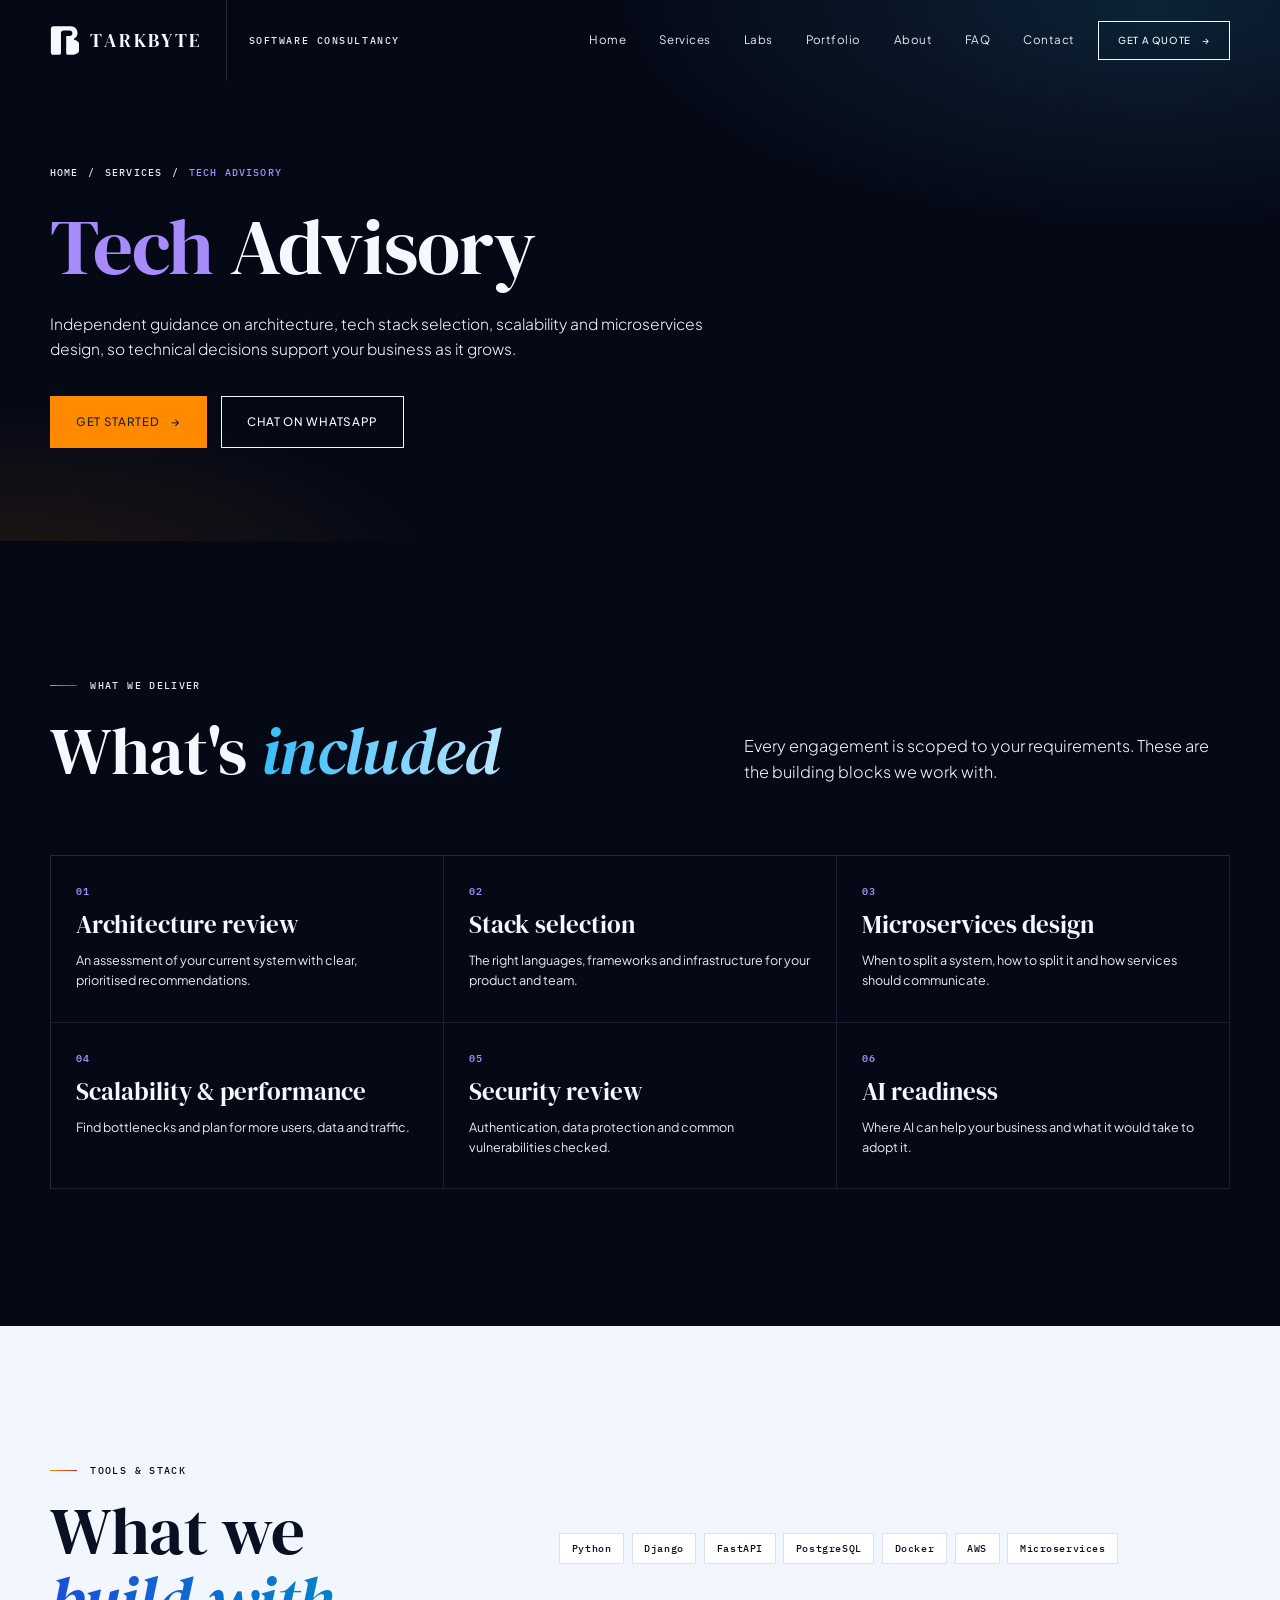
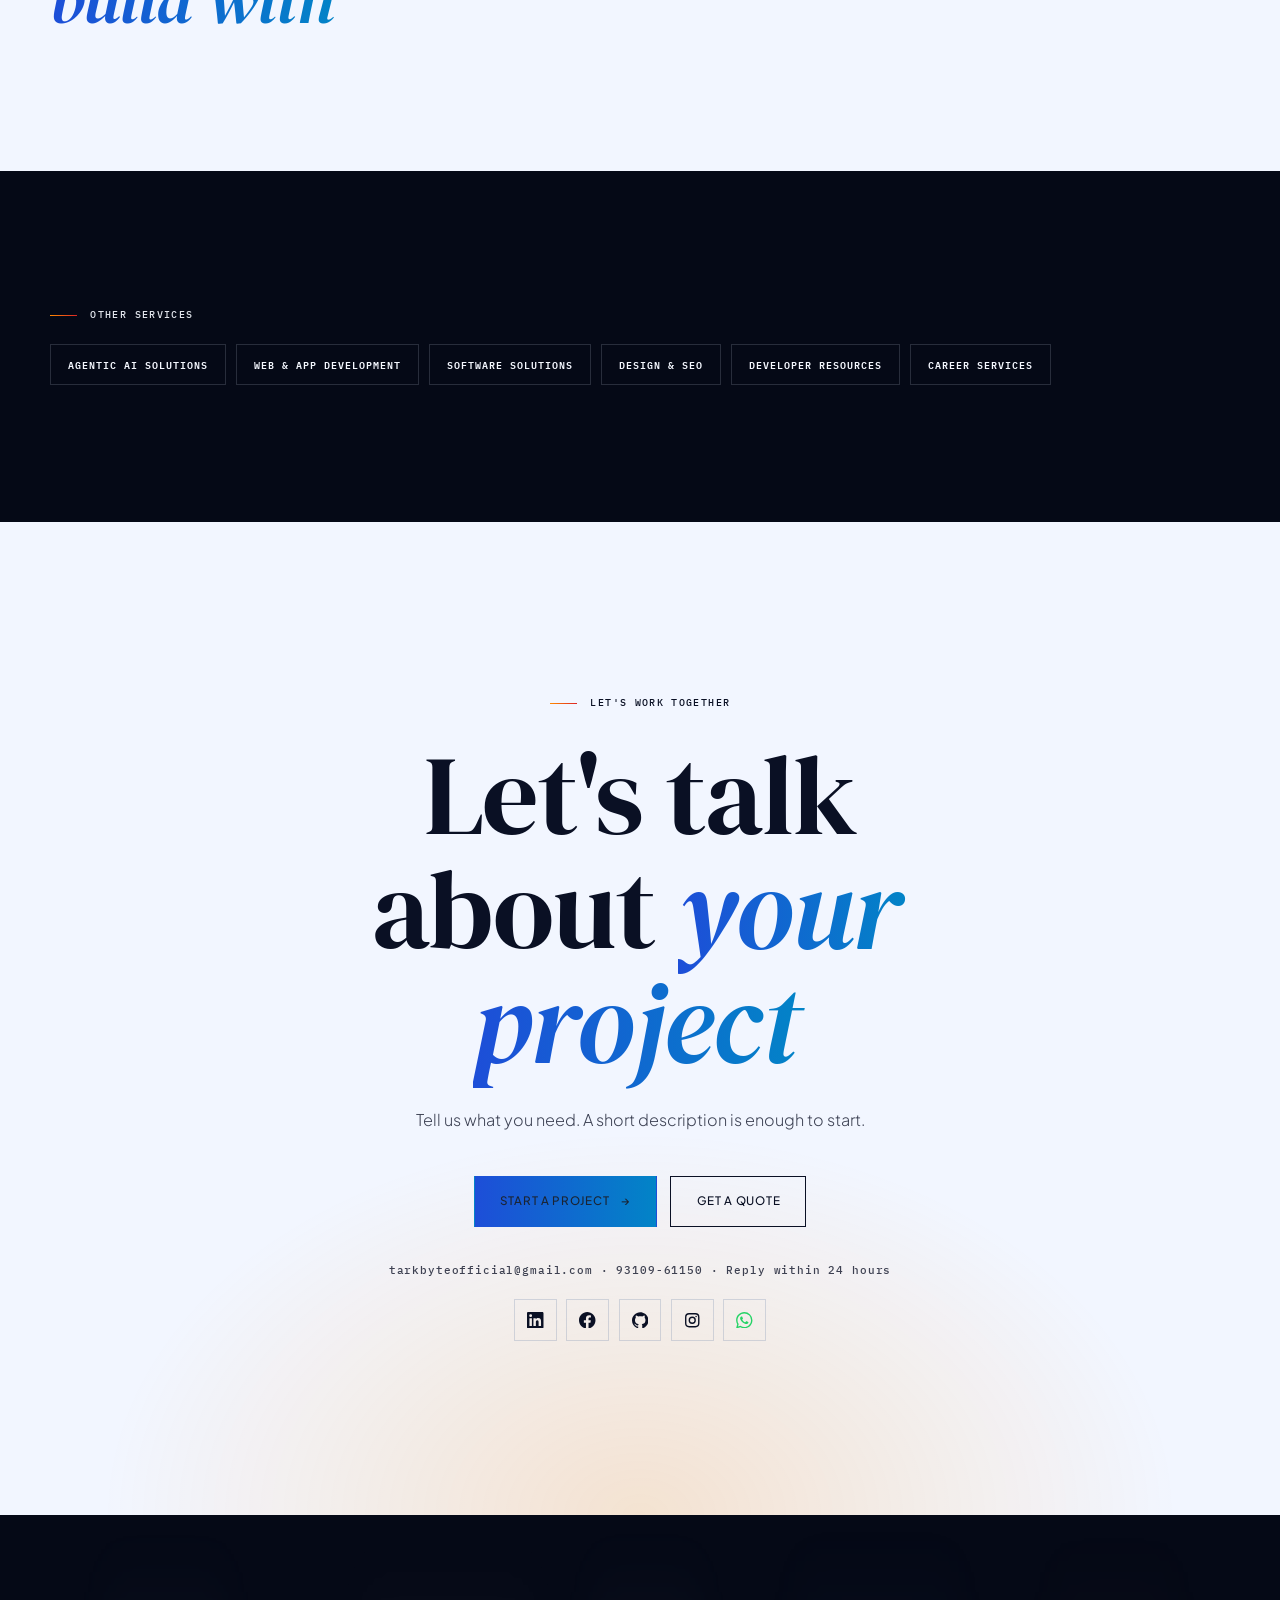
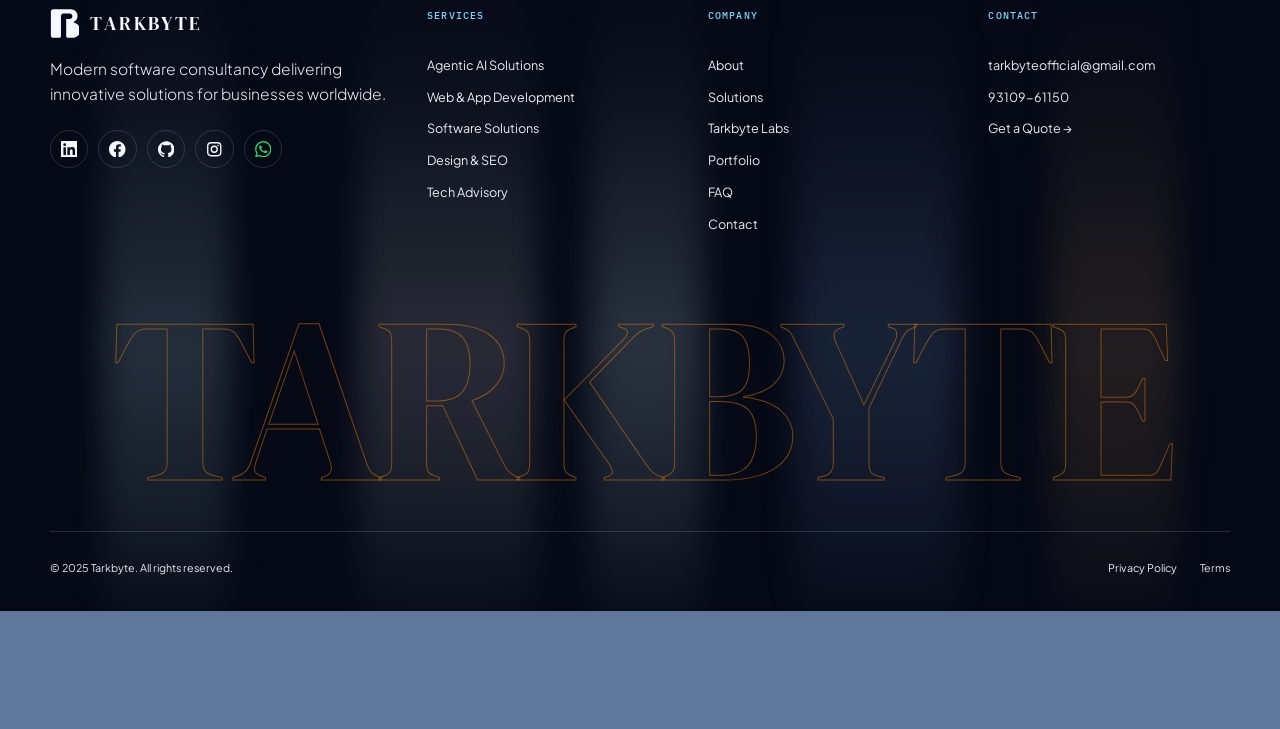
<file: services/tech-advisory.html>
<!DOCTYPE html>
<html lang="en">
<head>
<meta charset="UTF-8">
<meta name="viewport" content="width=device-width, initial-scale=1">
<title>Tech Advisory — Tarkbyte</title>
<meta name="description" content="Independent guidance on architecture, tech stack selection, scalability and microservices design, so technical decisions support your business as it grows.">
<link rel="preconnect" href="https://fonts.googleapis.com"><link rel="preconnect" href="https://fonts.gstatic.com" crossorigin>
<link href="https://fonts.googleapis.com/css2?family=DM+Serif+Display:ital@0;1&family=Plus+Jakarta+Sans:wght@300;400;500;600;700&family=IBM+Plex+Mono:wght@500;600&family=Archivo:wdth,wght@125,700;125,800&display=swap" rel="stylesheet">
<link rel="stylesheet" href="../site-v6d.css">
<link rel="stylesheet" href="../inner-v6d.css">
</head>
<body>
<nav id="nav">
<div class="wrap nav-in">
<a class="brand" href="../index.html" aria-label="Tarkbyte home"><svg viewBox="240 244 300 314" fill="currentColor"><path d="M377.72,293.43c-14.61,0.07-26.43,11.94-26.43,26.55v216.2c0,10.55-8.55,19.1-19.1,19.1h-63.26c-14.68,0-26.59-11.9-26.59-26.59V272.37c0-14.82,12.02-26.84,26.84-26.84h180.48c0,0,80-5.89,80.68,76.15c0,0,0.34,38.13-35.06,57.87c0,0-10.13,7.190-0.04,11.53c10.09,4.34,62.17,14.17,64.21,84.64c0,0,2.04,66.17-72.26,79.55h-58.27c-11.67,0-21.14-9.460-21.14-21.14V350.87h38.43c15.86,0,28.72-12.86,28.72-28.72v-0.36c0-15.92-12.95-28.81-28.87-28.72L377.72,293.43z"></path></svg><span>Tarkbyte</span></a>
<span class="nav-sub">Software Consultancy</span>
<div class="links"><a href="../index.html">Home</a><a href="../index.html#services">Services</a><a href="../labs.html">Labs</a><a href="../index.html#portfolio">Portfolio</a><a href="../index.html#about">About</a><a href="../index.html#faq">FAQ</a><a href="../index.html#contact">Contact</a></div>
<a class="btn btn-line nav-cta" href="#contact" data-form="quote">Get a Quote <span class="arr">→</span></a>
<button class="mnav-btn" id="mnav-btn" type="button" aria-label="Open menu" aria-expanded="false" aria-controls="mnav"><span></span><span></span><span></span></button>
</div>
</nav>
<div class="mnav" id="mnav" aria-hidden="true">
<div class="mnav-in">
<div class="mnav-links" role="navigation" aria-label="Mobile"><a href="../index.html" style="--i:0"><span>01</span>Home</a><a href="../index.html#services" style="--i:1"><span>02</span>Services</a><a href="../labs.html" style="--i:2"><span>03</span>Labs</a><a href="../index.html#portfolio" style="--i:3"><span>04</span>Portfolio</a><a href="../index.html#about" style="--i:4"><span>05</span>About</a><a href="../index.html#faq" style="--i:5"><span>06</span>FAQ</a><a href="../index.html#contact" style="--i:6"><span>07</span>Contact</a></div>
<div class="mnav-foot" style="--i:7"><a class="btn btn-solid" href="#contact" data-form="project">Start a Project <span class="arr">→</span></a><a class="btn btn-line" href="#contact" data-form="quote">Get a Quote</a><p><a href="mailto:tarkbyteofficial@gmail.com">tarkbyteofficial@gmail.com</a> · <a href="tel:+919310961150">93109 61150</a></p></div>
</div>
</div>
<header class="phero" style="--c:#A78BFA">
<div class="wrap">
<div class="crumb"><a href="../index.html">Home</a><span>/</span><a href="../index.html#services">Services</a><span>/</span><span style="color:#A78BFA">Tech Advisory</span></div>
<h1 class="rv"><span>Tech</span> Advisory</h1>
<p class="lede rv">Independent guidance on architecture, tech stack selection, scalability and microservices design, so technical decisions support your business as it grows.</p>
<div class="phero-ctas rv"><a class="btn btn-solid" href="#contact" data-form="quote" data-service="Tech Advisory">Get Started <span class="arr">→</span></a><a class="btn btn-line" href="https://wa.me/919310961150?text=Hi%20Tarkbyte%2C%20I%20would%20like%20to%20know%20more%20about%20Tech%20Advisory." target="_blank" rel="noopener">Chat on WhatsApp</a></div>
</div>
</header>
<section class="services" style="--c:#A78BFA">
<div class="wrap">
<div class="head"><div><div class="label rv">What We Deliver</div><h2 class="rv">What's <em>included</em></h2></div><p class="lede rv">Every engagement is scoped to your requirements. These are the building blocks we work with.</p></div>
<div class="dl"><div class="rv"><span class="k">01</span><h3>Architecture review</h3><p>An assessment of your current system with clear, prioritised recommendations.</p></div><div class="rv"><span class="k">02</span><h3>Stack selection</h3><p>The right languages, frameworks and infrastructure for your product and team.</p></div><div class="rv"><span class="k">03</span><h3>Microservices design</h3><p>When to split a system, how to split it and how services should communicate.</p></div><div class="rv"><span class="k">04</span><h3>Scalability &amp; performance</h3><p>Find bottlenecks and plan for more users, data and traffic.</p></div><div class="rv"><span class="k">05</span><h3>Security review</h3><p>Authentication, data protection and common vulnerabilities checked.</p></div><div class="rv"><span class="k">06</span><h3>AI readiness</h3><p>Where AI can help your business and what it would take to adopt it.</p></div></div>
</div>
</section>
<section class="on-paper" style="--c:#A78BFA">
<div class="wrap stack-row">
<div><div class="label rv">Tools &amp; Stack</div><h2 class="rv" style="margin-top:20px">What we <em>build with</em></h2></div>
<ul class="chips rv" style="align-self:center"><li>Python</li><li>Django</li><li>FastAPI</li><li>PostgreSQL</li><li>Docker</li><li>AWS</li><li>Microservices</li></ul>
</div>
</section>
<section class="labs">
<div class="wrap">

<div class="label rv">Other Services</div>
<div class="os rv" style="margin-top:22px"><a href="agentic-ai.html" style="--c:#FF8A00">Agentic AI Solutions</a><a href="web-app-development.html" style="--c:#3B82F6">Web &amp; App Development</a><a href="software-solutions.html" style="--c:#22D3EE">Software Solutions</a><a href="design-seo.html" style="--c:#F97316">Design &amp; SEO</a><a href="developer-resources.html" style="--c:#34D399">Developer Resources</a><a href="career-services.html" style="--c:#FB7185">Career Services</a></div>
</div>
</section>
<section class="cta" id="contact" data-wa-zone>
<div class="wrap">
<div class="label rv">Let's Work Together</div>
<h2 class="rv">Let's talk about <em>your project</em></h2>
<p class="lede rv">Tell us what you need. A short description is enough to start.</p>
<div class="hero-ctas rv" style="display:flex;gap:14px;justify-content:center;flex-wrap:wrap"><a class="btn btn-solid" href="#contact" data-form="quote" data-service="Tech Advisory">Start a Project <span class="arr">→</span></a><a class="btn btn-line" href="#contact" data-form="quote" data-service="Tech Advisory">Get a Quote</a></div>
<p class="path-foot rv"><a href="mailto:tarkbyteofficial@gmail.com">tarkbyteofficial@gmail.com</a> · <a href="tel:+919310961150">93109-61150</a> · Reply within 24 hours</p>
<div class="c-social rv"><a href="https://www.linkedin.com/in/tarkbyte-consultancy-services-7161153a/" target="_blank" rel="noopener" aria-label="LinkedIn"><svg viewBox="0 0 24 24" fill="currentColor" aria-hidden="true"><path d="M20.447 20.452h-3.554v-5.569c0-1.328-.027-3.037-1.852-3.037-1.853 0-2.136 1.445-2.136 2.939v5.667H9.351V9h3.414v1.561h.046c.477-.9 1.637-1.85 3.37-1.85 3.601 0 4.267 2.37 4.267 5.455v6.286zM5.337 7.433a2.062 2.062 0 1 1 0-4.125 2.062 2.062 0 0 1 0 4.125zM7.119 20.452H3.555V9h3.564v11.452zM22.225 0H1.771C.792 0 0 .774 0 1.729v20.542C0 23.227.792 24 1.771 24h20.451C23.2 24 24 23.227 24 22.271V1.729C24 .774 23.2 0 22.222 0h.003z"/></svg></a><a href="https://www.facebook.com/" target="_blank" rel="noopener" aria-label="Facebook"><svg viewBox="0 0 24 24" fill="currentColor" aria-hidden="true"><path d="M24 12.073C24 5.405 18.627 0 12 0S0 5.405 0 12.073C0 18.1 4.388 23.094 10.125 24v-8.437H7.078v-3.49h3.047V9.413c0-3.025 1.792-4.697 4.533-4.697 1.312 0 2.686.236 2.686.236v2.971H15.83c-1.491 0-1.956.93-1.956 1.886v2.264h3.328l-.532 3.49h-2.796V24C19.612 23.094 24 18.1 24 12.073z"/></svg></a><a href="https://github.com/takbyte-consultancy" target="_blank" rel="noopener" aria-label="GitHub"><svg viewBox="0 0 24 24" fill="currentColor" aria-hidden="true"><path d="M12 .297c-6.63 0-12 5.373-12 12 0 5.303 3.438 9.8 8.205 11.385.6.113.82-.258.82-.577 0-.285-.01-1.04-.015-2.04-3.338.724-4.042-1.61-4.042-1.61C4.422 18.07 3.633 17.7 3.633 17.7c-1.087-.744.084-.729.084-.729 1.205.084 1.838 1.236 1.838 1.236 1.07 1.835 2.809 1.305 3.495.998.108-.776.417-1.305.76-1.605-2.665-.3-5.466-1.332-5.466-5.93 0-1.31.465-2.38 1.235-3.22-.135-.303-.54-1.523.105-3.176 0 0 1.005-.322 3.3 1.23.96-.267 1.98-.399 3-.405 1.02.006 2.04.138 3 .405 2.28-1.552 3.285-1.23 3.285-1.23.645 1.653.24 2.873.12 3.176.765.84 1.23 1.91 1.23 3.22 0 4.61-2.805 5.625-5.475 5.92.42.36.81 1.096.81 2.22 0 1.606-.015 2.896-.015 3.286 0 .315.21.69.825.57C20.565 22.092 24 17.592 24 12.297c0-6.627-5.373-12-12-12"/></svg></a><a href="https://www.instagram.com/tarkbyte/" target="_blank" rel="noopener" aria-label="Instagram"><svg viewBox="0 0 24 24" fill="none" stroke="currentColor" stroke-width="2" aria-hidden="true"><rect x="2.5" y="2.5" width="19" height="19" rx="5"></rect><circle cx="12" cy="12" r="4.3"></circle><circle cx="17.6" cy="6.4" r="1.1" fill="currentColor" stroke="none"></circle></svg></a><a class="soc-wa" href="https://wa.me/919310961150?text=Hi%20Tarkbyte%2C%20I%20would%20like%20to%20know%20more%20about%20your%20services." target="_blank" rel="noopener" aria-label="WhatsApp"><svg viewBox="0 0 24 24" fill="currentColor" aria-hidden="true"><path d="M17.472 14.382c-.297-.149-1.758-.867-2.03-.967-.273-.099-.471-.148-.67.15-.197.297-.767.966-.94 1.164-.173.199-.347.223-.644.075-.297-.15-1.255-.463-2.39-1.475-.883-.788-1.48-1.761-1.653-2.059-.173-.297-.018-.458.13-.606.134-.133.298-.347.446-.52.149-.174.198-.298.298-.497.099-.198.05-.371-.025-.52-.075-.149-.669-1.612-.916-2.207-.242-.579-.487-.5-.669-.51-.173-.008-.371-.01-.57-.01-.198 0-.52.074-.792.372-.272.297-1.04 1.016-1.04 2.479 0 1.462 1.065 2.875 1.213 3.074.149.198 2.096 3.2 5.077 4.487.709.306 1.262.489 1.694.625.712.227 1.36.195 1.871.118.571-.085 1.758-.719 2.006-1.413.248-.694.248-1.289.173-1.413-.074-.124-.272-.198-.57-.347m-5.421 7.403h-.004a9.87 9.87 0 01-5.031-1.378l-.361-.214-3.741.982.998-3.648-.235-.374a9.86 9.86 0 01-1.51-5.26c.001-5.45 4.436-9.884 9.888-9.884 2.64 0 5.122 1.03 6.988 2.898a9.825 9.825 0 012.893 6.994c-.003 5.45-4.437 9.884-9.885 9.884m8.413-18.297A11.815 11.815 0 0012.05 0C5.495 0 .16 5.335.157 11.892c0 2.096.547 4.142 1.588 5.945L.057 24l6.305-1.654a11.882 11.882 0 005.683 1.448h.005c6.554 0 11.89-5.335 11.893-11.893a11.821 11.821 0 00-3.48-8.413Z"></path></svg></a></div>
</div>
</section>
<footer>
<div class="wrap">
<div class="f-top">
<div class="about"><a class="brand" href="../index.html#top"><svg viewBox="240 244 300 314" fill="currentColor" style="width:30px;height:30px"><path d="M377.72,293.43c-14.61,0.07-26.43,11.94-26.43,26.55v216.2c0,10.55-8.55,19.1-19.1,19.1h-63.26c-14.68,0-26.59-11.9-26.59-26.59V272.37c0-14.82,12.02-26.84,26.84-26.84h180.48c0,0,80-5.89,80.68,76.15c0,0,0.34,38.13-35.06,57.87c0,0-10.13,7.19-0.04,11.53c10.09,4.34,62.17,14.17,64.21,84.64c0,0,2.04,66.17-72.26,79.55h-58.27c-11.67,0-21.14-9.46-21.14-21.14V350.87h38.43c15.86,0,28.72-12.86,28.72-28.72v-0.36c0-15.920-12.95-28.81-28.87-28.72L377.72,293.43z"></path></svg><span>Tarkbyte</span></a><p>Modern software consultancy delivering innovative solutions for businesses worldwide.</p><div class="socials"><a href="https://www.linkedin.com/in/tarkbyte-consultancy-services-7161153a/" target="_blank" rel="noopener" aria-label="LinkedIn"><svg viewBox="0 0 24 24" fill="currentColor" aria-hidden="true"><path d="M20.447 20.452h-3.554v-5.569c0-1.328-.027-3.037-1.852-3.037-1.853 0-2.136 1.445-2.136 2.939v5.667H9.351V9h3.414v1.561h.046c.477-.9 1.637-1.85 3.37-1.85 3.601 0 4.267 2.37 4.267 5.455v6.286zM5.337 7.433a2.062 2.062 0 1 1 0-4.125 2.062 2.062 0 0 1 0 4.125zM7.119 20.452H3.555V9h3.564v11.452zM22.225 0H1.771C.792 0 0 .774 0 1.729v20.542C0 23.227.792 24 1.771 24h20.451C23.2 24 24 23.227 24 22.271V1.729C24 .774 23.2 0 22.222 0h.003z"/></svg></a><a href="https://www.facebook.com/" target="_blank" rel="noopener" aria-label="Facebook"><svg viewBox="0 0 24 24" fill="currentColor" aria-hidden="true"><path d="M24 12.073C24 5.405 18.627 0 12 0S0 5.405 0 12.073C0 18.1 4.388 23.094 10.125 24v-8.437H7.078v-3.49h3.047V9.413c0-3.025 1.792-4.697 4.533-4.697 1.312 0 2.686.236 2.686.236v2.971H15.83c-1.491 0-1.956.93-1.956 1.886v2.264h3.328l-.532 3.49h-2.796V24C19.612 23.094 24 18.1 24 12.073z"/></svg></a><a href="https://github.com/takbyte-consultancy" target="_blank" rel="noopener" aria-label="GitHub"><svg viewBox="0 0 24 24" fill="currentColor" aria-hidden="true"><path d="M12 .297c-6.63 0-12 5.373-12 12 0 5.303 3.438 9.8 8.205 11.385.6.113.82-.258.82-.577 0-.285-.01-1.04-.015-2.04-3.338.724-4.042-1.61-4.042-1.61C4.422 18.07 3.633 17.7 3.633 17.7c-1.087-.744.084-.729.084-.729 1.205.084 1.838 1.236 1.838 1.236 1.07 1.835 2.809 1.305 3.495.998.108-.776.417-1.305.76-1.605-2.665-.3-5.466-1.332-5.466-5.93 0-1.31.465-2.38 1.235-3.22-.135-.303-.54-1.523.105-3.176 0 0 1.005-.322 3.3 1.23.96-.267 1.98-.399 3-.405 1.02.006 2.04.138 3 .405 2.28-1.552 3.285-1.23 3.285-1.23.645 1.653.24 2.873.12 3.176.765.84 1.23 1.91 1.23 3.22 0 4.61-2.805 5.625-5.475 5.92.42.36.81 1.096.81 2.22 0 1.606-.015 2.896-.015 3.286 0 .315.21.69.825.57C20.565 22.092 24 17.592 24 12.297c0-6.627-5.373-12-12-12"/></svg></a><a href="https://www.instagram.com/tarkbyte/" target="_blank" rel="noopener" aria-label="Instagram"><svg viewBox="0 0 24 24" fill="none" stroke="currentColor" stroke-width="2" aria-hidden="true"><rect x="2.5" y="2.5" width="19" height="19" rx="5"></rect><circle cx="12" cy="12" r="4.3"></circle><circle cx="17.6" cy="6.4" r="1.1" fill="currentColor" stroke="none"></circle></svg></a><a class="soc-wa" href="https://wa.me/919310961150?text=Hi%20Tarkbyte%2C%20I%20would%20like%20to%20know%20more%20about%20your%20services." target="_blank" rel="noopener" aria-label="WhatsApp"><svg viewBox="0 0 24 24" fill="currentColor" aria-hidden="true"><path d="M17.472 14.382c-.297-.149-1.758-.867-2.03-.967-.273-.099-.471-.148-.67.15-.197.297-.767.966-.94 1.164-.173.199-.347.223-.644.075-.297-.15-1.255-.463-2.39-1.475-.883-.788-1.48-1.761-1.653-2.059-.173-.297-.018-.458.13-.606.134-.133.298-.347.446-.52.149-.174.198-.298.298-.497.099-.198.05-.371-.025-.52-.075-.149-.669-1.612-.916-2.207-.242-.579-.487-.5-.669-.51-.173-.008-.371-.01-.57-.01-.198 0-.52.074-.792.372-.272.297-1.04 1.016-1.04 2.479 0 1.462 1.065 2.875 1.213 3.074.149.198 2.096 3.2 5.077 4.487.709.306 1.262.489 1.694.625.712.227 1.36.195 1.871.118.571-.085 1.758-.719 2.006-1.413.248-.694.248-1.289.173-1.413-.074-.124-.272-.198-.57-.347m-5.421 7.403h-.004a9.87 9.87 0 01-5.031-1.378l-.361-.214-3.741.982.998-3.648-.235-.374a9.86 9.86 0 01-1.51-5.26c.001-5.45 4.436-9.884 9.888-9.884 2.64 0 5.122 1.03 6.988 2.898a9.825 9.825 0 012.893 6.994c-.003 5.45-4.437 9.884-9.885 9.884m8.413-18.297A11.815 11.815 0 0012.05 0C5.495 0 .16 5.335.157 11.892c0 2.096.547 4.142 1.588 5.945L.057 24l6.305-1.654a11.882 11.882 0 005.683 1.448h.005c6.554 0 11.89-5.335 11.893-11.893a11.821 11.821 0 00-3.48-8.413Z"></path></svg></a></div></div>
<div class="col"><h4>Services</h4><a href="../services/agentic-ai.html">Agentic AI Solutions</a><a href="../services/web-app-development.html">Web &amp; App Development</a><a href="../services/software-solutions.html">Software Solutions</a><a href="../services/design-seo.html">Design &amp; SEO</a><a href="../services/tech-advisory.html">Tech Advisory</a></div>
<div class="col"><h4>Company</h4><a href="../index.html#about">About</a><a href="../index.html#solutions">Solutions</a><a href="../labs.html">Tarkbyte Labs</a><a href="../index.html#portfolio">Portfolio</a><a href="../index.html#faq">FAQ</a><a href="#contact">Contact</a></div>
<div class="col"><h4>Contact</h4><a href="mailto:tarkbyteofficial@gmail.com">tarkbyteofficial@gmail.com</a><a href="tel:9310961150">93109-61150</a><a href="#contact" data-form="quote">Get a Quote →</a></div>
</div>
<div class="wordmark">TARKBYTE</div>
<div class="f-bot"><span>© 2025 Tarkbyte. All rights reserved.</span><div><a href="../index.html#">Privacy Policy</a><a href="../index.html#">Terms</a></div></div>
</div>
</footer>
<script>
(()=>{const b=document.getElementById('mnav-btn'),m=document.getElementById('mnav'),r=document.documentElement;if(!b)return;
const set=o=>{r.classList.toggle('mnav-open',o);b.setAttribute('aria-expanded',o);b.setAttribute('aria-label',o?'Close menu':'Open menu');m.setAttribute('aria-hidden',!o);r.style.overflow=o?'hidden':''};
b.addEventListener('click',()=>set(!r.classList.contains('mnav-open')));m.querySelectorAll('a').forEach(a=>a.addEventListener('click',()=>set(false)));
addEventListener('keydown',e=>{if(e.key==='Escape')set(false)});addEventListener('resize',()=>{if(innerWidth>960)set(false)});})();
</script>
<script src="../site.js"></script>
<script src="../beams.js"></script>
</body>
</html>
</file>
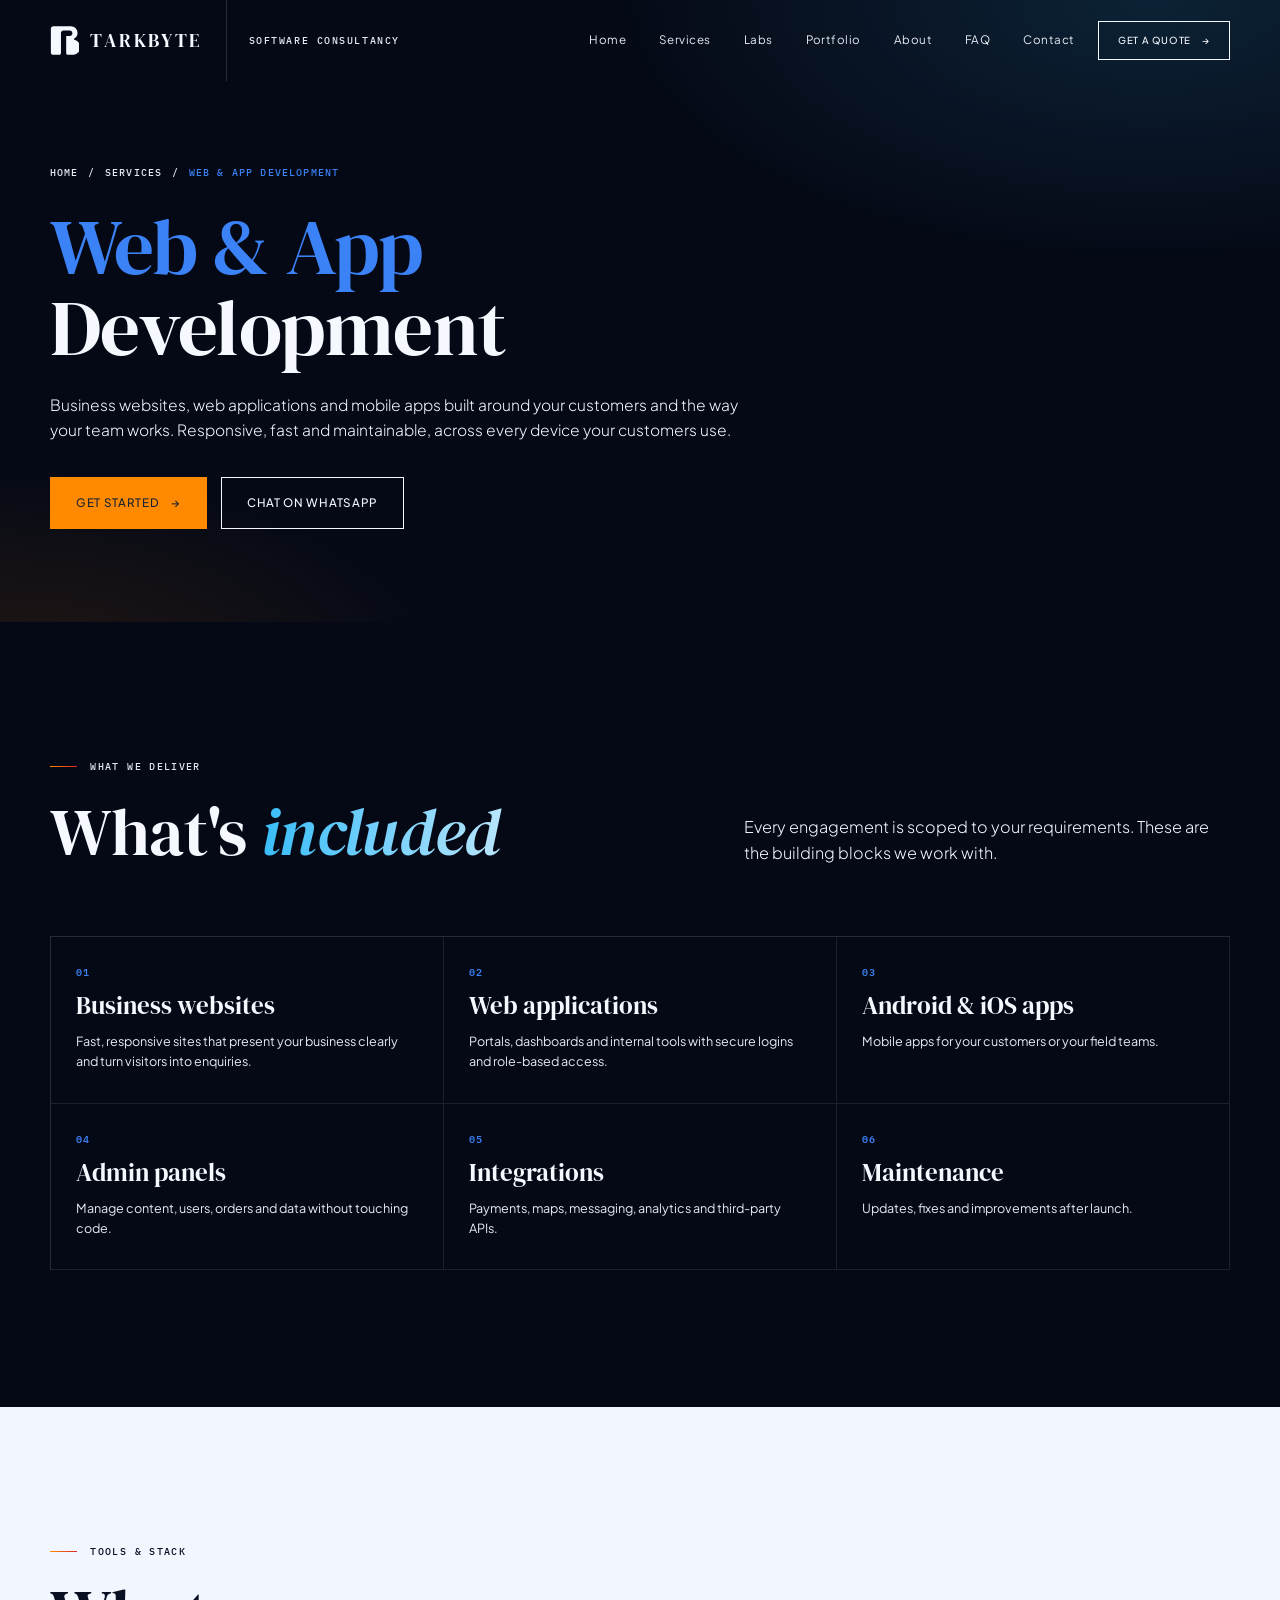
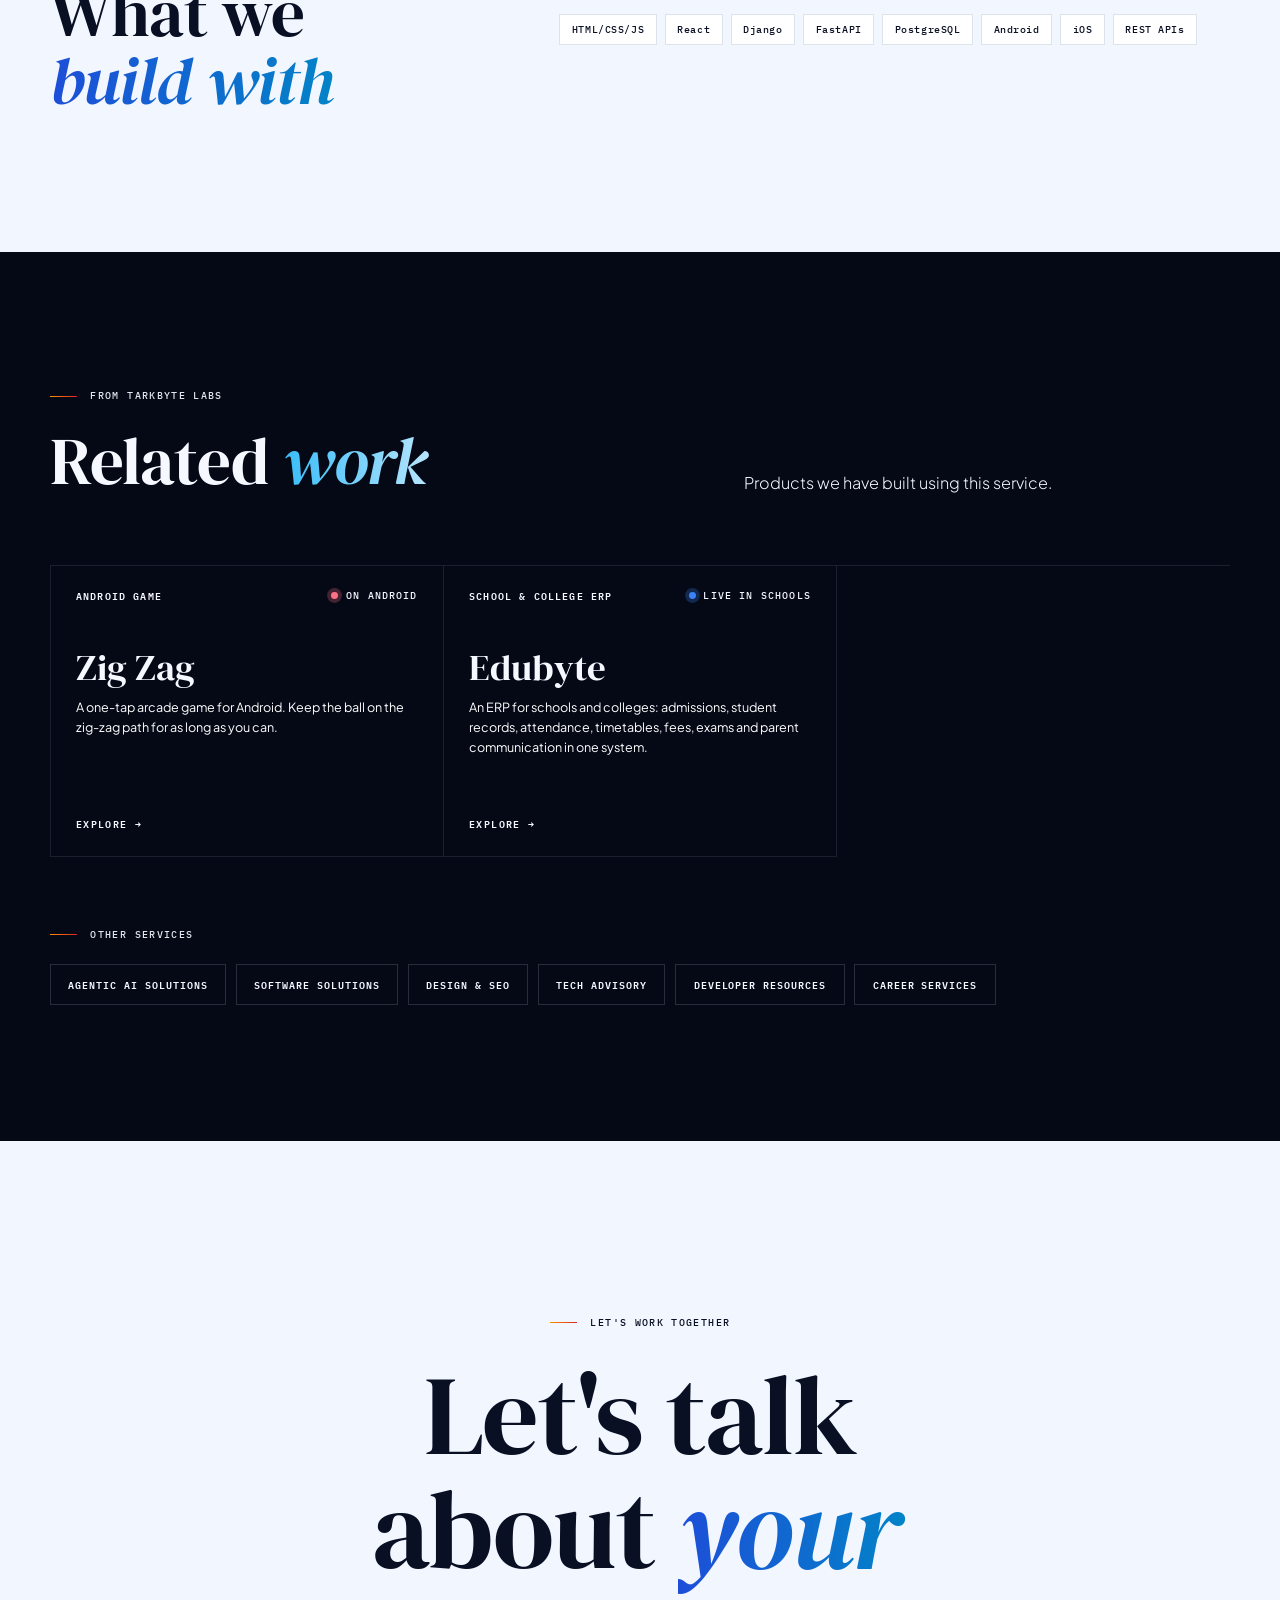
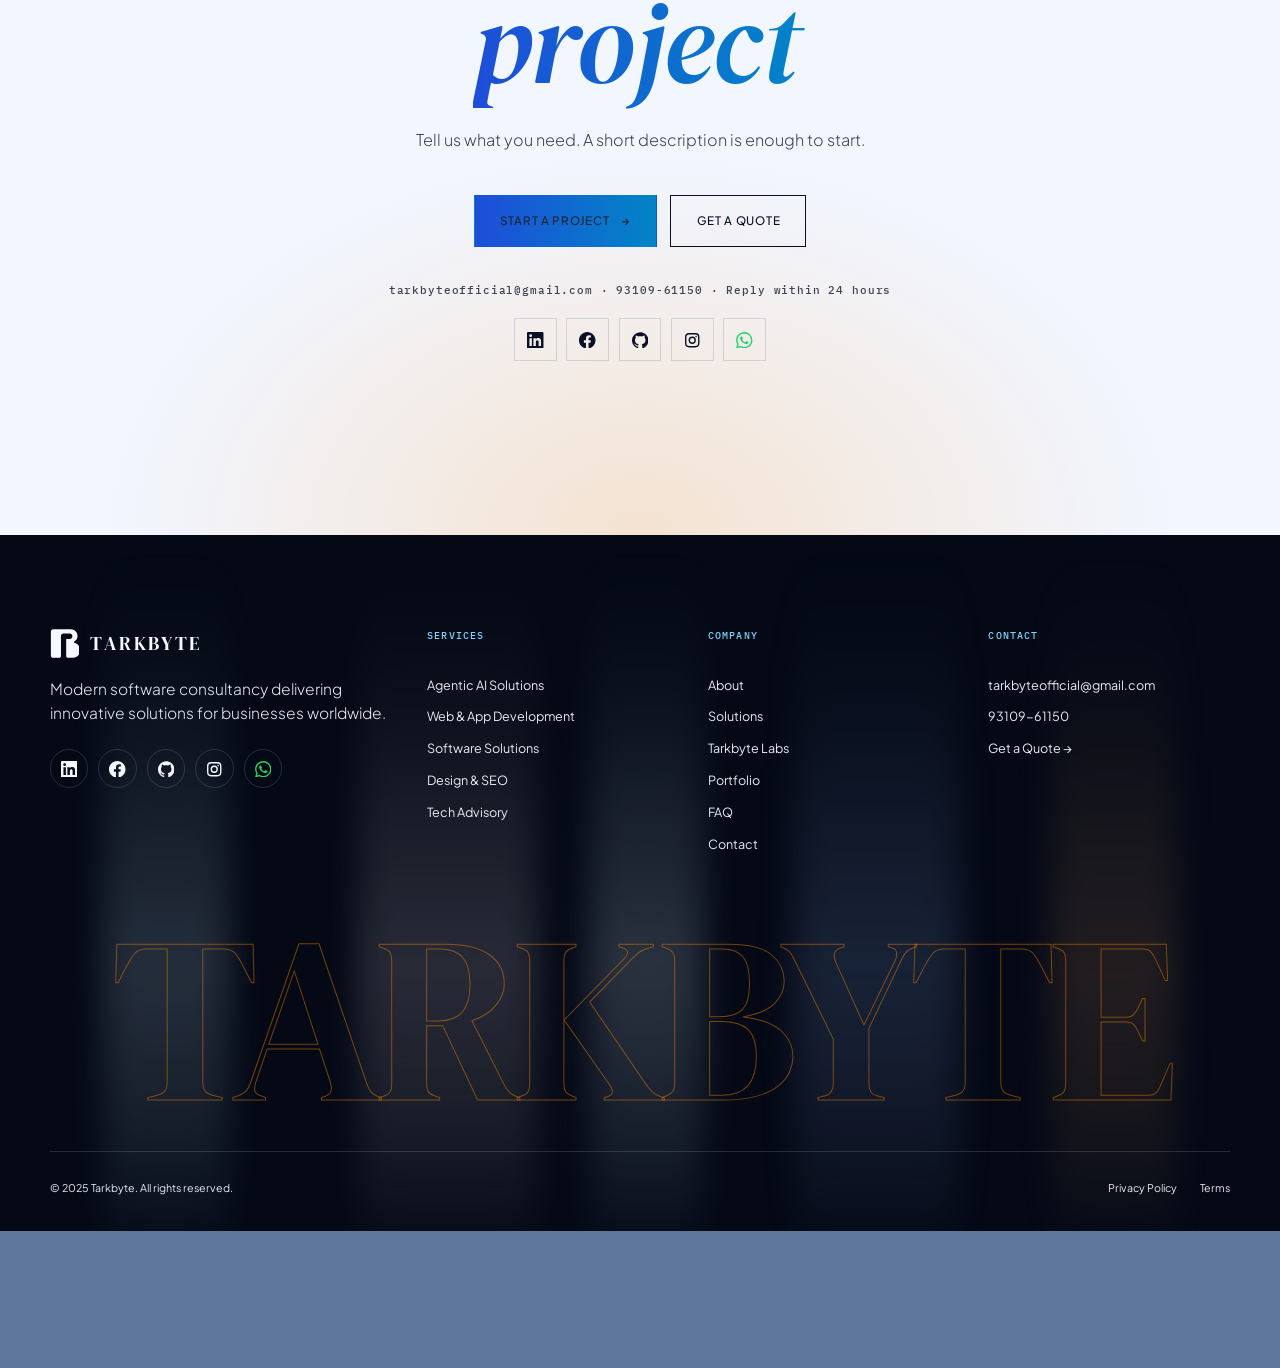
<file: services/web-app-development.html>
<!DOCTYPE html>
<html lang="en">
<head>
<meta charset="UTF-8">
<meta name="viewport" content="width=device-width, initial-scale=1">
<title>Web & App Development — Tarkbyte</title>
<meta name="description" content="Business websites, web applications and mobile apps built around your customers and the way your team works. Responsive, fast and maintainable, across ever">
<link rel="preconnect" href="https://fonts.googleapis.com"><link rel="preconnect" href="https://fonts.gstatic.com" crossorigin>
<link href="https://fonts.googleapis.com/css2?family=DM+Serif+Display:ital@0;1&family=Plus+Jakarta+Sans:wght@300;400;500;600;700&family=IBM+Plex+Mono:wght@500;600&family=Archivo:wdth,wght@125,700;125,800&display=swap" rel="stylesheet">
<link rel="stylesheet" href="../site-v6d.css">
<link rel="stylesheet" href="../inner-v6d.css">
</head>
<body>
<nav id="nav">
<div class="wrap nav-in">
<a class="brand" href="../index.html" aria-label="Tarkbyte home"><svg viewBox="240 244 300 314" fill="currentColor"><path d="M377.72,293.43c-14.61,0.07-26.43,11.94-26.43,26.55v216.2c0,10.55-8.55,19.1-19.1,19.1h-63.26c-14.68,0-26.59-11.9-26.59-26.59V272.37c0-14.82,12.02-26.84,26.84-26.84h180.48c0,0,80-5.89,80.68,76.15c0,0,0.34,38.13-35.06,57.87c0,0-10.13,7.190-0.04,11.53c10.09,4.34,62.17,14.17,64.21,84.64c0,0,2.04,66.17-72.26,79.55h-58.27c-11.67,0-21.14-9.460-21.14-21.14V350.87h38.43c15.86,0,28.72-12.86,28.72-28.72v-0.36c0-15.92-12.95-28.81-28.87-28.72L377.72,293.43z"></path></svg><span>Tarkbyte</span></a>
<span class="nav-sub">Software Consultancy</span>
<div class="links"><a href="../index.html">Home</a><a href="../index.html#services">Services</a><a href="../labs.html">Labs</a><a href="../index.html#portfolio">Portfolio</a><a href="../index.html#about">About</a><a href="../index.html#faq">FAQ</a><a href="../index.html#contact">Contact</a></div>
<a class="btn btn-line nav-cta" href="#contact" data-form="quote">Get a Quote <span class="arr">→</span></a>
<button class="mnav-btn" id="mnav-btn" type="button" aria-label="Open menu" aria-expanded="false" aria-controls="mnav"><span></span><span></span><span></span></button>
</div>
</nav>
<div class="mnav" id="mnav" aria-hidden="true">
<div class="mnav-in">
<div class="mnav-links" role="navigation" aria-label="Mobile"><a href="../index.html" style="--i:0"><span>01</span>Home</a><a href="../index.html#services" style="--i:1"><span>02</span>Services</a><a href="../labs.html" style="--i:2"><span>03</span>Labs</a><a href="../index.html#portfolio" style="--i:3"><span>04</span>Portfolio</a><a href="../index.html#about" style="--i:4"><span>05</span>About</a><a href="../index.html#faq" style="--i:5"><span>06</span>FAQ</a><a href="../index.html#contact" style="--i:6"><span>07</span>Contact</a></div>
<div class="mnav-foot" style="--i:7"><a class="btn btn-solid" href="#contact" data-form="project">Start a Project <span class="arr">→</span></a><a class="btn btn-line" href="#contact" data-form="quote">Get a Quote</a><p><a href="mailto:tarkbyteofficial@gmail.com">tarkbyteofficial@gmail.com</a> · <a href="tel:+919310961150">93109 61150</a></p></div>
</div>
</div>
<header class="phero" style="--c:#3B82F6">
<div class="wrap">
<div class="crumb"><a href="../index.html">Home</a><span>/</span><a href="../index.html#services">Services</a><span>/</span><span style="color:#3B82F6">Web &amp; App Development</span></div>
<h1 class="rv"><span>Web &amp; App</span> Development</h1>
<p class="lede rv">Business websites, web applications and mobile apps built around your customers and the way your team works. Responsive, fast and maintainable, across every device your customers use.</p>
<div class="phero-ctas rv"><a class="btn btn-solid" href="#contact" data-form="project" data-service="Web & App Development">Get Started <span class="arr">→</span></a><a class="btn btn-line" href="https://wa.me/919310961150?text=Hi%20Tarkbyte%2C%20I%20would%20like%20to%20know%20more%20about%20Web%20%26%20App%20Development." target="_blank" rel="noopener">Chat on WhatsApp</a></div>
</div>
</header>
<section class="services" style="--c:#3B82F6">
<div class="wrap">
<div class="head"><div><div class="label rv">What We Deliver</div><h2 class="rv">What's <em>included</em></h2></div><p class="lede rv">Every engagement is scoped to your requirements. These are the building blocks we work with.</p></div>
<div class="dl"><div class="rv"><span class="k">01</span><h3>Business websites</h3><p>Fast, responsive sites that present your business clearly and turn visitors into enquiries.</p></div><div class="rv"><span class="k">02</span><h3>Web applications</h3><p>Portals, dashboards and internal tools with secure logins and role-based access.</p></div><div class="rv"><span class="k">03</span><h3>Android &amp; iOS apps</h3><p>Mobile apps for your customers or your field teams.</p></div><div class="rv"><span class="k">04</span><h3>Admin panels</h3><p>Manage content, users, orders and data without touching code.</p></div><div class="rv"><span class="k">05</span><h3>Integrations</h3><p>Payments, maps, messaging, analytics and third-party APIs.</p></div><div class="rv"><span class="k">06</span><h3>Maintenance</h3><p>Updates, fixes and improvements after launch.</p></div></div>
</div>
</section>
<section class="on-paper" style="--c:#3B82F6">
<div class="wrap stack-row">
<div><div class="label rv">Tools &amp; Stack</div><h2 class="rv" style="margin-top:20px">What we <em>build with</em></h2></div>
<ul class="chips rv" style="align-self:center"><li>HTML/CSS/JS</li><li>React</li><li>Django</li><li>FastAPI</li><li>PostgreSQL</li><li>Android</li><li>iOS</li><li>REST APIs</li></ul>
</div>
</section>
<section class="labs">
<div class="wrap">
<div class="head"><div><div class="label rv">From Tarkbyte Labs</div><h2 class="rv">Related <em>work</em></h2></div><p class="lede rv">Products we have built using this service.</p></div>
<div class="lg" style="margin-bottom:72px"><a class="lab rv" href="../labs.html#zig-zag" style="--c:#FB7185"><div class="lab-top"><b>Android Game</b><span class="lab-st"><i></i>On Android</span></div><h3>Zig Zag</h3><p>A one-tap arcade game for Android. Keep the ball on the zig-zag path for as long as you can.</p><span class="lab-go">Explore <span>→</span></span></a><a class="lab rv" href="../labs.html#edubyte" style="--c:#3B82F6"><div class="lab-top"><b>School &amp; College ERP</b><span class="lab-st"><i></i>Live in schools</span></div><h3>Edubyte</h3><p>An ERP for schools and colleges: admissions, student records, attendance, timetables, fees, exams and parent communication in one system.</p><span class="lab-go">Explore <span>→</span></span></a></div>
<div class="label rv">Other Services</div>
<div class="os rv" style="margin-top:22px"><a href="agentic-ai.html" style="--c:#FF8A00">Agentic AI Solutions</a><a href="software-solutions.html" style="--c:#22D3EE">Software Solutions</a><a href="design-seo.html" style="--c:#F97316">Design &amp; SEO</a><a href="tech-advisory.html" style="--c:#A78BFA">Tech Advisory</a><a href="developer-resources.html" style="--c:#34D399">Developer Resources</a><a href="career-services.html" style="--c:#FB7185">Career Services</a></div>
</div>
</section>
<section class="cta" id="contact" data-wa-zone>
<div class="wrap">
<div class="label rv">Let's Work Together</div>
<h2 class="rv">Let's talk about <em>your project</em></h2>
<p class="lede rv">Tell us what you need. A short description is enough to start.</p>
<div class="hero-ctas rv" style="display:flex;gap:14px;justify-content:center;flex-wrap:wrap"><a class="btn btn-solid" href="#contact" data-form="project" data-service="Web & App Development">Start a Project <span class="arr">→</span></a><a class="btn btn-line" href="#contact" data-form="quote" data-service="Web & App Development">Get a Quote</a></div>
<p class="path-foot rv"><a href="mailto:tarkbyteofficial@gmail.com">tarkbyteofficial@gmail.com</a> · <a href="tel:+919310961150">93109-61150</a> · Reply within 24 hours</p>
<div class="c-social rv"><a href="https://www.linkedin.com/in/tarkbyte-consultancy-services-7161153a/" target="_blank" rel="noopener" aria-label="LinkedIn"><svg viewBox="0 0 24 24" fill="currentColor" aria-hidden="true"><path d="M20.447 20.452h-3.554v-5.569c0-1.328-.027-3.037-1.852-3.037-1.853 0-2.136 1.445-2.136 2.939v5.667H9.351V9h3.414v1.561h.046c.477-.9 1.637-1.85 3.37-1.85 3.601 0 4.267 2.37 4.267 5.455v6.286zM5.337 7.433a2.062 2.062 0 1 1 0-4.125 2.062 2.062 0 0 1 0 4.125zM7.119 20.452H3.555V9h3.564v11.452zM22.225 0H1.771C.792 0 0 .774 0 1.729v20.542C0 23.227.792 24 1.771 24h20.451C23.2 24 24 23.227 24 22.271V1.729C24 .774 23.2 0 22.222 0h.003z"/></svg></a><a href="https://www.facebook.com/" target="_blank" rel="noopener" aria-label="Facebook"><svg viewBox="0 0 24 24" fill="currentColor" aria-hidden="true"><path d="M24 12.073C24 5.405 18.627 0 12 0S0 5.405 0 12.073C0 18.1 4.388 23.094 10.125 24v-8.437H7.078v-3.49h3.047V9.413c0-3.025 1.792-4.697 4.533-4.697 1.312 0 2.686.236 2.686.236v2.971H15.83c-1.491 0-1.956.93-1.956 1.886v2.264h3.328l-.532 3.49h-2.796V24C19.612 23.094 24 18.1 24 12.073z"/></svg></a><a href="https://github.com/takbyte-consultancy" target="_blank" rel="noopener" aria-label="GitHub"><svg viewBox="0 0 24 24" fill="currentColor" aria-hidden="true"><path d="M12 .297c-6.63 0-12 5.373-12 12 0 5.303 3.438 9.8 8.205 11.385.6.113.82-.258.82-.577 0-.285-.01-1.04-.015-2.04-3.338.724-4.042-1.61-4.042-1.61C4.422 18.07 3.633 17.7 3.633 17.7c-1.087-.744.084-.729.084-.729 1.205.084 1.838 1.236 1.838 1.236 1.07 1.835 2.809 1.305 3.495.998.108-.776.417-1.305.76-1.605-2.665-.3-5.466-1.332-5.466-5.93 0-1.31.465-2.38 1.235-3.22-.135-.303-.54-1.523.105-3.176 0 0 1.005-.322 3.3 1.23.96-.267 1.98-.399 3-.405 1.02.006 2.04.138 3 .405 2.28-1.552 3.285-1.23 3.285-1.23.645 1.653.24 2.873.12 3.176.765.84 1.23 1.91 1.23 3.22 0 4.61-2.805 5.625-5.475 5.92.42.36.81 1.096.81 2.22 0 1.606-.015 2.896-.015 3.286 0 .315.21.69.825.57C20.565 22.092 24 17.592 24 12.297c0-6.627-5.373-12-12-12"/></svg></a><a href="https://www.instagram.com/tarkbyte/" target="_blank" rel="noopener" aria-label="Instagram"><svg viewBox="0 0 24 24" fill="none" stroke="currentColor" stroke-width="2" aria-hidden="true"><rect x="2.5" y="2.5" width="19" height="19" rx="5"></rect><circle cx="12" cy="12" r="4.3"></circle><circle cx="17.6" cy="6.4" r="1.1" fill="currentColor" stroke="none"></circle></svg></a><a class="soc-wa" href="https://wa.me/919310961150?text=Hi%20Tarkbyte%2C%20I%20would%20like%20to%20know%20more%20about%20your%20services." target="_blank" rel="noopener" aria-label="WhatsApp"><svg viewBox="0 0 24 24" fill="currentColor" aria-hidden="true"><path d="M17.472 14.382c-.297-.149-1.758-.867-2.03-.967-.273-.099-.471-.148-.67.15-.197.297-.767.966-.94 1.164-.173.199-.347.223-.644.075-.297-.15-1.255-.463-2.39-1.475-.883-.788-1.48-1.761-1.653-2.059-.173-.297-.018-.458.13-.606.134-.133.298-.347.446-.52.149-.174.198-.298.298-.497.099-.198.05-.371-.025-.52-.075-.149-.669-1.612-.916-2.207-.242-.579-.487-.5-.669-.51-.173-.008-.371-.01-.57-.01-.198 0-.52.074-.792.372-.272.297-1.04 1.016-1.04 2.479 0 1.462 1.065 2.875 1.213 3.074.149.198 2.096 3.2 5.077 4.487.709.306 1.262.489 1.694.625.712.227 1.36.195 1.871.118.571-.085 1.758-.719 2.006-1.413.248-.694.248-1.289.173-1.413-.074-.124-.272-.198-.57-.347m-5.421 7.403h-.004a9.87 9.87 0 01-5.031-1.378l-.361-.214-3.741.982.998-3.648-.235-.374a9.86 9.86 0 01-1.51-5.26c.001-5.45 4.436-9.884 9.888-9.884 2.64 0 5.122 1.03 6.988 2.898a9.825 9.825 0 012.893 6.994c-.003 5.45-4.437 9.884-9.885 9.884m8.413-18.297A11.815 11.815 0 0012.05 0C5.495 0 .16 5.335.157 11.892c0 2.096.547 4.142 1.588 5.945L.057 24l6.305-1.654a11.882 11.882 0 005.683 1.448h.005c6.554 0 11.89-5.335 11.893-11.893a11.821 11.821 0 00-3.48-8.413Z"></path></svg></a></div>
</div>
</section>
<footer>
<div class="wrap">
<div class="f-top">
<div class="about"><a class="brand" href="../index.html#top"><svg viewBox="240 244 300 314" fill="currentColor" style="width:30px;height:30px"><path d="M377.72,293.43c-14.61,0.07-26.43,11.94-26.43,26.55v216.2c0,10.55-8.55,19.1-19.1,19.1h-63.26c-14.68,0-26.59-11.9-26.59-26.59V272.37c0-14.82,12.02-26.84,26.84-26.84h180.48c0,0,80-5.89,80.68,76.15c0,0,0.34,38.13-35.06,57.87c0,0-10.13,7.19-0.04,11.53c10.09,4.34,62.17,14.17,64.21,84.64c0,0,2.04,66.17-72.26,79.55h-58.27c-11.67,0-21.14-9.46-21.14-21.14V350.87h38.43c15.86,0,28.72-12.86,28.72-28.72v-0.36c0-15.920-12.95-28.81-28.87-28.72L377.72,293.43z"></path></svg><span>Tarkbyte</span></a><p>Modern software consultancy delivering innovative solutions for businesses worldwide.</p><div class="socials"><a href="https://www.linkedin.com/in/tarkbyte-consultancy-services-7161153a/" target="_blank" rel="noopener" aria-label="LinkedIn"><svg viewBox="0 0 24 24" fill="currentColor" aria-hidden="true"><path d="M20.447 20.452h-3.554v-5.569c0-1.328-.027-3.037-1.852-3.037-1.853 0-2.136 1.445-2.136 2.939v5.667H9.351V9h3.414v1.561h.046c.477-.9 1.637-1.85 3.37-1.85 3.601 0 4.267 2.37 4.267 5.455v6.286zM5.337 7.433a2.062 2.062 0 1 1 0-4.125 2.062 2.062 0 0 1 0 4.125zM7.119 20.452H3.555V9h3.564v11.452zM22.225 0H1.771C.792 0 0 .774 0 1.729v20.542C0 23.227.792 24 1.771 24h20.451C23.2 24 24 23.227 24 22.271V1.729C24 .774 23.2 0 22.222 0h.003z"/></svg></a><a href="https://www.facebook.com/" target="_blank" rel="noopener" aria-label="Facebook"><svg viewBox="0 0 24 24" fill="currentColor" aria-hidden="true"><path d="M24 12.073C24 5.405 18.627 0 12 0S0 5.405 0 12.073C0 18.1 4.388 23.094 10.125 24v-8.437H7.078v-3.49h3.047V9.413c0-3.025 1.792-4.697 4.533-4.697 1.312 0 2.686.236 2.686.236v2.971H15.83c-1.491 0-1.956.93-1.956 1.886v2.264h3.328l-.532 3.49h-2.796V24C19.612 23.094 24 18.1 24 12.073z"/></svg></a><a href="https://github.com/takbyte-consultancy" target="_blank" rel="noopener" aria-label="GitHub"><svg viewBox="0 0 24 24" fill="currentColor" aria-hidden="true"><path d="M12 .297c-6.63 0-12 5.373-12 12 0 5.303 3.438 9.8 8.205 11.385.6.113.82-.258.82-.577 0-.285-.01-1.04-.015-2.04-3.338.724-4.042-1.61-4.042-1.61C4.422 18.07 3.633 17.7 3.633 17.7c-1.087-.744.084-.729.084-.729 1.205.084 1.838 1.236 1.838 1.236 1.07 1.835 2.809 1.305 3.495.998.108-.776.417-1.305.76-1.605-2.665-.3-5.466-1.332-5.466-5.93 0-1.31.465-2.38 1.235-3.22-.135-.303-.54-1.523.105-3.176 0 0 1.005-.322 3.3 1.23.96-.267 1.98-.399 3-.405 1.02.006 2.04.138 3 .405 2.28-1.552 3.285-1.23 3.285-1.23.645 1.653.24 2.873.12 3.176.765.84 1.23 1.91 1.23 3.22 0 4.61-2.805 5.625-5.475 5.92.42.36.81 1.096.81 2.22 0 1.606-.015 2.896-.015 3.286 0 .315.21.69.825.57C20.565 22.092 24 17.592 24 12.297c0-6.627-5.373-12-12-12"/></svg></a><a href="https://www.instagram.com/tarkbyte/" target="_blank" rel="noopener" aria-label="Instagram"><svg viewBox="0 0 24 24" fill="none" stroke="currentColor" stroke-width="2" aria-hidden="true"><rect x="2.5" y="2.5" width="19" height="19" rx="5"></rect><circle cx="12" cy="12" r="4.3"></circle><circle cx="17.6" cy="6.4" r="1.1" fill="currentColor" stroke="none"></circle></svg></a><a class="soc-wa" href="https://wa.me/919310961150?text=Hi%20Tarkbyte%2C%20I%20would%20like%20to%20know%20more%20about%20your%20services." target="_blank" rel="noopener" aria-label="WhatsApp"><svg viewBox="0 0 24 24" fill="currentColor" aria-hidden="true"><path d="M17.472 14.382c-.297-.149-1.758-.867-2.03-.967-.273-.099-.471-.148-.67.15-.197.297-.767.966-.94 1.164-.173.199-.347.223-.644.075-.297-.15-1.255-.463-2.39-1.475-.883-.788-1.48-1.761-1.653-2.059-.173-.297-.018-.458.13-.606.134-.133.298-.347.446-.52.149-.174.198-.298.298-.497.099-.198.05-.371-.025-.52-.075-.149-.669-1.612-.916-2.207-.242-.579-.487-.5-.669-.51-.173-.008-.371-.01-.57-.01-.198 0-.52.074-.792.372-.272.297-1.04 1.016-1.04 2.479 0 1.462 1.065 2.875 1.213 3.074.149.198 2.096 3.2 5.077 4.487.709.306 1.262.489 1.694.625.712.227 1.36.195 1.871.118.571-.085 1.758-.719 2.006-1.413.248-.694.248-1.289.173-1.413-.074-.124-.272-.198-.57-.347m-5.421 7.403h-.004a9.87 9.87 0 01-5.031-1.378l-.361-.214-3.741.982.998-3.648-.235-.374a9.86 9.86 0 01-1.51-5.26c.001-5.45 4.436-9.884 9.888-9.884 2.64 0 5.122 1.03 6.988 2.898a9.825 9.825 0 012.893 6.994c-.003 5.45-4.437 9.884-9.885 9.884m8.413-18.297A11.815 11.815 0 0012.05 0C5.495 0 .16 5.335.157 11.892c0 2.096.547 4.142 1.588 5.945L.057 24l6.305-1.654a11.882 11.882 0 005.683 1.448h.005c6.554 0 11.89-5.335 11.893-11.893a11.821 11.821 0 00-3.48-8.413Z"></path></svg></a></div></div>
<div class="col"><h4>Services</h4><a href="../services/agentic-ai.html">Agentic AI Solutions</a><a href="../services/web-app-development.html">Web &amp; App Development</a><a href="../services/software-solutions.html">Software Solutions</a><a href="../services/design-seo.html">Design &amp; SEO</a><a href="../services/tech-advisory.html">Tech Advisory</a></div>
<div class="col"><h4>Company</h4><a href="../index.html#about">About</a><a href="../index.html#solutions">Solutions</a><a href="../labs.html">Tarkbyte Labs</a><a href="../index.html#portfolio">Portfolio</a><a href="../index.html#faq">FAQ</a><a href="#contact">Contact</a></div>
<div class="col"><h4>Contact</h4><a href="mailto:tarkbyteofficial@gmail.com">tarkbyteofficial@gmail.com</a><a href="tel:9310961150">93109-61150</a><a href="#contact" data-form="quote">Get a Quote →</a></div>
</div>
<div class="wordmark">TARKBYTE</div>
<div class="f-bot"><span>© 2025 Tarkbyte. All rights reserved.</span><div><a href="../index.html#">Privacy Policy</a><a href="../index.html#">Terms</a></div></div>
</div>
</footer>
<script>
(()=>{const b=document.getElementById('mnav-btn'),m=document.getElementById('mnav'),r=document.documentElement;if(!b)return;
const set=o=>{r.classList.toggle('mnav-open',o);b.setAttribute('aria-expanded',o);b.setAttribute('aria-label',o?'Close menu':'Open menu');m.setAttribute('aria-hidden',!o);r.style.overflow=o?'hidden':''};
b.addEventListener('click',()=>set(!r.classList.contains('mnav-open')));m.querySelectorAll('a').forEach(a=>a.addEventListener('click',()=>set(false)));
addEventListener('keydown',e=>{if(e.key==='Escape')set(false)});addEventListener('resize',()=>{if(innerWidth>960)set(false)});})();
</script>
<script src="../site.js"></script>
<script src="../beams.js"></script>
</body>
</html>
</file>
<file: site-v6d.css>
html{zoom:.97}

:root{--ink:#5F779A;--night:#647DA2;--night2:#6B86AB;--royal:#1E4FD8;--ice:#7DD3FC;--ivory:#F5F8FF;--paper:#F2F6FF;--line:rgba(245,248,255,.14);--line-d:rgba(100,125,162,.14);--serif:'DM Serif Display',serif;--sans:'Plus Jakarta Sans',sans-serif;--mono:'IBM Plex Mono',monospace;--enter:cubic-bezier(.22,1,.36,1)}
*{box-sizing:border-box;margin:0;padding:0}
html{scroll-behavior:smooth}
body{font-family:var(--sans);background:var(--ink);color:var(--ivory);-webkit-font-smoothing:antialiased;line-height:1.6}
a{color:inherit;text-decoration:none}
a:hover{color:var(--ice)}
img{display:block;max-width:100%}
.wrap{max-width:1320px;margin:0 auto;padding:0 clamp(20px,4vw,56px)}
.label{font-family:var(--mono);font-size:10px;letter-spacing:.22em;text-transform:uppercase;color:var(--ice);display:flex;align-items:center;gap:14px}
.label::before{content:"";width:28px;height:1px;background:currentColor}
.serif{font-family:var(--serif)}
em{font-style:italic;color:var(--ice)}
h2{font-family:var(--serif);font-weight:400;font-size:clamp(38px,5.4vw,78px);line-height:1.02;letter-spacing:-.02em;text-wrap:balance}
.lede{font-size:clamp(14px,1.3vw,17px);font-weight:300;color:rgba(245,248,255,.94);max-width:56ch;text-wrap:pretty}
.btn{display:inline-flex;align-items:center;gap:12px;font-size:12px;font-weight:500;letter-spacing:.06em;text-transform:uppercase;padding:16px 26px;border:1px solid var(--ivory);transition:background-color 220ms ease,color 220ms ease}
.btn-solid{background:var(--ivory);color:var(--night)}
.btn-solid:hover{background:var(--ice);border-color:var(--ice);color:var(--night)}
.btn-line:hover{background:var(--ivory);color:var(--night)}
.btn .arr{transition:transform 220ms var(--enter)}
.btn:hover .arr{transform:translateX(4px)}
/* nav */
nav{position:fixed;inset:0 0 auto 0;z-index:50;transition:background-color 300ms ease,border-color 300ms ease;border-bottom:1px solid transparent}
nav.scrolled{background:rgba(95,119,154,.86);backdrop-filter:blur(14px);border-color:var(--line)}
.nav-in{display:flex;align-items:center;justify-content:space-between;gap:24px;height:84px}
.brand{display:flex;align-items:center;gap:12px}
.brand svg{width:30px;height:30px}
.brand span{font-family:var(--serif);font-size:20px;letter-spacing:.14em;text-transform:uppercase}
.links{display:flex;gap:34px;font-size:12px;letter-spacing:.04em;color:rgba(245,248,255,.94)}
.links a{position:relative}
.links a::after{content:"";position:absolute;left:0;right:0;bottom:-6px;height:1px;background:var(--ice);transform:scaleX(0);transform-origin:left;transition:transform 260ms var(--enter)}
.links a:hover::after{transform:scaleX(1)}
.nav-cta{padding:11px 20px;font-size:10px}
@media(max-width:960px){.links{display:none}}
/* hero */
.hero{position:relative;min-height:100vh;display:flex;align-items:center;padding:140px 0 60px;background:radial-gradient(120% 80% at 50% 0%,var(--night2) 0%,var(--night) 45%,var(--ink) 100%);overflow:hidden}
.frame{position:absolute;inset:104px clamp(12px,2.5vw,36px) 28px;border:1px solid var(--line);pointer-events:none}
.frame i{position:absolute;width:9px;height:9px;border:1px solid var(--ice);background:var(--night)}
.frame i:nth-child(1){top:-5px;left:-5px}.frame i:nth-child(2){top:-5px;right:-5px}.frame i:nth-child(3){bottom:-5px;left:-5px}.frame i:nth-child(4){bottom:-5px;right:-5px}
.hero-mark{position:absolute;right:-6vw;top:50%;transform:translateY(-50%);width:min(56vw,760px);opacity:.05;pointer-events:none}
.hero-in{position:relative;display:flex;flex-direction:column;align-items:center;text-align:center;gap:34px}
.hero h1{font-family:var(--serif);font-weight:400;font-size:clamp(46px,8.4vw,134px);line-height:.96;letter-spacing:-.03em;max-width:13ch;text-wrap:balance}
.hero h1 .line{display:block;white-space:nowrap}
.hero h1 .w{display:inline-block}
.hero .lede{text-align:center;max-width:62ch}
.hero-ctas{display:flex;gap:14px;flex-wrap:wrap;justify-content:center}
.stats{display:grid;grid-template-columns:repeat(4,minmax(0,1fr));width:100%;margin-top:40px;border-top:1px solid var(--line)}
.stat{padding:28px 12px 0;display:flex;flex-direction:column;align-items:center;gap:6px;border-left:1px solid var(--line)}
.stat:first-child{border-left:none}
.stat b{font-family:var(--serif);font-weight:400;font-size:clamp(32px,4vw,54px);line-height:1}
.stat span{font-family:var(--mono);font-size:10px;letter-spacing:.18em;text-transform:uppercase;color:rgba(245,248,255,.94)}
@media(max-width:700px){.stats{grid-template-columns:repeat(2,minmax(0,1fr));row-gap:28px}.stat:nth-child(3){border-left:none}}
/* hero load */
.rise{opacity:0;transform:translateY(18px)}
.hero h1 .w{opacity:0;transform:translateY(10px);filter:blur(6px)}
.loaded .rise{opacity:1;transform:none;transition:opacity 900ms var(--enter),transform 900ms var(--enter)}
.loaded .hero h1 .w{opacity:1;transform:none;filter:blur(0);transition:opacity 800ms cubic-bezier(.25,.46,.45,.94),transform 800ms cubic-bezier(.25,.46,.45,.94),filter 800ms cubic-bezier(.25,.46,.45,.94);transition-delay:calc(var(--i)*80ms)}
.loaded .d1{transition-delay:700ms!important}.loaded .d2{transition-delay:800ms!important}.loaded .d3{transition-delay:900ms!important}
/* marquee */
.marquee{border-block:1px solid var(--line);background:var(--ink);overflow:hidden;padding:22px 0}
.track{display:flex;gap:56px;width:max-content;animation:scroll 42s linear infinite}
.track span{font-family:var(--serif);font-style:italic;font-size:clamp(20px,2.4vw,32px);color:rgba(245,248,255,.94);display:flex;align-items:center;gap:56px;white-space:nowrap}
.track span::after{content:"";width:7px;height:7px;background:#FF8A00}
@keyframes scroll{to{transform:translateX(-50%)}}
/* sections */
section{padding:clamp(90px,11vw,160px) 0}
.head{display:grid;grid-template-columns:minmax(0,1.3fr) minmax(0,1fr);gap:40px 64px;align-items:end;margin-bottom:72px}
.head .label{margin-bottom:24px}
@media(max-width:860px){.head{grid-template-columns:1fr}}
/* services */
.services{background:var(--ink)}
.svc{display:grid;grid-template-columns:90px minmax(0,1.1fr) minmax(0,1fr) 48px;gap:24px;align-items:center;padding:34px 20px;border-top:1px solid var(--line);position:relative;transition:background-color 260ms ease}
.svc:last-child{border-bottom:1px solid var(--line)}
.svc .num{font-family:var(--serif);font-style:italic;font-size:20px;color:var(--ice)}
.svc h3{font-family:var(--serif);font-weight:400;font-size:clamp(24px,3vw,40px);line-height:1.1;letter-spacing:-.01em;transition:transform 320ms var(--enter)}
.svc p{color:rgba(245,248,255,.94);font-weight:300;font-size:14px}
.svc .go{width:48px;height:48px;border:1px solid var(--line);border-radius:50%;display:flex;align-items:center;justify-content:center;transition:background-color 260ms ease,color 260ms ease,transform 320ms var(--enter)}
@media(hover:hover) and (pointer:fine){.svc:hover{background:var(--night)}.svc:hover h3{transform:translateX(12px)}.svc:hover .go{background:var(--ivory);color:var(--night);transform:rotate(-45deg)}}
@media(max-width:760px){.svc{grid-template-columns:48px minmax(0,1fr);}.svc p{grid-column:2}.svc .go{display:none}}
.more{margin-top:48px;display:flex;justify-content:flex-end}
/* industries — light */
.light{background:var(--paper);color:var(--night)}
.light .label{color:var(--royal)}
.light em{color:var(--royal)}
.light .lede{color:rgba(100,125,162,.72)}
.inds{display:grid;grid-template-columns:repeat(3,minmax(0,1fr));gap:28px}
.ind{display:flex;flex-direction:column;gap:22px}
.ind .img{aspect-ratio:4/5;overflow:hidden;position:relative;background:var(--night)}
.ind .img img{width:100%;height:100%;object-fit:cover;filter:grayscale(1) contrast(1.05);mix-blend-mode:luminosity;opacity:.7;transition:transform 900ms var(--enter)}
.ind .img::after{content:"";position:absolute;inset:0;background:linear-gradient(180deg,transparent 40%,rgba(100,125,162,.75));}
.ind .img .tag{position:absolute;left:20px;bottom:18px;z-index:2;font-family:var(--mono);font-size:10px;letter-spacing:.2em;text-transform:uppercase;color:var(--ivory)}
@media(hover:hover){.ind:hover .img img{transform:scale(1.05)}}
.ind h3{font-family:var(--serif);font-weight:400;font-size:28px;line-height:1.1}
.ind p{color:rgba(100,125,162,.72);font-weight:300}
@media(max-width:900px){.inds{grid-template-columns:1fr}.ind .img{aspect-ratio:16/10}}
/* why — tabs */
.why{background:radial-gradient(90% 70% at 100% 100%,var(--night2),var(--night) 60%)}
.tabs{display:grid;grid-template-columns:minmax(0,1fr) minmax(0,1.15fr);gap:64px;align-items:stretch}
.tab-list{display:flex;flex-direction:column}
.tab{display:flex;align-items:baseline;gap:22px;padding:26px 0;border-top:1px solid var(--line);background:none;border-left:0;border-right:0;border-bottom:0;color:rgba(245,248,255,.94);cursor:pointer;text-align:left;font:inherit;transition:color 220ms ease}
.tab:last-child{border-bottom:1px solid var(--line)}
.tab .n{font-family:var(--mono);font-size:10px;letter-spacing:.15em}
.tab .t{font-family:var(--serif);font-size:clamp(22px,2.4vw,32px)}
.tab:hover{color:rgba(245,248,255,.94)}
.tab.on{color:var(--ivory)}
.tab.on .n{color:var(--ice)}
.panel{border:1px solid var(--line);padding:clamp(28px,4vw,56px);display:flex;flex-direction:column;justify-content:space-between;gap:40px;position:relative;min-height:380px}
.panel .big{font-family:var(--serif);font-size:clamp(118px,14vw,198px);line-height:.8;font-style:italic;color:rgba(125,211,252,.18)}
.panel h3{font-family:var(--serif);font-weight:400;font-size:clamp(28px,3vw,42px);line-height:1.1}
.panel p{font-size:16px;font-weight:300;color:rgba(245,248,255,.94);margin-top:16px;max-width:42ch}
.panel .swap{transition:opacity 260ms ease,transform 360ms var(--enter)}
.panel.out .swap{opacity:0;transform:translateY(8px)}
.why-ctas{display:flex;gap:14px;margin-top:56px;flex-wrap:wrap}
@media(max-width:860px){.tabs{grid-template-columns:1fr}}
/* testimonials */
.quotes{background:var(--ivory);color:var(--night);text-align:center}
.quotes .label{color:var(--royal);justify-content:center}
.quotes .label::after{content:"";width:28px;height:1px;background:currentColor}
.q-stage{max-width:980px;margin:48px auto 0;min-height:300px;display:flex;flex-direction:column;align-items:center;gap:34px}
.q-mark{font-family:var(--serif);font-size:118px;line-height:.5;color:var(--royal);height:50px}
.q-text{font-family:var(--serif);font-size:clamp(26px,3.6vw,50px);line-height:1.2;letter-spacing:-.01em;text-wrap:balance;transition:opacity 300ms ease,transform 400ms var(--enter)}
.q-who{display:flex;flex-direction:column;gap:4px;transition:opacity 300ms ease}
.q-who b{font-weight:600;letter-spacing:.04em}
.q-who span{font-family:var(--mono);font-size:10px;letter-spacing:.2em;text-transform:uppercase;color:rgba(100,125,162,.6)}
.q-stage.out .q-text{opacity:0;transform:translateY(10px)}
.q-stage.out .q-who{opacity:0}
.q-nav{display:flex;align-items:center;justify-content:center;gap:28px;margin-top:40px}
.q-btn{width:52px;height:52px;border-radius:50%;border:1px solid var(--line-d);background:none;color:var(--night);cursor:pointer;font-size:16px;transition:background-color 200ms ease,color 200ms ease}
.q-btn:hover{background:var(--night);color:var(--ivory)}
.q-count{font-family:var(--mono);font-size:11px;letter-spacing:.15em;min-width:70px}
/* approach grid */
.approach{background:var(--ink)}
.grid4{display:grid;grid-template-columns:repeat(4,minmax(0,1fr));border-top:1px solid var(--line)}
.cell{padding:36px 28px 0 0;display:flex;flex-direction:column;gap:16px}
.cell+.cell{padding-left:28px;border-left:1px solid var(--line)}
.cell .n{font-family:var(--serif);font-style:italic;color:var(--ice);font-size:18px}
.cell h3{font-family:var(--serif);font-weight:400;font-size:24px;line-height:1.15}
.cell p{font-size:13px;font-weight:300;color:rgba(245,248,255,.94)}
@media(max-width:1000px){.grid4{grid-template-columns:repeat(2,minmax(0,1fr));row-gap:40px}.cell:nth-child(3){border-left:none;padding-left:0}}
@media(max-width:600px){.grid4{grid-template-columns:1fr}.cell+.cell{border-left:none;padding-left:0}}
.manifesto{margin-top:96px;display:grid;grid-template-columns:minmax(0,1fr) minmax(0,1.2fr);gap:40px 64px;padding-top:56px;border-top:1px solid var(--line)}
.manifesto h3{font-family:var(--serif);font-weight:400;font-size:clamp(28px,3.2vw,44px);line-height:1.1}
.manifesto p{font-weight:300;color:rgba(245,248,255,.94)}
.manifesto p+p{margin-top:18px}
@media(max-width:860px){.manifesto{grid-template-columns:1fr}}
/* resources */
.res{background:var(--night)}
.res-grid{display:grid;grid-template-columns:repeat(2,minmax(0,1fr));gap:28px}
.res-card{border:1px solid var(--line);padding:clamp(28px,3.5vw,52px);display:flex;flex-direction:column;gap:22px;background:linear-gradient(180deg,rgba(107,134,171,.6),transparent);transition:border-color 260ms ease}
.res-card:hover{border-color:rgba(125,211,252,.45)}
.res-card h3{font-family:var(--serif);font-weight:400;font-size:clamp(28px,3vw,40px)}
.res-card>p{font-weight:300;color:rgba(245,248,255,.94)}
.res-card ul{list-style:none;display:flex;flex-direction:column;border-top:1px solid var(--line)}
.res-card li{padding:14px 0;border-bottom:1px solid var(--line);display:flex;gap:14px;font-size:13px;color:rgba(245,248,255,.94)}
.res-card li::before{content:"—";color:var(--ice)}
.res-card .btn{align-self:flex-start;margin-top:8px}
@media(max-width:860px){.res-grid{grid-template-columns:1fr}}
/* cta */
.cta{background:var(--paper);color:var(--night);text-align:center;padding:clamp(110px,14vw,200px) 0}
.cta .label{color:var(--royal);justify-content:center}
.cta h2{font-size:clamp(50px,9vw,148px);margin:28px auto;max-width:12ch}
.cta .lede{margin:0 auto 44px;color:rgba(100,125,162,.72)}
.cta .btn{border-color:var(--night)}
.cta .btn-solid{background:var(--night);color:var(--ivory)}
.cta .btn-solid:hover{background:var(--royal);border-color:var(--royal);color:var(--ivory)}
.cta .btn-line{color:var(--night)}
.cta .btn-line:hover{background:var(--night);color:var(--ivory)}
/* footer */
footer{background:var(--ink);padding:96px 0 36px;overflow:hidden}
.f-top{display:grid;grid-template-columns:minmax(0,1.4fr) repeat(3,minmax(0,1fr));gap:40px;padding-bottom:72px}
.f-top h4{font-family:var(--mono);font-weight:400;font-size:10px;letter-spacing:.22em;text-transform:uppercase;color:var(--ice);margin-bottom:20px}
.f-top .col{display:flex;flex-direction:column;gap:12px;font-size:13px;color:rgba(245,248,255,.94)}
.f-top .about p{color:rgba(245,248,255,.94);font-weight:300;max-width:34ch;margin-top:18px}
.socials{display:flex;gap:10px;margin-top:24px}
.socials a{width:40px;height:40px;border:1px solid var(--line);border-radius:50%;display:flex;align-items:center;justify-content:center;font-size:11px;transition:background-color 200ms ease,color 200ms ease}
.socials a:hover{background:var(--ivory);color:var(--night)}
@media(max-width:860px){.f-top{grid-template-columns:repeat(2,minmax(0,1fr))}}
.wordmark{font-family:var(--serif);font-size:clamp(78px,19vw,298px);line-height:.8;letter-spacing:-.04em;text-align:center;color:transparent;-webkit-text-stroke:1px rgba(125,211,252,.4);user-select:none;white-space:nowrap}
.f-bot{display:flex;justify-content:space-between;gap:20px;flex-wrap:wrap;padding-top:28px;margin-top:40px;border-top:1px solid var(--line);font-size:11px;color:rgba(245,248,255,.94)}
.f-bot div{display:flex;gap:24px}
/* reveal */
.rv{opacity:0;transform:translateY(24px);transition:opacity 900ms var(--enter),transform 900ms var(--enter)}
.rv.in{opacity:1;transform:none}
/* vivid layer */
.label{font-weight:600;letter-spacing:.2em}
em{font-style:italic;background:linear-gradient(90deg,#38BDF8,#7DD3FC 55%,#BAE6FD);-webkit-background-clip:text;background-clip:text;color:transparent;padding:0 .08em .2em 0;-webkit-box-decoration-break:clone;box-decoration-break:clone}
.light em,.quotes em,.cta em,.fit em,.process em{background:linear-gradient(90deg,#1D4ED8,#0284C7);-webkit-background-clip:text;background-clip:text;color:transparent}
h2,.hero h1{letter-spacing:-.01em}
.hero h1{max-width:none;font-size:clamp(38px,7.2vw,122px);line-height:1}
.hero h1 .line{padding-bottom:.16em;margin-bottom:-.16em}
.lede{color:rgba(245,248,255,.94)}
.svc p,.cell p,.panel p,.res-card>p,.manifesto p{color:rgba(245,248,255,.94)}
.btn-solid{background:linear-gradient(90deg,#2563EB,#0EA5E9);border-color:transparent;color:#fff}
.btn-solid:hover{background:linear-gradient(90deg,#3B82F6,#38BDF8);border-color:transparent;color:#fff}
.cta .btn-solid{background:linear-gradient(90deg,#1D4ED8,#0284C7);border-color:transparent;color:#fff}
.cta .btn-solid:hover{background:linear-gradient(90deg,#2563EB,#0EA5E9);color:#fff}
.hero{background:radial-gradient(60% 50% at 85% 5%,rgba(56,189,248,.35),transparent 70%),radial-gradient(50% 40% at 50% 110%,rgba(255,138,0,.22),transparent 70%),linear-gradient(180deg,#647DA2 0%,#6B86AB 45%,#6681A3 75%,#627B9F 100%)}
.hero::before{content:"";position:absolute;right:-10%;top:-20%;width:70%;height:60%;border-radius:50%;border-bottom:2px solid rgba(125,211,252,.35);transform:rotate(-12deg);filter:blur(1px);pointer-events:none}
.hero-mark{opacity:.08}
.services,.approach{background:linear-gradient(180deg,#647DA2,#627B9F)}
.why{background:radial-gradient(70% 60% at 100% 100%,rgba(56,189,248,.22),transparent 70%),linear-gradient(180deg,#6983A7,#647DA2)}
.res{background:linear-gradient(180deg,#6681A3,#6B86AB)}
footer{background:#5F779A}
.marquee{background:#627B9F}
@media(hover:hover) and (pointer:fine){.svc:hover{background:linear-gradient(90deg,rgba(37,99,235,.35),rgba(14,165,233,.12))}.svc:hover .go{background:linear-gradient(90deg,#2563EB,#0EA5E9);color:#fff;border-color:transparent}}
.track span::after{color:#FF8A00}
/* gold tint */
.label::before{background:linear-gradient(90deg,#FF8A00,#DC2626)}
.frame i{border-color:#FF8A00}
.svc .num,.cell .n,.tab.on .n{color:#FFA53D}
.stat b{background:linear-gradient(180deg,#FFC58A,#DC2626);-webkit-background-clip:text;background-clip:text;color:transparent}
.panel .big{color:rgba(255,138,0,.2)}
.res-card li::before{color:#FF8A00}
.q-mark{color:#DC2626}
.links a::after{background:#FF8A00}
.hero{background:radial-gradient(60% 50% at 85% 5%,rgba(56,189,248,.35),transparent 70%),radial-gradient(55% 45% at 50% 112%,rgba(255,138,0,.38),rgba(220,38,38,.12) 45%,transparent 72%),linear-gradient(180deg,#647DA2 0%,#6B86AB 45%,#6681A3 75%,#627B9F 100%)}
.cta{background:radial-gradient(60% 55% at 50% 100%,rgba(255,138,0,.18),transparent 70%),var(--paper)}
.wordmark{-webkit-text-stroke:1px rgba(255,138,0,.45)}
@media(prefers-reduced-motion:reduce){.hero h1 .w{filter:none!important}.rv,.rise,.hero h1 .w{opacity:1!important;transform:none!important;transition:none!important}.track{animation:none}}
/* v2: fit cards */
.fit{background:var(--paper);color:var(--night)}
.fit .label{color:var(--royal)}
.fit-grid{display:grid;grid-template-columns:repeat(2,minmax(0,1fr));gap:20px}
.fit-card{background:#fff;border:1px solid var(--line-d);display:flex;flex-direction:column;transition:transform 400ms var(--enter),box-shadow 400ms var(--enter),border-color 300ms ease}
.fit-card .q{padding:36px 36px 30px;font-family:var(--serif);font-size:clamp(22px,2.2vw,30px);line-height:1.2;text-wrap:balance}
.fit-card .a{margin-top:auto;padding:24px 36px 32px;border-top:1px dashed rgba(185,28,28,.35);background:linear-gradient(180deg,rgba(255,138,0,.08),transparent);display:flex;flex-direction:column;gap:8px}
.fit-card .a span{font-size:10px;font-weight:700;letter-spacing:.2em;text-transform:uppercase;color:#B91C1C}
.fit-card .a p{color:rgba(100,125,162,.78);font-weight:400}
@media(hover:hover){.fit-card:hover{transform:translateY(-4px);border-color:rgba(37,99,235,.4);box-shadow:0 24px 60px rgba(30,79,216,.14)}}
@media(max-width:860px){.fit-grid{grid-template-columns:1fr}}
/* v2: faq */
.faq{background:radial-gradient(60% 50% at 0% 0%,rgba(56,189,248,.2),transparent 70%),radial-gradient(40% 40% at 100% 100%,rgba(255,138,0,.12),transparent 70%),#5F779A}
.faq-in{display:grid;grid-template-columns:minmax(0,.8fr) minmax(0,1.2fr);gap:48px 80px}
.faq-side{display:flex;flex-direction:column;gap:26px;align-self:start;position:sticky;top:130px}
.faq-tabs{display:flex;gap:8px;flex-wrap:wrap}
.faq-tab{padding:11px 18px;border:1px solid var(--line);background:none;color:rgba(245,248,255,.94);font:inherit;font-size:10px;font-weight:600;letter-spacing:.1em;text-transform:uppercase;cursor:pointer;transition:background-color 200ms ease,color 200ms ease,border-color 200ms ease}
.faq-tab:hover{border-color:rgba(125,211,252,.5)}
.faq-tab.on{background:linear-gradient(90deg,#2563EB,#0EA5E9);color:#fff;border-color:transparent}
.qa{border-top:1px solid var(--line)}
.qa.last{border-bottom:1px solid var(--line)}
.qa[hidden]{display:none}
.qa summary{list-style:none;display:flex;justify-content:space-between;align-items:center;gap:24px;padding:26px 0;cursor:pointer;font-family:var(--serif);font-size:clamp(18px,1.8vw,24px);line-height:1.25;transition:color 200ms ease}
.qa summary::-webkit-details-marker{display:none}
.qa summary:hover{color:var(--ice)}
.qa summary i{font-style:normal;width:38px;height:38px;flex:none;border:1px solid rgba(255,138,0,.5);border-radius:50%;display:flex;align-items:center;justify-content:center;color:#FFA53D;font-size:18px;transition:transform 320ms var(--enter),background-color 200ms ease}
.qa[open] summary i{transform:rotate(45deg);background:rgba(255,138,0,.12)}
.qa p{padding:0 64px 28px 0;color:rgba(245,248,255,.94);max-width:68ch}
@media(max-width:900px){.faq-in{grid-template-columns:1fr}.faq-side{position:static}}
/* v3: artcraft-inspired */
.label{font-family:var(--mono);font-weight:500;font-size:10px;letter-spacing:.14em;color:rgba(245,248,255,.92)}
.label b{font-weight:600;color:#FFA53D}
.label:has(b)::before{display:none}
.label:has(b){gap:8px}
.light .label,.fit .label,.process .label,.quotes .label,.cta .label{color:var(--night)}
.light .label b,.fit .label b,.process .label b,.quotes .label b,.cta .label b{color:#B91C1C}
.quotes .label::after{display:none}
.stat span,.f-top h4,.step small,.fit-card .a span{font-family:var(--mono);font-weight:500;letter-spacing:.12em}
.nav-sub{font-family:var(--mono);font-size:10px;font-weight:500;letter-spacing:.16em;text-transform:uppercase;color:rgba(245,248,255,.94);padding-left:22px;border-left:1px solid var(--line);margin-right:auto;align-self:stretch;display:flex;align-items:center}
.nav-in{justify-content:flex-start}.nav-in .links{margin-left:auto}@media(max-width:960px){.nav-cta{margin-left:auto}}
nav.scrolled{border-color:var(--line)}
@media(max-width:1180px){.nav-sub{display:none}.nav-in .links{margin-left:auto}}
/* service card grid */
.cg{display:grid;grid-template-columns:repeat(3,minmax(0,1fr));border-top:1px solid var(--line);border-left:1px solid var(--line)}
.cc{position:relative;display:flex;flex-direction:column;border-right:1px solid var(--line);border-bottom:1px solid var(--line);isolation:isolate}
.cc::before{content:"";position:absolute;inset:0;z-index:-1;background:linear-gradient(180deg,color-mix(in oklch,var(--c) 16%,transparent),transparent 70%);opacity:0;transition:opacity 260ms ease}
.cc::after{content:"";position:absolute;left:-1px;right:-1px;top:-1px;height:2px;background:var(--c);transform:scaleX(0);transform-origin:left;transition:transform 420ms var(--enter)}
.cc-meta{display:flex;justify-content:space-between;align-items:center;gap:12px;padding:16px 24px;border-bottom:1px solid var(--line);font-family:var(--mono);font-size:10px;font-weight:500;letter-spacing:.12em;text-transform:uppercase;color:rgba(245,248,255,.94)}
.cc-v{color:var(--c);font-weight:600}
.cc-meta a:hover{color:#fff}
.cc-body{padding:26px 24px 8px;display:flex;flex-direction:column;gap:16px;flex:1}
.cc-id{display:flex;gap:16px;align-items:center}
.cc-ico{width:56px;height:56px;flex:none;border-radius:12px;display:flex;align-items:center;justify-content:center;font-family:var(--serif);font-size:26px;color:#fff;background:linear-gradient(145deg,#3a4566,#1c2442);position:relative;overflow:hidden;box-shadow:inset 0 1px 0 rgba(255,255,255,.18)}
.cc-ico::before{content:"";position:absolute;inset:0;background:linear-gradient(145deg,var(--c),color-mix(in oklch,var(--c) 45%,#647DA2));opacity:0;transition:opacity 300ms ease;z-index:0}
.cc-ico{z-index:0}.cc-ico{text-shadow:0 1px 2px rgba(0,0,0,.3)}
.cc h3{font-family:var(--serif);font-weight:400;font-size:clamp(20px,1.9vw,25px);line-height:1.1;color:#fff}
.cc h3 span{color:var(--c)}
.cc small{display:block;margin-top:4px;font-size:12px;color:rgba(245,248,255,.94)}
.cc p{font-size:13px;color:rgba(245,248,255,.94);font-weight:400}
.cc-tag{align-self:flex-start;font-family:var(--mono);font-size:10px;font-weight:600;letter-spacing:.14em;text-transform:uppercase;color:#BAE6FD;border:1px solid rgba(125,211,252,.4);background:rgba(125,211,252,.08);padding:3px 8px}
.cc-act{display:flex;gap:8px;padding:20px 24px 24px}
.cc-btn{flex:1;text-align:center;padding:12px;background:#fff;color:#647DA2;font-family:var(--mono);font-size:10px;font-weight:600;letter-spacing:.14em;text-transform:uppercase;transition:background-color 200ms ease,color 200ms ease}
.cc-btn:hover{color:#647DA2;background:color-mix(in oklch,var(--c) 30%,#fff)}
.cc-more{width:44px;display:flex;align-items:center;justify-content:center;border:1px solid var(--line);transition:border-color 200ms ease,transform 160ms var(--enter)}
.cc-btn:active,.cc-more:active{transform:scale(.97)}
@media(hover:hover) and (pointer:fine){.cc:hover::before,.cc:hover .cc-ico::before{opacity:1}.cc:hover::after{transform:scaleX(1)}.cc:hover .cc-more{border-color:var(--c);color:var(--c)}}
.cc-ico>*{position:relative}
@media(max-width:1000px){.cg{grid-template-columns:repeat(2,minmax(0,1fr))}}
@media(max-width:640px){.cg{grid-template-columns:1fr}}
/* why: abcd */
.abcd{display:grid;grid-template-columns:repeat(4,minmax(0,1fr));border-top:1px solid var(--line);border-left:1px solid var(--line)}
.ab{padding:28px 26px 36px;border-right:1px solid var(--line);border-bottom:1px solid var(--line);display:flex;flex-direction:column;gap:14px;position:relative;transition:background-color 260ms ease}
.ab-l{width:40px;height:40px;display:flex;align-items:center;justify-content:center;border:1px solid rgba(255,138,0,.55);color:#FFA53D;font-family:var(--mono);font-weight:600;font-size:13px;margin-bottom:22px}
.ab h3{font-family:var(--serif);font-weight:400;font-size:clamp(20px,1.9vw,26px);line-height:1.15}
.ab p{color:rgba(245,248,255,.94);font-size:13px}
@media(hover:hover) and (pointer:fine){.ab:hover{background:rgba(125,211,252,.07)}}
@media(max-width:1000px){.abcd{grid-template-columns:repeat(2,minmax(0,1fr))}}
@media(max-width:600px){.abcd{grid-template-columns:1fr}}
/* cta paths */
.paths{display:grid;grid-template-columns:repeat(2,minmax(0,1fr));gap:20px;max-width:1100px;margin:8px auto 0;text-align:left}
.path{background:#fff;border:1px solid var(--line-d);display:flex;flex-direction:column;position:relative}
.path::after{content:"";position:absolute;left:-1px;right:-1px;top:-1px;height:2px;background:linear-gradient(90deg,#2563EB,#0EA5E9);transform:scaleX(0);transform-origin:left;transition:transform 420ms var(--enter)}
.path:nth-child(2)::after{background:linear-gradient(90deg,#DC2626,#FF8A00)}
.path .cc-meta{border-color:var(--line-d);color:rgba(100,125,162,.7)}
.path .cc-v{color:var(--royal)}
.path:nth-child(2) .cc-v{color:#B91C1C}
.path-b{padding:30px 28px 32px;display:flex;flex-direction:column;gap:14px;flex:1}
.path h3{font-family:var(--serif);font-weight:400;font-size:clamp(24px,2.4vw,32px);line-height:1.15;color:var(--night);text-wrap:balance}
.path p{color:rgba(100,125,162,.78)}
.path-ctas{display:flex;gap:10px;flex-wrap:wrap;margin-top:auto;padding-top:14px}
.path .btn{font-size:11px;padding:13px 20px}
.path .btn-line{border-color:var(--night);color:var(--night)}
.path .btn-line:hover{background:var(--night);color:#fff}
.path:nth-child(2) .btn-solid{background:linear-gradient(90deg,#DC2626,#DC2626)}
@media(hover:hover) and (pointer:fine){.path:hover::after{transform:scaleX(1)}}
.path-foot{margin-top:36px;font-family:var(--mono);font-size:11px;font-weight:500;letter-spacing:.08em;color:rgba(100,125,162,.75)}
@media(max-width:820px){.paths{grid-template-columns:1fr}}
/* v3: right section rail */
:root{--rail:0px}
.rail{display:none}
@media(min-width:960px){
:root{--rail:clamp(240px,23vw,300px)}
.has-rail>section .wrap,.has-rail>footer .wrap{padding-right:calc(var(--rail) + 8px)}
.has-rail .wa{right:calc(var(--rail) + 24px)}

.rail{display:block;position:fixed;top:84px;right:0;bottom:0;width:var(--rail);z-index:45;color:#F5F8FF;pointer-events:none}.rail a{pointer-events:auto}
}
.rail-head{height:52px;display:flex;align-items:center;justify-content:flex-end;gap:8px;padding:0 46px 0 24px;opacity:0;transform:translateY(-6px);transition:opacity 400ms ease,transform 500ms cubic-bezier(.22,1,.36,1);font-family:var(--mono);font-size:10px;font-weight:500;letter-spacing:.12em;color:rgba(245,248,255,.94)}
.rail-head b{font-weight:600;font-size:20px;letter-spacing:.02em;color:#FFA53D;min-width:2ch;text-align:right}
.rail.compact .rail-head{opacity:1;transform:none}
.rail-ruler{position:absolute;right:0;top:0;bottom:0;width:22px;border-left:1px solid var(--line);background:repeating-linear-gradient(180deg,rgba(245,248,255,.94) 0 1px,transparent 1px 60px) left top/12px 100% no-repeat,repeating-linear-gradient(180deg,rgba(245,248,255,.22) 0 1px,transparent 1px 12px) left top/6px 100% no-repeat}
.rail-mark{position:absolute;left:-1px;top:0;width:30px;height:2px;background:linear-gradient(90deg,#2563EB,#38BDF8);will-change:transform}
.rail-mark i{position:absolute;right:calc(100% - 22px);top:6px;font-style:normal;font-family:var(--mono);font-size:10px;font-weight:600;letter-spacing:.08em;color:#7DD3FC}
.rail-list{list-style:none;position:absolute;top:24px;bottom:28px;left:16px;right:46px;transition:top 600ms cubic-bezier(.22,1,.36,1)}
.rail.compact .rail-list{top:60px}
.rail-item{position:absolute;top:0;right:0;white-space:nowrap;font-family:'Archivo',sans-serif;font-stretch:125%;font-weight:800;font-size:clamp(16px,1.85vw,24px);line-height:1.1;letter-spacing:.01em;text-transform:uppercase;color:rgba(245,248,255,.94);transform-origin:right top;transition:transform 750ms cubic-bezier(.22,1,.36,1),color 300ms ease,opacity 400ms ease}
.rail-item.hide{opacity:0;pointer-events:none}
.rail-item.past{color:rgba(245,248,255,.94)}
.rail:not(.compact) .rail-item{color:rgba(245,248,255,.94)}
.rail-item.on{color:#fff}
.rail-item .ch{display:inline-block;will-change:transform}
@media(hover:hover) and (pointer:fine){.rail-item:not(.on):hover{color:#7DD3FC}}
@media(prefers-reduced-motion:reduce){.rail-item{transition:color 200ms ease}}
/* nav -> rail handoff */
@media(min-width:960px){
.links a{transition:opacity 380ms ease,transform 560ms cubic-bezier(.22,1,.36,1),color 200ms ease}
nav.railed .links a{opacity:0;transform:translate3d(60px,14px,0);pointer-events:none}
nav.railed .links a:nth-child(1){transition-delay:0ms}nav:not(.railed) .links a:nth-child(1){transition-delay:400ms}nav.railed .links a:nth-child(2){transition-delay:40ms}nav:not(.railed) .links a:nth-child(2){transition-delay:360ms}nav.railed .links a:nth-child(3){transition-delay:80ms}nav:not(.railed) .links a:nth-child(3){transition-delay:320ms}nav.railed .links a:nth-child(4){transition-delay:120ms}nav:not(.railed) .links a:nth-child(4){transition-delay:280ms}nav.railed .links a:nth-child(5){transition-delay:160ms}nav:not(.railed) .links a:nth-child(5){transition-delay:240ms}nav.railed .links a:nth-child(6){transition-delay:200ms}nav:not(.railed) .links a:nth-child(6){transition-delay:200ms}nav.railed .links a:nth-child(7){transition-delay:240ms}nav:not(.railed) .links a:nth-child(7){transition-delay:160ms}nav.railed .links a:nth-child(8){transition-delay:280ms}nav:not(.railed) .links a:nth-child(8){transition-delay:120ms}
}
.rail-ruler,.rail-head{transition:opacity 500ms ease,transform 500ms cubic-bezier(.22,1,.36,1)}
.rail:not(.compact) .rail-ruler{opacity:0}
.rail-item.hide{opacity:0;pointer-events:none}
/* transparent gold rail */
.rail{background:transparent}
.rail-item{color:rgba(255,165,61,.62)}
.rail-item.past{color:rgba(255,165,61,.48)}
.rail-item.on{color:#FFA53D;text-shadow:0 0 24px rgba(255,138,0,.35)}
.rail:not(.compact) .rail-item{color:rgba(255,165,61,.62)}
.rail-head{color:rgba(255,165,61,.7)}
.rail-ruler{border-left-color:rgba(255,165,61,.35);background:repeating-linear-gradient(180deg,rgba(255,165,61,.7) 0 1px,transparent 1px 60px) left top/12px 100% no-repeat,repeating-linear-gradient(180deg,rgba(255,165,61,.35) 0 1px,transparent 1px 12px) left top/6px 100% no-repeat}
.rail-mark{background:linear-gradient(90deg,#DC2626,#FFC58A)}
.rail-mark i{color:#FFA53D}
.rail-item,.rail-head,.rail-head b,.rail-mark i{transition-property:transform,color,opacity,text-shadow}
.rail-item.lt{color:rgba(30,79,216,.6)}
.rail-item.lt.past{color:rgba(30,79,216,.48)}
.rail-item.lt.on{color:#1E4FD8;text-shadow:none}
.rail-head.lt{color:rgba(100,125,162,.7)}
.rail-head.lt b,.rail-mark.lt i{color:#1E4FD8}
.rail-mark.lt{background:linear-gradient(90deg,#1E4FD8,#0EA5E9)}
.rail-ruler{background:none!important;border-left:0!important}
.rail-seg{position:absolute;left:0;right:0;height:20%;border-left:1px solid rgba(255,165,61,.35);background:repeating-linear-gradient(180deg,rgba(255,165,61,.7) 0 1px,transparent 1px 60px) left top/12px 100% no-repeat,repeating-linear-gradient(180deg,rgba(255,165,61,.35) 0 1px,transparent 1px 12px) left top/6px 100% no-repeat;transition:border-color 300ms ease}
.rail-seg.lt{border-left-color:rgba(30,79,216,.35);background:repeating-linear-gradient(180deg,rgba(30,79,216,.7) 0 1px,transparent 1px 60px) left top/12px 100% no-repeat,repeating-linear-gradient(180deg,rgba(30,79,216,.35) 0 1px,transparent 1px 12px) left top/6px 100% no-repeat}
@media(hover:hover) and (pointer:fine){.rail .rail-item:not(.on):hover{color:#FFC58A}.rail .rail-item.lt:not(.on):hover{color:#647DA2}}

/* ===== v4 ===== */
.cc[data-href],.lab{cursor:pointer}
.cc.feat{grid-column:1/-1}
.cc.feat .cc-body{display:grid;grid-template-columns:minmax(0,1.1fr) minmax(0,1fr);gap:20px 56px;align-items:start;padding-top:32px}
.cc.feat .feat-l{display:flex;flex-direction:column;gap:16px}
.cc.feat .feat-r{display:flex;flex-direction:column;gap:16px}
.cc.feat h3{font-size:clamp(26px,2.8vw,38px)}
.cc.feat p{font-size:14px}
.cc.feat .cc-act{justify-content:flex-end}.cc.feat .cc-btn{flex:0 1 260px}
@media(max-width:800px){.cc.feat .cc-body{grid-template-columns:1fr}}
.chips{list-style:none;display:flex;flex-wrap:wrap;gap:8px}
.chips li{font-family:var(--mono);font-size:10px;font-weight:500;letter-spacing:.06em;padding:7px 12px;border:1px solid color-mix(in oklch,var(--c,#7DD3FC) 55%,transparent);background:color-mix(in oklch,var(--c,#7DD3FC) 10%,transparent);color:#fff}
.on-paper .chips li{color:var(--night);border-color:rgba(100,125,162,.22);background:#fff}
/* labs */
.labs{background:radial-gradient(60% 50% at 0% 100%,rgba(255,138,0,.16),transparent 70%),radial-gradient(50% 50% at 100% 0%,rgba(56,189,248,.18),transparent 70%),linear-gradient(180deg,#6681A3,#647DA2)}
.lg{display:grid;grid-template-columns:repeat(3,minmax(0,1fr));border-top:1px solid var(--line);border-left:1px solid var(--line)}
.lab{position:relative;display:flex;flex-direction:column;gap:12px;padding:22px 26px 26px;min-height:300px;border-right:1px solid var(--line);border-bottom:1px solid var(--line);color:var(--ivory);transition:background-color 260ms ease}
.lab:hover{color:var(--ivory)}
.lab::after{content:"";position:absolute;left:-1px;right:-1px;top:-1px;height:2px;background:var(--c);transform:scaleX(0);transform-origin:left;transition:transform 420ms var(--enter)}
.lab-top{display:flex;justify-content:space-between;gap:12px;font-family:var(--mono);font-size:10px;font-weight:500;letter-spacing:.12em;text-transform:uppercase;color:rgba(245,248,255,.94)}
.lab-top b{color:var(--c);font-weight:600}
.lab-st{display:flex;align-items:center;gap:8px;text-align:right}
.lab-st i{width:7px;height:7px;flex:none;border-radius:50%;background:var(--c);box-shadow:0 0 0 4px color-mix(in oklch,var(--c) 25%,transparent)}
.lab h3{font-family:var(--serif);font-weight:400;font-size:clamp(30px,3vw,42px);line-height:1;margin-top:34px}
.lab small{font-family:var(--mono);font-size:10px;font-weight:600;letter-spacing:.12em;text-transform:uppercase;color:var(--c)}
.lab p{font-size:13px;color:rgba(245,248,255,.94)}
.lab-go{margin-top:auto;padding-top:12px;font-family:var(--mono);font-size:10px;font-weight:600;letter-spacing:.14em;text-transform:uppercase;display:flex;align-items:center;gap:8px}
.lab-go span{transition:transform 260ms var(--enter)}
@media(hover:hover) and (pointer:fine){.lab:hover{background:color-mix(in oklch,var(--c) 10%,transparent)}.lab:hover::after{transform:scaleX(1)}.lab:hover .lab-go span{transform:translateX(4px)}}
@media(max-width:1000px){.lg{grid-template-columns:repeat(2,minmax(0,1fr))}}
@media(max-width:620px){.lg{grid-template-columns:1fr}}
.labs-more{display:flex;justify-content:space-between;align-items:center;gap:24px;flex-wrap:wrap;margin-top:40px;padding-top:28px}
.labs-more p{font-family:var(--mono);font-size:11px;letter-spacing:.06em;color:rgba(245,248,255,.94)}
/* portfolio */
.pf{background:var(--paper);color:var(--night)}
.pf .label{color:var(--night)}.pf .label b{color:#B91C1C}
.pf em{background:linear-gradient(90deg,#1D4ED8,#0284C7);-webkit-background-clip:text;background-clip:text;color:transparent}
.pf .lede{color:rgba(100,125,162,.75)}
.pf-list{list-style:none;border-top:1px solid rgba(100,125,162,.2)}
.pf-row{display:grid;grid-template-columns:56px minmax(0,1.25fr) minmax(0,1fr) 44px;gap:24px;align-items:center;padding:26px 12px;border-bottom:1px solid rgba(100,125,162,.2);color:var(--night);transition:background-color 260ms ease,padding 320ms var(--enter)}
a.pf-row:hover{color:var(--night)}
.pf-n{font-family:var(--mono);font-size:11px;font-weight:600;color:var(--royal)}
.pf-row h3{font-family:var(--serif);font-weight:400;font-size:clamp(22px,2.2vw,30px);line-height:1.1}
.pf-row small{display:block;margin-top:6px;font-size:13px;color:rgba(100,125,162,.75)}
.pf-tags{display:flex;flex-wrap:wrap;gap:8px}
.pf-tags span{font-family:var(--mono);font-size:10px;font-weight:600;letter-spacing:.1em;text-transform:uppercase;padding:5px 10px;border:1px solid rgba(100,125,162,.22);background:#fff}
.pf-go{width:44px;height:44px;border:1px solid rgba(100,125,162,.25);border-radius:50%;display:flex;align-items:center;justify-content:center;transition:background-color 200ms ease,color 200ms ease,transform 320ms var(--enter)}
@media(hover:hover) and (pointer:fine){.pf-row:hover{background:#fff;padding-left:22px}a.pf-row:hover .pf-go{background:var(--night);color:#fff;transform:rotate(-45deg)}}
@media(max-width:820px){.pf-row{grid-template-columns:40px minmax(0,1fr);row-gap:12px}.pf-tags{grid-column:2}.pf-go{display:none}}
/* approach steps */
.hs-head{display:flex;justify-content:space-between;align-items:flex-end;gap:24px;flex-wrap:wrap;margin-top:96px;padding-top:56px;border-top:1px solid var(--line)}
.hs-head h3{font-family:var(--serif);font-weight:400;font-size:clamp(28px,3.2vw,44px);line-height:1.1;margin-top:18px}
.hsteps{list-style:none;display:grid;grid-auto-flow:column;grid-auto-columns:minmax(220px,1fr);margin-top:48px;overflow-x:auto;scroll-snap-type:x mandatory;padding-bottom:12px;scrollbar-width:thin}
.hstep{scroll-snap-align:start;position:relative;display:flex;flex-direction:column;gap:10px;padding-right:28px}
.hstep::before,.hstep::after{content:"";position:absolute;top:22px;left:56px;right:12px;height:1px;background:var(--line)}
.hstep::after{background:linear-gradient(90deg,#FF8A00,#38BDF8);transform:scaleX(0);transform-origin:left;transition:transform 800ms var(--enter) 300ms}
.hstep.in::after{transform:scaleX(1)}
.hstep:last-child::before,.hstep:last-child::after{display:none}
.hstep .dot{width:44px;height:44px;border-radius:50%;border:1px solid rgba(255,138,0,.6);display:flex;align-items:center;justify-content:center;font-family:var(--mono);font-weight:600;color:#FFA53D;background:#627B9F;margin-bottom:18px;position:relative;z-index:1}
.hstep small{font-family:var(--mono);font-size:10px;font-weight:600;letter-spacing:.16em;text-transform:uppercase;color:#FFA53D}
.hstep h4{font-family:var(--serif);font-weight:400;font-size:clamp(20px,1.9vw,25px);line-height:1.15}
.hstep p{font-size:13px;color:rgba(245,248,255,.94)}
/* socials */
.socials a svg,.c-social a svg{width:17px;height:17px}
.c-social{display:flex;justify-content:center;gap:10px;margin-top:20px}
.c-social a{width:44px;height:44px;display:flex;align-items:center;justify-content:center;border:1px solid rgba(100,125,162,.25);color:var(--night);transition:background-color 200ms ease,color 200ms ease}
.c-social a:hover{background:var(--night);color:#fff}
/* whatsapp float */
.wa{position:fixed;right:24px;bottom:24px;z-index:70;display:flex;align-items:center;gap:12px;padding:9px 20px 9px 9px;background:#128C4B;color:#fff;box-shadow:0 14px 40px rgba(18,140,75,.35);opacity:0;transform:translateY(16px);pointer-events:none;transition:opacity 260ms ease,transform 400ms var(--enter),background-color 200ms ease}
.wa.show{opacity:1;transform:none;pointer-events:auto}
.wa:hover{color:#fff;background:#0E7A40}
.wa svg{width:38px;height:38px;padding:8px;border-radius:50%;background:rgba(255,255,255,.16);flex:none}
.wa b{display:block;font-size:12px;font-weight:700;line-height:1.2}
.wa span{display:block;font-size:10px;line-height:1.3;opacity:.92}
.wa:active{transform:scale(.97)}
/* enquiry modal */
.fm{position:fixed;inset:0;z-index:100;display:flex;align-items:center;justify-content:center;padding:20px;background:rgba(95,119,154,.62);backdrop-filter:blur(6px);opacity:0;visibility:hidden;transition:opacity 200ms ease,visibility 0s linear 200ms}
.fm.open{opacity:1;visibility:visible;transition:opacity 200ms ease}
.fm-box{width:min(700px,100%);max-height:calc(100vh - 40px);overflow:auto;background:var(--paper);color:var(--night);box-shadow:0 30px 80px rgba(95,119,154,.5);transform:translateY(14px) scale(.97);transition:transform 280ms cubic-bezier(.22,1,.36,1)}
.fm.open .fm-box{transform:none}
.fm-top{display:flex;justify-content:space-between;align-items:center;padding:12px 14px 12px 24px;border-bottom:1px solid rgba(100,125,162,.16);font-family:var(--mono);font-size:10px;font-weight:600;letter-spacing:.14em;text-transform:uppercase;color:rgba(100,125,162,.75);position:sticky;top:0;background:var(--paper);z-index:1}
.fm-x{width:40px;height:40px;border:1px solid rgba(100,125,162,.2);background:none;color:var(--night);font-size:14px;cursor:pointer;transition:background-color 200ms ease}
.fm-x:hover{background:#fff}
.fm-body{padding:28px 28px 30px;display:flex;flex-direction:column;gap:20px}
.fm-body h3{font-family:var(--serif);font-weight:400;font-size:clamp(28px,4vw,38px);line-height:1.05}
.fm-lede{color:rgba(100,125,162,.78);margin-top:-8px}
.fm-types{display:grid;grid-template-columns:repeat(3,minmax(0,1fr));border:1px solid rgba(100,125,162,.2);background:#fff}
.fm-type{padding:13px 8px;border:0;background:none;font-family:var(--mono);font-size:10px;font-weight:600;letter-spacing:.1em;text-transform:uppercase;color:var(--night);cursor:pointer;transition:background-color 200ms ease,color 200ms ease}
.fm-type+.fm-type{border-left:1px solid rgba(100,125,162,.2)}
.fm-type.on{background:linear-gradient(90deg,#2563EB,#0EA5E9);color:#fff}
.fm-grid{display:grid;grid-template-columns:repeat(2,minmax(0,1fr));gap:16px}
.fm-f{display:flex;flex-direction:column;gap:6px}.fm-f.full{grid-column:1/-1}.fm-f[hidden]{display:none}
.fm-f label{font-family:var(--mono);font-size:10px;font-weight:600;letter-spacing:.12em;text-transform:uppercase;color:rgba(100,125,162,.78)}
.fm-f input,.fm-f select,.fm-f textarea{font:inherit;font-size:13px;padding:12px 14px;border:1px solid rgba(100,125,162,.24);background:#fff;color:var(--night);border-radius:0;outline:none;transition:border-color 150ms ease,box-shadow 150ms ease;width:100%}
.fm-f textarea{min-height:110px;resize:vertical}
.fm-f input:focus,.fm-f select:focus,.fm-f textarea:focus{border-color:#2563EB;box-shadow:0 0 0 3px rgba(37,99,235,.16)}
.fm-f.err input,.fm-f.err textarea{border-color:#B91C1C}
.fm-f .e{font-size:10px;color:#B91C1C;display:none}.fm-f.err .e{display:block}
.fm-sub{display:flex;align-items:center;justify-content:center;gap:10px;padding:16px;border:0;background:#128C4B;color:#fff;font:inherit;font-size:12px;font-weight:700;letter-spacing:.12em;text-transform:uppercase;cursor:pointer;transition:background-color 200ms ease,transform 160ms ease}
.fm-sub:hover{background:#0E7A40}.fm-sub:active{transform:scale(.98)}
.fm-sub svg{width:20px;height:20px}
.fm-note{font-size:11px;color:rgba(100,125,162,.72);text-align:center}
.fm-note a{color:var(--royal);text-decoration:underline}
.fm-done{padding:44px 28px 40px;display:none;flex-direction:column;align-items:flex-start;gap:16px}
.fm.sent .fm-body{display:none}.fm.sent .fm-done{display:flex}
.fm-done p{color:rgba(100,125,162,.8)}
.fm-done .row{display:flex;gap:10px;flex-wrap:wrap}
@media(max-width:560px){.fm-grid{grid-template-columns:1fr}.fm-type{font-size:10px;letter-spacing:.04em}}
/* sub pages */
.phero{position:relative;padding:170px 0 96px;background:radial-gradient(60% 60% at 90% 0%,rgba(56,189,248,.3),transparent 70%),radial-gradient(50% 50% at 0% 110%,rgba(255,138,0,.2),transparent 70%),linear-gradient(180deg,#647DA2,#6B86AB 60%,#6681A3)}
.crumb{display:flex;flex-wrap:wrap;gap:10px;font-family:var(--mono);font-size:10px;font-weight:500;letter-spacing:.12em;text-transform:uppercase;color:rgba(245,248,255,.94)}
.crumb a:hover{color:#FFA53D}
.phero h1{font-family:var(--serif);font-weight:400;font-size:clamp(44px,6.4vw,98px);line-height:1.02;letter-spacing:-.01em;margin:26px 0 26px;max-width:15ch;text-wrap:balance}
.phero h1 span{color:var(--c,#FFA53D)}
.phero .lede{max-width:64ch;font-size:16px}
.phero-ctas{display:flex;gap:14px;flex-wrap:wrap;margin-top:36px}
.phero .chips{margin-top:32px}
.dl{display:grid;grid-template-columns:repeat(3,minmax(0,1fr));border-top:1px solid var(--line);border-left:1px solid var(--line)}
.dl>div{padding:28px 26px 32px;border-right:1px solid var(--line);border-bottom:1px solid var(--line);display:flex;flex-direction:column;gap:12px}
.dl .k{font-family:var(--mono);font-size:10px;font-weight:600;letter-spacing:.12em;color:var(--c,#FFA53D)}
.dl h3{font-family:var(--serif);font-weight:400;font-size:clamp(20px,2vw,26px);line-height:1.15}
.dl p{font-size:13px;color:rgba(245,248,255,.94)}
@media(max-width:1000px){.dl{grid-template-columns:repeat(2,minmax(0,1fr))}}
@media(max-width:620px){.dl{grid-template-columns:1fr}}
.on-paper{background:var(--paper);color:var(--night)}
.on-paper .label{color:var(--night)}.on-paper .label b{color:#B91C1C}
.on-paper .lede{color:rgba(100,125,162,.75)}
.on-paper em{background:linear-gradient(90deg,#1D4ED8,#0284C7);-webkit-background-clip:text;background-clip:text;color:transparent}
.opts{display:grid;grid-template-columns:repeat(3,minmax(0,1fr));gap:20px}
.opt{background:#fff;border:1px solid rgba(100,125,162,.16);padding:30px 28px;display:flex;flex-direction:column;gap:12px}
.opt .k{font-family:var(--mono);font-size:10px;font-weight:600;letter-spacing:.14em;text-transform:uppercase;color:#B91C1C}
.opt h3{font-family:var(--serif);font-weight:400;font-size:26px;line-height:1.1}
.opt p{color:rgba(100,125,162,.78);font-size:13px}
.opt-note{margin-top:24px;font-size:13px;color:rgba(100,125,162,.78)}
@media(max-width:860px){.opts{grid-template-columns:1fr}}
.stack-row{display:grid;grid-template-columns:minmax(0,.8fr) minmax(0,1.2fr);gap:32px 64px;align-items:start}
@media(max-width:860px){.stack-row{grid-template-columns:1fr}}
.os{display:flex;flex-wrap:wrap;gap:10px}
.os a{padding:12px 18px;border:1px solid var(--line);font-family:var(--mono);font-size:10px;font-weight:600;letter-spacing:.1em;text-transform:uppercase;color:var(--ivory);transition:border-color 200ms ease,background-color 200ms ease}
.os a:hover{color:#fff;border-color:var(--c);background:color-mix(in oklch,var(--c) 14%,transparent)}
.lab-d{display:grid;grid-template-columns:minmax(0,1fr) minmax(0,1.1fr);gap:40px 64px;padding:80px 0;border-top:1px solid var(--line);scroll-margin-top:84px}
.lab-d:first-child{border-top:0;padding-top:0}
.lab-d h2{font-size:clamp(42px,5vw,70px);margin:18px 0 6px}
.lab-d .cat{font-family:var(--mono);font-size:11px;font-weight:600;letter-spacing:.12em;text-transform:uppercase;color:var(--c)}
.lab-d .desc{margin-top:22px;font-size:15px;color:rgba(245,248,255,.94);max-width:52ch}
.lab-d .phero-ctas{margin-top:30px}
.shot{aspect-ratio:16/10;border:1px solid var(--line);background:repeating-linear-gradient(135deg,rgba(245,248,255,.05) 0 10px,transparent 10px 20px),color-mix(in oklch,var(--c) 8%,#627B9F);display:flex;align-items:center;justify-content:center;font-family:var(--mono);font-size:10px;letter-spacing:.14em;text-transform:uppercase;color:rgba(245,248,255,.94)}
.feats{list-style:none;display:grid;grid-template-columns:repeat(2,minmax(0,1fr));border-top:1px solid var(--line);margin-top:20px}
.feats li{padding:14px 0;border-bottom:1px solid var(--line);display:flex;gap:12px;font-size:13px;color:rgba(245,248,255,.94)}
.feats li:nth-child(odd){padding-right:16px}
.feats li::before{content:"";width:6px;height:6px;margin-top:9px;flex:none;background:var(--c)}
@media(max-width:900px){.lab-d{grid-template-columns:1fr}}
.copts{display:grid;grid-template-columns:repeat(3,minmax(0,1fr));gap:20px;max-width:1100px;margin:0 auto;text-align:left}
@media(max-width:860px){.copts{grid-template-columns:1fr}}

/* lime + red on royal */
.btn-solid{background:#FF8A00;color:#5F779A;border-color:transparent}
.btn-solid:hover{background:#FFA53D;color:#5F779A;border-color:transparent}
.cta .btn-solid,.on-paper .btn-solid,.pf .btn-solid,.fit .btn-solid,.light .btn-solid{background:linear-gradient(90deg,#1D4ED8,#0284C7);color:#fff}
.cta .btn-solid:hover,.on-paper .btn-solid:hover{background:linear-gradient(90deg,#2563EB,#0EA5E9);color:#fff}
.btn-solid[style*="128C4B"]{color:#fff}
.cc-ico,.cc-ico span{color:#fff}
.cc[style*="C6FF00"] .cc-ico{color:#5F779A;text-shadow:none}
.cc[style*="C6FF00"]:hover .cc-ico span{color:#5F779A}
.hstep .dot{border-color:rgba(255,138,0,.6)}
.stat b{background:linear-gradient(180deg,#FFC58A,#FF8A00 45%,#DC2626);-webkit-background-clip:text;background-clip:text;color:transparent}
.rail-mark{background:linear-gradient(90deg,#DC2626,#FF8A00)}
.hstep::after{background:linear-gradient(90deg,#FF8A00,#DC2626)}

/* comments: lime */
.lime{color:#E07000}
.ind h3 .lime{color:#FF8A00;-webkit-text-stroke:.6px #647DA2;paint-order:stroke fill}
.stat b{background:none!important;-webkit-text-fill-color:#FF8A00;color:#FF8A00}
#contact .paths .path:nth-child(2) .btn-solid{background:#FF8A00;color:#5F779A}
#contact .paths .path:nth-child(2) .btn-solid:hover{background:#FFA53D;color:#5F779A}
.socials .soc-wa,.c-social .soc-wa{color:#25D366}
.socials .soc-wa:hover{background:#25D366;color:#fff}
.c-social .soc-wa:hover{background:#128C4B;color:#fff}

/* resources: light */

/* hero: fluted light pattern */
.hero{background:radial-gradient(42% 75% at 50% 125%,rgba(147,214,255,.62),rgba(56,150,248,.42) 38%,transparent 72%),radial-gradient(24% 65% at 16% 112%,rgba(59,130,246,.65),transparent 70%),radial-gradient(24% 60% at 86% 112%,rgba(255,138,0,.42),transparent 70%),radial-gradient(60% 40% at 50% 0%,rgba(89,114,146,.7),transparent 75%),linear-gradient(180deg,#597292 0%,#5F779A 40%,#6681A3 100%)}
.hero::after{content:"";position:absolute;inset:0;z-index:0;pointer-events:none;background:repeating-linear-gradient(90deg,rgba(255,255,255,.08) 0 2px,rgba(89,114,146,.26) 2px 4px,transparent 4px 9px),linear-gradient(90deg,transparent 6%,rgba(125,211,252,.2) 11%,transparent 16%,transparent 27%,rgba(255,255,255,.16) 34%,transparent 41%,transparent 57%,rgba(125,211,252,.22) 64%,transparent 71%,transparent 80%,rgba(255,138,0,.18) 86%,transparent 92%);-webkit-mask-image:linear-gradient(180deg,transparent 8%,rgba(0,0,0,.55) 45%,#000 85%);mask-image:linear-gradient(180deg,transparent 8%,rgba(0,0,0,.55) 45%,#000 85%)}
.hero-in{z-index:1}
.hero .stat span{color:#fff;text-shadow:0 1px 8px rgba(89,114,146,.55)}
.hero .stat b{text-shadow:0 2px 14px rgba(89,114,146,.45)}

/* hero animated patterns */
.hp{position:absolute;inset:0;z-index:0;pointer-events:none;overflow:hidden}
.hp>div{position:absolute;inset:0;opacity:0;transition:opacity 600ms ease}
.hero[data-pattern="beams"] .hp-beams,.hero[data-pattern="spectrum"] .hp-spec,.hero[data-pattern="orbits"] .hp-orb,.hero[data-pattern="dots"] .hp-dots,.hero[data-pattern="sheen"] .hp-sheen{opacity:1}
.hero::after{transition:opacity 600ms ease}
.hero[data-pattern="spectrum"]::after,.hero[data-pattern="orbits"]::after,.hero[data-pattern="dots"]::after{opacity:0}
.hero.paused .hp *,.hero.paused .hp *::after{animation-play-state:paused}
.hero:not([data-pattern="beams"]) .hp-beams *,.hero:not([data-pattern="spectrum"]) .hp-spec *,.hero:not([data-pattern="orbits"]) .hp-orb *,.hero:not([data-pattern="dots"]) .hp-dots *,.hero:not([data-pattern="sheen"]) .hp-sheen *{animation-play-state:paused}
/* 1 beams */
.bm{position:absolute;top:-10%;bottom:-5%;left:var(--x);width:var(--w);background:linear-gradient(180deg,transparent,var(--col) 62%,transparent);filter:blur(22px);opacity:.55;animation:tbBeam var(--d) cubic-bezier(.45,0,.55,1) var(--dl) infinite alternate}
@keyframes tbBeam{from{transform:translateX(-50px) scaleY(.88);opacity:.4}to{transform:translateX(50px) scaleY(1.06);opacity:.95}}
/* 2 spectrum */
.hp-spec{display:flex;align-items:flex-end;gap:3px;-webkit-mask-image:linear-gradient(180deg,transparent 15%,#000 70%);mask-image:linear-gradient(180deg,transparent 15%,#000 70%)}
.hp-spec i{flex:1;height:var(--h);background:linear-gradient(0deg,rgba(147,214,255,.6),rgba(59,130,246,.3) 55%,transparent);transform-origin:bottom;animation:tbEq var(--d) cubic-bezier(.45,0,.55,1) var(--dl) infinite alternate}
.hp-spec i.o{background:linear-gradient(0deg,rgba(255,138,0,.6),rgba(255,138,0,.2) 55%,transparent)}
.hp-spec i.w{background:linear-gradient(0deg,rgba(255,255,255,.55),rgba(255,255,255,.12) 55%,transparent)}
@keyframes tbEq{from{transform:scaleY(.3)}to{transform:scaleY(1)}}
/* 3 orbits */
.orb-c{position:absolute;left:50%;top:56%}
.orb{position:absolute;width:var(--s);height:var(--s);left:calc(var(--s) / -2);top:calc(var(--s) / -2);border-radius:50%;border:1px solid rgba(255,255,255,.12);border-top-color:var(--arc);animation:tbSpin var(--d) linear infinite;animation-direction:var(--dir)}
.orb::after{content:"";position:absolute;left:50%;top:-4px;width:7px;height:7px;margin-left:-3.5px;border-radius:50%;background:var(--arc);box-shadow:0 0 14px 3px var(--arc)}
@keyframes tbSpin{to{transform:rotate(360deg)}}
/* 4 dot wave */
.hp-dots{-webkit-mask-image:linear-gradient(180deg,transparent 5%,#000 60%);mask-image:linear-gradient(180deg,transparent 5%,#000 60%)}
.dw-base,.dw-in{position:absolute;inset:0;background-image:radial-gradient(rgba(255,255,255,.2) 1.1px,transparent 1.7px);background-size:24px 24px}
.dw-band{position:absolute;top:0;bottom:0;left:0;width:34%;overflow:hidden;-webkit-mask-image:linear-gradient(90deg,transparent,#000 40%,#000 60%,transparent);mask-image:linear-gradient(90deg,transparent,#000 40%,#000 60%,transparent);animation:tbBand 10s linear infinite}
.dw-in{right:auto;width:100vw;background-image:radial-gradient(rgba(255,255,255,.95) 1.3px,transparent 2px),radial-gradient(rgba(255,138,0,.95) 1.3px,transparent 2px);background-size:24px 24px,96px 96px;background-position:0 0,48px 48px;animation:tbBandIn 10s linear infinite}
@keyframes tbBand{from{transform:translateX(-34vw)}to{transform:translateX(100vw)}}
@keyframes tbBandIn{from{transform:translateX(34vw)}to{transform:translateX(-100vw)}}
/* 5 sheen */
.sh{position:absolute;top:0;bottom:0;left:0;width:42%;background:linear-gradient(90deg,transparent,rgba(147,214,255,.38) 35%,rgba(255,255,255,.28) 50%,rgba(255,138,0,.22) 65%,transparent);filter:blur(28px);animation:tbSweep 9s cubic-bezier(.45,0,.55,1) infinite}
@keyframes tbSweep{from{transform:translateX(-80%)}to{transform:translateX(260%)}}
/* picker */
.hp-pick{position:absolute;left:clamp(16px,3vw,40px);bottom:20px;z-index:3;display:flex;flex-wrap:wrap;align-items:center;gap:4px;padding:4px;background:rgba(89,114,146,.6);border:1px solid rgba(255,255,255,.2);backdrop-filter:blur(8px)}
.hp-pick span{font-family:var(--mono);font-size:10px;font-weight:600;letter-spacing:.14em;text-transform:uppercase;color:rgba(255,255,255,.75);padding:0 8px}
.hp-pick button{font-family:var(--mono);font-size:10px;font-weight:600;letter-spacing:.08em;text-transform:uppercase;padding:8px 10px;border:0;background:none;color:#fff;cursor:pointer;transition:background-color 200ms ease,color 200ms ease}
.hp-pick button:hover{background:rgba(255,255,255,.12)}
.hp-pick button.on{background:#FF8A00;color:#5F779A}
.hp-pick button:active{transform:scale(.97)}
@media(prefers-reduced-motion:reduce){.hp *,.hp *::after{animation:none!important}}

/* stronger hero patterns */
.bm{filter:blur(16px);opacity:.75}
@keyframes tbBeam{from{transform:translateX(-80px) scaleY(.85);opacity:.5}to{transform:translateX(80px) scaleY(1.08);opacity:1}}
.hp-spec i{background:linear-gradient(0deg,rgba(147,214,255,.8),rgba(59,130,246,.45) 55%,transparent)}
.dw-base{background-image:radial-gradient(rgba(255,255,255,.3) 1.1px,transparent 1.7px)}
.orb{border-color:rgba(255,255,255,.18)}

/* beams: hero + footer */
.hp .hp-beams{opacity:1}
footer{position:relative;isolation:isolate}
footer>.wrap{position:relative;z-index:1}
footer .hp{-webkit-mask-image:linear-gradient(180deg,transparent 0%,rgba(0,0,0,.6) 40%,#000 100%);mask-image:linear-gradient(180deg,transparent 0%,rgba(0,0,0,.6) 40%,#000 100%)}
footer .bm{opacity:.5}
.hp-flute{position:absolute;inset:0;background:repeating-linear-gradient(90deg,rgba(255,255,255,.07) 0 2px,rgba(89,114,146,.26) 2px 4px,transparent 4px 9px)}
footer.paused .hp *{animation-play-state:paused}

/* v4 hero: ps-doc-agent board (from v5) */
@media(min-width:1100px){.hero-split{display:grid;grid-template-columns:minmax(0,1fr) minmax(0,.95fr);gap:56px;align-items:center;text-align:left}.hero-split .hero-copy{display:flex;flex-direction:column;align-items:flex-start;gap:34px}.hero-split h1{font-size:clamp(42px,5vw,86px)}.hero-split .stats{justify-content:flex-start}}
@media(max-width:1099px){.hero-split .hero-copy{display:flex;flex-direction:column;align-items:center;gap:34px}.hero-split .board{width:100%;max-width:620px;margin-top:16px}}
.board{--bg1:#647DA2;--bg2:#6782A5;--ln:rgba(220,228,255,.09);--ln2:rgba(220,228,255,.16);--t1:#ECEFF8;--t2:#FFFFFF;--t3:#F5F8FF;--acc:#FF8A00;--ez:cubic-bezier(.22,1,.36,1);--m:'IBM Plex Mono',monospace;position:relative;z-index:1;text-align:left;border:1px solid var(--ln2);border-radius:16px;background:var(--bg1);overflow:hidden;color:var(--t1);font-family:var(--sans);box-shadow:0 24px 64px rgba(0,0,0,.45)}
.board .title-3{font-size:14px;line-height:24px;font-weight:500}.board .title-4{font-size:12px;line-height:20px;font-weight:500}.board .body-6{font-size:12px;line-height:20px;font-weight:400}.board .caption-4{font-size:10px;line-height:16px;font-weight:500}.board .caption-5{font-size:10px;line-height:16px}.board .mono{font-family:var(--m);font-variant-numeric:tabular-nums;letter-spacing:0;text-transform:none}.board .t2{color:var(--t2)}.board .t3{color:var(--t3)}
.board .nd{display:inline-block;width:8px;height:8px;flex:none;border:1px solid currentColor;background:var(--bg1)}.board .nd.on{background:var(--acc);border-color:var(--acc)}
.board-top,.board-bot{display:flex;align-items:center;justify-content:space-between;gap:16px;padding:12px 16px}
.board-top{border-bottom:1px solid var(--ln)}.board-bot{border-top:1px solid var(--ln)}
.board-id{display:flex;align-items:center;gap:12px;min-width:0}.board-id div{display:flex;flex-direction:column}
.board .st{display:flex;align-items:center;gap:8px;color:var(--t2)}.board .st .nd{border:0;background:var(--acc)}
.board-body{padding:24px;background-image:linear-gradient(rgba(220,228,255,.035) 1px,transparent 1px),linear-gradient(90deg,rgba(220,228,255,.035) 1px,transparent 1px);background-size:24px 24px}
.board .flow{position:relative;display:grid;gap:12px;padding-left:32px}
.board .flow::before,.board .flow-fill{content:"";position:absolute;left:4px;top:var(--et,20px);height:var(--el,0px);width:1px;background:var(--ln2)}
.board .flow-fill{background:var(--acc);transform-origin:top;transform:scaleY(0);transition:transform 600ms var(--ez)}
.board .gn{position:relative;background:var(--bg2);border:1px solid var(--ln);border-radius:12px;padding:12px 16px;opacity:.35;transform:translateY(8px);transition:opacity 500ms var(--ez),transform 500ms var(--ez)}
.board .gn::before{content:"";position:absolute;left:-32px;top:16px;width:8px;height:8px;border:1px solid var(--t3);background:var(--bg1);transition:background-color 300ms var(--ez),border-color 300ms var(--ez)}
.board .gn.done{opacity:1;transform:none}.board .gn.done::before{background:var(--acc);border-color:var(--acc)}
.board .gn-k{display:flex;justify-content:space-between;gap:12px;color:var(--t3);margin-bottom:8px}
.board .docs{list-style:none;display:grid;gap:8px;margin:0;padding:0}
.board .docs li{display:grid;grid-template-columns:minmax(0,1fr) 40px;gap:4px 12px;align-items:center;color:var(--t2)}
.board .docs .bar{grid-column:1/-1;height:2px;background:var(--ln);border-radius:2px;overflow:hidden}
.board .docs .bar i{display:block;height:100%;background:var(--t3);transform:scaleX(0);transform-origin:left;transition:transform 700ms var(--ez) 150ms}
.board .docs li:nth-child(2) .bar i{background:var(--t2)}.board .docs li:first-child .bar i{background:var(--acc)}
.board .gn.done .bar i{transform:scaleX(var(--v))}
.board .docs .s{text-align:right;color:var(--t3)}
.board .gn.ans{border-color:var(--ln2)}
.board .refs{display:flex;flex-wrap:wrap;gap:8px;margin-top:12px}
.board .refs span{display:inline-flex;align-items:center;gap:8px;color:var(--t3)}
.board .refs b{font-weight:500;min-width:20px;height:20px;padding:0 4px;display:inline-flex;align-items:center;justify-content:center;border:1px solid var(--ln2);border-radius:4px;color:var(--t2)}
.board .rb{display:inline-flex;align-items:center;gap:8px;padding:8px 12px;border-radius:8px;border:1px solid var(--ln2);background:none;color:var(--t1);font:600 12px/20px var(--sans);cursor:pointer;transition:background-color 300ms var(--ez),border-color 300ms var(--ez)}
.board .rb:hover{background:#6D88AE;border-color:var(--t3)}.board .rb:active{transform:scale(.98)}
@media(max-width:640px){.board-body{padding:16px}.board .gn.grade{display:none}.board-bot .caption-5{display:none}}
@media(prefers-reduced-motion:reduce){.board .gn{transform:none}}

/* industries titles: match page */
#solutions .ind h3{font-family:'Geist',system-ui,sans-serif;font-weight:600;font-size:22px;line-height:32px;letter-spacing:-.01em;color:#647DA2}
#solutions .ind h3 .lime{color:inherit;-webkit-text-stroke:0;font:inherit}

/* v6 rail: smaller text, dark greyish blue on light sections */
.rail-item{font-size:clamp(14px,calc(1.85vw - 2px),22px)}
.rail-item.lt{color:rgba(38,58,98,.62)}
.rail-item.lt.past{color:rgba(38,58,98,.5)}
.rail-item.lt.on{color:#233A66;text-shadow:none}
.rail-head.lt b,.rail-mark.lt i{color:#233A66}
.rail-mark.lt{background:linear-gradient(90deg,#233A66,#3D5A8F)}
.rail-seg.lt{border-left-color:rgba(38,58,98,.35);background:repeating-linear-gradient(180deg,rgba(38,58,98,.7) 0 1px,transparent 1px 60px) left top/12px 100% no-repeat,repeating-linear-gradient(180deg,rgba(38,58,98,.35) 0 1px,transparent 1px 12px) left top/6px 100% no-repeat}
@media(hover:hover) and (pointer:fine){.rail .rail-item.lt:not(.on):hover{color:#233A66}}

/* v6b: mid tone ground */
.lede,.svc p,.cell p,.panel p,.manifesto p{color:#F5F8FF}

/* v6b contrast fixes */
.btn-solid,.btn-solid:hover,.cc-btn{color:#1B2433!important}
.label b,.cc-v,.ab-l,.hstep small,.hstep .dot,.track span::after{color:#FFFFFF!important}
.light .label b,.fit .label b,.pf .label b,.quotes .label b,.cta .label b,.on-paper .label b{color:#B91C1C!important}
.stat b{-webkit-text-fill-color:#FFD3A1!important;color:#FFD3A1!important}
.lab-top b,.lab small,.lab-top,.lab-go{color:#F5F8FF!important}
.cc h3 span{color:#FFFFFF}
.rail-item{color:rgba(255,255,255,.82)}
.rail-item.past{color:rgba(255,255,255,.7)}
.rail:not(.compact) .rail-item{color:rgba(255,255,255,.82)}
.rail-item.on{color:#FFD3A1;text-shadow:none}
.rail-head,.rail-mark i{color:#FFD3A1}
.board .gn-k,.board .docs .s,.board .t3,.board .refs span{color:#FFFFFF}
.board{--bg1:#516788;--bg2:#587092}

/* v6b: glass water ripple while scrolling */
.rip-host{position:relative;isolation:isolate;overflow:hidden}
.rip-host>.wrap{position:relative;z-index:1}
.rip{--sz:min(56vmax,820px);position:absolute;z-index:0;width:var(--sz);aspect-ratio:1;left:var(--rx,50%);top:var(--ry,0);margin:calc(var(--sz)/-2) 0 0 calc(var(--sz)/-2);border-radius:50%;pointer-events:none;transform:scale(.05);opacity:0;
background:radial-gradient(circle,rgba(255,255,255,.05) 0 30%,transparent 46%,rgba(255,255,255,.14) 54%,rgba(255,255,255,.5) 58%,rgba(130,200,229,.42) 61%,rgba(255,255,255,.12) 65%,transparent 70%);
-webkit-backdrop-filter:blur(3px) saturate(1.35) brightness(1.1);backdrop-filter:blur(3px) saturate(1.35) brightness(1.1);
-webkit-mask:radial-gradient(circle,#000 0 34%,transparent 44%,#000 53%,#000 66%,transparent 72%);mask:radial-gradient(circle,#000 0 34%,transparent 44%,#000 53%,#000 66%,transparent 72%);
animation:tbRip 2600ms cubic-bezier(.22,1,.36,1) var(--rd,0ms) forwards}
.rip.big{--sz:min(150vmax,2200px)}
@keyframes tbRip{0%{transform:scale(.05);opacity:0}10%{opacity:1}60%{opacity:.7}100%{transform:scale(1);opacity:0}}
@media(prefers-reduced-motion:reduce){.rip{display:none}}

/* v6b: readable grounds for blue sections */
#services,#labs,#about{background:#587090!important}
#services .lede,#labs .lede,#about .lede,.cc p,.cc small,.lab p,.labs-more p,.ab p,.lab small{color:#FFFFFF!important}
#services em,#labs em,#about em,.hero em{background:linear-gradient(90deg,#FFFFFF,#E0F2FE)!important;-webkit-background-clip:text!important;background-clip:text!important;color:transparent}

/* v6b: 10% darker grounds, softer ripple */
body,.hero,#services,#labs,#about,.x5:not(.x5-paper),footer,.marquee{filter:none}
.hero,#services,#labs,#about,footer,.marquee,.x5:not(.x5-paper){box-shadow:inset 0 0 0 9999px rgba(30,58,138,.10),inset 0 0 0 9999px rgba(0,0,0,.19)}
/* v6b: +midnight/purple 20% */
.hero,#services,#labs,#about,footer,.marquee,.x5:not(.x5-paper){box-shadow:inset 0 0 0 9999px rgba(30,58,138,.10),inset 0 0 0 9999px rgba(0,0,0,.26),inset 0 0 0 9999px rgba(36,22,92,.20),inset 0 0 0 9999px rgba(11,31,102,.20)}
.rip{opacity:0;animation-name:tbRipSoft}
@keyframes tbRipSoft{0%{transform:scale(.05);opacity:0}10%{opacity:.5}60%{opacity:.35}100%{transform:scale(1);opacity:0}}
.rip{-webkit-backdrop-filter:blur(1.5px) saturate(1.15) brightness(1.05);backdrop-filter:blur(1.5px) saturate(1.15) brightness(1.05)}

/* v6b: glossy top nav */
nav.scrolled{background:transparent!important;border-bottom-color:transparent!important;-webkit-backdrop-filter:none!important;backdrop-filter:none!important}
nav .nav-in{position:relative;isolation:isolate;transition:padding 400ms cubic-bezier(.22,1,.36,1)}
nav .nav-in::before{content:"";position:absolute;inset:0;z-index:-1;border-radius:16px;opacity:0;transition:opacity 400ms cubic-bezier(.22,1,.36,1);
background:linear-gradient(180deg,rgba(255,255,255,.22) 0%,rgba(255,255,255,.07) 48%,rgba(255,255,255,.03) 52%,rgba(255,255,255,.09) 100%),rgba(34,40,76,.42);
border:1px solid rgba(255,255,255,.22);
box-shadow:inset 0 1px 0 rgba(255,255,255,.45),inset 0 -1px 0 rgba(255,255,255,.08),0 10px 30px rgba(10,12,40,.35);
-webkit-backdrop-filter:blur(18px) saturate(1.6);backdrop-filter:blur(18px) saturate(1.6)}
nav.scrolled .nav-in{padding-left:22px;padding-right:12px}
nav.scrolled .nav-in::before{opacity:1}
nav.scrolled{top:10px}
@media(max-width:640px){nav.scrolled .nav-in{padding-left:16px;padding-right:8px}}

/* v6b: mobile collapsed nav */
.mnav-btn{display:none;position:relative;width:44px;height:44px;border-radius:12px;border:1px solid rgba(255,255,255,.28);background:linear-gradient(180deg,rgba(255,255,255,.2),rgba(255,255,255,.05)),rgba(34,40,76,.35);box-shadow:inset 0 1px 0 rgba(255,255,255,.4);-webkit-backdrop-filter:blur(12px);backdrop-filter:blur(12px);cursor:pointer;flex:none}
.mnav-btn span{position:absolute;left:13px;right:13px;height:1.5px;border-radius:2px;background:#fff;transition:transform 400ms cubic-bezier(.22,1,.36,1),opacity 200ms ease}
.mnav-btn span:nth-child(1){top:15px}.mnav-btn span:nth-child(2){top:21px}.mnav-btn span:nth-child(3){top:27px}
.mnav-open .mnav-btn span:nth-child(1){transform:translateY(6px) rotate(45deg)}
.mnav-open .mnav-btn span:nth-child(2){opacity:0}
.mnav-open .mnav-btn span:nth-child(3){transform:translateY(-6px) rotate(-45deg)}
.mnav{position:fixed;inset:0;z-index:45;padding:96px 16px 24px;opacity:0;visibility:hidden;transition:opacity 300ms ease,visibility 0s linear 300ms}
.mnav-open .mnav{opacity:1;visibility:visible;transition:opacity 300ms ease}
.mnav-in{height:100%;overflow:auto;display:flex;flex-direction:column;gap:24px;padding:20px 22px 24px;border-radius:20px;border:1px solid rgba(255,255,255,.22);background:linear-gradient(180deg,rgba(255,255,255,.16),rgba(255,255,255,.04) 40%),rgba(28,34,70,.82);box-shadow:inset 0 1px 0 rgba(255,255,255,.4),0 24px 60px rgba(5,8,30,.5);-webkit-backdrop-filter:blur(22px) saturate(1.5);backdrop-filter:blur(22px) saturate(1.5);transform:translateY(-12px);transition:transform 500ms cubic-bezier(.22,1,.36,1)}
.mnav-open .mnav-in{transform:none}
.mnav-links{display:flex;flex-direction:column}
.mnav-links a,.mnav-foot{opacity:0;transform:translateY(14px);transition:opacity 400ms ease,transform 500ms cubic-bezier(.22,1,.36,1);transition-delay:calc(var(--i)*45ms)}
.mnav-open .mnav-links a,.mnav-open .mnav-foot{opacity:1;transform:none}
.mnav-links a{display:flex;align-items:baseline;gap:14px;padding:12px 0;border-bottom:1px solid rgba(255,255,255,.14);font-family:var(--serif);font-size:21px;line-height:1.1;color:#fff}
.mnav-links a span{font-family:var(--mono);font-size:12px;color:#FFD3A1}
.mnav-links a:hover{color:#FFD3A1}
.mnav-foot{display:flex;flex-direction:column;gap:12px;margin-top:auto}
.mnav-foot .btn{justify-content:center}
.mnav-foot p{font-size:14px;color:#F5F8FF;text-align:center;margin-top:4px}
.mnav-foot p a{color:#fff;text-decoration:underline}
@media(max-width:960px){.mnav-btn{display:block}.nav-cta{margin-left:auto}}
@media(max-width:560px){.nav-cta{display:none}.mnav-btn{margin-left:auto}}
.mnav-open #nav .nav-in::before{opacity:1}
.mnav-open #nav{top:10px}
@media(prefers-reduced-motion:reduce){.mnav-in,.mnav-links a,.mnav-foot{transform:none!important}}

.nav-cta{white-space:nowrap}
.mnav-links{position:static;inset:auto;z-index:auto}

/* v6c: royal blue */
.hero,#services,#labs,#about,footer,.marquee,.x5:not(.x5-paper){box-shadow:inset 0 0 0 9999px rgba(27,56,168,.86)}
.board{--bg1:#1A3290;--bg2:#21399E}
nav .nav-in::before{background:linear-gradient(180deg,rgba(255,255,255,.22) 0%,rgba(255,255,255,.07) 48%,rgba(255,255,255,.03) 52%,rgba(255,255,255,.09) 100%),rgba(20,40,130,.45)}
.mnav-in{background:linear-gradient(180deg,rgba(255,255,255,.16),rgba(255,255,255,.04) 40%),rgba(22,44,140,.88)}
.mnav-btn{background:linear-gradient(180deg,rgba(255,255,255,.2),rgba(255,255,255,.05)),rgba(20,40,130,.4)}

/* v6d: glossy black carbon */
.hero,#services,#labs,#about,footer,.marquee,.x5:not(.x5-paper){box-shadow:inset 0 0 0 9999px #0C0C0E;position:relative;isolation:isolate}
.carbon{position:absolute;inset:0;z-index:-1;pointer-events:none;background-color:#101012;
background-image:linear-gradient(115deg,transparent 28%,rgba(255,255,255,.06) 44%,rgba(255,255,255,.015) 52%,transparent 64%),radial-gradient(120% 55% at 50% -8%,rgba(255,255,255,.09),transparent 62%),radial-gradient(90% 60% at 50% 110%,rgba(0,0,0,.55),transparent 70%),
linear-gradient(27deg,#151517 5px,transparent 5px),linear-gradient(207deg,#151517 5px,transparent 5px),linear-gradient(27deg,#202024 5px,transparent 5px),linear-gradient(207deg,#202024 5px,transparent 5px),linear-gradient(90deg,#19191c 10px,transparent 10px),linear-gradient(#1b1b1e 25%,#18181b 25%,#18181b 50%,transparent 50%,transparent 75%,#232327 75%,#232327);
background-size:100% 100%,100% 100%,100% 100%,20px 20px,20px 20px,20px 20px,20px 20px,20px 20px,20px 20px;
background-position:0 0,0 0,0 0,0 5px,10px 0,0 10px,10px 5px,0 0,0 0}
.hero .carbon::after{content:"";position:absolute;inset:0;background:radial-gradient(40% 55% at 50% 118%,rgba(255,138,0,.22),transparent 70%),radial-gradient(30% 45% at 12% 110%,rgba(120,140,255,.12),transparent 70%)}
.hp .bm{opacity:.35;filter:blur(18px) saturate(.4)}
.board{--bg1:#141417;--bg2:#1C1C20;--ln:rgba(255,255,255,.09);--ln2:rgba(255,255,255,.16)}
.board-body{background-image:linear-gradient(rgba(255,255,255,.03) 1px,transparent 1px),linear-gradient(90deg,rgba(255,255,255,.03) 1px,transparent 1px)}
nav .nav-in::before{background:linear-gradient(180deg,rgba(255,255,255,.2) 0%,rgba(255,255,255,.06) 48%,rgba(255,255,255,.02) 52%,rgba(255,255,255,.07) 100%),rgba(14,14,16,.6)}
.mnav-in{background:linear-gradient(180deg,rgba(255,255,255,.14),rgba(255,255,255,.03) 40%),rgba(14,14,16,.9)}
.mnav-btn{background:linear-gradient(180deg,rgba(255,255,255,.2),rgba(255,255,255,.04)),rgba(14,14,16,.5)}
.label b,.cc-v,.ab-l,.hstep small,.hstep .dot,.rail-item.on,.rail-head,.rail-mark i,.mnav-links a span{color:#FF9A1F!important}
.stat b{-webkit-text-fill-color:#FF9A1F!important;color:#FF9A1F!important}
.ab-l,.hstep .dot{border-color:rgba(255,154,31,.55)!important}
.rip{background:radial-gradient(circle,rgba(255,255,255,.04) 0 30%,transparent 46%,rgba(255,255,255,.1) 54%,rgba(255,255,255,.38) 58%,rgba(255,170,80,.22) 61%,rgba(255,255,255,.08) 65%,transparent 70%)}
.x5:not(.x5-paper){--bg:#0C0C0E;--bg1:#141417;--bg2:#1C1C20;--bg3:#25252A;--t2:#D4D4DA;--t3:#B4B4BC}

/* v6d: solid #050916 ground */
.hero,#services,#labs,#about,footer,.marquee,.x5:not(.x5-paper){box-shadow:inset 0 0 0 9999px #050916!important;background:#050916!important}
.carbon{display:none!important}
.board{--bg1:#0A1024;--bg2:#10182F}
nav .nav-in::before{background:linear-gradient(180deg,rgba(255,255,255,.2) 0%,rgba(255,255,255,.06) 48%,rgba(255,255,255,.02) 52%,rgba(255,255,255,.07) 100%),rgba(5,9,22,.6)}
.mnav-in{background:linear-gradient(180deg,rgba(255,255,255,.14),rgba(255,255,255,.03) 40%),rgba(5,9,22,.9)}
.mnav-btn{background:linear-gradient(180deg,rgba(255,255,255,.2),rgba(255,255,255,.04)),rgba(5,9,22,.5)}
.x5:not(.x5-paper){--bg1:#0A1024;--bg2:#10182F;--bg3:#172140;--nbg:#050916}
</file>
<file: inner-v6d.css>
/* Inner pages (labs, services) on the v6d palette */
.phero,section.services,section.labs,section.res,footer{background:#050916!important;box-shadow:none!important}
.phero{background:radial-gradient(60% 60% at 90% 0%,rgba(56,189,248,.14),transparent 70%),radial-gradient(50% 50% at 0% 110%,rgba(255,138,0,.12),transparent 70%),#050916!important}
.dl>div,.lg,.lab,.lab-d{border-color:rgba(220,228,255,.1)}
.shot{background:repeating-linear-gradient(135deg,rgba(245,248,255,.04) 0 10px,transparent 10px 20px),#0A1024!important}
.os a{border-color:rgba(220,228,255,.16)}
.crumb a:hover{color:#FF9A1F}
.phero h1 span{color:var(--c,#FF9A1F)}

/* light sections: dark ink */
.on-paper,.cta{--night:#0A1024;color:#0A1024}
.on-paper h2,.on-paper h3,.opt h3,.cta h2,.cta h3,.path h3{color:#0A1024}
.on-paper .lede,.opt p,.opt-note,.cta .lede,.path p,.path-foot{color:rgba(10,16,36,.78)!important}
.on-paper .label,.cta .label{color:#0A1024}
.on-paper .chips li{color:#0A1024}
.cta .btn-line,.path .btn-line{color:#0A1024!important;border-color:#0A1024!important}
</file>
